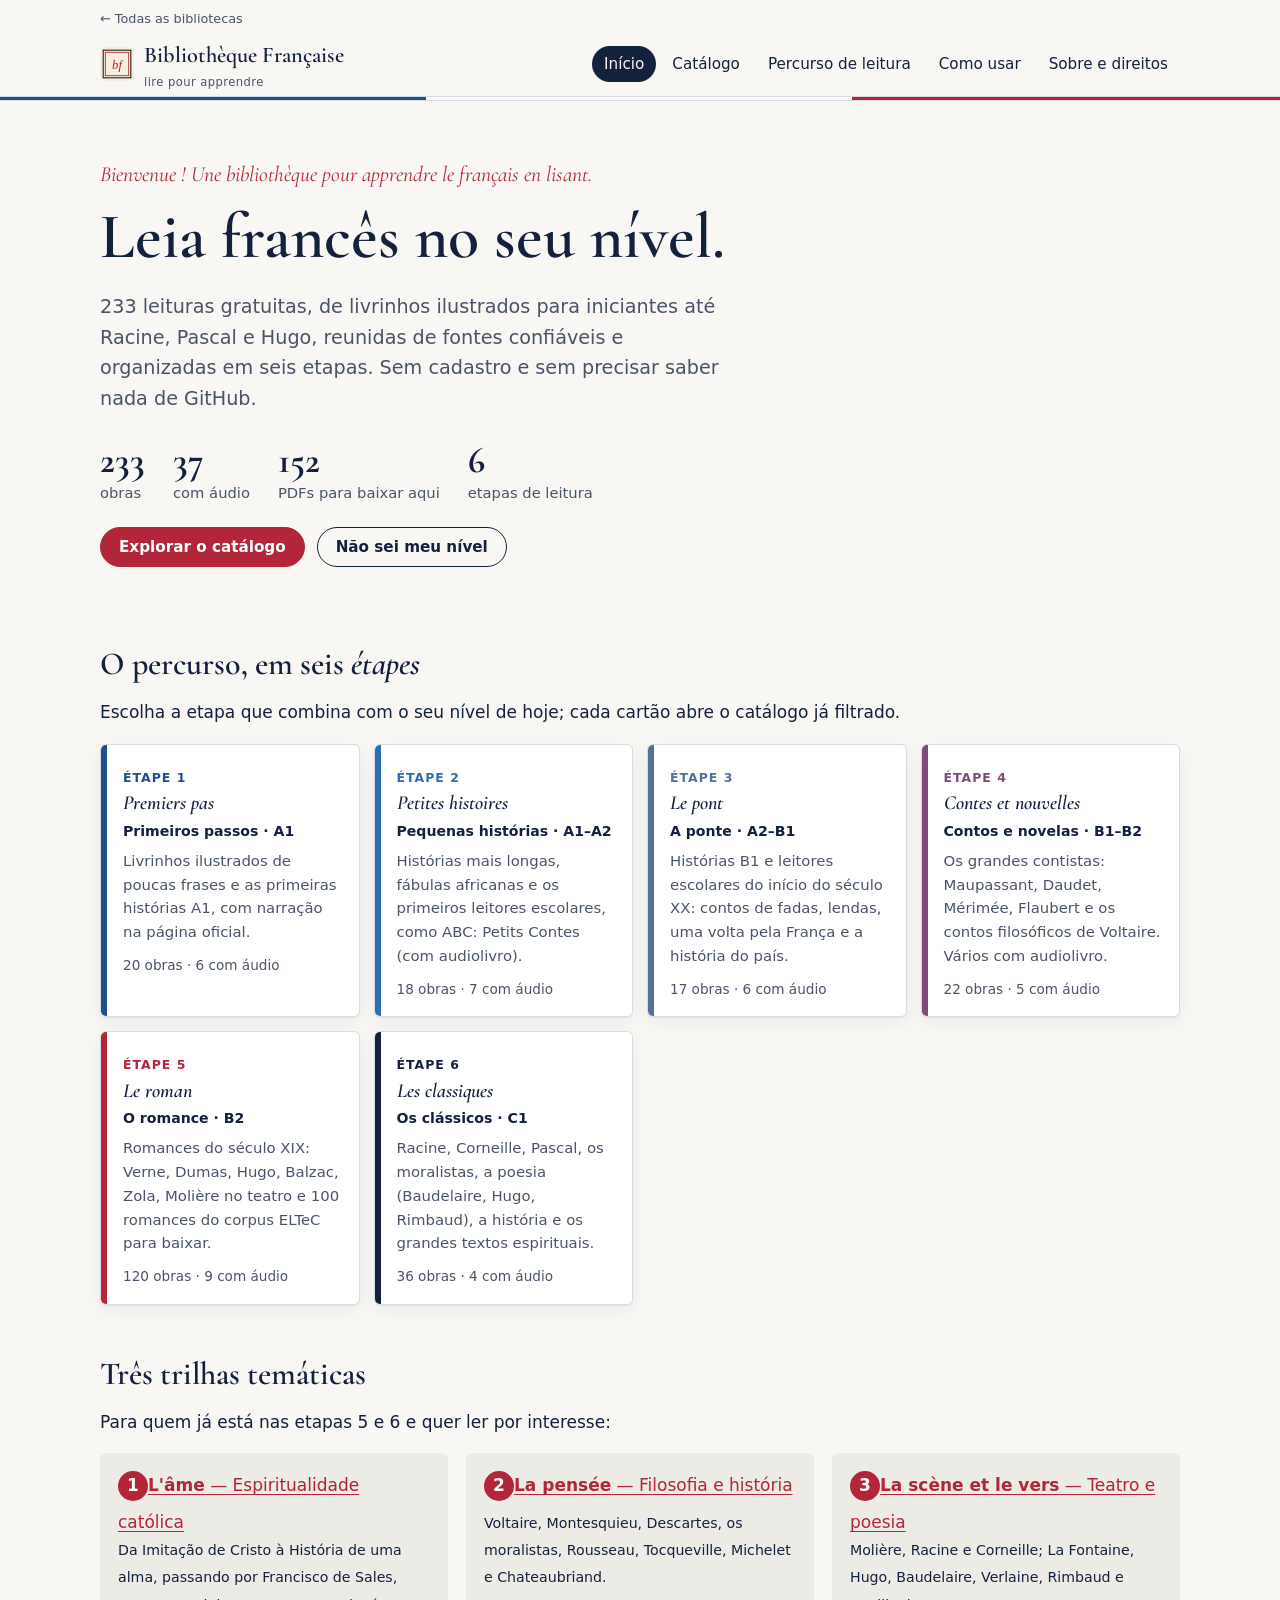
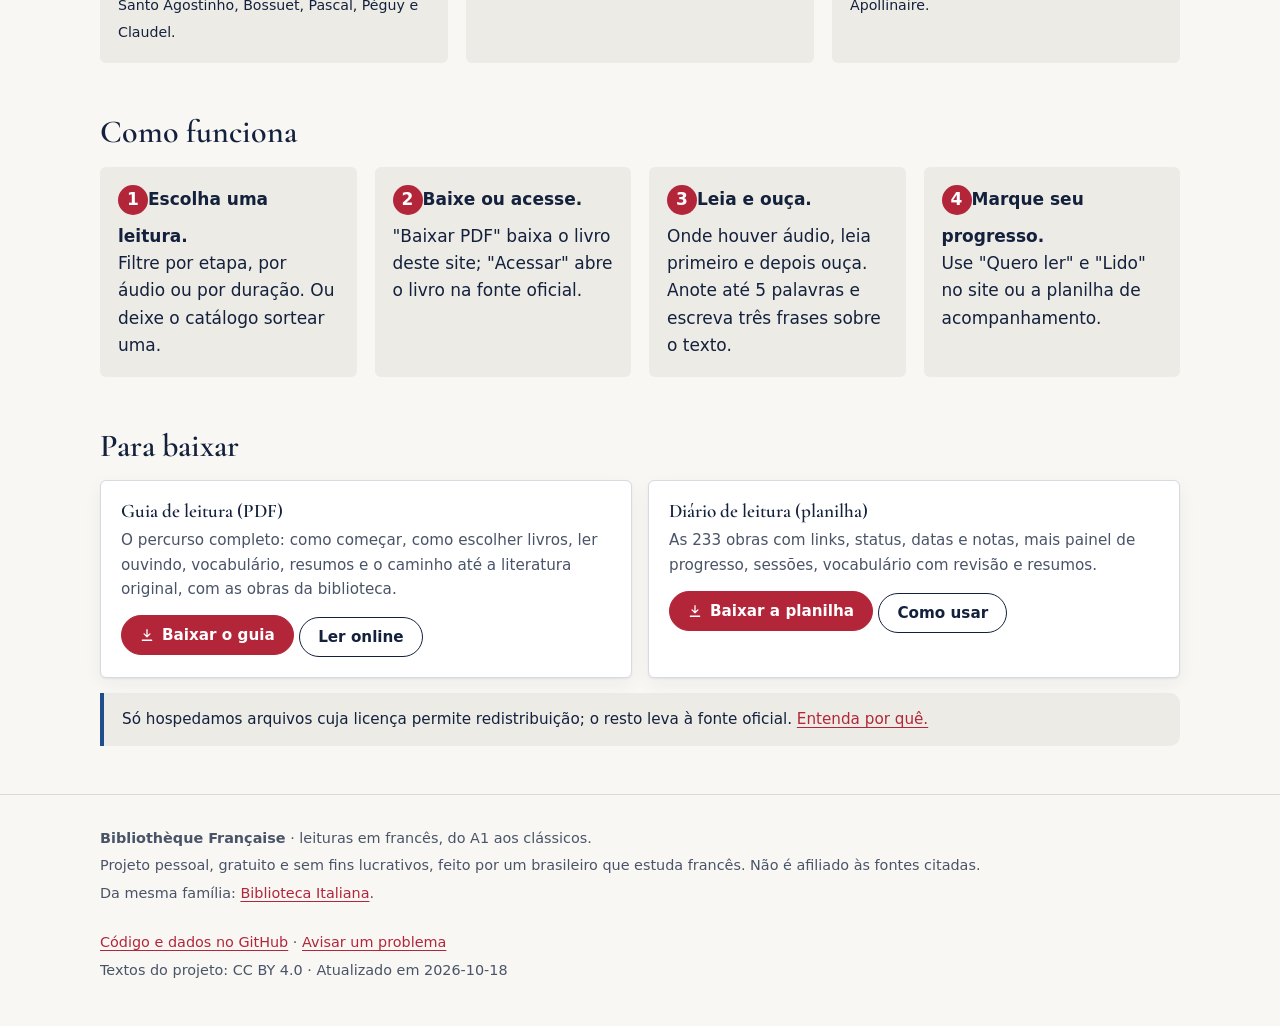
<file: docs/index.html>
<!doctype html>
<html lang="pt-BR">
<head>
<meta charset="utf-8">
<meta name="viewport" content="width=device-width, initial-scale=1">
<title>Bibliothèque Française — leituras em francês por nível, do A1 aos clássicos</title>
<meta name="description" content="233 leituras gratuitas em francês organizadas por nível: livrinhos ilustrados, histórias A1–B2 com áudio, contos, romances e clássicos. Guia de leitura em PDF e planilha de acompanhamento.">
<link rel="canonical" href="https://oaleffemanuel.github.io/biblioth-que-fran-aise/">
<meta property="og:url" content="https://oaleffemanuel.github.io/biblioth-que-fran-aise/">
<meta property="og:type" content="website">
<meta property="og:site_name" content="Bibliothèque Française">
<meta property="og:title" content="Bibliothèque Française — leituras em francês por nível, do A1 aos clássicos">
<meta property="og:description" content="233 leituras gratuitas em francês organizadas por nível: livrinhos ilustrados, histórias A1–B2 com áudio, contos, romances e clássicos. Guia de leitura em PDF e planilha de acompanhamento.">
<meta property="og:image" content="https://oaleffemanuel.github.io/biblioth-que-fran-aise/assets/og.png">
<meta property="og:locale" content="pt_BR">
<meta name="twitter:card" content="summary_large_image">
<meta name="theme-color" content="#14213d">
<link rel="icon" href="assets/favicon.svg" type="image/svg+xml">
<link rel="preconnect" href="https://fonts.googleapis.com">
<link rel="preconnect" href="https://fonts.gstatic.com" crossorigin>
<link href="https://fonts.googleapis.com/css2?family=Cormorant+Garamond:ital,wght@0,500;0,600;1,500;1,600&display=swap" rel="stylesheet">
<link rel="stylesheet" href="assets/style.css?v=d7c289f2">
<script type="application/ld+json">{"@context": "https://schema.org", "@type": "WebSite", "name": "Bibliothèque Française", "url": "https://oaleffemanuel.github.io/biblioth-que-fran-aise/", "inLanguage": "pt-BR", "description": "Biblioteca gratuita de leituras em francês organizadas por nível, do A1 aos clássicos."}</script>
</head>
<body>
<a class="skip" href="#conteudo">Pular para o conteúdo</a>
<header class="site-header">
<div class="eco"><a href="https://lg.korium.co/">← Todas as bibliotecas</a></div>
<div class="wrap">
<a class="brand" href="./"><img src="assets/favicon.svg" alt="" width="34" height="34"><span>Bibliothèque Française<small>lire pour apprendre</small></span></a>
<button class="nav-toggle" type="button" id="nav-toggle" aria-expanded="false" aria-controls="menu" hidden>Menu</button>
<nav class="nav" id="menu" aria-label="Principal"><a href="./" aria-current="page">Início</a><a href="catalogo.html">Catálogo</a><a href="plano.html">Percurso de leitura</a><a href="guia.html">Como usar</a><a href="sobre.html">Sobre e direitos</a></nav>
</div></header>
<main id="conteudo">
<section class="hero"><div class="wrap">
<p class="kicker">Bienvenue ! Une bibliothèque pour apprendre le français en lisant.</p>
<h1>Leia francês no seu nível.</h1>
<p class="lead">233 leituras gratuitas, de livrinhos ilustrados para iniciantes até Racine, Pascal e Hugo, reunidas de fontes confiáveis e organizadas em seis etapas. Sem cadastro e sem precisar saber nada de GitHub.</p>
<ul class="stats"><li><b>233</b>obras</li><li><b>37</b>com áudio</li><li><b>152</b>PDFs para baixar aqui</li><li><b>6</b>etapas de leitura</li></ul>
<div class="cta"><a class="btn accent" href="catalogo.html">Explorar o catálogo</a><a class="btn ghost" href="plano.html#onde-comecar">Não sei meu nível</a></div>
</div></section>
<section class="wrap"><h2>O percurso, em seis <i>étapes</i></h2>
<p>Escolha a etapa que combina com o seu nível de hoje; cada cartão abre o catálogo já filtrado.</p>
<div class="tappe"><a class="tappa c1" href="catalogo.html?etapa=1"><span class="num">Étape 1</span><h3>Premiers pas</h3><span class="lvl">Primeiros passos · A1</span><p>Livrinhos ilustrados de poucas frases e as primeiras histórias A1, com narração na página oficial.</p><div class="count">20 obras · 6 com áudio</div></a><a class="tappa c2" href="catalogo.html?etapa=2"><span class="num">Étape 2</span><h3>Petites histoires</h3><span class="lvl">Pequenas histórias · A1–A2</span><p>Histórias mais longas, fábulas africanas e os primeiros leitores escolares, como ABC: Petits Contes (com audiolivro).</p><div class="count">18 obras · 7 com áudio</div></a><a class="tappa c3" href="catalogo.html?etapa=3"><span class="num">Étape 3</span><h3>Le pont</h3><span class="lvl">A ponte · A2–B1</span><p>Histórias B1 e leitores escolares do início do século XX: contos de fadas, lendas, uma volta pela França e a história do país.</p><div class="count">17 obras · 6 com áudio</div></a><a class="tappa c4" href="catalogo.html?etapa=4"><span class="num">Étape 4</span><h3>Contes et nouvelles</h3><span class="lvl">Contos e novelas · B1–B2</span><p>Os grandes contistas: Maupassant, Daudet, Mérimée, Flaubert e os contos filosóficos de Voltaire. Vários com audiolivro.</p><div class="count">22 obras · 5 com áudio</div></a><a class="tappa c5" href="catalogo.html?etapa=5"><span class="num">Étape 5</span><h3>Le roman</h3><span class="lvl">O romance · B2</span><p>Romances do século XIX: Verne, Dumas, Hugo, Balzac, Zola, Molière no teatro e 100 romances do corpus ELTeC para baixar.</p><div class="count">120 obras · 9 com áudio</div></a><a class="tappa c6" href="catalogo.html?etapa=6"><span class="num">Étape 6</span><h3>Les classiques</h3><span class="lvl">Os clássicos · C1</span><p>Racine, Corneille, Pascal, os moralistas, a poesia (Baudelaire, Hugo, Rimbaud), a história e os grandes textos espirituais.</p><div class="count">36 obras · 4 com áudio</div></a></div>
</section>
<section class="wrap"><h2>Três trilhas temáticas</h2>
<p>Para quem já está nas etapas 5 e 6 e quer ler por interesse:</p>
<ul class="steps trilhas"><li><a href="catalogo.html?trilha=espiritualidade"><b class="it">L&#x27;âme</b> — Espiritualidade católica</a><br><small>Da Imitação de Cristo à História de uma alma, passando por Francisco de Sales, Santo Agostinho, Bossuet, Pascal, Péguy e Claudel.</small></li><li><a href="catalogo.html?trilha=pensamento"><b class="it">La pensée</b> — Filosofia e história</a><br><small>Voltaire, Montesquieu, Descartes, os moralistas, Rousseau, Tocqueville, Michelet e Chateaubriand.</small></li><li><a href="catalogo.html?trilha=poesia-teatro"><b class="it">La scène et le vers</b> — Teatro e poesia</a><br><small>Molière, Racine e Corneille; La Fontaine, Hugo, Baudelaire, Verlaine, Rimbaud e Apollinaire.</small></li></ul>
</section>
<section class="wrap"><h2>Como funciona</h2>
<ol class="steps">
<li><b>Escolha uma leitura.</b><br>Filtre por etapa, por áudio ou por duração. Ou deixe o catálogo sortear uma.</li>
<li><b>Baixe ou acesse.</b><br>"Baixar PDF" baixa o livro deste site; "Acessar" abre o livro na fonte oficial.</li>
<li><b>Leia e ouça.</b><br>Onde houver áudio, leia primeiro e depois ouça. Anote até 5 palavras e escreva três frases sobre o texto.</li>
<li><b>Marque seu progresso.</b><br>Use "Quero ler" e "Lido" no site ou a planilha de acompanhamento.</li>
</ol></section>
<section class="wrap"><h2>Para baixar</h2>
<div class="downloads">
<div class="dl"><h3>Guia de leitura (PDF)</h3><p>O percurso completo: como começar, como escolher livros, ler ouvindo, vocabulário, resumos e o caminho até a literatura original, com as obras da biblioteca.</p><a class="btn accent" href="telechargements/guia-de-leitura-bibliotheque-francaise.pdf" download><svg aria-hidden="true" width="14" height="14" viewBox="0 0 24 24" fill="none" stroke="currentColor" stroke-width="2.2" stroke-linecap="round"><path d="M12 3v12m0 0-5-5m5 5 5-5M4 21h16"/></svg> Baixar o guia</a> <a class="btn ghost" href="plano.html">Ler online</a></div>
<div class="dl"><h3>Diário de leitura (planilha)</h3><p>As 233 obras com links, status, datas e notas, mais painel de progresso, sessões, vocabulário com revisão e resumos.</p><a class="btn accent" href="telechargements/diario-de-leitura-bibliotheque-francaise.xlsx" download><svg aria-hidden="true" width="14" height="14" viewBox="0 0 24 24" fill="none" stroke="currentColor" stroke-width="2.2" stroke-linecap="round"><path d="M12 3v12m0 0-5-5m5 5 5-5M4 21h16"/></svg> Baixar a planilha</a> <a class="btn ghost" href="guia.html#planilha">Como usar</a></div>
</div>
<p class="note">Só hospedamos arquivos cuja licença permite redistribuição; o resto leva à fonte oficial. <a href="sobre.html#direitos">Entenda por quê.</a></p>
</section>
</main>
<footer class="site-footer"><div class="wrap">
<div><p><b>Bibliothèque Française</b> · leituras em francês, do A1 aos clássicos.</p>
<p>Projeto pessoal, gratuito e sem fins lucrativos, feito por um brasileiro que estuda francês. Não é afiliado às fontes citadas.</p>
<p>Da mesma família: <a href="https://oaleffemanuel.github.io/biblioteca-italiana/">Biblioteca Italiana</a>.</p></div>
<div><p><a href="https://github.com/oaleffemanuel/biblioth-que-fran-aise">Código e dados no GitHub</a> · <a href="https://github.com/oaleffemanuel/biblioth-que-fran-aise/issues">Avisar um problema</a></p>
<p>Textos do projeto: CC BY 4.0 · Atualizado em 2026-10-18</p></div>
</div></footer>
<script src="assets/app.js?v=d7c289f2" defer></script>
</body>
</html>
</file>
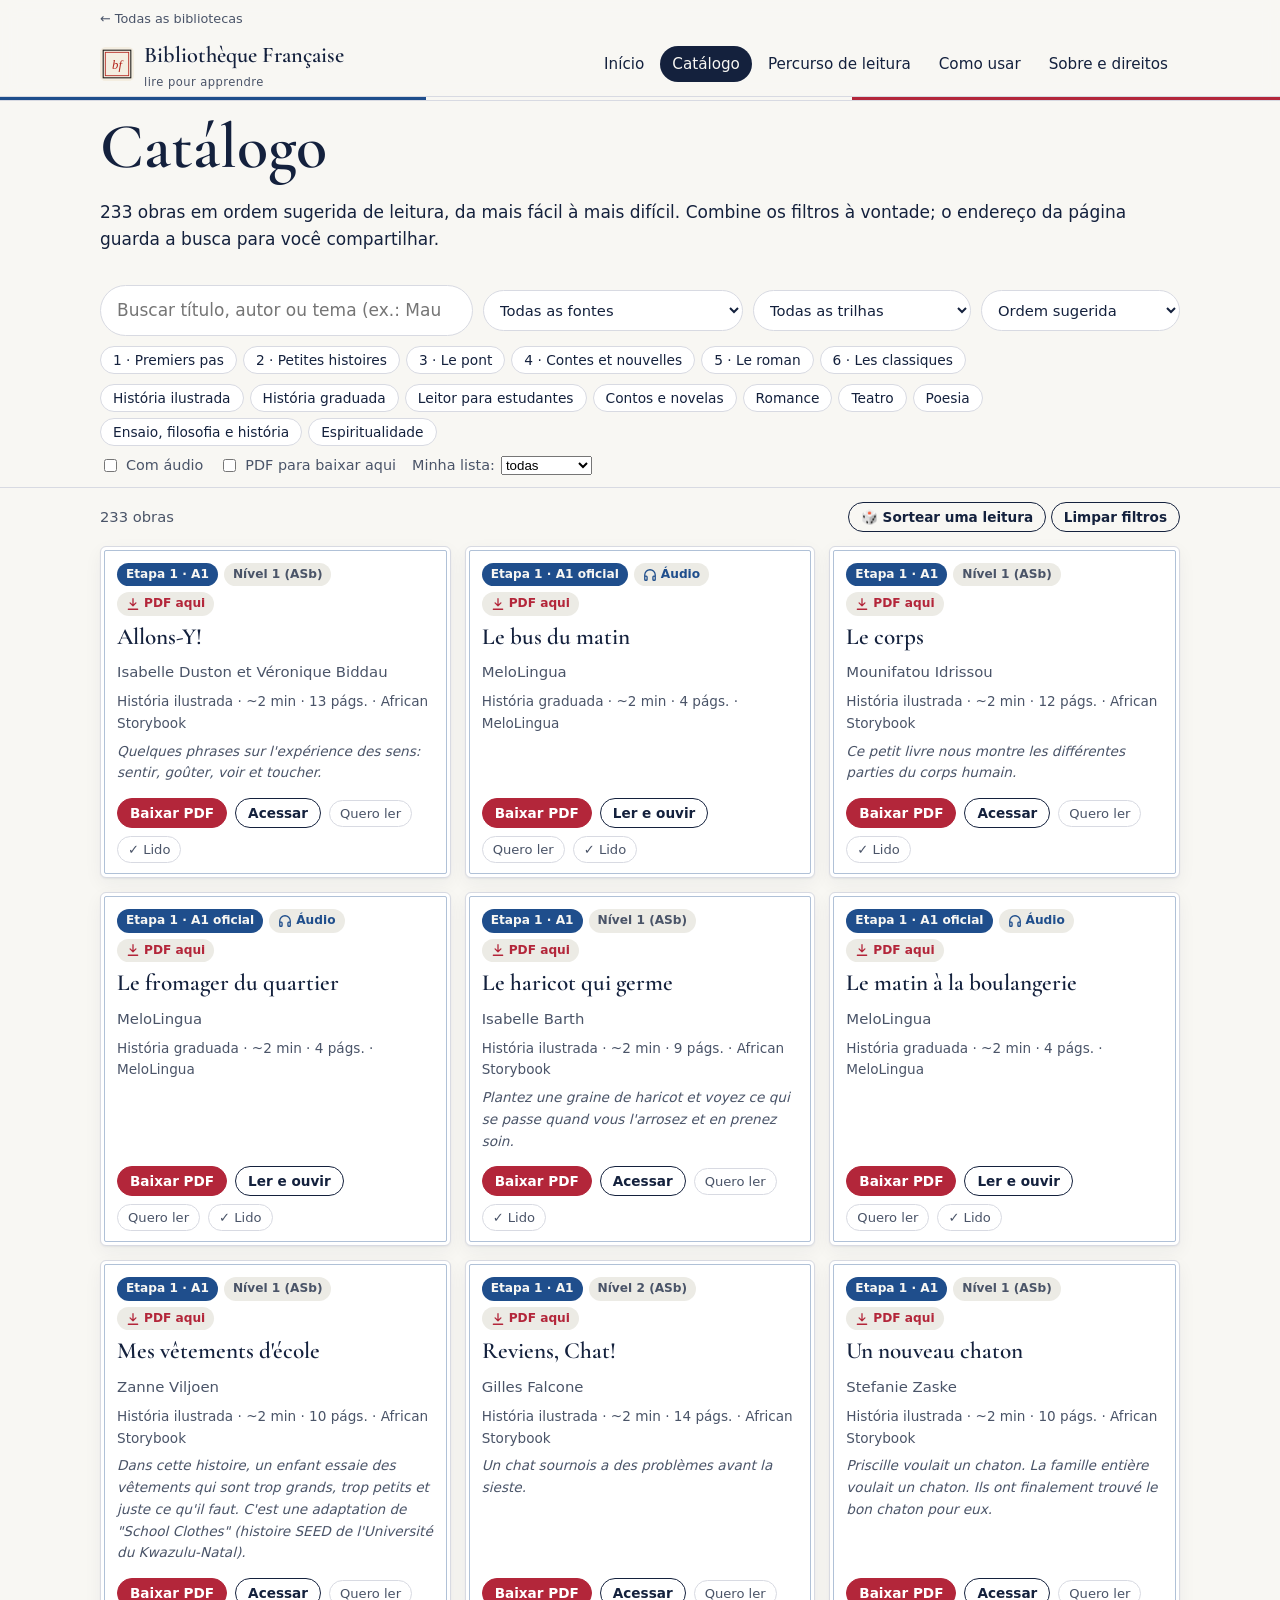
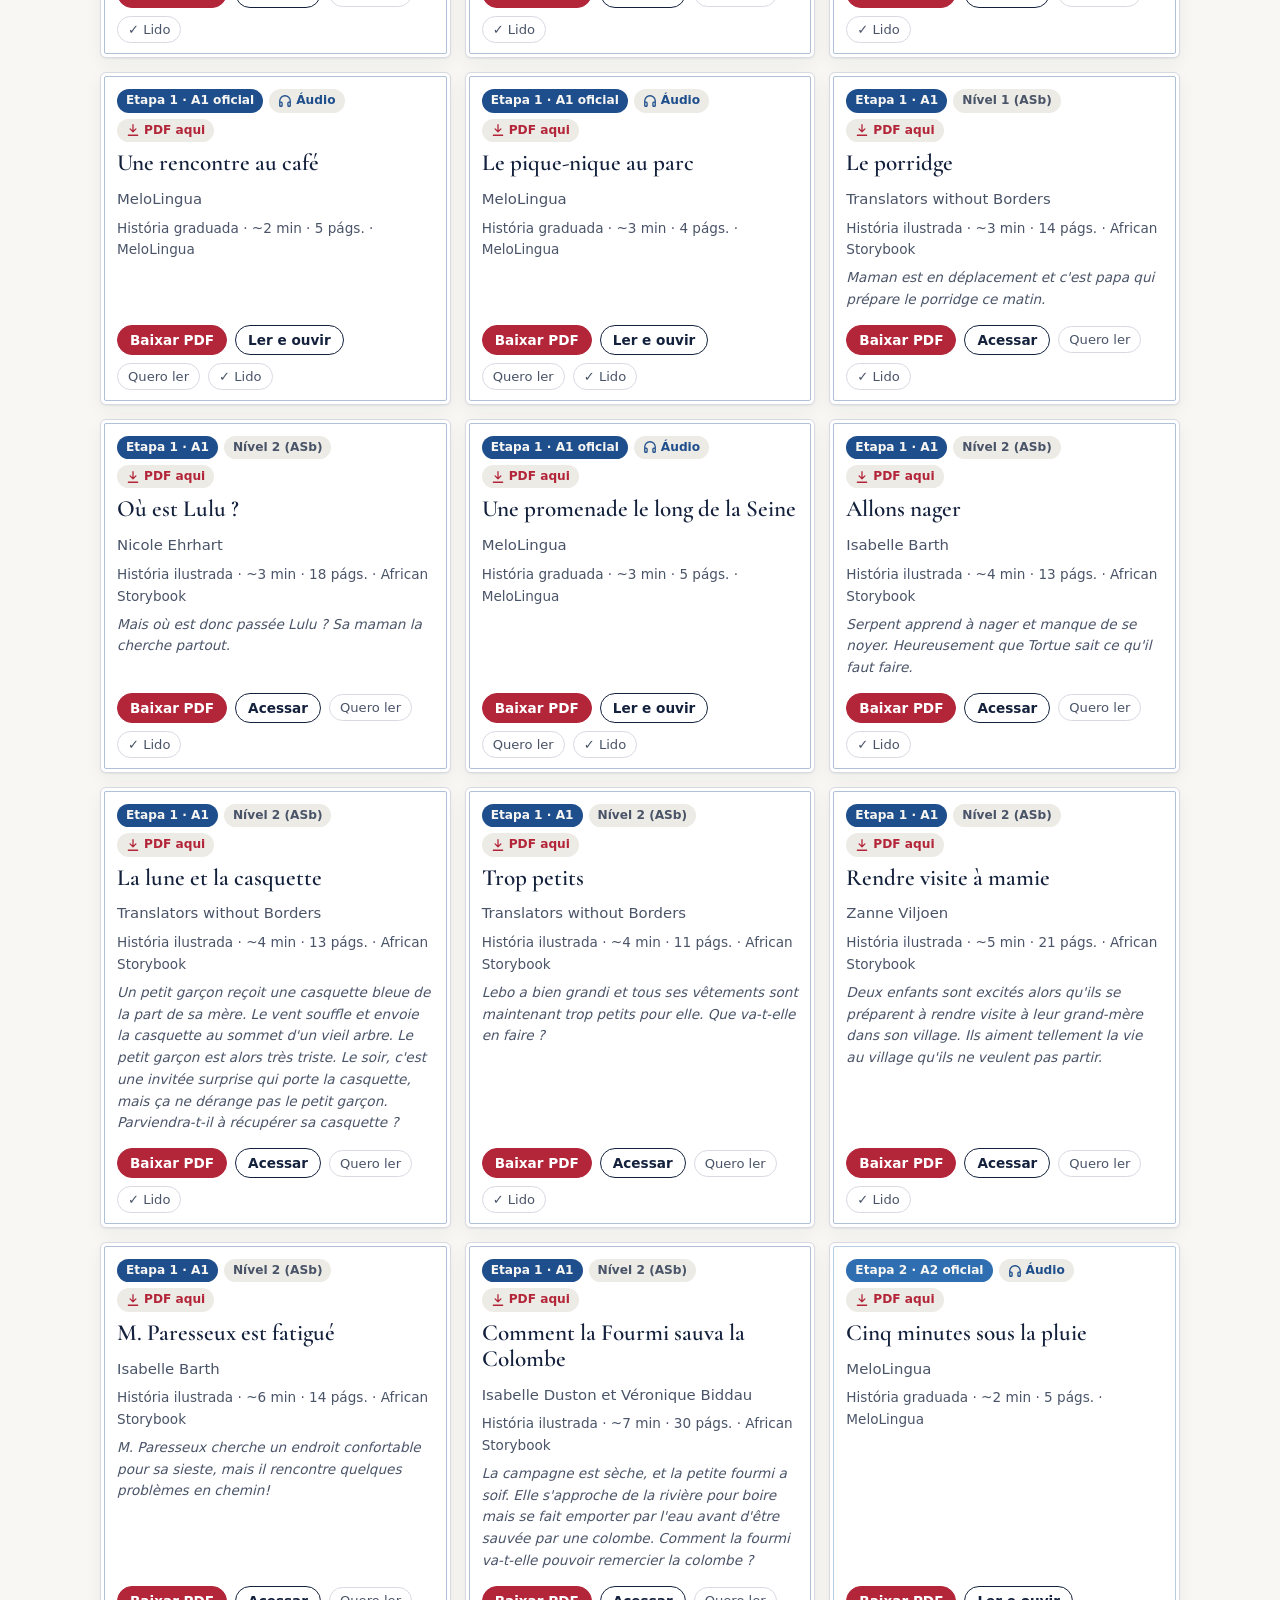
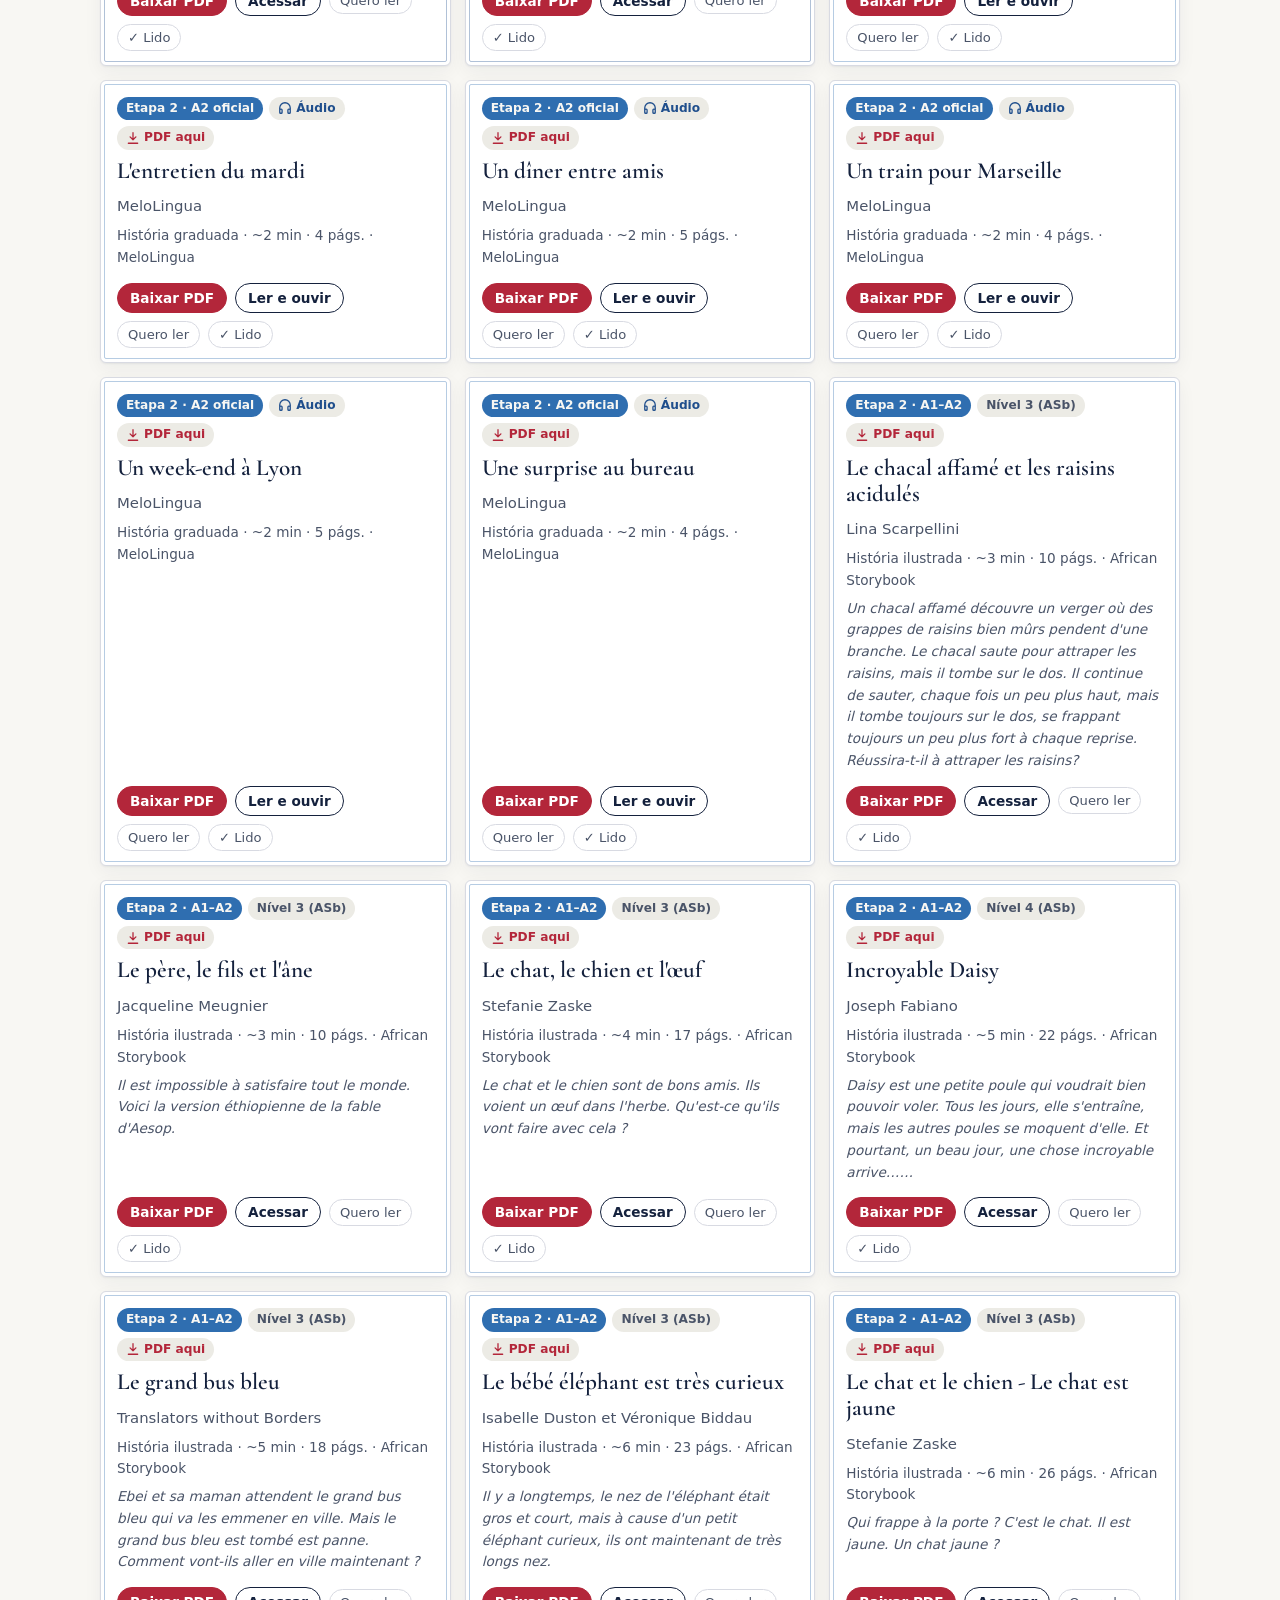
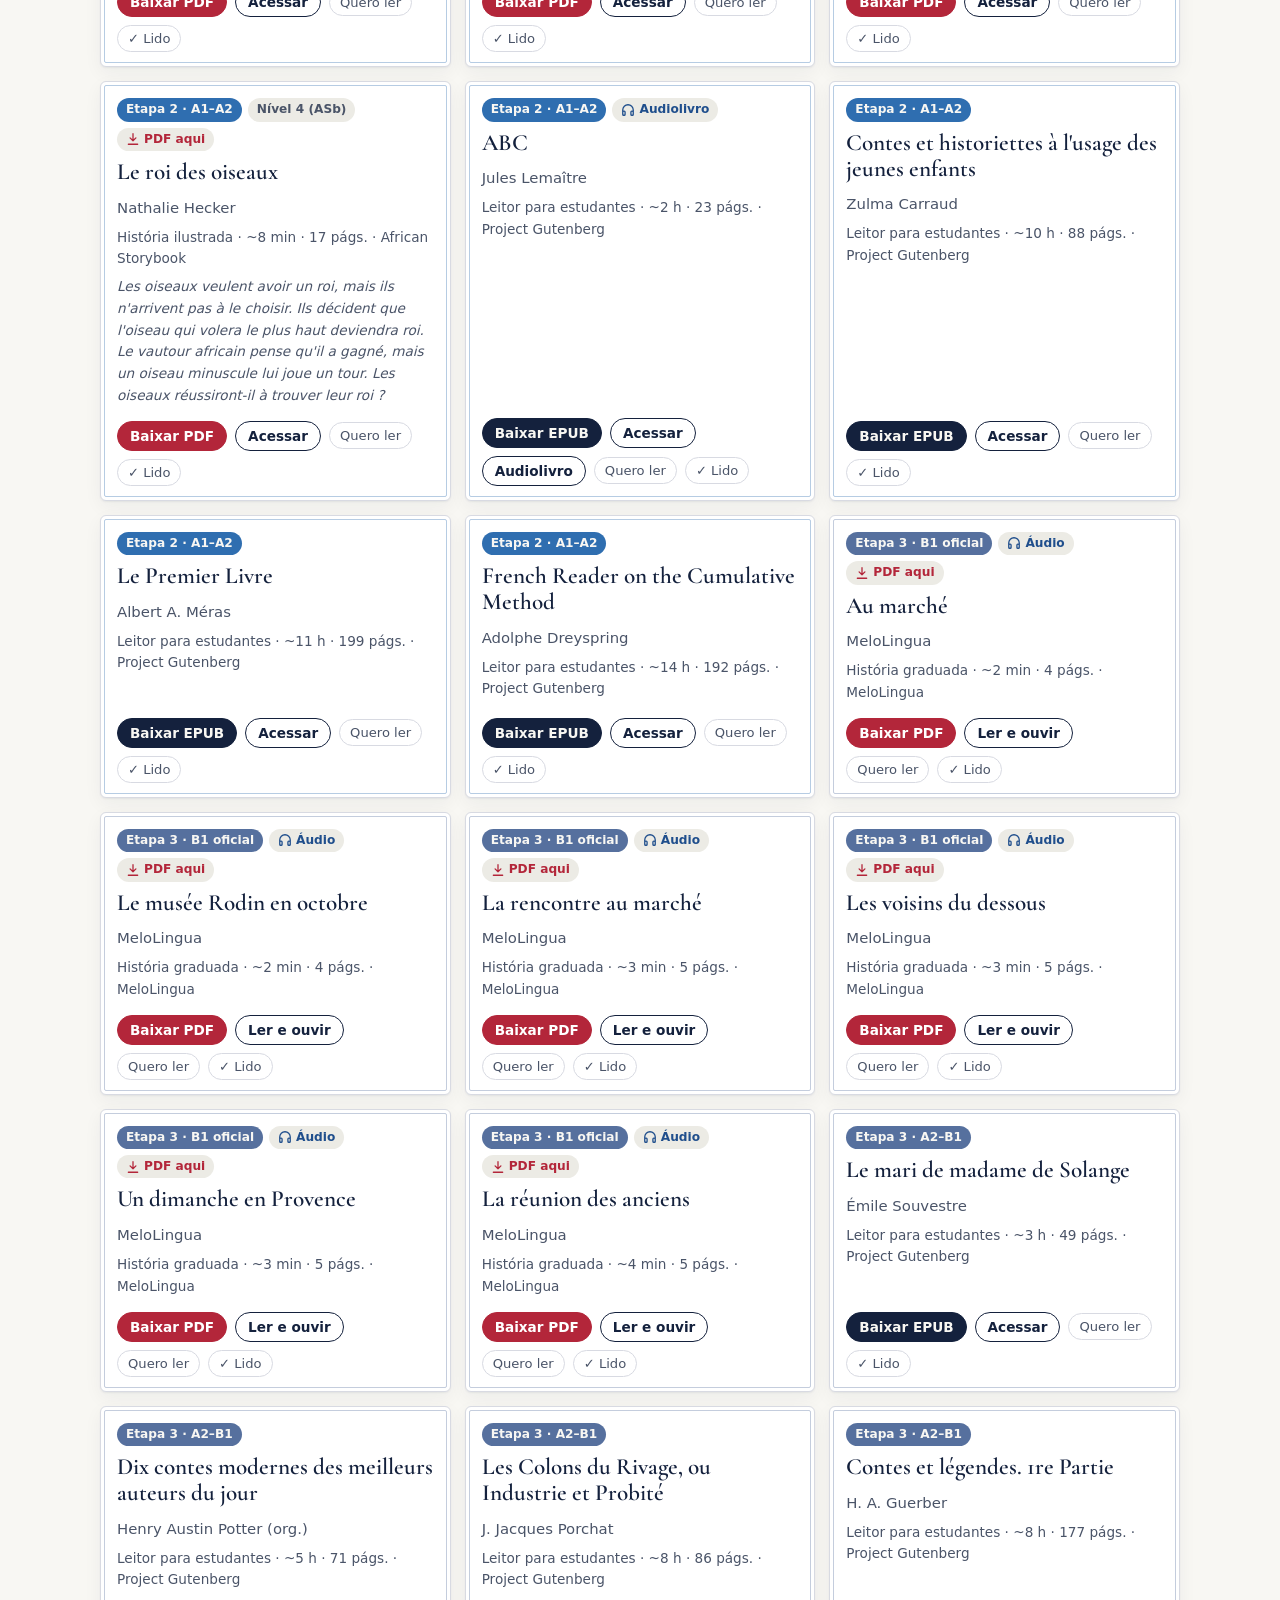
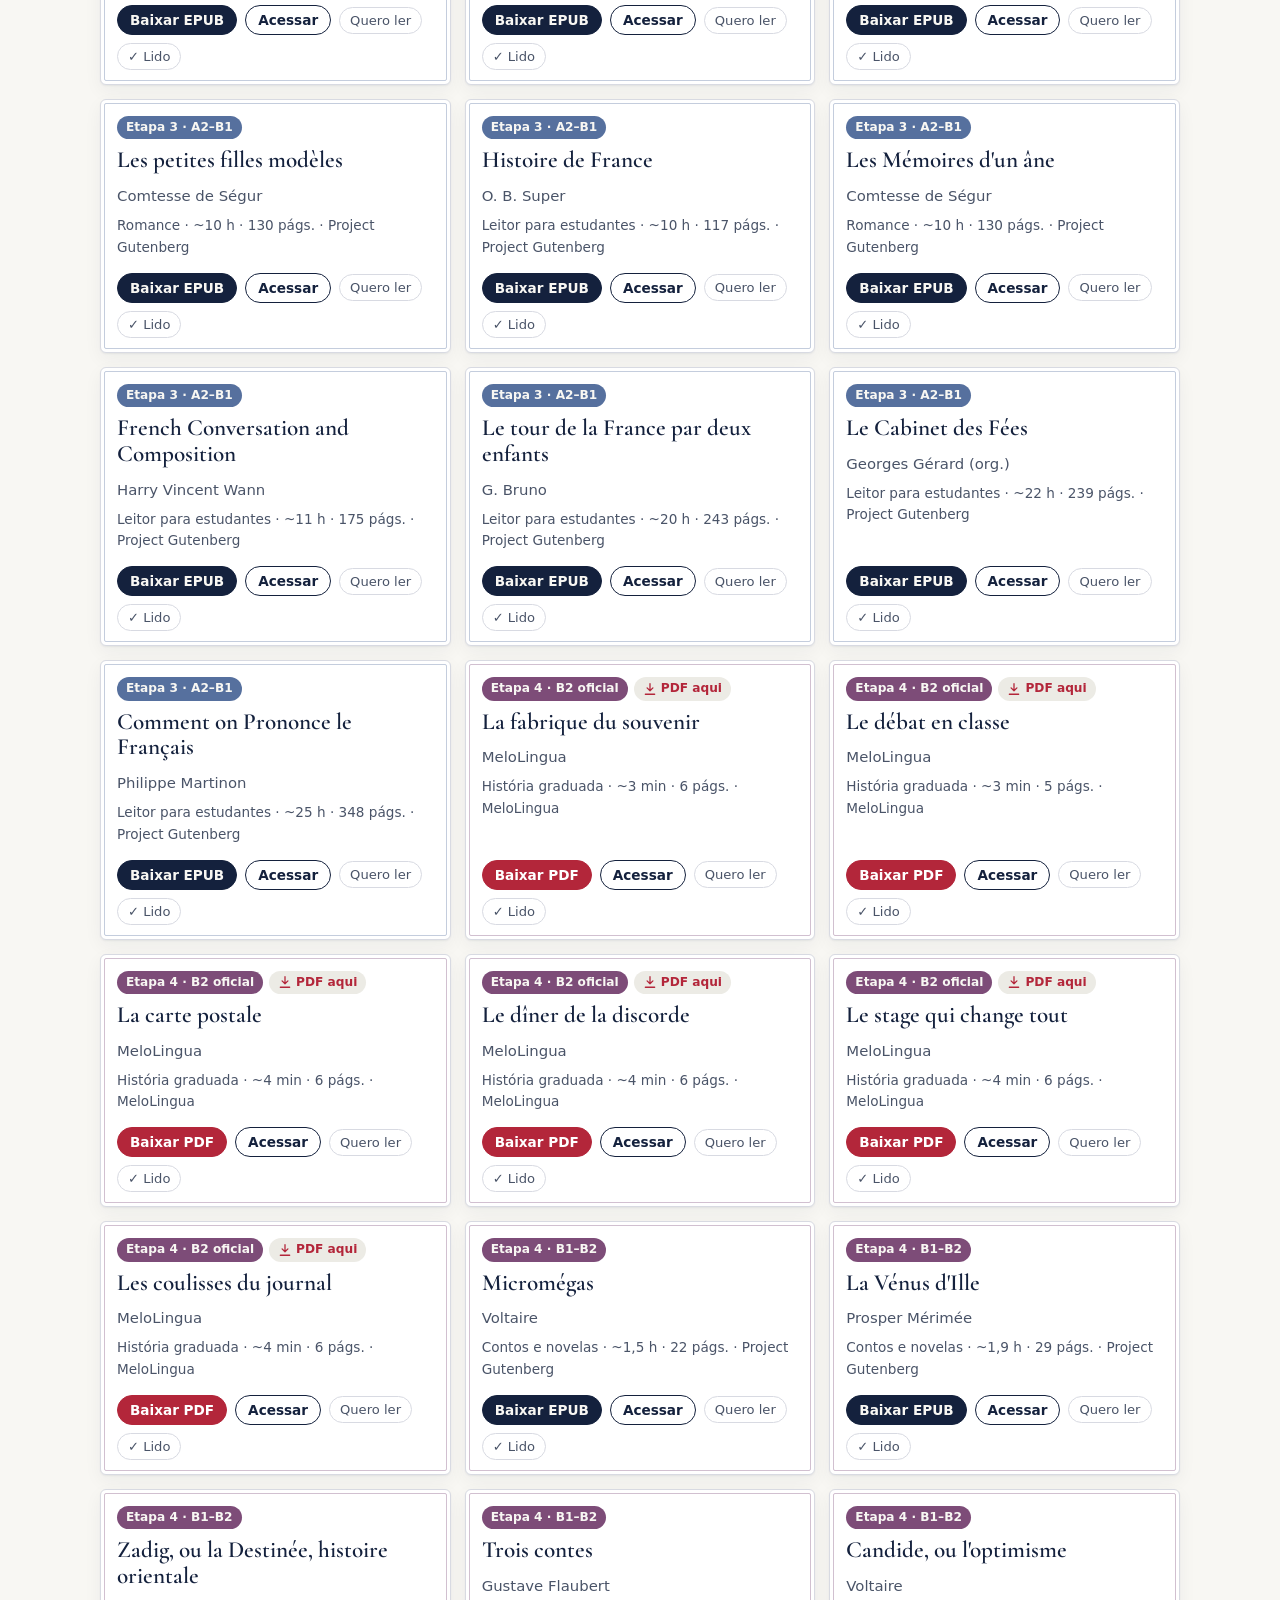
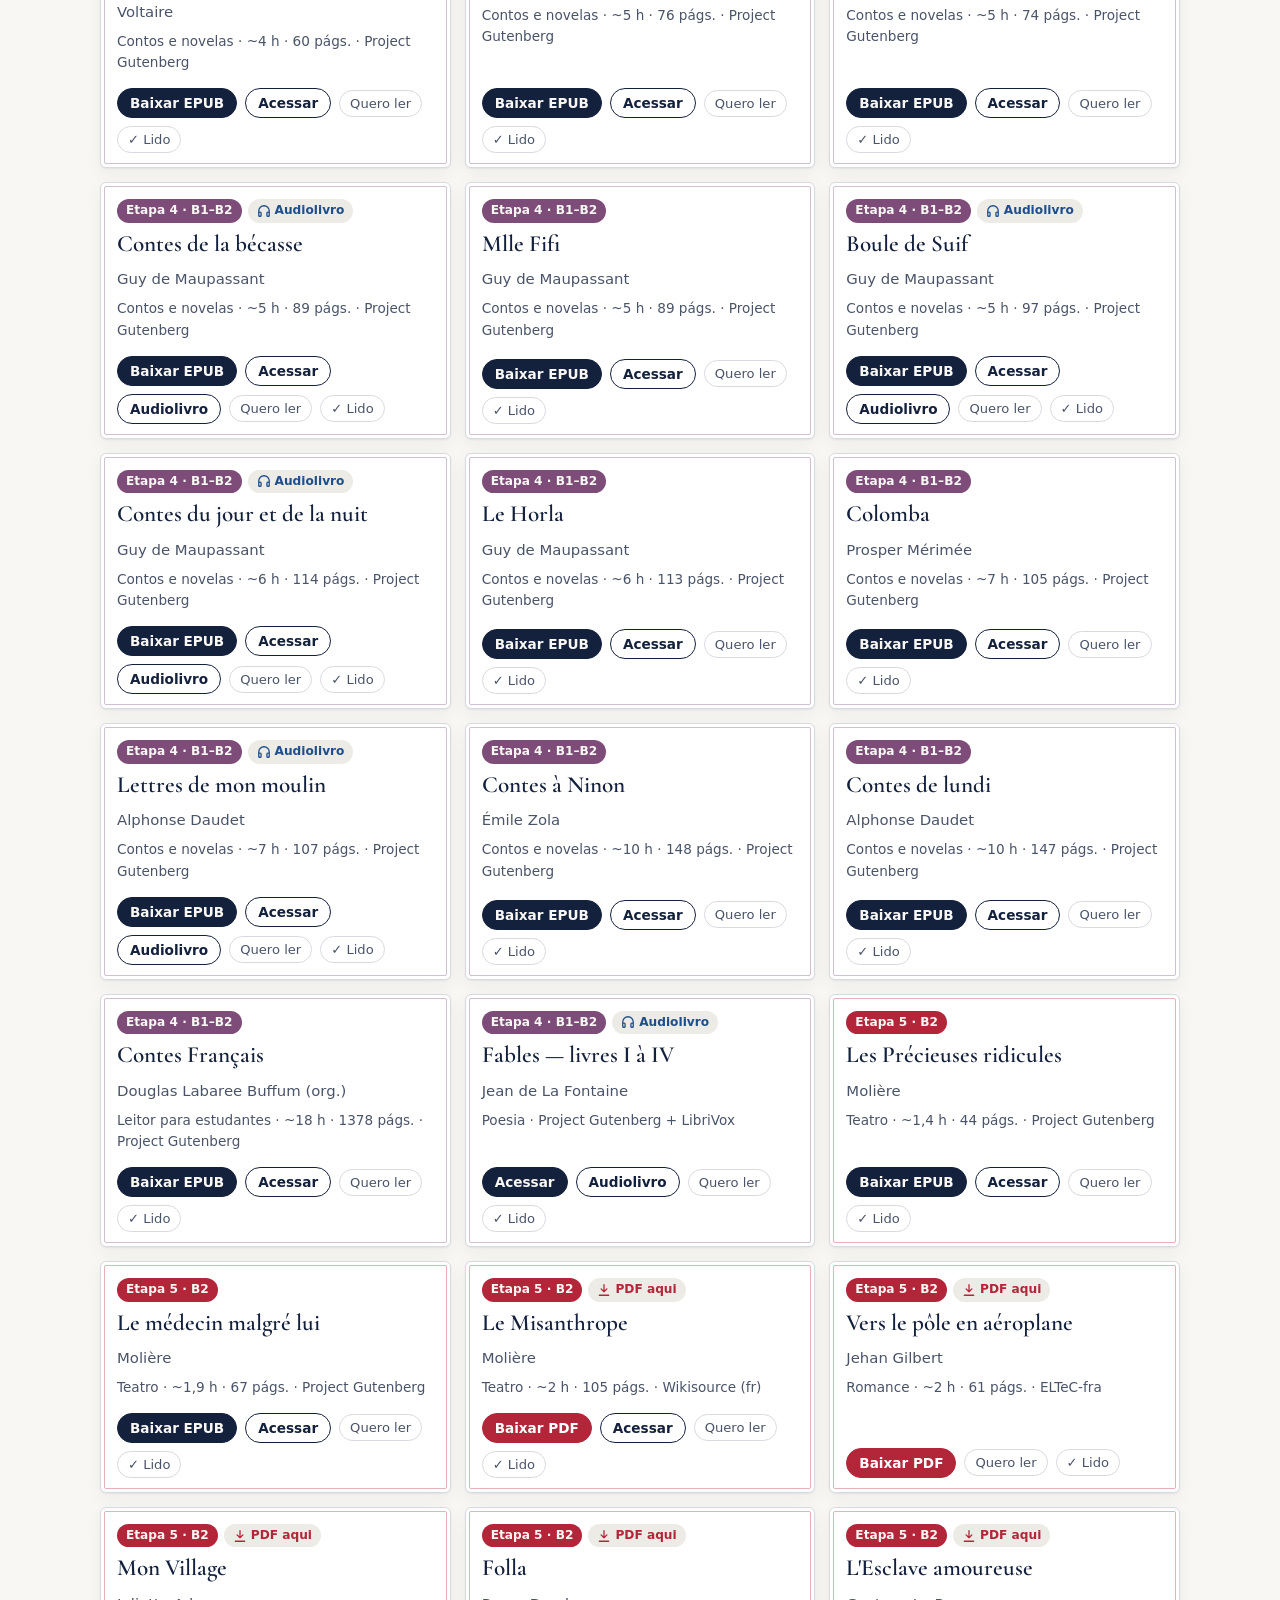
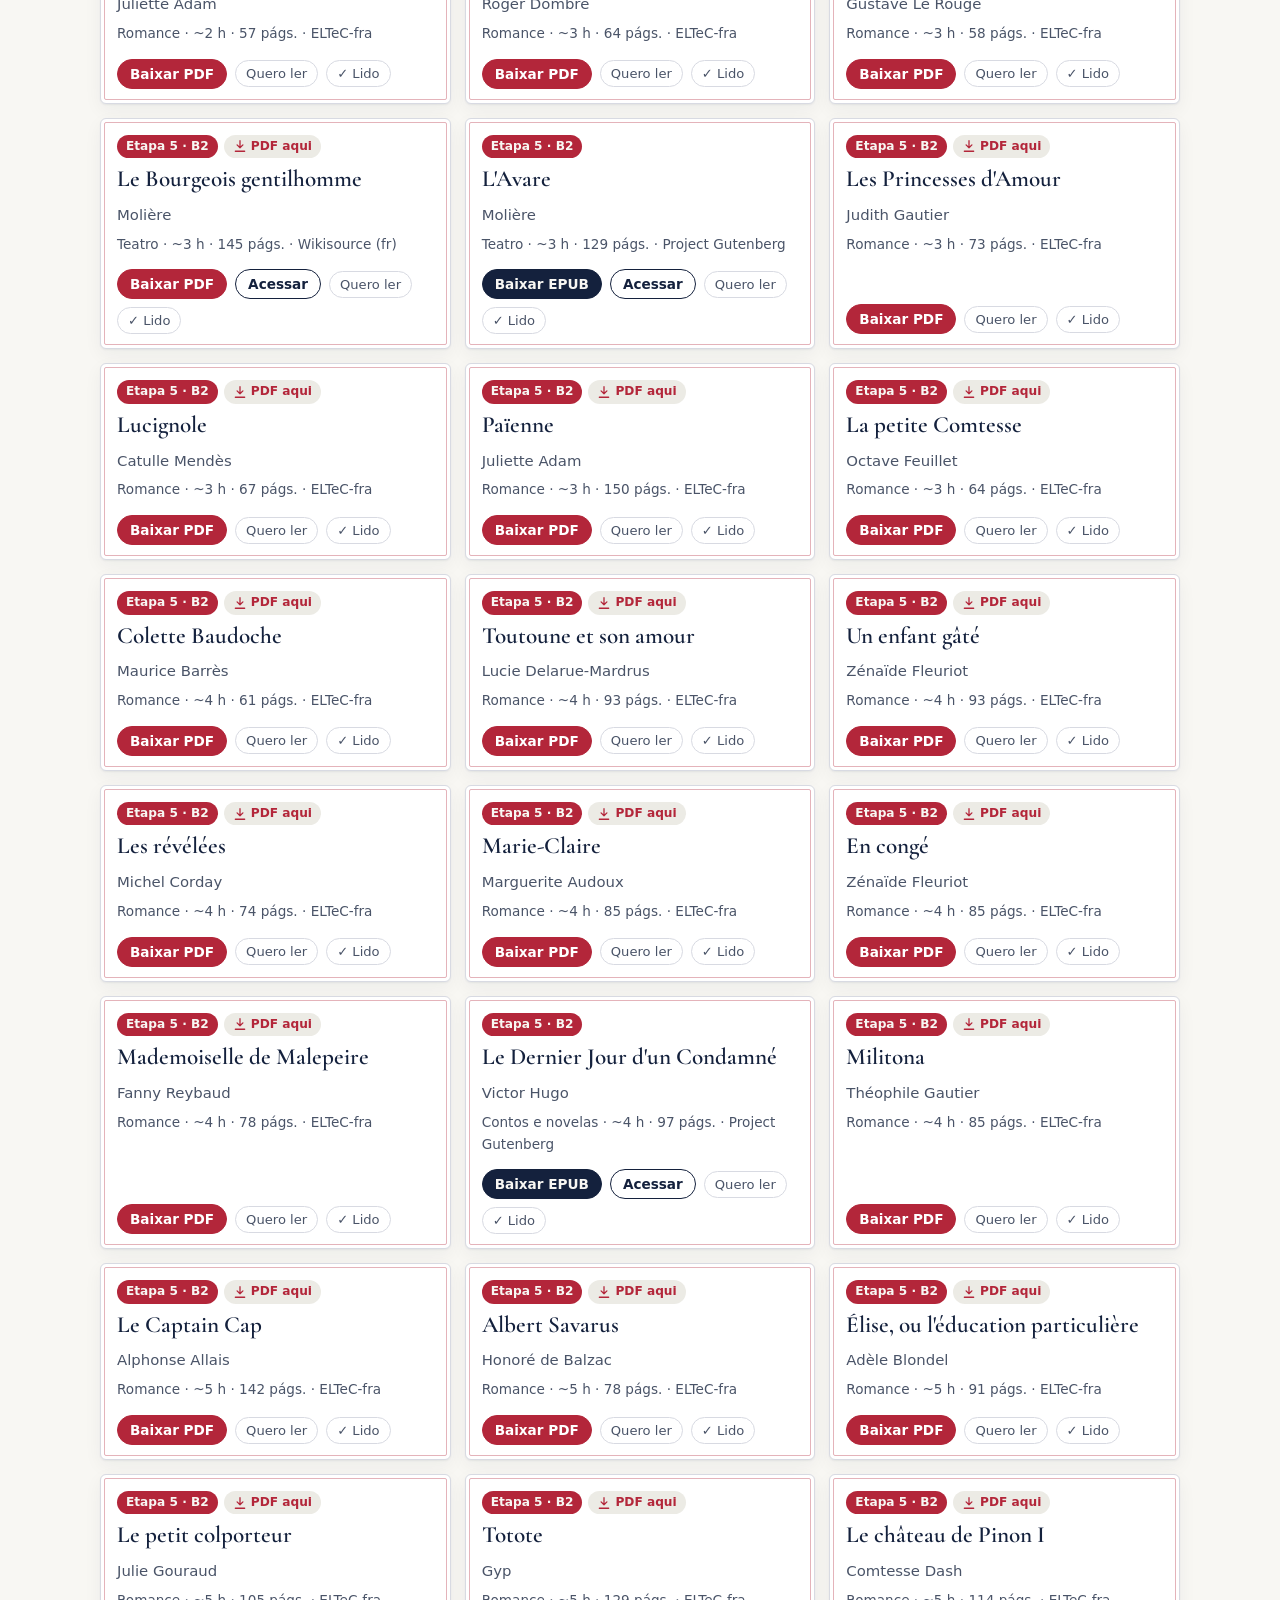
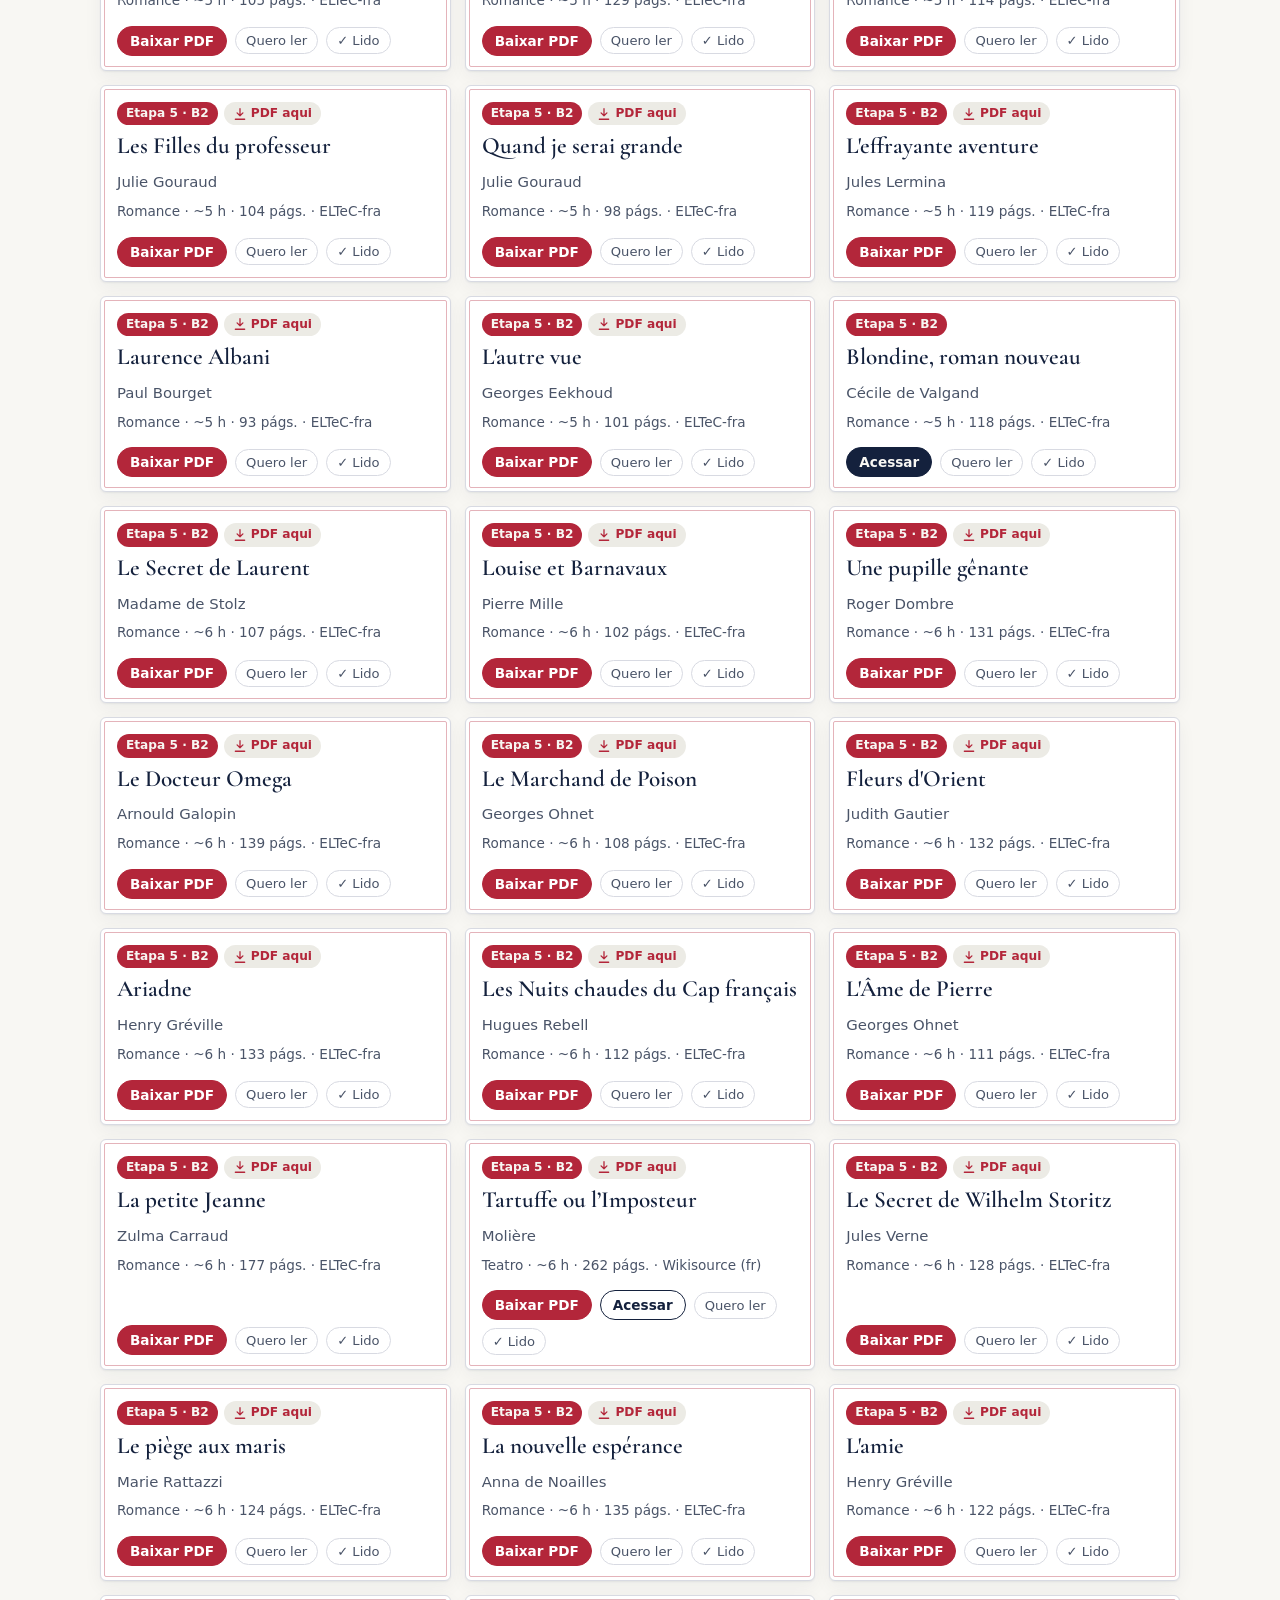
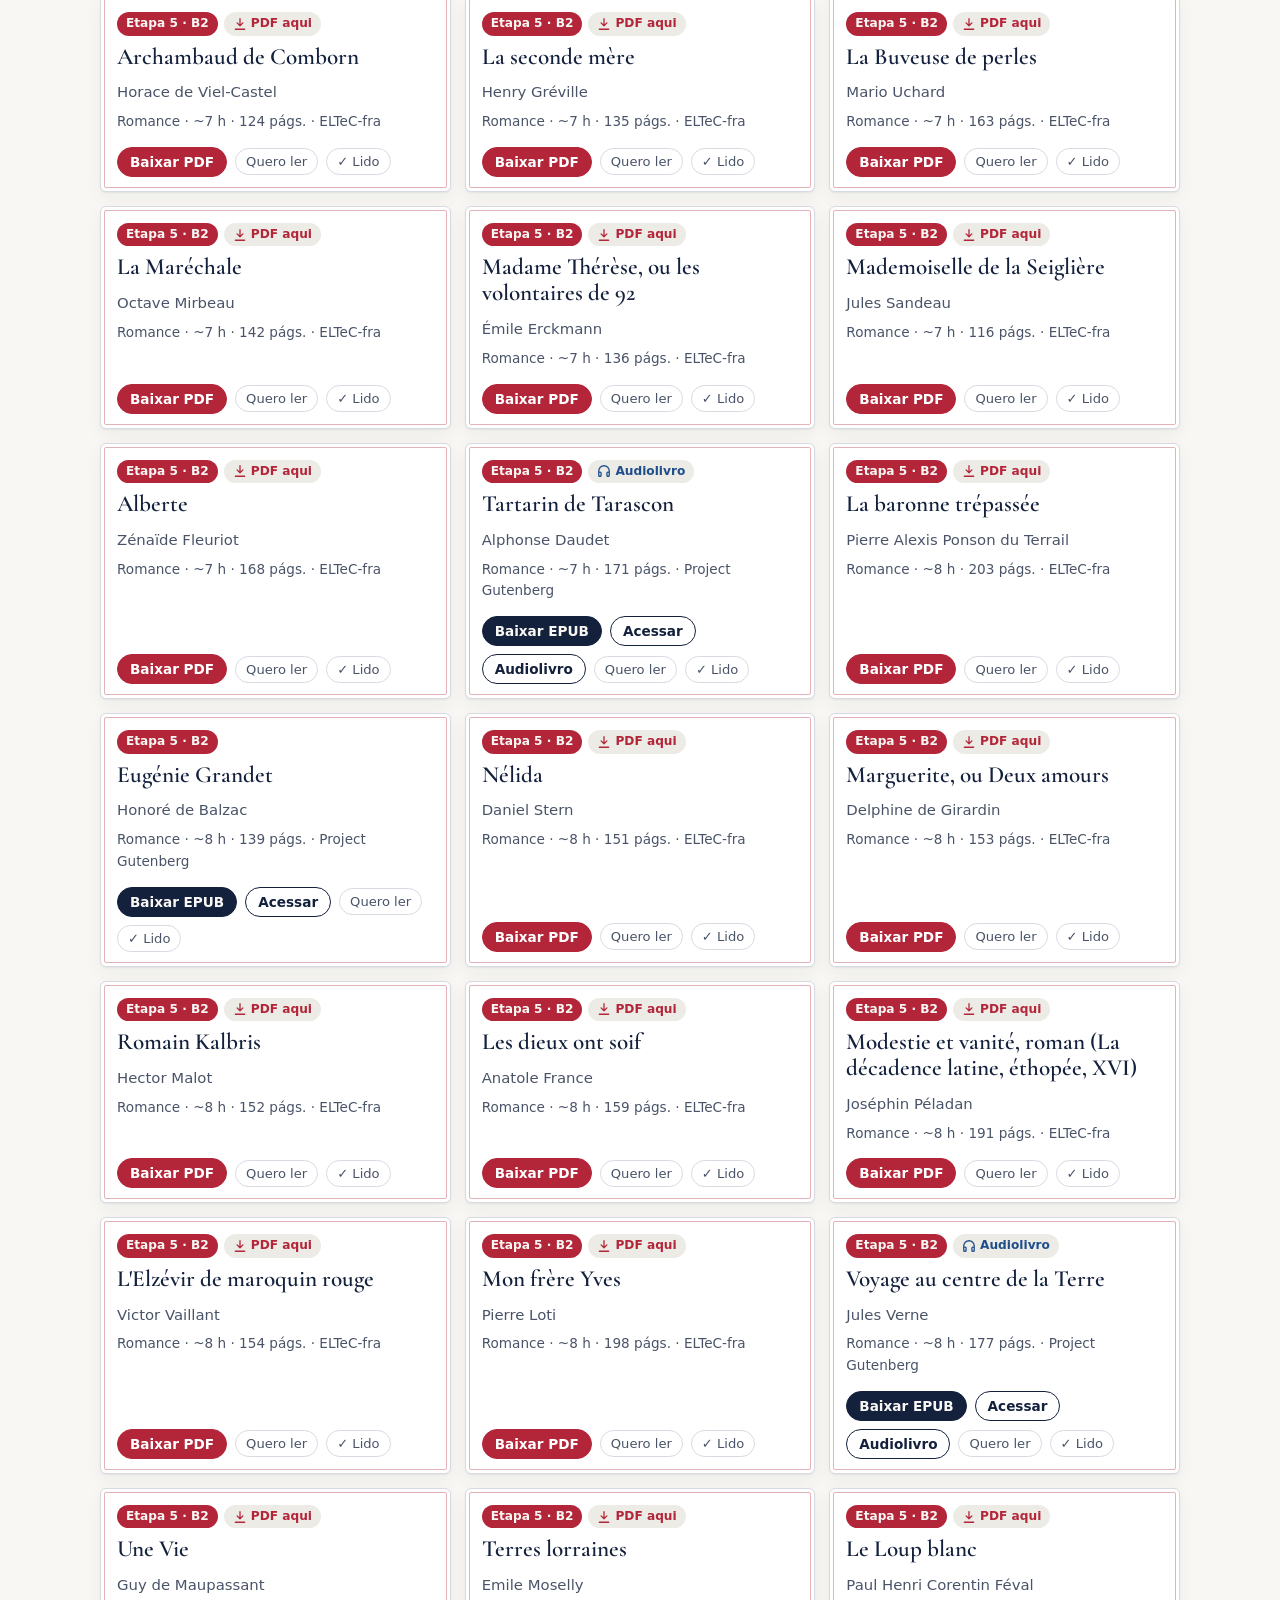
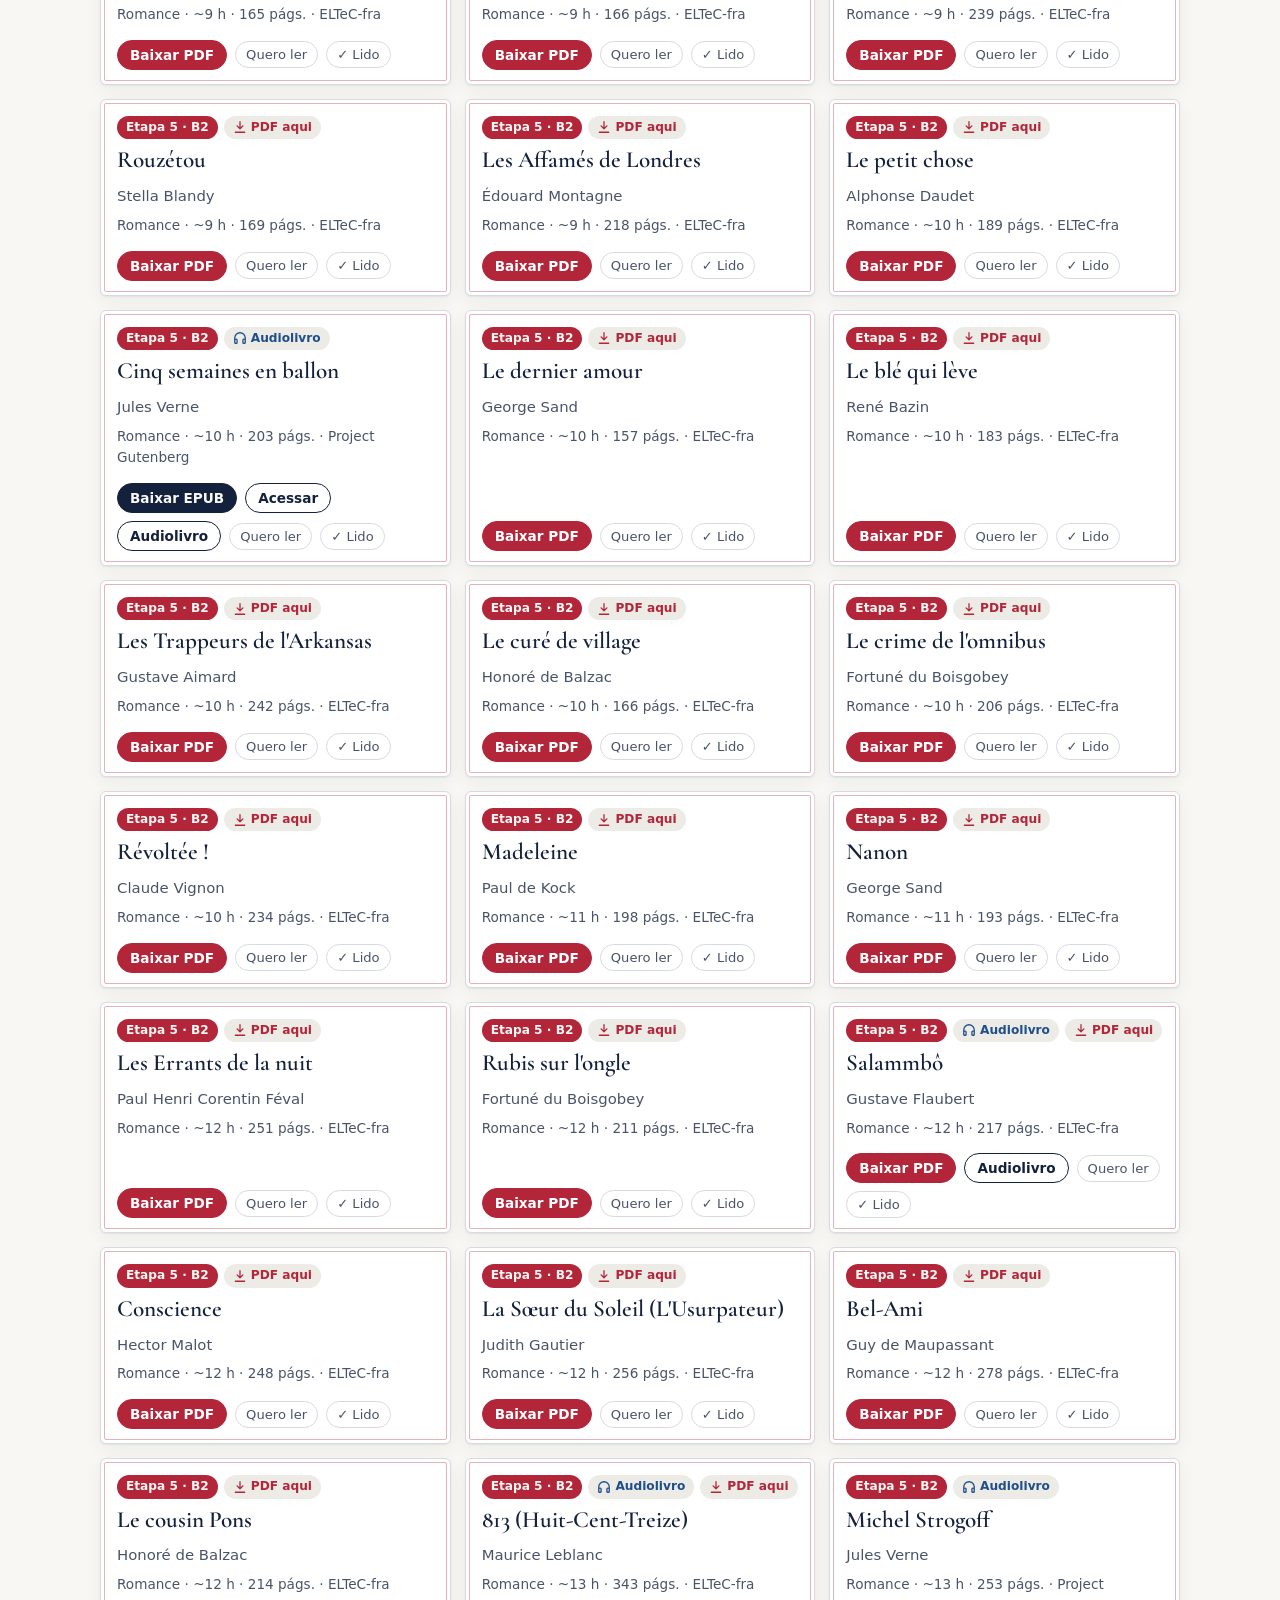
<file: docs/catalogo.html>
<!doctype html>
<html lang="pt-BR">
<head>
<meta charset="utf-8">
<meta name="viewport" content="width=device-width, initial-scale=1">
<title>Catálogo de leituras em francês por nível · Bibliothèque Française</title>
<meta name="description" content="Catálogo com 233 leituras em francês: filtre por nível, áudio, duração e forma. Histórias para iniciantes, contos, romances, teatro, poesia e espiritualidade.">
<link rel="canonical" href="https://oaleffemanuel.github.io/biblioth-que-fran-aise/catalogo.html">
<meta property="og:url" content="https://oaleffemanuel.github.io/biblioth-que-fran-aise/catalogo.html">
<meta property="og:type" content="website">
<meta property="og:site_name" content="Bibliothèque Française">
<meta property="og:title" content="Catálogo de leituras em francês por nível · Bibliothèque Française">
<meta property="og:description" content="Catálogo com 233 leituras em francês: filtre por nível, áudio, duração e forma. Histórias para iniciantes, contos, romances, teatro, poesia e espiritualidade.">
<meta property="og:image" content="https://oaleffemanuel.github.io/biblioth-que-fran-aise/assets/og.png">
<meta property="og:locale" content="pt_BR">
<meta name="twitter:card" content="summary_large_image">
<meta name="theme-color" content="#14213d">
<link rel="icon" href="assets/favicon.svg" type="image/svg+xml">
<link rel="preconnect" href="https://fonts.googleapis.com">
<link rel="preconnect" href="https://fonts.gstatic.com" crossorigin>
<link href="https://fonts.googleapis.com/css2?family=Cormorant+Garamond:ital,wght@0,500;0,600;1,500;1,600&display=swap" rel="stylesheet">
<link rel="stylesheet" href="assets/style.css?v=d7c289f2">
</head>
<body>
<a class="skip" href="#conteudo">Pular para o conteúdo</a>
<header class="site-header">
<div class="eco"><a href="https://lg.korium.co/">← Todas as bibliotecas</a></div>
<div class="wrap">
<a class="brand" href="./"><img src="assets/favicon.svg" alt="" width="34" height="34"><span>Bibliothèque Française<small>lire pour apprendre</small></span></a>
<button class="nav-toggle" type="button" id="nav-toggle" aria-expanded="false" aria-controls="menu" hidden>Menu</button>
<nav class="nav" id="menu" aria-label="Principal"><a href="./">Início</a><a href="catalogo.html" aria-current="page">Catálogo</a><a href="plano.html">Percurso de leitura</a><a href="guia.html">Como usar</a><a href="sobre.html">Sobre e direitos</a></nav>
</div></header>
<main id="conteudo">
<div class="wrap"><h1>Catálogo</h1>
<p>233 obras em ordem sugerida de leitura, da mais fácil à mais difícil. Combine os filtros à vontade; o endereço da página guarda a busca para você compartilhar.</p></div>
<div class="filters"><div class="wrap">
<div class="search">
<input id="q" type="search" placeholder="Buscar título, autor ou tema (ex.: Maupassant, Molière, chat)" aria-label="Buscar" autocomplete="off">
<select id="fonte" aria-label="Fonte"><option value="">Todas as fontes</option><option>African Storybook</option><option>ELTeC-fra</option><option>MeloLingua</option><option>Project Gutenberg</option><option>Project Gutenberg + LibriVox</option><option>Wikisource (fr)</option><option>Wikisource (fr) + LibriVox</option></select>
<select id="trilha" aria-label="Trilha"><option value="">Todas as trilhas</option><option value="espiritualidade">Espiritualidade católica</option><option value="pensamento">Filosofia e história</option><option value="poesia-teatro">Teatro e poesia</option></select>
<select id="ordem" aria-label="Ordenar"><option value="sugerida">Ordem sugerida</option><option value="curtas">Mais curtas primeiro</option><option value="longas">Mais longas primeiro</option><option value="titulo">Título (A–Z)</option></select>
</div>
<button type="button" class="filters-toggle" id="filtros-botao" aria-expanded="true" aria-controls="filtros-mais" hidden>Mais filtros</button>
<div class="filters-more" id="filtros-mais">
<div class="chips" role="group" aria-label="Etapa"><button type="button" class="chip-btn c1" data-group="etapa" data-value="1" aria-pressed="false">1 · Premiers pas</button><button type="button" class="chip-btn c2" data-group="etapa" data-value="2" aria-pressed="false">2 · Petites histoires</button><button type="button" class="chip-btn c3" data-group="etapa" data-value="3" aria-pressed="false">3 · Le pont</button><button type="button" class="chip-btn c4" data-group="etapa" data-value="4" aria-pressed="false">4 · Contes et nouvelles</button><button type="button" class="chip-btn c5" data-group="etapa" data-value="5" aria-pressed="false">5 · Le roman</button><button type="button" class="chip-btn c6" data-group="etapa" data-value="6" aria-pressed="false">6 · Les classiques</button></div>
<div class="chips" role="group" aria-label="Forma"><button type="button" class="chip-btn" data-group="forma" data-value="História ilustrada" aria-pressed="false">História ilustrada</button><button type="button" class="chip-btn" data-group="forma" data-value="História graduada" aria-pressed="false">História graduada</button><button type="button" class="chip-btn" data-group="forma" data-value="Leitor para estudantes" aria-pressed="false">Leitor para estudantes</button><button type="button" class="chip-btn" data-group="forma" data-value="Contos e novelas" aria-pressed="false">Contos e novelas</button><button type="button" class="chip-btn" data-group="forma" data-value="Romance" aria-pressed="false">Romance</button><button type="button" class="chip-btn" data-group="forma" data-value="Teatro" aria-pressed="false">Teatro</button><button type="button" class="chip-btn" data-group="forma" data-value="Poesia" aria-pressed="false">Poesia</button><button type="button" class="chip-btn" data-group="forma" data-value="Ensaio, filosofia e história" aria-pressed="false">Ensaio, filosofia e história</button><button type="button" class="chip-btn" data-group="forma" data-value="Espiritualidade" aria-pressed="false">Espiritualidade</button></div>
<div class="toggles">
<label><input type="checkbox" id="f-audio"> Com áudio</label>
<label><input type="checkbox" id="f-pdf"> PDF para baixar aqui</label>
<label>Minha lista: <select id="lista"><option value="">todas</option><option value="quero">quero ler</option><option value="lido">já li</option><option value="nao-lido">ainda não li</option></select></label>
</div></div></div></div>
<div class="wrap">
<div class="result-bar"><span id="count" aria-live="polite">233 obras</span>
<span><button type="button" class="btn small ghost" id="sorteio">🎲 Sortear uma leitura</button> <button type="button" class="btn small ghost" id="limpar">Limpar filtros</button></span></div>
<div class="grid" id="grid"><article class="obra c1" id="as-isabelle-duston-et-veronique-biddau-allons-y" data-i="0" data-etapa="1" data-forma="História ilustrada" data-fonte="African Storybook" data-audio="0" data-pdf="1" data-min="2" data-trilha="primeiras-leituras" data-t="Allons-Y!" data-q="allons-y! isabelle duston et veronique biddau african storybook historia ilustrada historia ilustrada a1 quelques phrases sur l&#x27;experience des sens: sentir, gouter, voir et toucher."><div class="top"><span class="tag t">Etapa 1 · A1</span><span class="tag">Nível 1 (ASb)</span><span class="tag dl-tag"><svg aria-hidden="true" width="14" height="14" viewBox="0 0 24 24" fill="none" stroke="currentColor" stroke-width="2.2" stroke-linecap="round"><path d="M12 3v12m0 0-5-5m5 5 5-5M4 21h16"/></svg> PDF aqui</span></div><h3>Allons-Y!</h3><p class="autor">Isabelle Duston et Véronique Biddau</p><p class="meta">História ilustrada · ~2 min · 13 págs. · African Storybook</p><p class="meta"><i>Quelques phrases sur l&#x27;expérience des sens: sentir, goûter, voir et toucher.</i></p><div class="acts"><a class="btn small accent" href="livres/as-isabelle-duston-et-veronique-biddau-allons-y.pdf" download>Baixar PDF</a><a class="btn small ghost" href="https://www.africanstorybook.org/read/readbook.php?id=9922" target="_blank" rel="noopener">Acessar</a><button type="button" class="mark want" data-kind="quero" aria-pressed="false">Quero ler</button><button type="button" class="mark" data-kind="lido" aria-pressed="false">✓ Lido</button></div></article><article class="obra c1" id="ml-melolingua-le-bus-du-matin" data-i="1" data-etapa="1" data-forma="História graduada" data-fonte="MeloLingua" data-audio="1" data-pdf="1" data-min="2" data-trilha="" data-t="Le bus du matin" data-q="le bus du matin melolingua melolingua historia graduada historia graduada a1 oficial"><div class="top"><span class="tag t">Etapa 1 · A1 oficial</span><span class="tag audio"><svg aria-hidden="true" width="14" height="14" viewBox="0 0 24 24" fill="none" stroke="currentColor" stroke-width="2.2" stroke-linecap="round"><path d="M3 14v-2a9 9 0 0 1 18 0v2"/><rect x="3" y="14" width="4" height="7" rx="1.5"/><rect x="17" y="14" width="4" height="7" rx="1.5"/></svg> Áudio</span><span class="tag dl-tag"><svg aria-hidden="true" width="14" height="14" viewBox="0 0 24 24" fill="none" stroke="currentColor" stroke-width="2.2" stroke-linecap="round"><path d="M12 3v12m0 0-5-5m5 5 5-5M4 21h16"/></svg> PDF aqui</span></div><h3>Le bus du matin</h3><p class="autor">MeloLingua</p><p class="meta">História graduada · ~2 min · 4 págs. · MeloLingua</p><div class="acts"><a class="btn small accent" href="livres/ml-melolingua-le-bus-du-matin.pdf" download>Baixar PDF</a><a class="btn small ghost" href="https://melolingua.com/learn-french/a1-stories/le-bus-du-matin" target="_blank" rel="noopener">Ler e ouvir</a><button type="button" class="mark want" data-kind="quero" aria-pressed="false">Quero ler</button><button type="button" class="mark" data-kind="lido" aria-pressed="false">✓ Lido</button></div></article><article class="obra c1" id="as-mounifatou-idrissou-le-corps" data-i="2" data-etapa="1" data-forma="História ilustrada" data-fonte="African Storybook" data-audio="0" data-pdf="1" data-min="2" data-trilha="primeiras-leituras" data-t="Le corps" data-q="le corps mounifatou idrissou african storybook historia ilustrada historia ilustrada a1 ce petit livre nous montre les differentes parties du corps humain."><div class="top"><span class="tag t">Etapa 1 · A1</span><span class="tag">Nível 1 (ASb)</span><span class="tag dl-tag"><svg aria-hidden="true" width="14" height="14" viewBox="0 0 24 24" fill="none" stroke="currentColor" stroke-width="2.2" stroke-linecap="round"><path d="M12 3v12m0 0-5-5m5 5 5-5M4 21h16"/></svg> PDF aqui</span></div><h3>Le corps</h3><p class="autor">Mounifatou Idrissou</p><p class="meta">História ilustrada · ~2 min · 12 págs. · African Storybook</p><p class="meta"><i>Ce petit livre nous montre les différentes parties du corps humain.</i></p><div class="acts"><a class="btn small accent" href="livres/as-mounifatou-idrissou-le-corps.pdf" download>Baixar PDF</a><a class="btn small ghost" href="https://www.africanstorybook.org/read/readbook.php?id=32198" target="_blank" rel="noopener">Acessar</a><button type="button" class="mark want" data-kind="quero" aria-pressed="false">Quero ler</button><button type="button" class="mark" data-kind="lido" aria-pressed="false">✓ Lido</button></div></article><article class="obra c1" id="ml-melolingua-le-fromager-du-quartier" data-i="3" data-etapa="1" data-forma="História graduada" data-fonte="MeloLingua" data-audio="1" data-pdf="1" data-min="2" data-trilha="" data-t="Le fromager du quartier" data-q="le fromager du quartier melolingua melolingua historia graduada historia graduada a1 oficial"><div class="top"><span class="tag t">Etapa 1 · A1 oficial</span><span class="tag audio"><svg aria-hidden="true" width="14" height="14" viewBox="0 0 24 24" fill="none" stroke="currentColor" stroke-width="2.2" stroke-linecap="round"><path d="M3 14v-2a9 9 0 0 1 18 0v2"/><rect x="3" y="14" width="4" height="7" rx="1.5"/><rect x="17" y="14" width="4" height="7" rx="1.5"/></svg> Áudio</span><span class="tag dl-tag"><svg aria-hidden="true" width="14" height="14" viewBox="0 0 24 24" fill="none" stroke="currentColor" stroke-width="2.2" stroke-linecap="round"><path d="M12 3v12m0 0-5-5m5 5 5-5M4 21h16"/></svg> PDF aqui</span></div><h3>Le fromager du quartier</h3><p class="autor">MeloLingua</p><p class="meta">História graduada · ~2 min · 4 págs. · MeloLingua</p><div class="acts"><a class="btn small accent" href="livres/ml-melolingua-le-fromager-du-quartier.pdf" download>Baixar PDF</a><a class="btn small ghost" href="https://melolingua.com/learn-french/a1-stories/le-fromager-du-quartier" target="_blank" rel="noopener">Ler e ouvir</a><button type="button" class="mark want" data-kind="quero" aria-pressed="false">Quero ler</button><button type="button" class="mark" data-kind="lido" aria-pressed="false">✓ Lido</button></div></article><article class="obra c1" id="as-isabelle-barth-le-haricot-qui-germe" data-i="4" data-etapa="1" data-forma="História ilustrada" data-fonte="African Storybook" data-audio="0" data-pdf="1" data-min="2" data-trilha="primeiras-leituras" data-t="Le haricot qui germe" data-q="le haricot qui germe isabelle barth african storybook historia ilustrada historia ilustrada a1 plantez une graine de haricot et voyez ce qui se passe quand vous l&#x27;arrosez et en prenez soin."><div class="top"><span class="tag t">Etapa 1 · A1</span><span class="tag">Nível 1 (ASb)</span><span class="tag dl-tag"><svg aria-hidden="true" width="14" height="14" viewBox="0 0 24 24" fill="none" stroke="currentColor" stroke-width="2.2" stroke-linecap="round"><path d="M12 3v12m0 0-5-5m5 5 5-5M4 21h16"/></svg> PDF aqui</span></div><h3>Le haricot qui germe</h3><p class="autor">Isabelle Barth</p><p class="meta">História ilustrada · ~2 min · 9 págs. · African Storybook</p><p class="meta"><i>Plantez une graine de haricot et voyez ce qui se passe quand vous l&#x27;arrosez et en prenez soin.</i></p><div class="acts"><a class="btn small accent" href="livres/as-isabelle-barth-le-haricot-qui-germe.pdf" download>Baixar PDF</a><a class="btn small ghost" href="https://www.africanstorybook.org/read/readbook.php?id=12700" target="_blank" rel="noopener">Acessar</a><button type="button" class="mark want" data-kind="quero" aria-pressed="false">Quero ler</button><button type="button" class="mark" data-kind="lido" aria-pressed="false">✓ Lido</button></div></article><article class="obra c1" id="ml-melolingua-le-matin-a-la-boulangerie" data-i="5" data-etapa="1" data-forma="História graduada" data-fonte="MeloLingua" data-audio="1" data-pdf="1" data-min="2" data-trilha="" data-t="Le matin à la boulangerie" data-q="le matin a la boulangerie melolingua melolingua historia graduada historia graduada a1 oficial"><div class="top"><span class="tag t">Etapa 1 · A1 oficial</span><span class="tag audio"><svg aria-hidden="true" width="14" height="14" viewBox="0 0 24 24" fill="none" stroke="currentColor" stroke-width="2.2" stroke-linecap="round"><path d="M3 14v-2a9 9 0 0 1 18 0v2"/><rect x="3" y="14" width="4" height="7" rx="1.5"/><rect x="17" y="14" width="4" height="7" rx="1.5"/></svg> Áudio</span><span class="tag dl-tag"><svg aria-hidden="true" width="14" height="14" viewBox="0 0 24 24" fill="none" stroke="currentColor" stroke-width="2.2" stroke-linecap="round"><path d="M12 3v12m0 0-5-5m5 5 5-5M4 21h16"/></svg> PDF aqui</span></div><h3>Le matin à la boulangerie</h3><p class="autor">MeloLingua</p><p class="meta">História graduada · ~2 min · 4 págs. · MeloLingua</p><div class="acts"><a class="btn small accent" href="livres/ml-melolingua-le-matin-a-la-boulangerie.pdf" download>Baixar PDF</a><a class="btn small ghost" href="https://melolingua.com/learn-french/a1-stories/le-matin-a-la-boulangerie" target="_blank" rel="noopener">Ler e ouvir</a><button type="button" class="mark want" data-kind="quero" aria-pressed="false">Quero ler</button><button type="button" class="mark" data-kind="lido" aria-pressed="false">✓ Lido</button></div></article><article class="obra c1" id="as-zanne-viljoen-mes-vetements-d-ecole" data-i="6" data-etapa="1" data-forma="História ilustrada" data-fonte="African Storybook" data-audio="0" data-pdf="1" data-min="2" data-trilha="primeiras-leituras" data-t="Mes vêtements d&#x27;école" data-q="mes vetements d&#x27;ecole zanne viljoen african storybook historia ilustrada historia ilustrada a1 dans cette histoire, un enfant essaie des vetements qui sont trop grands, trop petits et juste ce qu&#x27;il faut. c&#x27;est une adaptation de &quot;school clothes&quot; (histoire seed de l&#x27;universite du kwazulu-natal)."><div class="top"><span class="tag t">Etapa 1 · A1</span><span class="tag">Nível 1 (ASb)</span><span class="tag dl-tag"><svg aria-hidden="true" width="14" height="14" viewBox="0 0 24 24" fill="none" stroke="currentColor" stroke-width="2.2" stroke-linecap="round"><path d="M12 3v12m0 0-5-5m5 5 5-5M4 21h16"/></svg> PDF aqui</span></div><h3>Mes vêtements d&#x27;école</h3><p class="autor">Zanne Viljoen</p><p class="meta">História ilustrada · ~2 min · 10 págs. · African Storybook</p><p class="meta"><i>Dans cette histoire, un enfant essaie des vêtements qui sont trop grands, trop petits et juste ce qu&#x27;il faut. C&#x27;est une adaptation de &quot;School Clothes&quot; (histoire SEED de l&#x27;Université du Kwazulu-Natal).</i></p><div class="acts"><a class="btn small accent" href="livres/as-zanne-viljoen-mes-vetements-d-ecole.pdf" download>Baixar PDF</a><a class="btn small ghost" href="https://www.africanstorybook.org/read/readbook.php?id=35173" target="_blank" rel="noopener">Acessar</a><button type="button" class="mark want" data-kind="quero" aria-pressed="false">Quero ler</button><button type="button" class="mark" data-kind="lido" aria-pressed="false">✓ Lido</button></div></article><article class="obra c1" id="as-gilles-falcone-reviens-chat" data-i="7" data-etapa="1" data-forma="História ilustrada" data-fonte="African Storybook" data-audio="0" data-pdf="1" data-min="2" data-trilha="primeiras-leituras" data-t="Reviens, Chat!" data-q="reviens, chat! gilles falcone african storybook historia ilustrada historia ilustrada a1 un chat sournois a des problemes avant la sieste."><div class="top"><span class="tag t">Etapa 1 · A1</span><span class="tag">Nível 2 (ASb)</span><span class="tag dl-tag"><svg aria-hidden="true" width="14" height="14" viewBox="0 0 24 24" fill="none" stroke="currentColor" stroke-width="2.2" stroke-linecap="round"><path d="M12 3v12m0 0-5-5m5 5 5-5M4 21h16"/></svg> PDF aqui</span></div><h3>Reviens, Chat!</h3><p class="autor">Gilles Falcone</p><p class="meta">História ilustrada · ~2 min · 14 págs. · African Storybook</p><p class="meta"><i>Un chat sournois a des problèmes avant la sieste.</i></p><div class="acts"><a class="btn small accent" href="livres/as-gilles-falcone-reviens-chat.pdf" download>Baixar PDF</a><a class="btn small ghost" href="https://www.africanstorybook.org/read/readbook.php?id=12655" target="_blank" rel="noopener">Acessar</a><button type="button" class="mark want" data-kind="quero" aria-pressed="false">Quero ler</button><button type="button" class="mark" data-kind="lido" aria-pressed="false">✓ Lido</button></div></article><article class="obra c1" id="as-stefanie-zaske-un-nouveau-chaton" data-i="8" data-etapa="1" data-forma="História ilustrada" data-fonte="African Storybook" data-audio="0" data-pdf="1" data-min="2" data-trilha="primeiras-leituras" data-t="Un nouveau chaton" data-q="un nouveau chaton stefanie zaske african storybook historia ilustrada historia ilustrada a1 priscille voulait un chaton. la famille entiere voulait un chaton. ils ont finalement trouve le bon chaton pour eux."><div class="top"><span class="tag t">Etapa 1 · A1</span><span class="tag">Nível 1 (ASb)</span><span class="tag dl-tag"><svg aria-hidden="true" width="14" height="14" viewBox="0 0 24 24" fill="none" stroke="currentColor" stroke-width="2.2" stroke-linecap="round"><path d="M12 3v12m0 0-5-5m5 5 5-5M4 21h16"/></svg> PDF aqui</span></div><h3>Un nouveau chaton</h3><p class="autor">Stefanie Zaske</p><p class="meta">História ilustrada · ~2 min · 10 págs. · African Storybook</p><p class="meta"><i>Priscille voulait un chaton. La famille entière voulait un chaton. Ils ont finalement trouvé le bon chaton pour eux.</i></p><div class="acts"><a class="btn small accent" href="livres/as-stefanie-zaske-un-nouveau-chaton.pdf" download>Baixar PDF</a><a class="btn small ghost" href="https://www.africanstorybook.org/read/readbook.php?id=34108" target="_blank" rel="noopener">Acessar</a><button type="button" class="mark want" data-kind="quero" aria-pressed="false">Quero ler</button><button type="button" class="mark" data-kind="lido" aria-pressed="false">✓ Lido</button></div></article><article class="obra c1" id="ml-melolingua-une-rencontre-au-cafe" data-i="9" data-etapa="1" data-forma="História graduada" data-fonte="MeloLingua" data-audio="1" data-pdf="1" data-min="2" data-trilha="" data-t="Une rencontre au café" data-q="une rencontre au cafe melolingua melolingua historia graduada historia graduada a1 oficial"><div class="top"><span class="tag t">Etapa 1 · A1 oficial</span><span class="tag audio"><svg aria-hidden="true" width="14" height="14" viewBox="0 0 24 24" fill="none" stroke="currentColor" stroke-width="2.2" stroke-linecap="round"><path d="M3 14v-2a9 9 0 0 1 18 0v2"/><rect x="3" y="14" width="4" height="7" rx="1.5"/><rect x="17" y="14" width="4" height="7" rx="1.5"/></svg> Áudio</span><span class="tag dl-tag"><svg aria-hidden="true" width="14" height="14" viewBox="0 0 24 24" fill="none" stroke="currentColor" stroke-width="2.2" stroke-linecap="round"><path d="M12 3v12m0 0-5-5m5 5 5-5M4 21h16"/></svg> PDF aqui</span></div><h3>Une rencontre au café</h3><p class="autor">MeloLingua</p><p class="meta">História graduada · ~2 min · 5 págs. · MeloLingua</p><div class="acts"><a class="btn small accent" href="livres/ml-melolingua-une-rencontre-au-cafe.pdf" download>Baixar PDF</a><a class="btn small ghost" href="https://melolingua.com/learn-french/a1-stories/une-rencontre-au-cafe" target="_blank" rel="noopener">Ler e ouvir</a><button type="button" class="mark want" data-kind="quero" aria-pressed="false">Quero ler</button><button type="button" class="mark" data-kind="lido" aria-pressed="false">✓ Lido</button></div></article><article class="obra c1" id="ml-melolingua-le-pique-nique-au-parc" data-i="10" data-etapa="1" data-forma="História graduada" data-fonte="MeloLingua" data-audio="1" data-pdf="1" data-min="3" data-trilha="" data-t="Le pique-nique au parc" data-q="le pique-nique au parc melolingua melolingua historia graduada historia graduada a1 oficial"><div class="top"><span class="tag t">Etapa 1 · A1 oficial</span><span class="tag audio"><svg aria-hidden="true" width="14" height="14" viewBox="0 0 24 24" fill="none" stroke="currentColor" stroke-width="2.2" stroke-linecap="round"><path d="M3 14v-2a9 9 0 0 1 18 0v2"/><rect x="3" y="14" width="4" height="7" rx="1.5"/><rect x="17" y="14" width="4" height="7" rx="1.5"/></svg> Áudio</span><span class="tag dl-tag"><svg aria-hidden="true" width="14" height="14" viewBox="0 0 24 24" fill="none" stroke="currentColor" stroke-width="2.2" stroke-linecap="round"><path d="M12 3v12m0 0-5-5m5 5 5-5M4 21h16"/></svg> PDF aqui</span></div><h3>Le pique-nique au parc</h3><p class="autor">MeloLingua</p><p class="meta">História graduada · ~3 min · 4 págs. · MeloLingua</p><div class="acts"><a class="btn small accent" href="livres/ml-melolingua-le-pique-nique-au-parc.pdf" download>Baixar PDF</a><a class="btn small ghost" href="https://melolingua.com/learn-french/a1-stories/le-pique-nique-au-parc" target="_blank" rel="noopener">Ler e ouvir</a><button type="button" class="mark want" data-kind="quero" aria-pressed="false">Quero ler</button><button type="button" class="mark" data-kind="lido" aria-pressed="false">✓ Lido</button></div></article><article class="obra c1" id="as-translators-without-borders-le-porridge" data-i="11" data-etapa="1" data-forma="História ilustrada" data-fonte="African Storybook" data-audio="0" data-pdf="1" data-min="3" data-trilha="primeiras-leituras" data-t="Le porridge" data-q="le porridge translators without borders african storybook historia ilustrada historia ilustrada a1 maman est en deplacement et c&#x27;est papa qui prepare le porridge ce matin."><div class="top"><span class="tag t">Etapa 1 · A1</span><span class="tag">Nível 1 (ASb)</span><span class="tag dl-tag"><svg aria-hidden="true" width="14" height="14" viewBox="0 0 24 24" fill="none" stroke="currentColor" stroke-width="2.2" stroke-linecap="round"><path d="M12 3v12m0 0-5-5m5 5 5-5M4 21h16"/></svg> PDF aqui</span></div><h3>Le porridge</h3><p class="autor">Translators without Borders</p><p class="meta">História ilustrada · ~3 min · 14 págs. · African Storybook</p><p class="meta"><i>Maman est en déplacement et c&#x27;est papa qui prépare le porridge ce matin.</i></p><div class="acts"><a class="btn small accent" href="livres/as-translators-without-borders-le-porridge.pdf" download>Baixar PDF</a><a class="btn small ghost" href="https://www.africanstorybook.org/read/readbook.php?id=13771" target="_blank" rel="noopener">Acessar</a><button type="button" class="mark want" data-kind="quero" aria-pressed="false">Quero ler</button><button type="button" class="mark" data-kind="lido" aria-pressed="false">✓ Lido</button></div></article><article class="obra c1" id="as-nicole-ehrhart-ou-est-lulu" data-i="12" data-etapa="1" data-forma="História ilustrada" data-fonte="African Storybook" data-audio="0" data-pdf="1" data-min="3" data-trilha="primeiras-leituras" data-t="Où est Lulu ?" data-q="ou est lulu ? nicole  ehrhart african storybook historia ilustrada historia ilustrada a1 mais ou est donc passee lulu ? sa maman la cherche partout."><div class="top"><span class="tag t">Etapa 1 · A1</span><span class="tag">Nível 2 (ASb)</span><span class="tag dl-tag"><svg aria-hidden="true" width="14" height="14" viewBox="0 0 24 24" fill="none" stroke="currentColor" stroke-width="2.2" stroke-linecap="round"><path d="M12 3v12m0 0-5-5m5 5 5-5M4 21h16"/></svg> PDF aqui</span></div><h3>Où est Lulu ?</h3><p class="autor">Nicole  Ehrhart</p><p class="meta">História ilustrada · ~3 min · 18 págs. · African Storybook</p><p class="meta"><i>Mais où est donc passée Lulu ? Sa maman la cherche partout.</i></p><div class="acts"><a class="btn small accent" href="livres/as-nicole-ehrhart-ou-est-lulu.pdf" download>Baixar PDF</a><a class="btn small ghost" href="https://www.africanstorybook.org/read/readbook.php?id=36538" target="_blank" rel="noopener">Acessar</a><button type="button" class="mark want" data-kind="quero" aria-pressed="false">Quero ler</button><button type="button" class="mark" data-kind="lido" aria-pressed="false">✓ Lido</button></div></article><article class="obra c1" id="ml-melolingua-une-promenade-le-long-de-la-seine" data-i="13" data-etapa="1" data-forma="História graduada" data-fonte="MeloLingua" data-audio="1" data-pdf="1" data-min="3" data-trilha="" data-t="Une promenade le long de la Seine" data-q="une promenade le long de la seine melolingua melolingua historia graduada historia graduada a1 oficial"><div class="top"><span class="tag t">Etapa 1 · A1 oficial</span><span class="tag audio"><svg aria-hidden="true" width="14" height="14" viewBox="0 0 24 24" fill="none" stroke="currentColor" stroke-width="2.2" stroke-linecap="round"><path d="M3 14v-2a9 9 0 0 1 18 0v2"/><rect x="3" y="14" width="4" height="7" rx="1.5"/><rect x="17" y="14" width="4" height="7" rx="1.5"/></svg> Áudio</span><span class="tag dl-tag"><svg aria-hidden="true" width="14" height="14" viewBox="0 0 24 24" fill="none" stroke="currentColor" stroke-width="2.2" stroke-linecap="round"><path d="M12 3v12m0 0-5-5m5 5 5-5M4 21h16"/></svg> PDF aqui</span></div><h3>Une promenade le long de la Seine</h3><p class="autor">MeloLingua</p><p class="meta">História graduada · ~3 min · 5 págs. · MeloLingua</p><div class="acts"><a class="btn small accent" href="livres/ml-melolingua-une-promenade-le-long-de-la-seine.pdf" download>Baixar PDF</a><a class="btn small ghost" href="https://melolingua.com/learn-french/a1-stories/une-promenade-le-long-de-la-seine" target="_blank" rel="noopener">Ler e ouvir</a><button type="button" class="mark want" data-kind="quero" aria-pressed="false">Quero ler</button><button type="button" class="mark" data-kind="lido" aria-pressed="false">✓ Lido</button></div></article><article class="obra c1" id="as-isabelle-barth-allons-nager" data-i="14" data-etapa="1" data-forma="História ilustrada" data-fonte="African Storybook" data-audio="0" data-pdf="1" data-min="4" data-trilha="primeiras-leituras" data-t="Allons nager" data-q="allons nager isabelle barth african storybook historia ilustrada historia ilustrada a1 serpent apprend a nager et manque de se noyer. heureusement que tortue sait ce qu&#x27;il faut faire."><div class="top"><span class="tag t">Etapa 1 · A1</span><span class="tag">Nível 2 (ASb)</span><span class="tag dl-tag"><svg aria-hidden="true" width="14" height="14" viewBox="0 0 24 24" fill="none" stroke="currentColor" stroke-width="2.2" stroke-linecap="round"><path d="M12 3v12m0 0-5-5m5 5 5-5M4 21h16"/></svg> PDF aqui</span></div><h3>Allons nager</h3><p class="autor">Isabelle Barth</p><p class="meta">História ilustrada · ~4 min · 13 págs. · African Storybook</p><p class="meta"><i>Serpent apprend à nager et manque de se noyer. Heureusement que Tortue sait ce qu&#x27;il faut faire.</i></p><div class="acts"><a class="btn small accent" href="livres/as-isabelle-barth-allons-nager.pdf" download>Baixar PDF</a><a class="btn small ghost" href="https://www.africanstorybook.org/read/readbook.php?id=10936" target="_blank" rel="noopener">Acessar</a><button type="button" class="mark want" data-kind="quero" aria-pressed="false">Quero ler</button><button type="button" class="mark" data-kind="lido" aria-pressed="false">✓ Lido</button></div></article><article class="obra c1" id="as-translators-without-borders-la-lune-et-la-casquette" data-i="15" data-etapa="1" data-forma="História ilustrada" data-fonte="African Storybook" data-audio="0" data-pdf="1" data-min="4" data-trilha="primeiras-leituras" data-t="La lune et la casquette" data-q="la lune et la casquette translators without borders african storybook historia ilustrada historia ilustrada a1 un petit garcon recoit une casquette bleue de la part de sa mere. le vent souffle et envoie la casquette au sommet d&#x27;un vieil arbre. le petit garcon est alors tres triste. le soir, c&#x27;est une invitee surprise qui porte la casquette, mais ca ne derange pas le petit garcon. parviendra-t-il a recuperer sa casquette ?"><div class="top"><span class="tag t">Etapa 1 · A1</span><span class="tag">Nível 2 (ASb)</span><span class="tag dl-tag"><svg aria-hidden="true" width="14" height="14" viewBox="0 0 24 24" fill="none" stroke="currentColor" stroke-width="2.2" stroke-linecap="round"><path d="M12 3v12m0 0-5-5m5 5 5-5M4 21h16"/></svg> PDF aqui</span></div><h3>La lune et la casquette</h3><p class="autor">Translators without Borders</p><p class="meta">História ilustrada · ~4 min · 13 págs. · African Storybook</p><p class="meta"><i>Un petit garçon reçoit une casquette bleue de la part de sa mère. Le vent souffle et envoie la casquette au sommet d&#x27;un vieil arbre. Le petit garçon est alors très triste. Le soir, c&#x27;est une invitée surprise qui porte la casquette, mais ça ne dérange pas le petit garçon. Parviendra-t-il à récupérer sa casquette ?</i></p><div class="acts"><a class="btn small accent" href="livres/as-translators-without-borders-la-lune-et-la-casquette.pdf" download>Baixar PDF</a><a class="btn small ghost" href="https://www.africanstorybook.org/read/readbook.php?id=10858" target="_blank" rel="noopener">Acessar</a><button type="button" class="mark want" data-kind="quero" aria-pressed="false">Quero ler</button><button type="button" class="mark" data-kind="lido" aria-pressed="false">✓ Lido</button></div></article><article class="obra c1" id="as-translators-without-borders-trop-petits" data-i="16" data-etapa="1" data-forma="História ilustrada" data-fonte="African Storybook" data-audio="0" data-pdf="1" data-min="4" data-trilha="primeiras-leituras" data-t="Trop petits" data-q="trop petits translators without borders african storybook historia ilustrada historia ilustrada a1 lebo a bien grandi et tous ses vetements sont maintenant trop petits pour elle. que va-t-elle en faire ?"><div class="top"><span class="tag t">Etapa 1 · A1</span><span class="tag">Nível 2 (ASb)</span><span class="tag dl-tag"><svg aria-hidden="true" width="14" height="14" viewBox="0 0 24 24" fill="none" stroke="currentColor" stroke-width="2.2" stroke-linecap="round"><path d="M12 3v12m0 0-5-5m5 5 5-5M4 21h16"/></svg> PDF aqui</span></div><h3>Trop petits</h3><p class="autor">Translators without Borders</p><p class="meta">História ilustrada · ~4 min · 11 págs. · African Storybook</p><p class="meta"><i>Lebo a bien grandi et tous ses vêtements sont maintenant trop petits pour elle. Que va-t-elle en faire ?</i></p><div class="acts"><a class="btn small accent" href="livres/as-translators-without-borders-trop-petits.pdf" download>Baixar PDF</a><a class="btn small ghost" href="https://www.africanstorybook.org/read/readbook.php?id=10942" target="_blank" rel="noopener">Acessar</a><button type="button" class="mark want" data-kind="quero" aria-pressed="false">Quero ler</button><button type="button" class="mark" data-kind="lido" aria-pressed="false">✓ Lido</button></div></article><article class="obra c1" id="as-zanne-viljoen-rendre-visite-a-mamie" data-i="17" data-etapa="1" data-forma="História ilustrada" data-fonte="African Storybook" data-audio="0" data-pdf="1" data-min="5" data-trilha="primeiras-leituras" data-t="Rendre visite à mamie" data-q="rendre visite a mamie zanne viljoen african storybook historia ilustrada historia ilustrada a1 deux enfants sont excites alors qu&#x27;ils se preparent a rendre visite a leur grand-mere dans son village. ils aiment tellement la vie au village qu&#x27;ils ne veulent pas partir."><div class="top"><span class="tag t">Etapa 1 · A1</span><span class="tag">Nível 2 (ASb)</span><span class="tag dl-tag"><svg aria-hidden="true" width="14" height="14" viewBox="0 0 24 24" fill="none" stroke="currentColor" stroke-width="2.2" stroke-linecap="round"><path d="M12 3v12m0 0-5-5m5 5 5-5M4 21h16"/></svg> PDF aqui</span></div><h3>Rendre visite à mamie</h3><p class="autor">Zanne Viljoen</p><p class="meta">História ilustrada · ~5 min · 21 págs. · African Storybook</p><p class="meta"><i>Deux enfants sont excités alors qu&#x27;ils se préparent à rendre visite à leur grand-mère dans son village. Ils aiment tellement la vie au village qu&#x27;ils ne veulent pas partir.</i></p><div class="acts"><a class="btn small accent" href="livres/as-zanne-viljoen-rendre-visite-a-mamie.pdf" download>Baixar PDF</a><a class="btn small ghost" href="https://www.africanstorybook.org/read/readbook.php?id=33158" target="_blank" rel="noopener">Acessar</a><button type="button" class="mark want" data-kind="quero" aria-pressed="false">Quero ler</button><button type="button" class="mark" data-kind="lido" aria-pressed="false">✓ Lido</button></div></article><article class="obra c1" id="as-isabelle-barth-m-paresseux-est-fatigue" data-i="18" data-etapa="1" data-forma="História ilustrada" data-fonte="African Storybook" data-audio="0" data-pdf="1" data-min="6" data-trilha="primeiras-leituras" data-t="M. Paresseux est fatigué" data-q="m. paresseux est fatigue isabelle barth african storybook historia ilustrada historia ilustrada a1 m. paresseux cherche un endroit confortable pour sa sieste, mais il rencontre quelques problemes en chemin!"><div class="top"><span class="tag t">Etapa 1 · A1</span><span class="tag">Nível 2 (ASb)</span><span class="tag dl-tag"><svg aria-hidden="true" width="14" height="14" viewBox="0 0 24 24" fill="none" stroke="currentColor" stroke-width="2.2" stroke-linecap="round"><path d="M12 3v12m0 0-5-5m5 5 5-5M4 21h16"/></svg> PDF aqui</span></div><h3>M. Paresseux est fatigué</h3><p class="autor">Isabelle Barth</p><p class="meta">História ilustrada · ~6 min · 14 págs. · African Storybook</p><p class="meta"><i>M. Paresseux cherche un endroit confortable pour sa sieste, mais il rencontre quelques problèmes en chemin!</i></p><div class="acts"><a class="btn small accent" href="livres/as-isabelle-barth-m-paresseux-est-fatigue.pdf" download>Baixar PDF</a><a class="btn small ghost" href="https://www.africanstorybook.org/read/readbook.php?id=10856" target="_blank" rel="noopener">Acessar</a><button type="button" class="mark want" data-kind="quero" aria-pressed="false">Quero ler</button><button type="button" class="mark" data-kind="lido" aria-pressed="false">✓ Lido</button></div></article><article class="obra c1" id="as-isabelle-duston-et-veronique-biddau-comment-la-fourmi-sauva-la-colombe" data-i="19" data-etapa="1" data-forma="História ilustrada" data-fonte="African Storybook" data-audio="0" data-pdf="1" data-min="7" data-trilha="primeiras-leituras" data-t="Comment la Fourmi sauva la Colombe" data-q="comment la fourmi sauva la colombe isabelle duston et veronique biddau african storybook historia ilustrada historia ilustrada a1 la campagne est seche, et la petite fourmi a soif. elle s&#x27;approche de la riviere pour boire mais se fait emporter par l&#x27;eau avant d&#x27;etre sauvee par une colombe. comment la fourmi va-t-elle pouvoir remercier la colombe ?"><div class="top"><span class="tag t">Etapa 1 · A1</span><span class="tag">Nível 2 (ASb)</span><span class="tag dl-tag"><svg aria-hidden="true" width="14" height="14" viewBox="0 0 24 24" fill="none" stroke="currentColor" stroke-width="2.2" stroke-linecap="round"><path d="M12 3v12m0 0-5-5m5 5 5-5M4 21h16"/></svg> PDF aqui</span></div><h3>Comment la Fourmi sauva la Colombe</h3><p class="autor">Isabelle Duston et Véronique Biddau</p><p class="meta">História ilustrada · ~7 min · 30 págs. · African Storybook</p><p class="meta"><i>La campagne est sèche, et la petite fourmi a soif. Elle s&#x27;approche de la rivière pour boire mais se fait emporter par l&#x27;eau avant d&#x27;être sauvée par une colombe. Comment la fourmi va-t-elle pouvoir remercier la colombe ?</i></p><div class="acts"><a class="btn small accent" href="livres/as-isabelle-duston-et-veronique-biddau-comment-la-fourmi-sauva-la-colombe.pdf" download>Baixar PDF</a><a class="btn small ghost" href="https://www.africanstorybook.org/read/readbook.php?id=9965" target="_blank" rel="noopener">Acessar</a><button type="button" class="mark want" data-kind="quero" aria-pressed="false">Quero ler</button><button type="button" class="mark" data-kind="lido" aria-pressed="false">✓ Lido</button></div></article><article class="obra c2" id="ml-melolingua-cinq-minutes-sous-la-pluie" data-i="20" data-etapa="2" data-forma="História graduada" data-fonte="MeloLingua" data-audio="1" data-pdf="1" data-min="2" data-trilha="" data-t="Cinq minutes sous la pluie" data-q="cinq minutes sous la pluie melolingua melolingua historia graduada historia graduada a2 oficial"><div class="top"><span class="tag t">Etapa 2 · A2 oficial</span><span class="tag audio"><svg aria-hidden="true" width="14" height="14" viewBox="0 0 24 24" fill="none" stroke="currentColor" stroke-width="2.2" stroke-linecap="round"><path d="M3 14v-2a9 9 0 0 1 18 0v2"/><rect x="3" y="14" width="4" height="7" rx="1.5"/><rect x="17" y="14" width="4" height="7" rx="1.5"/></svg> Áudio</span><span class="tag dl-tag"><svg aria-hidden="true" width="14" height="14" viewBox="0 0 24 24" fill="none" stroke="currentColor" stroke-width="2.2" stroke-linecap="round"><path d="M12 3v12m0 0-5-5m5 5 5-5M4 21h16"/></svg> PDF aqui</span></div><h3>Cinq minutes sous la pluie</h3><p class="autor">MeloLingua</p><p class="meta">História graduada · ~2 min · 5 págs. · MeloLingua</p><div class="acts"><a class="btn small accent" href="livres/ml-melolingua-cinq-minutes-sous-la-pluie.pdf" download>Baixar PDF</a><a class="btn small ghost" href="https://melolingua.com/learn-french/a2-stories/cinq-minutes-sous-la-pluie" target="_blank" rel="noopener">Ler e ouvir</a><button type="button" class="mark want" data-kind="quero" aria-pressed="false">Quero ler</button><button type="button" class="mark" data-kind="lido" aria-pressed="false">✓ Lido</button></div></article><article class="obra c2" id="ml-melolingua-l-entretien-du-mardi" data-i="21" data-etapa="2" data-forma="História graduada" data-fonte="MeloLingua" data-audio="1" data-pdf="1" data-min="2" data-trilha="" data-t="L&#x27;entretien du mardi" data-q="l&#x27;entretien du mardi melolingua melolingua historia graduada historia graduada a2 oficial"><div class="top"><span class="tag t">Etapa 2 · A2 oficial</span><span class="tag audio"><svg aria-hidden="true" width="14" height="14" viewBox="0 0 24 24" fill="none" stroke="currentColor" stroke-width="2.2" stroke-linecap="round"><path d="M3 14v-2a9 9 0 0 1 18 0v2"/><rect x="3" y="14" width="4" height="7" rx="1.5"/><rect x="17" y="14" width="4" height="7" rx="1.5"/></svg> Áudio</span><span class="tag dl-tag"><svg aria-hidden="true" width="14" height="14" viewBox="0 0 24 24" fill="none" stroke="currentColor" stroke-width="2.2" stroke-linecap="round"><path d="M12 3v12m0 0-5-5m5 5 5-5M4 21h16"/></svg> PDF aqui</span></div><h3>L&#x27;entretien du mardi</h3><p class="autor">MeloLingua</p><p class="meta">História graduada · ~2 min · 4 págs. · MeloLingua</p><div class="acts"><a class="btn small accent" href="livres/ml-melolingua-l-entretien-du-mardi.pdf" download>Baixar PDF</a><a class="btn small ghost" href="https://melolingua.com/learn-french/a2-stories/lentretien-du-mardi" target="_blank" rel="noopener">Ler e ouvir</a><button type="button" class="mark want" data-kind="quero" aria-pressed="false">Quero ler</button><button type="button" class="mark" data-kind="lido" aria-pressed="false">✓ Lido</button></div></article><article class="obra c2" id="ml-melolingua-un-diner-entre-amis" data-i="22" data-etapa="2" data-forma="História graduada" data-fonte="MeloLingua" data-audio="1" data-pdf="1" data-min="2" data-trilha="" data-t="Un dîner entre amis" data-q="un diner entre amis melolingua melolingua historia graduada historia graduada a2 oficial"><div class="top"><span class="tag t">Etapa 2 · A2 oficial</span><span class="tag audio"><svg aria-hidden="true" width="14" height="14" viewBox="0 0 24 24" fill="none" stroke="currentColor" stroke-width="2.2" stroke-linecap="round"><path d="M3 14v-2a9 9 0 0 1 18 0v2"/><rect x="3" y="14" width="4" height="7" rx="1.5"/><rect x="17" y="14" width="4" height="7" rx="1.5"/></svg> Áudio</span><span class="tag dl-tag"><svg aria-hidden="true" width="14" height="14" viewBox="0 0 24 24" fill="none" stroke="currentColor" stroke-width="2.2" stroke-linecap="round"><path d="M12 3v12m0 0-5-5m5 5 5-5M4 21h16"/></svg> PDF aqui</span></div><h3>Un dîner entre amis</h3><p class="autor">MeloLingua</p><p class="meta">História graduada · ~2 min · 5 págs. · MeloLingua</p><div class="acts"><a class="btn small accent" href="livres/ml-melolingua-un-diner-entre-amis.pdf" download>Baixar PDF</a><a class="btn small ghost" href="https://melolingua.com/learn-french/a2-stories/un-diner-entre-amis" target="_blank" rel="noopener">Ler e ouvir</a><button type="button" class="mark want" data-kind="quero" aria-pressed="false">Quero ler</button><button type="button" class="mark" data-kind="lido" aria-pressed="false">✓ Lido</button></div></article><article class="obra c2" id="ml-melolingua-un-train-pour-marseille" data-i="23" data-etapa="2" data-forma="História graduada" data-fonte="MeloLingua" data-audio="1" data-pdf="1" data-min="2" data-trilha="" data-t="Un train pour Marseille" data-q="un train pour marseille melolingua melolingua historia graduada historia graduada a2 oficial"><div class="top"><span class="tag t">Etapa 2 · A2 oficial</span><span class="tag audio"><svg aria-hidden="true" width="14" height="14" viewBox="0 0 24 24" fill="none" stroke="currentColor" stroke-width="2.2" stroke-linecap="round"><path d="M3 14v-2a9 9 0 0 1 18 0v2"/><rect x="3" y="14" width="4" height="7" rx="1.5"/><rect x="17" y="14" width="4" height="7" rx="1.5"/></svg> Áudio</span><span class="tag dl-tag"><svg aria-hidden="true" width="14" height="14" viewBox="0 0 24 24" fill="none" stroke="currentColor" stroke-width="2.2" stroke-linecap="round"><path d="M12 3v12m0 0-5-5m5 5 5-5M4 21h16"/></svg> PDF aqui</span></div><h3>Un train pour Marseille</h3><p class="autor">MeloLingua</p><p class="meta">História graduada · ~2 min · 4 págs. · MeloLingua</p><div class="acts"><a class="btn small accent" href="livres/ml-melolingua-un-train-pour-marseille.pdf" download>Baixar PDF</a><a class="btn small ghost" href="https://melolingua.com/learn-french/a2-stories/un-train-pour-marseille" target="_blank" rel="noopener">Ler e ouvir</a><button type="button" class="mark want" data-kind="quero" aria-pressed="false">Quero ler</button><button type="button" class="mark" data-kind="lido" aria-pressed="false">✓ Lido</button></div></article><article class="obra c2" id="ml-melolingua-un-week-end-a-lyon" data-i="24" data-etapa="2" data-forma="História graduada" data-fonte="MeloLingua" data-audio="1" data-pdf="1" data-min="2" data-trilha="" data-t="Un week-end à Lyon" data-q="un week-end a lyon melolingua melolingua historia graduada historia graduada a2 oficial"><div class="top"><span class="tag t">Etapa 2 · A2 oficial</span><span class="tag audio"><svg aria-hidden="true" width="14" height="14" viewBox="0 0 24 24" fill="none" stroke="currentColor" stroke-width="2.2" stroke-linecap="round"><path d="M3 14v-2a9 9 0 0 1 18 0v2"/><rect x="3" y="14" width="4" height="7" rx="1.5"/><rect x="17" y="14" width="4" height="7" rx="1.5"/></svg> Áudio</span><span class="tag dl-tag"><svg aria-hidden="true" width="14" height="14" viewBox="0 0 24 24" fill="none" stroke="currentColor" stroke-width="2.2" stroke-linecap="round"><path d="M12 3v12m0 0-5-5m5 5 5-5M4 21h16"/></svg> PDF aqui</span></div><h3>Un week-end à Lyon</h3><p class="autor">MeloLingua</p><p class="meta">História graduada · ~2 min · 5 págs. · MeloLingua</p><div class="acts"><a class="btn small accent" href="livres/ml-melolingua-un-week-end-a-lyon.pdf" download>Baixar PDF</a><a class="btn small ghost" href="https://melolingua.com/learn-french/a2-stories/un-week-end-a-lyon" target="_blank" rel="noopener">Ler e ouvir</a><button type="button" class="mark want" data-kind="quero" aria-pressed="false">Quero ler</button><button type="button" class="mark" data-kind="lido" aria-pressed="false">✓ Lido</button></div></article><article class="obra c2" id="ml-melolingua-une-surprise-au-bureau" data-i="25" data-etapa="2" data-forma="História graduada" data-fonte="MeloLingua" data-audio="1" data-pdf="1" data-min="2" data-trilha="" data-t="Une surprise au bureau" data-q="une surprise au bureau melolingua melolingua historia graduada historia graduada a2 oficial"><div class="top"><span class="tag t">Etapa 2 · A2 oficial</span><span class="tag audio"><svg aria-hidden="true" width="14" height="14" viewBox="0 0 24 24" fill="none" stroke="currentColor" stroke-width="2.2" stroke-linecap="round"><path d="M3 14v-2a9 9 0 0 1 18 0v2"/><rect x="3" y="14" width="4" height="7" rx="1.5"/><rect x="17" y="14" width="4" height="7" rx="1.5"/></svg> Áudio</span><span class="tag dl-tag"><svg aria-hidden="true" width="14" height="14" viewBox="0 0 24 24" fill="none" stroke="currentColor" stroke-width="2.2" stroke-linecap="round"><path d="M12 3v12m0 0-5-5m5 5 5-5M4 21h16"/></svg> PDF aqui</span></div><h3>Une surprise au bureau</h3><p class="autor">MeloLingua</p><p class="meta">História graduada · ~2 min · 4 págs. · MeloLingua</p><div class="acts"><a class="btn small accent" href="livres/ml-melolingua-une-surprise-au-bureau.pdf" download>Baixar PDF</a><a class="btn small ghost" href="https://melolingua.com/learn-french/a2-stories/une-surprise-au-bureau" target="_blank" rel="noopener">Ler e ouvir</a><button type="button" class="mark want" data-kind="quero" aria-pressed="false">Quero ler</button><button type="button" class="mark" data-kind="lido" aria-pressed="false">✓ Lido</button></div></article><article class="obra c2" id="as-lina-scarpellini-le-chacal-affame-et-les-raisins-acidules" data-i="26" data-etapa="2" data-forma="História ilustrada" data-fonte="African Storybook" data-audio="0" data-pdf="1" data-min="3" data-trilha="primeiras-leituras" data-t="Le chacal affamé et les raisins acidulés" data-q="le chacal affame et les raisins acidules lina scarpellini african storybook historia ilustrada historia ilustrada a1–a2 un chacal affame decouvre un verger ou des grappes de raisins bien murs pendent d&#x27;une branche. le chacal saute pour attraper les raisins, mais il tombe sur le dos. il continue de sauter, chaque fois un peu plus haut, mais il tombe toujours sur le dos, se frappant toujours un peu plus fort a chaque reprise. reussira-t-il a attraper les raisins?"><div class="top"><span class="tag t">Etapa 2 · A1–A2</span><span class="tag">Nível 3 (ASb)</span><span class="tag dl-tag"><svg aria-hidden="true" width="14" height="14" viewBox="0 0 24 24" fill="none" stroke="currentColor" stroke-width="2.2" stroke-linecap="round"><path d="M12 3v12m0 0-5-5m5 5 5-5M4 21h16"/></svg> PDF aqui</span></div><h3>Le chacal affamé et les raisins acidulés</h3><p class="autor">Lina Scarpellini</p><p class="meta">História ilustrada · ~3 min · 10 págs. · African Storybook</p><p class="meta"><i>Un chacal affamé découvre un verger où des grappes de raisins bien mûrs pendent d&#x27;une branche. Le chacal saute pour attraper les raisins, mais il tombe sur le dos. Il continue de sauter, chaque fois un peu plus haut, mais il tombe toujours sur le dos, se frappant toujours un peu plus fort à chaque reprise. Réussira-t-il à attraper les raisins?</i></p><div class="acts"><a class="btn small accent" href="livres/as-lina-scarpellini-le-chacal-affame-et-les-raisins-acidules.pdf" download>Baixar PDF</a><a class="btn small ghost" href="https://www.africanstorybook.org/read/readbook.php?id=12658" target="_blank" rel="noopener">Acessar</a><button type="button" class="mark want" data-kind="quero" aria-pressed="false">Quero ler</button><button type="button" class="mark" data-kind="lido" aria-pressed="false">✓ Lido</button></div></article><article class="obra c2" id="as-jacqueline-meugnier-le-pere-le-fils-et-l-ane" data-i="27" data-etapa="2" data-forma="História ilustrada" data-fonte="African Storybook" data-audio="0" data-pdf="1" data-min="3" data-trilha="primeiras-leituras" data-t="Le père, le fils et l&#x27;âne" data-q="le pere, le fils et l&#x27;ane jacqueline  meugnier african storybook historia ilustrada historia ilustrada a1–a2 il est impossible a satisfaire tout le monde. voici la version ethiopienne de la fable d&#x27;aesop."><div class="top"><span class="tag t">Etapa 2 · A1–A2</span><span class="tag">Nível 3 (ASb)</span><span class="tag dl-tag"><svg aria-hidden="true" width="14" height="14" viewBox="0 0 24 24" fill="none" stroke="currentColor" stroke-width="2.2" stroke-linecap="round"><path d="M12 3v12m0 0-5-5m5 5 5-5M4 21h16"/></svg> PDF aqui</span></div><h3>Le père, le fils et l&#x27;âne</h3><p class="autor">Jacqueline  Meugnier</p><p class="meta">História ilustrada · ~3 min · 10 págs. · African Storybook</p><p class="meta"><i>Il est impossible à satisfaire tout le monde. Voici la version éthiopienne de la fable d&#x27;Aesop.</i></p><div class="acts"><a class="btn small accent" href="livres/as-jacqueline-meugnier-le-pere-le-fils-et-l-ane.pdf" download>Baixar PDF</a><a class="btn small ghost" href="https://www.africanstorybook.org/read/readbook.php?id=36529" target="_blank" rel="noopener">Acessar</a><button type="button" class="mark want" data-kind="quero" aria-pressed="false">Quero ler</button><button type="button" class="mark" data-kind="lido" aria-pressed="false">✓ Lido</button></div></article><article class="obra c2" id="as-stefanie-zaske-le-chat-le-chien-et-l-uf" data-i="28" data-etapa="2" data-forma="História ilustrada" data-fonte="African Storybook" data-audio="0" data-pdf="1" data-min="4" data-trilha="primeiras-leituras" data-t="Le chat, le chien et l&#x27;œuf" data-q="le chat, le chien et l&#x27;œuf stefanie zaske african storybook historia ilustrada historia ilustrada a1–a2 le chat et le chien sont de bons amis. ils voient un œuf dans l&#x27;herbe. qu&#x27;est-ce qu&#x27;ils vont faire avec cela ?"><div class="top"><span class="tag t">Etapa 2 · A1–A2</span><span class="tag">Nível 3 (ASb)</span><span class="tag dl-tag"><svg aria-hidden="true" width="14" height="14" viewBox="0 0 24 24" fill="none" stroke="currentColor" stroke-width="2.2" stroke-linecap="round"><path d="M12 3v12m0 0-5-5m5 5 5-5M4 21h16"/></svg> PDF aqui</span></div><h3>Le chat, le chien et l&#x27;œuf</h3><p class="autor">Stefanie Zaske</p><p class="meta">História ilustrada · ~4 min · 17 págs. · African Storybook</p><p class="meta"><i>Le chat et le chien sont de bons amis. Ils voient un œuf dans l&#x27;herbe. Qu&#x27;est-ce qu&#x27;ils vont faire avec cela ?</i></p><div class="acts"><a class="btn small accent" href="livres/as-stefanie-zaske-le-chat-le-chien-et-l-uf.pdf" download>Baixar PDF</a><a class="btn small ghost" href="https://www.africanstorybook.org/read/readbook.php?id=34873" target="_blank" rel="noopener">Acessar</a><button type="button" class="mark want" data-kind="quero" aria-pressed="false">Quero ler</button><button type="button" class="mark" data-kind="lido" aria-pressed="false">✓ Lido</button></div></article><article class="obra c2" id="as-joseph-fabiano-incroyable-daisy" data-i="29" data-etapa="2" data-forma="História ilustrada" data-fonte="African Storybook" data-audio="0" data-pdf="1" data-min="5" data-trilha="primeiras-leituras" data-t="Incroyable Daisy" data-q="incroyable daisy joseph  fabiano african storybook historia ilustrada historia ilustrada a1–a2 daisy est une petite poule  qui voudrait bien pouvoir voler. tous les jours, elle s&#x27;entraine, mais les autres poules se moquent d&#x27;elle. et pourtant, un beau jour, une chose incroyable arrive……"><div class="top"><span class="tag t">Etapa 2 · A1–A2</span><span class="tag">Nível 4 (ASb)</span><span class="tag dl-tag"><svg aria-hidden="true" width="14" height="14" viewBox="0 0 24 24" fill="none" stroke="currentColor" stroke-width="2.2" stroke-linecap="round"><path d="M12 3v12m0 0-5-5m5 5 5-5M4 21h16"/></svg> PDF aqui</span></div><h3>Incroyable Daisy</h3><p class="autor">Joseph  Fabiano</p><p class="meta">História ilustrada · ~5 min · 22 págs. · African Storybook</p><p class="meta"><i>Daisy est une petite poule  qui voudrait bien pouvoir voler. Tous les jours, elle s&#x27;entraîne, mais les autres poules se moquent d&#x27;elle. Et pourtant, un beau jour, une chose incroyable arrive……</i></p><div class="acts"><a class="btn small accent" href="livres/as-joseph-fabiano-incroyable-daisy.pdf" download>Baixar PDF</a><a class="btn small ghost" href="https://www.africanstorybook.org/read/readbook.php?id=36541" target="_blank" rel="noopener">Acessar</a><button type="button" class="mark want" data-kind="quero" aria-pressed="false">Quero ler</button><button type="button" class="mark" data-kind="lido" aria-pressed="false">✓ Lido</button></div></article><article class="obra c2" id="as-translators-without-borders-le-grand-bus-bleu" data-i="30" data-etapa="2" data-forma="História ilustrada" data-fonte="African Storybook" data-audio="0" data-pdf="1" data-min="5" data-trilha="primeiras-leituras" data-t="Le grand bus bleu" data-q="le grand bus bleu translators without borders african storybook historia ilustrada historia ilustrada a1–a2 ebei et sa maman attendent le grand bus bleu qui va les emmener en ville. mais le grand bus bleu est tombe est panne.  comment vont-ils aller en ville maintenant ?"><div class="top"><span class="tag t">Etapa 2 · A1–A2</span><span class="tag">Nível 3 (ASb)</span><span class="tag dl-tag"><svg aria-hidden="true" width="14" height="14" viewBox="0 0 24 24" fill="none" stroke="currentColor" stroke-width="2.2" stroke-linecap="round"><path d="M12 3v12m0 0-5-5m5 5 5-5M4 21h16"/></svg> PDF aqui</span></div><h3>Le grand bus bleu</h3><p class="autor">Translators without Borders</p><p class="meta">História ilustrada · ~5 min · 18 págs. · African Storybook</p><p class="meta"><i>Ebei et sa maman attendent le grand bus bleu qui va les emmener en ville. Mais le grand bus bleu est tombé est panne.  Comment vont-ils aller en ville maintenant ?</i></p><div class="acts"><a class="btn small accent" href="livres/as-translators-without-borders-le-grand-bus-bleu.pdf" download>Baixar PDF</a><a class="btn small ghost" href="https://www.africanstorybook.org/read/readbook.php?id=13271" target="_blank" rel="noopener">Acessar</a><button type="button" class="mark want" data-kind="quero" aria-pressed="false">Quero ler</button><button type="button" class="mark" data-kind="lido" aria-pressed="false">✓ Lido</button></div></article><article class="obra c2" id="as-isabelle-duston-et-veronique-biddau-le-bebe-elephant-est-tres-curieux" data-i="31" data-etapa="2" data-forma="História ilustrada" data-fonte="African Storybook" data-audio="0" data-pdf="1" data-min="6" data-trilha="primeiras-leituras" data-t="Le bébé éléphant est très curieux" data-q="le bebe elephant est tres curieux isabelle duston et veronique biddau african storybook historia ilustrada historia ilustrada a1–a2 il y a longtemps, le nez de l&#x27;elephant etait gros et court, mais a cause d&#x27;un petit elephant curieux, ils ont maintenant de tres longs nez."><div class="top"><span class="tag t">Etapa 2 · A1–A2</span><span class="tag">Nível 3 (ASb)</span><span class="tag dl-tag"><svg aria-hidden="true" width="14" height="14" viewBox="0 0 24 24" fill="none" stroke="currentColor" stroke-width="2.2" stroke-linecap="round"><path d="M12 3v12m0 0-5-5m5 5 5-5M4 21h16"/></svg> PDF aqui</span></div><h3>Le bébé éléphant est très curieux</h3><p class="autor">Isabelle Duston et Véronique Biddau</p><p class="meta">História ilustrada · ~6 min · 23 págs. · African Storybook</p><p class="meta"><i>Il y a longtemps, le nez de l&#x27;éléphant était gros et court, mais à cause d&#x27;un petit éléphant curieux, ils ont maintenant de très longs nez.</i></p><div class="acts"><a class="btn small accent" href="livres/as-isabelle-duston-et-veronique-biddau-le-bebe-elephant-est-tres-curieux.pdf" download>Baixar PDF</a><a class="btn small ghost" href="https://www.africanstorybook.org/read/readbook.php?id=9963" target="_blank" rel="noopener">Acessar</a><button type="button" class="mark want" data-kind="quero" aria-pressed="false">Quero ler</button><button type="button" class="mark" data-kind="lido" aria-pressed="false">✓ Lido</button></div></article><article class="obra c2" id="as-stefanie-zaske-le-chat-et-le-chien-le-chat-est-jaune" data-i="32" data-etapa="2" data-forma="História ilustrada" data-fonte="African Storybook" data-audio="0" data-pdf="1" data-min="6" data-trilha="primeiras-leituras" data-t="Le chat et le chien - Le chat est jaune" data-q="le chat et le chien - le chat est jaune stefanie zaske african storybook historia ilustrada historia ilustrada a1–a2 qui frappe a la porte ? c&#x27;est le chat. il est jaune. un chat jaune ?"><div class="top"><span class="tag t">Etapa 2 · A1–A2</span><span class="tag">Nível 3 (ASb)</span><span class="tag dl-tag"><svg aria-hidden="true" width="14" height="14" viewBox="0 0 24 24" fill="none" stroke="currentColor" stroke-width="2.2" stroke-linecap="round"><path d="M12 3v12m0 0-5-5m5 5 5-5M4 21h16"/></svg> PDF aqui</span></div><h3>Le chat et le chien - Le chat est jaune</h3><p class="autor">Stefanie Zaske</p><p class="meta">História ilustrada · ~6 min · 26 págs. · African Storybook</p><p class="meta"><i>Qui frappe à la porte ? C&#x27;est le chat. Il est jaune. Un chat jaune ?</i></p><div class="acts"><a class="btn small accent" href="livres/as-stefanie-zaske-le-chat-et-le-chien-le-chat-est-jaune.pdf" download>Baixar PDF</a><a class="btn small ghost" href="https://www.africanstorybook.org/read/readbook.php?id=34876" target="_blank" rel="noopener">Acessar</a><button type="button" class="mark want" data-kind="quero" aria-pressed="false">Quero ler</button><button type="button" class="mark" data-kind="lido" aria-pressed="false">✓ Lido</button></div></article><article class="obra c2" id="as-nathalie-hecker-le-roi-des-oiseaux" data-i="33" data-etapa="2" data-forma="História ilustrada" data-fonte="African Storybook" data-audio="0" data-pdf="1" data-min="8" data-trilha="primeiras-leituras" data-t="Le roi des oiseaux" data-q="le roi des oiseaux nathalie hecker african storybook historia ilustrada historia ilustrada a1–a2 les oiseaux veulent avoir un roi, mais ils n&#x27;arrivent pas a le choisir. ils decident que l&#x27;oiseau qui volera le plus haut deviendra roi. le vautour africain pense qu&#x27;il a gagne, mais un oiseau minuscule lui joue un tour. les oiseaux reussiront-il a trouver leur roi ?"><div class="top"><span class="tag t">Etapa 2 · A1–A2</span><span class="tag">Nível 4 (ASb)</span><span class="tag dl-tag"><svg aria-hidden="true" width="14" height="14" viewBox="0 0 24 24" fill="none" stroke="currentColor" stroke-width="2.2" stroke-linecap="round"><path d="M12 3v12m0 0-5-5m5 5 5-5M4 21h16"/></svg> PDF aqui</span></div><h3>Le roi des oiseaux</h3><p class="autor">Nathalie Hecker</p><p class="meta">História ilustrada · ~8 min · 17 págs. · African Storybook</p><p class="meta"><i>Les oiseaux veulent avoir un roi, mais ils n&#x27;arrivent pas à le choisir. Ils décident que l&#x27;oiseau qui volera le plus haut deviendra roi. Le vautour africain pense qu&#x27;il a gagné, mais un oiseau minuscule lui joue un tour. Les oiseaux réussiront-il à trouver leur roi ?</i></p><div class="acts"><a class="btn small accent" href="livres/as-nathalie-hecker-le-roi-des-oiseaux.pdf" download>Baixar PDF</a><a class="btn small ghost" href="https://www.africanstorybook.org/read/readbook.php?id=12680" target="_blank" rel="noopener">Acessar</a><button type="button" class="mark want" data-kind="quero" aria-pressed="false">Quero ler</button><button type="button" class="mark" data-kind="lido" aria-pressed="false">✓ Lido</button></div></article><article class="obra c2" id="pg-jules-lemaitre-abc-petits-contes" data-i="34" data-etapa="2" data-forma="Leitor para estudantes" data-fonte="Project Gutenberg" data-audio="1" data-pdf="0" data-min="134" data-trilha="primeiras-leituras" data-t="ABC" data-q="abc jules lemaitre project gutenberg leitor para estudantes contos infantis a1–a2"><div class="top"><span class="tag t">Etapa 2 · A1–A2</span><span class="tag audio"><svg aria-hidden="true" width="14" height="14" viewBox="0 0 24 24" fill="none" stroke="currentColor" stroke-width="2.2" stroke-linecap="round"><path d="M3 14v-2a9 9 0 0 1 18 0v2"/><rect x="3" y="14" width="4" height="7" rx="1.5"/><rect x="17" y="14" width="4" height="7" rx="1.5"/></svg> Audiolivro</span></div><h3>ABC</h3><p class="autor">Jules Lemaître</p><p class="meta">Leitor para estudantes · ~2 h · 23 págs. · Project Gutenberg</p><div class="acts"><a class="btn small" href="https://www.gutenberg.org/ebooks/30117.epub3.images" target="_blank" rel="noopener">Baixar EPUB</a><a class="btn small ghost" href="https://www.gutenberg.org/ebooks/30117" target="_blank" rel="noopener">Acessar</a><a class="btn small ghost" href="https://librivox.org/abc-petits-contes-by-jules-lemaitre/" target="_blank" rel="noopener">Audiolivro</a><button type="button" class="mark want" data-kind="quero" aria-pressed="false">Quero ler</button><button type="button" class="mark" data-kind="lido" aria-pressed="false">✓ Lido</button></div></article><article class="obra c2" id="pg-zulma-carraud-contes-et-historiettes-a-l-usage-des-jeunes-enfants" data-i="35" data-etapa="2" data-forma="Leitor para estudantes" data-fonte="Project Gutenberg" data-audio="0" data-pdf="0" data-min="574" data-trilha="primeiras-leituras" data-t="Contes et historiettes à l&#x27;usage des jeunes enfants" data-q="contes et historiettes a l&#x27;usage des jeunes enfants zulma carraud project gutenberg leitor para estudantes contos infantis a1–a2"><div class="top"><span class="tag t">Etapa 2 · A1–A2</span></div><h3>Contes et historiettes à l&#x27;usage des jeunes enfants</h3><p class="autor">Zulma Carraud</p><p class="meta">Leitor para estudantes · ~10 h · 88 págs. · Project Gutenberg</p><div class="acts"><a class="btn small" href="https://www.gutenberg.org/ebooks/15626.epub3.images" target="_blank" rel="noopener">Baixar EPUB</a><a class="btn small ghost" href="https://www.gutenberg.org/ebooks/15626" target="_blank" rel="noopener">Acessar</a><button type="button" class="mark want" data-kind="quero" aria-pressed="false">Quero ler</button><button type="button" class="mark" data-kind="lido" aria-pressed="false">✓ Lido</button></div></article><article class="obra c2" id="pg-albert-a-meras-le-premier-livre" data-i="36" data-etapa="2" data-forma="Leitor para estudantes" data-fonte="Project Gutenberg" data-audio="0" data-pdf="0" data-min="660" data-trilha="primeiras-leituras" data-t="Le Premier Livre" data-q="le premier livre albert a. meras project gutenberg leitor para estudantes leitor graduado a1–a2"><div class="top"><span class="tag t">Etapa 2 · A1–A2</span></div><h3>Le Premier Livre</h3><p class="autor">Albert A. Méras</p><p class="meta">Leitor para estudantes · ~11 h · 199 págs. · Project Gutenberg</p><div class="acts"><a class="btn small" href="https://www.gutenberg.org/ebooks/48011.epub3.images" target="_blank" rel="noopener">Baixar EPUB</a><a class="btn small ghost" href="https://www.gutenberg.org/ebooks/48011" target="_blank" rel="noopener">Acessar</a><button type="button" class="mark want" data-kind="quero" aria-pressed="false">Quero ler</button><button type="button" class="mark" data-kind="lido" aria-pressed="false">✓ Lido</button></div></article><article class="obra c2" id="pg-adolphe-dreyspring-french-reader-on-the-cumulative-method" data-i="37" data-etapa="2" data-forma="Leitor para estudantes" data-fonte="Project Gutenberg" data-audio="0" data-pdf="0" data-min="854" data-trilha="primeiras-leituras" data-t="French Reader on the Cumulative Method" data-q="french reader on the cumulative method adolphe dreyspring project gutenberg leitor para estudantes leitor graduado a1–a2"><div class="top"><span class="tag t">Etapa 2 · A1–A2</span></div><h3>French Reader on the Cumulative Method</h3><p class="autor">Adolphe Dreyspring</p><p class="meta">Leitor para estudantes · ~14 h · 192 págs. · Project Gutenberg</p><div class="acts"><a class="btn small" href="https://www.gutenberg.org/ebooks/29398.epub3.images" target="_blank" rel="noopener">Baixar EPUB</a><a class="btn small ghost" href="https://www.gutenberg.org/ebooks/29398" target="_blank" rel="noopener">Acessar</a><button type="button" class="mark want" data-kind="quero" aria-pressed="false">Quero ler</button><button type="button" class="mark" data-kind="lido" aria-pressed="false">✓ Lido</button></div></article><article class="obra c3" id="ml-melolingua-au-marche" data-i="38" data-etapa="3" data-forma="História graduada" data-fonte="MeloLingua" data-audio="1" data-pdf="1" data-min="2" data-trilha="" data-t="Au marché" data-q="au marche melolingua melolingua historia graduada historia graduada b1 oficial"><div class="top"><span class="tag t">Etapa 3 · B1 oficial</span><span class="tag audio"><svg aria-hidden="true" width="14" height="14" viewBox="0 0 24 24" fill="none" stroke="currentColor" stroke-width="2.2" stroke-linecap="round"><path d="M3 14v-2a9 9 0 0 1 18 0v2"/><rect x="3" y="14" width="4" height="7" rx="1.5"/><rect x="17" y="14" width="4" height="7" rx="1.5"/></svg> Áudio</span><span class="tag dl-tag"><svg aria-hidden="true" width="14" height="14" viewBox="0 0 24 24" fill="none" stroke="currentColor" stroke-width="2.2" stroke-linecap="round"><path d="M12 3v12m0 0-5-5m5 5 5-5M4 21h16"/></svg> PDF aqui</span></div><h3>Au marché</h3><p class="autor">MeloLingua</p><p class="meta">História graduada · ~2 min · 4 págs. · MeloLingua</p><div class="acts"><a class="btn small accent" href="livres/ml-melolingua-au-marche.pdf" download>Baixar PDF</a><a class="btn small ghost" href="https://melolingua.com/learn-french/b1-stories/au-marche" target="_blank" rel="noopener">Ler e ouvir</a><button type="button" class="mark want" data-kind="quero" aria-pressed="false">Quero ler</button><button type="button" class="mark" data-kind="lido" aria-pressed="false">✓ Lido</button></div></article><article class="obra c3" id="ml-melolingua-le-musee-rodin-en-octobre" data-i="39" data-etapa="3" data-forma="História graduada" data-fonte="MeloLingua" data-audio="1" data-pdf="1" data-min="2" data-trilha="" data-t="Le musée Rodin en octobre" data-q="le musee rodin en octobre melolingua melolingua historia graduada historia graduada b1 oficial"><div class="top"><span class="tag t">Etapa 3 · B1 oficial</span><span class="tag audio"><svg aria-hidden="true" width="14" height="14" viewBox="0 0 24 24" fill="none" stroke="currentColor" stroke-width="2.2" stroke-linecap="round"><path d="M3 14v-2a9 9 0 0 1 18 0v2"/><rect x="3" y="14" width="4" height="7" rx="1.5"/><rect x="17" y="14" width="4" height="7" rx="1.5"/></svg> Áudio</span><span class="tag dl-tag"><svg aria-hidden="true" width="14" height="14" viewBox="0 0 24 24" fill="none" stroke="currentColor" stroke-width="2.2" stroke-linecap="round"><path d="M12 3v12m0 0-5-5m5 5 5-5M4 21h16"/></svg> PDF aqui</span></div><h3>Le musée Rodin en octobre</h3><p class="autor">MeloLingua</p><p class="meta">História graduada · ~2 min · 4 págs. · MeloLingua</p><div class="acts"><a class="btn small accent" href="livres/ml-melolingua-le-musee-rodin-en-octobre.pdf" download>Baixar PDF</a><a class="btn small ghost" href="https://melolingua.com/learn-french/b1-stories/le-musee-rodin-en-octobre" target="_blank" rel="noopener">Ler e ouvir</a><button type="button" class="mark want" data-kind="quero" aria-pressed="false">Quero ler</button><button type="button" class="mark" data-kind="lido" aria-pressed="false">✓ Lido</button></div></article><article class="obra c3" id="ml-melolingua-la-rencontre-au-marche" data-i="40" data-etapa="3" data-forma="História graduada" data-fonte="MeloLingua" data-audio="1" data-pdf="1" data-min="3" data-trilha="" data-t="La rencontre au marché" data-q="la rencontre au marche melolingua melolingua historia graduada historia graduada b1 oficial"><div class="top"><span class="tag t">Etapa 3 · B1 oficial</span><span class="tag audio"><svg aria-hidden="true" width="14" height="14" viewBox="0 0 24 24" fill="none" stroke="currentColor" stroke-width="2.2" stroke-linecap="round"><path d="M3 14v-2a9 9 0 0 1 18 0v2"/><rect x="3" y="14" width="4" height="7" rx="1.5"/><rect x="17" y="14" width="4" height="7" rx="1.5"/></svg> Áudio</span><span class="tag dl-tag"><svg aria-hidden="true" width="14" height="14" viewBox="0 0 24 24" fill="none" stroke="currentColor" stroke-width="2.2" stroke-linecap="round"><path d="M12 3v12m0 0-5-5m5 5 5-5M4 21h16"/></svg> PDF aqui</span></div><h3>La rencontre au marché</h3><p class="autor">MeloLingua</p><p class="meta">História graduada · ~3 min · 5 págs. · MeloLingua</p><div class="acts"><a class="btn small accent" href="livres/ml-melolingua-la-rencontre-au-marche.pdf" download>Baixar PDF</a><a class="btn small ghost" href="https://melolingua.com/learn-french/b1-stories/la-rencontre-au-marche" target="_blank" rel="noopener">Ler e ouvir</a><button type="button" class="mark want" data-kind="quero" aria-pressed="false">Quero ler</button><button type="button" class="mark" data-kind="lido" aria-pressed="false">✓ Lido</button></div></article><article class="obra c3" id="ml-melolingua-les-voisins-du-dessous" data-i="41" data-etapa="3" data-forma="História graduada" data-fonte="MeloLingua" data-audio="1" data-pdf="1" data-min="3" data-trilha="" data-t="Les voisins du dessous" data-q="les voisins du dessous melolingua melolingua historia graduada historia graduada b1 oficial"><div class="top"><span class="tag t">Etapa 3 · B1 oficial</span><span class="tag audio"><svg aria-hidden="true" width="14" height="14" viewBox="0 0 24 24" fill="none" stroke="currentColor" stroke-width="2.2" stroke-linecap="round"><path d="M3 14v-2a9 9 0 0 1 18 0v2"/><rect x="3" y="14" width="4" height="7" rx="1.5"/><rect x="17" y="14" width="4" height="7" rx="1.5"/></svg> Áudio</span><span class="tag dl-tag"><svg aria-hidden="true" width="14" height="14" viewBox="0 0 24 24" fill="none" stroke="currentColor" stroke-width="2.2" stroke-linecap="round"><path d="M12 3v12m0 0-5-5m5 5 5-5M4 21h16"/></svg> PDF aqui</span></div><h3>Les voisins du dessous</h3><p class="autor">MeloLingua</p><p class="meta">História graduada · ~3 min · 5 págs. · MeloLingua</p><div class="acts"><a class="btn small accent" href="livres/ml-melolingua-les-voisins-du-dessous.pdf" download>Baixar PDF</a><a class="btn small ghost" href="https://melolingua.com/learn-french/b1-stories/les-voisins-du-dessous" target="_blank" rel="noopener">Ler e ouvir</a><button type="button" class="mark want" data-kind="quero" aria-pressed="false">Quero ler</button><button type="button" class="mark" data-kind="lido" aria-pressed="false">✓ Lido</button></div></article><article class="obra c3" id="ml-melolingua-un-dimanche-en-provence" data-i="42" data-etapa="3" data-forma="História graduada" data-fonte="MeloLingua" data-audio="1" data-pdf="1" data-min="3" data-trilha="" data-t="Un dimanche en Provence" data-q="un dimanche en provence melolingua melolingua historia graduada historia graduada b1 oficial"><div class="top"><span class="tag t">Etapa 3 · B1 oficial</span><span class="tag audio"><svg aria-hidden="true" width="14" height="14" viewBox="0 0 24 24" fill="none" stroke="currentColor" stroke-width="2.2" stroke-linecap="round"><path d="M3 14v-2a9 9 0 0 1 18 0v2"/><rect x="3" y="14" width="4" height="7" rx="1.5"/><rect x="17" y="14" width="4" height="7" rx="1.5"/></svg> Áudio</span><span class="tag dl-tag"><svg aria-hidden="true" width="14" height="14" viewBox="0 0 24 24" fill="none" stroke="currentColor" stroke-width="2.2" stroke-linecap="round"><path d="M12 3v12m0 0-5-5m5 5 5-5M4 21h16"/></svg> PDF aqui</span></div><h3>Un dimanche en Provence</h3><p class="autor">MeloLingua</p><p class="meta">História graduada · ~3 min · 5 págs. · MeloLingua</p><div class="acts"><a class="btn small accent" href="livres/ml-melolingua-un-dimanche-en-provence.pdf" download>Baixar PDF</a><a class="btn small ghost" href="https://melolingua.com/learn-french/b1-stories/un-dimanche-en-provence" target="_blank" rel="noopener">Ler e ouvir</a><button type="button" class="mark want" data-kind="quero" aria-pressed="false">Quero ler</button><button type="button" class="mark" data-kind="lido" aria-pressed="false">✓ Lido</button></div></article><article class="obra c3" id="ml-melolingua-la-reunion-des-anciens" data-i="43" data-etapa="3" data-forma="História graduada" data-fonte="MeloLingua" data-audio="1" data-pdf="1" data-min="4" data-trilha="" data-t="La réunion des anciens" data-q="la reunion des anciens melolingua melolingua historia graduada historia graduada b1 oficial"><div class="top"><span class="tag t">Etapa 3 · B1 oficial</span><span class="tag audio"><svg aria-hidden="true" width="14" height="14" viewBox="0 0 24 24" fill="none" stroke="currentColor" stroke-width="2.2" stroke-linecap="round"><path d="M3 14v-2a9 9 0 0 1 18 0v2"/><rect x="3" y="14" width="4" height="7" rx="1.5"/><rect x="17" y="14" width="4" height="7" rx="1.5"/></svg> Áudio</span><span class="tag dl-tag"><svg aria-hidden="true" width="14" height="14" viewBox="0 0 24 24" fill="none" stroke="currentColor" stroke-width="2.2" stroke-linecap="round"><path d="M12 3v12m0 0-5-5m5 5 5-5M4 21h16"/></svg> PDF aqui</span></div><h3>La réunion des anciens</h3><p class="autor">MeloLingua</p><p class="meta">História graduada · ~4 min · 5 págs. · MeloLingua</p><div class="acts"><a class="btn small accent" href="livres/ml-melolingua-la-reunion-des-anciens.pdf" download>Baixar PDF</a><a class="btn small ghost" href="https://melolingua.com/learn-french/b1-stories/la-reunion-des-anciens" target="_blank" rel="noopener">Ler e ouvir</a><button type="button" class="mark want" data-kind="quero" aria-pressed="false">Quero ler</button><button type="button" class="mark" data-kind="lido" aria-pressed="false">✓ Lido</button></div></article><article class="obra c3" id="pg-emile-souvestre-le-mari-de-madame-de-solange" data-i="44" data-etapa="3" data-forma="Leitor para estudantes" data-fonte="Project Gutenberg" data-audio="0" data-pdf="0" data-min="204" data-trilha="primeiras-leituras" data-t="Le mari de madame de Solange" data-q="le mari de madame de solange emile souvestre project gutenberg leitor para estudantes novela historica a2–b1"><div class="top"><span class="tag t">Etapa 3 · A2–B1</span></div><h3>Le mari de madame de Solange</h3><p class="autor">Émile Souvestre</p><p class="meta">Leitor para estudantes · ~3 h · 49 págs. · Project Gutenberg</p><div class="acts"><a class="btn small" href="https://www.gutenberg.org/ebooks/36437.epub3.images" target="_blank" rel="noopener">Baixar EPUB</a><a class="btn small ghost" href="https://www.gutenberg.org/ebooks/36437" target="_blank" rel="noopener">Acessar</a><button type="button" class="mark want" data-kind="quero" aria-pressed="false">Quero ler</button><button type="button" class="mark" data-kind="lido" aria-pressed="false">✓ Lido</button></div></article><article class="obra c3" id="pg-henry-austin-potter-org-dix-contes-modernes-des-meilleurs-auteurs-du-jour" data-i="45" data-etapa="3" data-forma="Leitor para estudantes" data-fonte="Project Gutenberg" data-audio="0" data-pdf="0" data-min="320" data-trilha="primeiras-leituras" data-t="Dix contes modernes des meilleurs auteurs du jour" data-q="dix contes modernes des meilleurs auteurs du jour henry austin potter (org.) project gutenberg leitor para estudantes contos a2–b1"><div class="top"><span class="tag t">Etapa 3 · A2–B1</span></div><h3>Dix contes modernes des meilleurs auteurs du jour</h3><p class="autor">Henry Austin Potter (org.)</p><p class="meta">Leitor para estudantes · ~5 h · 71 págs. · Project Gutenberg</p><div class="acts"><a class="btn small" href="https://www.gutenberg.org/ebooks/38996.epub3.images" target="_blank" rel="noopener">Baixar EPUB</a><a class="btn small ghost" href="https://www.gutenberg.org/ebooks/38996" target="_blank" rel="noopener">Acessar</a><button type="button" class="mark want" data-kind="quero" aria-pressed="false">Quero ler</button><button type="button" class="mark" data-kind="lido" aria-pressed="false">✓ Lido</button></div></article><article class="obra c3" id="pg-j-jacques-porchat-les-colons-du-rivage-ou-industrie-et-probite" data-i="46" data-etapa="3" data-forma="Leitor para estudantes" data-fonte="Project Gutenberg" data-audio="0" data-pdf="0" data-min="453" data-trilha="primeiras-leituras" data-t="Les Colons du Rivage, ou Industrie et Probité" data-q="les colons du rivage, ou industrie et probite j. jacques porchat project gutenberg leitor para estudantes leitor escolar a2–b1"><div class="top"><span class="tag t">Etapa 3 · A2–B1</span></div><h3>Les Colons du Rivage, ou Industrie et Probité</h3><p class="autor">J. Jacques Porchat</p><p class="meta">Leitor para estudantes · ~8 h · 86 págs. · Project Gutenberg</p><div class="acts"><a class="btn small" href="https://www.gutenberg.org/ebooks/64850.epub3.images" target="_blank" rel="noopener">Baixar EPUB</a><a class="btn small ghost" href="https://www.gutenberg.org/ebooks/64850" target="_blank" rel="noopener">Acessar</a><button type="button" class="mark want" data-kind="quero" aria-pressed="false">Quero ler</button><button type="button" class="mark" data-kind="lido" aria-pressed="false">✓ Lido</button></div></article><article class="obra c3" id="pg-h-a-guerber-contes-et-legendes-1re-partie" data-i="47" data-etapa="3" data-forma="Leitor para estudantes" data-fonte="Project Gutenberg" data-audio="0" data-pdf="0" data-min="491" data-trilha="primeiras-leituras" data-t="Contes et légendes. 1re Partie" data-q="contes et legendes. 1re partie h. a. guerber project gutenberg leitor para estudantes contos e lendas a2–b1"><div class="top"><span class="tag t">Etapa 3 · A2–B1</span></div><h3>Contes et légendes. 1re Partie</h3><p class="autor">H. A. Guerber</p><p class="meta">Leitor para estudantes · ~8 h · 177 págs. · Project Gutenberg</p><div class="acts"><a class="btn small" href="https://www.gutenberg.org/ebooks/18873.epub3.images" target="_blank" rel="noopener">Baixar EPUB</a><a class="btn small ghost" href="https://www.gutenberg.org/ebooks/18873" target="_blank" rel="noopener">Acessar</a><button type="button" class="mark want" data-kind="quero" aria-pressed="false">Quero ler</button><button type="button" class="mark" data-kind="lido" aria-pressed="false">✓ Lido</button></div></article><article class="obra c3" id="pg-comtesse-de-segur-les-petites-filles-modeles" data-i="48" data-etapa="3" data-forma="Romance" data-fonte="Project Gutenberg" data-audio="0" data-pdf="0" data-min="573" data-trilha="primeiras-leituras" data-t="Les petites filles modèles" data-q="les petites filles modeles comtesse de segur project gutenberg romance romance infantil a2–b1"><div class="top"><span class="tag t">Etapa 3 · A2–B1</span></div><h3>Les petites filles modèles</h3><p class="autor">Comtesse de Ségur</p><p class="meta">Romance · ~10 h · 130 págs. · Project Gutenberg</p><div class="acts"><a class="btn small" href="https://www.gutenberg.org/ebooks/15059.epub3.images" target="_blank" rel="noopener">Baixar EPUB</a><a class="btn small ghost" href="https://www.gutenberg.org/ebooks/15059" target="_blank" rel="noopener">Acessar</a><button type="button" class="mark want" data-kind="quero" aria-pressed="false">Quero ler</button><button type="button" class="mark" data-kind="lido" aria-pressed="false">✓ Lido</button></div></article><article class="obra c3" id="pg-o-b-super-histoire-de-france" data-i="49" data-etapa="3" data-forma="Leitor para estudantes" data-fonte="Project Gutenberg" data-audio="0" data-pdf="0" data-min="594" data-trilha="primeiras-leituras" data-t="Histoire de France" data-q="histoire de france o. b. super project gutenberg leitor para estudantes historia da franca a2–b1"><div class="top"><span class="tag t">Etapa 3 · A2–B1</span></div><h3>Histoire de France</h3><p class="autor">O. B. Super</p><p class="meta">Leitor para estudantes · ~10 h · 117 págs. · Project Gutenberg</p><div class="acts"><a class="btn small" href="https://www.gutenberg.org/ebooks/60323.epub3.images" target="_blank" rel="noopener">Baixar EPUB</a><a class="btn small ghost" href="https://www.gutenberg.org/ebooks/60323" target="_blank" rel="noopener">Acessar</a><button type="button" class="mark want" data-kind="quero" aria-pressed="false">Quero ler</button><button type="button" class="mark" data-kind="lido" aria-pressed="false">✓ Lido</button></div></article><article class="obra c3" id="pg-comtesse-de-segur-les-memoires-d-un-ane" data-i="50" data-etapa="3" data-forma="Romance" data-fonte="Project Gutenberg" data-audio="0" data-pdf="0" data-min="595" data-trilha="primeiras-leituras" data-t="Les Mémoires d&#x27;un âne" data-q="les memoires d&#x27;un ane comtesse de segur project gutenberg romance romance infantil a2–b1"><div class="top"><span class="tag t">Etapa 3 · A2–B1</span></div><h3>Les Mémoires d&#x27;un âne</h3><p class="autor">Comtesse de Ségur</p><p class="meta">Romance · ~10 h · 130 págs. · Project Gutenberg</p><div class="acts"><a class="btn small" href="https://www.gutenberg.org/ebooks/12783.epub3.images" target="_blank" rel="noopener">Baixar EPUB</a><a class="btn small ghost" href="https://www.gutenberg.org/ebooks/12783" target="_blank" rel="noopener">Acessar</a><button type="button" class="mark want" data-kind="quero" aria-pressed="false">Quero ler</button><button type="button" class="mark" data-kind="lido" aria-pressed="false">✓ Lido</button></div></article><article class="obra c3" id="pg-harry-vincent-wann-french-conversation-and-composition" data-i="51" data-etapa="3" data-forma="Leitor para estudantes" data-fonte="Project Gutenberg" data-audio="0" data-pdf="0" data-min="680" data-trilha="primeiras-leituras" data-t="French Conversation and Composition" data-q="french conversation and composition harry vincent wann project gutenberg leitor para estudantes conversacao e redacao a2–b1"><div class="top"><span class="tag t">Etapa 3 · A2–B1</span></div><h3>French Conversation and Composition</h3><p class="autor">Harry Vincent Wann</p><p class="meta">Leitor para estudantes · ~11 h · 175 págs. · Project Gutenberg</p><div class="acts"><a class="btn small" href="https://www.gutenberg.org/ebooks/11748.epub3.images" target="_blank" rel="noopener">Baixar EPUB</a><a class="btn small ghost" href="https://www.gutenberg.org/ebooks/11748" target="_blank" rel="noopener">Acessar</a><button type="button" class="mark want" data-kind="quero" aria-pressed="false">Quero ler</button><button type="button" class="mark" data-kind="lido" aria-pressed="false">✓ Lido</button></div></article><article class="obra c3" id="pg-g-bruno-le-tour-de-la-france-par-deux-enfants" data-i="52" data-etapa="3" data-forma="Leitor para estudantes" data-fonte="Project Gutenberg" data-audio="0" data-pdf="0" data-min="1180" data-trilha="primeiras-leituras" data-t="Le tour de la France par deux enfants" data-q="le tour de la france par deux enfants g. bruno project gutenberg leitor para estudantes leitor escolar (viagem pela franca) a2–b1"><div class="top"><span class="tag t">Etapa 3 · A2–B1</span></div><h3>Le tour de la France par deux enfants</h3><p class="autor">G. Bruno</p><p class="meta">Leitor para estudantes · ~20 h · 243 págs. · Project Gutenberg</p><div class="acts"><a class="btn small" href="https://www.gutenberg.org/ebooks/27782.epub3.images" target="_blank" rel="noopener">Baixar EPUB</a><a class="btn small ghost" href="https://www.gutenberg.org/ebooks/27782" target="_blank" rel="noopener">Acessar</a><button type="button" class="mark want" data-kind="quero" aria-pressed="false">Quero ler</button><button type="button" class="mark" data-kind="lido" aria-pressed="false">✓ Lido</button></div></article><article class="obra c3" id="pg-georges-gerard-org-le-cabinet-des-fees" data-i="53" data-etapa="3" data-forma="Leitor para estudantes" data-fonte="Project Gutenberg" data-audio="0" data-pdf="0" data-min="1330" data-trilha="primeiras-leituras" data-t="Le Cabinet des Fées" data-q="le cabinet des fees georges gerard (org.) project gutenberg leitor para estudantes contos de fadas a2–b1"><div class="top"><span class="tag t">Etapa 3 · A2–B1</span></div><h3>Le Cabinet des Fées</h3><p class="autor">Georges Gérard (org.)</p><p class="meta">Leitor para estudantes · ~22 h · 239 págs. · Project Gutenberg</p><div class="acts"><a class="btn small" href="https://www.gutenberg.org/ebooks/28891.epub3.images" target="_blank" rel="noopener">Baixar EPUB</a><a class="btn small ghost" href="https://www.gutenberg.org/ebooks/28891" target="_blank" rel="noopener">Acessar</a><button type="button" class="mark want" data-kind="quero" aria-pressed="false">Quero ler</button><button type="button" class="mark" data-kind="lido" aria-pressed="false">✓ Lido</button></div></article><article class="obra c3" id="pg-philippe-martinon-comment-on-prononce-le-francais" data-i="54" data-etapa="3" data-forma="Leitor para estudantes" data-fonte="Project Gutenberg" data-audio="0" data-pdf="0" data-min="1491" data-trilha="primeiras-leituras" data-t="Comment on Prononce le Français" data-q="comment on prononce le francais philippe martinon project gutenberg leitor para estudantes pronuncia a2–b1"><div class="top"><span class="tag t">Etapa 3 · A2–B1</span></div><h3>Comment on Prononce le Français</h3><p class="autor">Philippe Martinon</p><p class="meta">Leitor para estudantes · ~25 h · 348 págs. · Project Gutenberg</p><div class="acts"><a class="btn small" href="https://www.gutenberg.org/ebooks/60052.epub3.images" target="_blank" rel="noopener">Baixar EPUB</a><a class="btn small ghost" href="https://www.gutenberg.org/ebooks/60052" target="_blank" rel="noopener">Acessar</a><button type="button" class="mark want" data-kind="quero" aria-pressed="false">Quero ler</button><button type="button" class="mark" data-kind="lido" aria-pressed="false">✓ Lido</button></div></article><article class="obra c4" id="ml-melolingua-la-fabrique-du-souvenir" data-i="55" data-etapa="4" data-forma="História graduada" data-fonte="MeloLingua" data-audio="0" data-pdf="1" data-min="3" data-trilha="" data-t="La fabrique du souvenir" data-q="la fabrique du souvenir melolingua melolingua historia graduada historia graduada b2 oficial"><div class="top"><span class="tag t">Etapa 4 · B2 oficial</span><span class="tag dl-tag"><svg aria-hidden="true" width="14" height="14" viewBox="0 0 24 24" fill="none" stroke="currentColor" stroke-width="2.2" stroke-linecap="round"><path d="M12 3v12m0 0-5-5m5 5 5-5M4 21h16"/></svg> PDF aqui</span></div><h3>La fabrique du souvenir</h3><p class="autor">MeloLingua</p><p class="meta">História graduada · ~3 min · 6 págs. · MeloLingua</p><div class="acts"><a class="btn small accent" href="livres/ml-melolingua-la-fabrique-du-souvenir.pdf" download>Baixar PDF</a><a class="btn small ghost" href="https://melolingua.com/learn-french/b2-stories/la-fabrique-du-souvenir" target="_blank" rel="noopener">Acessar</a><button type="button" class="mark want" data-kind="quero" aria-pressed="false">Quero ler</button><button type="button" class="mark" data-kind="lido" aria-pressed="false">✓ Lido</button></div></article><article class="obra c4" id="ml-melolingua-le-debat-en-classe" data-i="56" data-etapa="4" data-forma="História graduada" data-fonte="MeloLingua" data-audio="0" data-pdf="1" data-min="3" data-trilha="" data-t="Le débat en classe" data-q="le debat en classe melolingua melolingua historia graduada historia graduada b2 oficial"><div class="top"><span class="tag t">Etapa 4 · B2 oficial</span><span class="tag dl-tag"><svg aria-hidden="true" width="14" height="14" viewBox="0 0 24 24" fill="none" stroke="currentColor" stroke-width="2.2" stroke-linecap="round"><path d="M12 3v12m0 0-5-5m5 5 5-5M4 21h16"/></svg> PDF aqui</span></div><h3>Le débat en classe</h3><p class="autor">MeloLingua</p><p class="meta">História graduada · ~3 min · 5 págs. · MeloLingua</p><div class="acts"><a class="btn small accent" href="livres/ml-melolingua-le-debat-en-classe.pdf" download>Baixar PDF</a><a class="btn small ghost" href="https://melolingua.com/learn-french/b2-stories/le-debat-en-classe" target="_blank" rel="noopener">Acessar</a><button type="button" class="mark want" data-kind="quero" aria-pressed="false">Quero ler</button><button type="button" class="mark" data-kind="lido" aria-pressed="false">✓ Lido</button></div></article><article class="obra c4" id="ml-melolingua-la-carte-postale" data-i="57" data-etapa="4" data-forma="História graduada" data-fonte="MeloLingua" data-audio="0" data-pdf="1" data-min="4" data-trilha="" data-t="La carte postale" data-q="la carte postale melolingua melolingua historia graduada historia graduada b2 oficial"><div class="top"><span class="tag t">Etapa 4 · B2 oficial</span><span class="tag dl-tag"><svg aria-hidden="true" width="14" height="14" viewBox="0 0 24 24" fill="none" stroke="currentColor" stroke-width="2.2" stroke-linecap="round"><path d="M12 3v12m0 0-5-5m5 5 5-5M4 21h16"/></svg> PDF aqui</span></div><h3>La carte postale</h3><p class="autor">MeloLingua</p><p class="meta">História graduada · ~4 min · 6 págs. · MeloLingua</p><div class="acts"><a class="btn small accent" href="livres/ml-melolingua-la-carte-postale.pdf" download>Baixar PDF</a><a class="btn small ghost" href="https://melolingua.com/learn-french/b2-stories/la-carte-postale" target="_blank" rel="noopener">Acessar</a><button type="button" class="mark want" data-kind="quero" aria-pressed="false">Quero ler</button><button type="button" class="mark" data-kind="lido" aria-pressed="false">✓ Lido</button></div></article><article class="obra c4" id="ml-melolingua-le-diner-de-la-discorde" data-i="58" data-etapa="4" data-forma="História graduada" data-fonte="MeloLingua" data-audio="0" data-pdf="1" data-min="4" data-trilha="" data-t="Le dîner de la discorde" data-q="le diner de la discorde melolingua melolingua historia graduada historia graduada b2 oficial"><div class="top"><span class="tag t">Etapa 4 · B2 oficial</span><span class="tag dl-tag"><svg aria-hidden="true" width="14" height="14" viewBox="0 0 24 24" fill="none" stroke="currentColor" stroke-width="2.2" stroke-linecap="round"><path d="M12 3v12m0 0-5-5m5 5 5-5M4 21h16"/></svg> PDF aqui</span></div><h3>Le dîner de la discorde</h3><p class="autor">MeloLingua</p><p class="meta">História graduada · ~4 min · 6 págs. · MeloLingua</p><div class="acts"><a class="btn small accent" href="livres/ml-melolingua-le-diner-de-la-discorde.pdf" download>Baixar PDF</a><a class="btn small ghost" href="https://melolingua.com/learn-french/b2-stories/le-diner-de-la-discorde" target="_blank" rel="noopener">Acessar</a><button type="button" class="mark want" data-kind="quero" aria-pressed="false">Quero ler</button><button type="button" class="mark" data-kind="lido" aria-pressed="false">✓ Lido</button></div></article><article class="obra c4" id="ml-melolingua-le-stage-qui-change-tout" data-i="59" data-etapa="4" data-forma="História graduada" data-fonte="MeloLingua" data-audio="0" data-pdf="1" data-min="4" data-trilha="" data-t="Le stage qui change tout" data-q="le stage qui change tout melolingua melolingua historia graduada historia graduada b2 oficial"><div class="top"><span class="tag t">Etapa 4 · B2 oficial</span><span class="tag dl-tag"><svg aria-hidden="true" width="14" height="14" viewBox="0 0 24 24" fill="none" stroke="currentColor" stroke-width="2.2" stroke-linecap="round"><path d="M12 3v12m0 0-5-5m5 5 5-5M4 21h16"/></svg> PDF aqui</span></div><h3>Le stage qui change tout</h3><p class="autor">MeloLingua</p><p class="meta">História graduada · ~4 min · 6 págs. · MeloLingua</p><div class="acts"><a class="btn small accent" href="livres/ml-melolingua-le-stage-qui-change-tout.pdf" download>Baixar PDF</a><a class="btn small ghost" href="https://melolingua.com/learn-french/b2-stories/le-stage-qui-change-tout" target="_blank" rel="noopener">Acessar</a><button type="button" class="mark want" data-kind="quero" aria-pressed="false">Quero ler</button><button type="button" class="mark" data-kind="lido" aria-pressed="false">✓ Lido</button></div></article><article class="obra c4" id="ml-melolingua-les-coulisses-du-journal" data-i="60" data-etapa="4" data-forma="História graduada" data-fonte="MeloLingua" data-audio="0" data-pdf="1" data-min="4" data-trilha="" data-t="Les coulisses du journal" data-q="les coulisses du journal melolingua melolingua historia graduada historia graduada b2 oficial"><div class="top"><span class="tag t">Etapa 4 · B2 oficial</span><span class="tag dl-tag"><svg aria-hidden="true" width="14" height="14" viewBox="0 0 24 24" fill="none" stroke="currentColor" stroke-width="2.2" stroke-linecap="round"><path d="M12 3v12m0 0-5-5m5 5 5-5M4 21h16"/></svg> PDF aqui</span></div><h3>Les coulisses du journal</h3><p class="autor">MeloLingua</p><p class="meta">História graduada · ~4 min · 6 págs. · MeloLingua</p><div class="acts"><a class="btn small accent" href="livres/ml-melolingua-les-coulisses-du-journal.pdf" download>Baixar PDF</a><a class="btn small ghost" href="https://melolingua.com/learn-french/b2-stories/les-coulisses-du-journal" target="_blank" rel="noopener">Acessar</a><button type="button" class="mark want" data-kind="quero" aria-pressed="false">Quero ler</button><button type="button" class="mark" data-kind="lido" aria-pressed="false">✓ Lido</button></div></article><article class="obra c4" id="pg-voltaire-micromegas" data-i="61" data-etapa="4" data-forma="Contos e novelas" data-fonte="Project Gutenberg" data-audio="0" data-pdf="0" data-min="90" data-trilha="pensamento" data-t="Micromégas" data-q="micromegas voltaire project gutenberg contos e novelas conto filosofico b1–b2"><div class="top"><span class="tag t">Etapa 4 · B1–B2</span></div><h3>Micromégas</h3><p class="autor">Voltaire</p><p class="meta">Contos e novelas · ~1,5 h · 22 págs. · Project Gutenberg</p><div class="acts"><a class="btn small" href="https://www.gutenberg.org/ebooks/4649.epub3.images" target="_blank" rel="noopener">Baixar EPUB</a><a class="btn small ghost" href="https://www.gutenberg.org/ebooks/4649" target="_blank" rel="noopener">Acessar</a><button type="button" class="mark want" data-kind="quero" aria-pressed="false">Quero ler</button><button type="button" class="mark" data-kind="lido" aria-pressed="false">✓ Lido</button></div></article><article class="obra c4" id="pg-prosper-merimee-la-venus-d-ille" data-i="62" data-etapa="4" data-forma="Contos e novelas" data-fonte="Project Gutenberg" data-audio="0" data-pdf="0" data-min="111" data-trilha="" data-t="La Vénus d&#x27;Ille" data-q="la venus d&#x27;ille prosper merimee project gutenberg contos e novelas conto fantastico b1–b2"><div class="top"><span class="tag t">Etapa 4 · B1–B2</span></div><h3>La Vénus d&#x27;Ille</h3><p class="autor">Prosper Mérimée</p><p class="meta">Contos e novelas · ~1,9 h · 29 págs. · Project Gutenberg</p><div class="acts"><a class="btn small" href="https://www.gutenberg.org/ebooks/16240.epub3.images" target="_blank" rel="noopener">Baixar EPUB</a><a class="btn small ghost" href="https://www.gutenberg.org/ebooks/16240" target="_blank" rel="noopener">Acessar</a><button type="button" class="mark want" data-kind="quero" aria-pressed="false">Quero ler</button><button type="button" class="mark" data-kind="lido" aria-pressed="false">✓ Lido</button></div></article><article class="obra c4" id="pg-voltaire-zadig-ou-la-destinee-histoire-orientale" data-i="63" data-etapa="4" data-forma="Contos e novelas" data-fonte="Project Gutenberg" data-audio="0" data-pdf="0" data-min="251" data-trilha="pensamento" data-t="Zadig, ou la Destinée, histoire orientale" data-q="zadig, ou la destinee, histoire orientale voltaire project gutenberg contos e novelas conto filosofico b1–b2"><div class="top"><span class="tag t">Etapa 4 · B1–B2</span></div><h3>Zadig, ou la Destinée, histoire orientale</h3><p class="autor">Voltaire</p><p class="meta">Contos e novelas · ~4 h · 60 págs. · Project Gutenberg</p><div class="acts"><a class="btn small" href="https://www.gutenberg.org/ebooks/4647.epub3.images" target="_blank" rel="noopener">Baixar EPUB</a><a class="btn small ghost" href="https://www.gutenberg.org/ebooks/4647" target="_blank" rel="noopener">Acessar</a><button type="button" class="mark want" data-kind="quero" aria-pressed="false">Quero ler</button><button type="button" class="mark" data-kind="lido" aria-pressed="false">✓ Lido</button></div></article><article class="obra c4" id="pg-gustave-flaubert-trois-contes" data-i="64" data-etapa="4" data-forma="Contos e novelas" data-fonte="Project Gutenberg" data-audio="0" data-pdf="0" data-min="271" data-trilha="" data-t="Trois contes" data-q="trois contes gustave flaubert project gutenberg contos e novelas contos b1–b2"><div class="top"><span class="tag t">Etapa 4 · B1–B2</span></div><h3>Trois contes</h3><p class="autor">Gustave Flaubert</p><p class="meta">Contos e novelas · ~5 h · 76 págs. · Project Gutenberg</p><div class="acts"><a class="btn small" href="https://www.gutenberg.org/ebooks/12065.epub3.images" target="_blank" rel="noopener">Baixar EPUB</a><a class="btn small ghost" href="https://www.gutenberg.org/ebooks/12065" target="_blank" rel="noopener">Acessar</a><button type="button" class="mark want" data-kind="quero" aria-pressed="false">Quero ler</button><button type="button" class="mark" data-kind="lido" aria-pressed="false">✓ Lido</button></div></article><article class="obra c4" id="pg-voltaire-candide-ou-l-optimisme" data-i="65" data-etapa="4" data-forma="Contos e novelas" data-fonte="Project Gutenberg" data-audio="0" data-pdf="0" data-min="308" data-trilha="pensamento" data-t="Candide, ou l&#x27;optimisme" data-q="candide, ou l&#x27;optimisme voltaire project gutenberg contos e novelas conto filosofico b1–b2"><div class="top"><span class="tag t">Etapa 4 · B1–B2</span></div><h3>Candide, ou l&#x27;optimisme</h3><p class="autor">Voltaire</p><p class="meta">Contos e novelas · ~5 h · 74 págs. · Project Gutenberg</p><div class="acts"><a class="btn small" href="https://www.gutenberg.org/ebooks/4650.epub3.images" target="_blank" rel="noopener">Baixar EPUB</a><a class="btn small ghost" href="https://www.gutenberg.org/ebooks/4650" target="_blank" rel="noopener">Acessar</a><button type="button" class="mark want" data-kind="quero" aria-pressed="false">Quero ler</button><button type="button" class="mark" data-kind="lido" aria-pressed="false">✓ Lido</button></div></article><article class="obra c4" id="pg-guy-de-maupassant-contes-de-la-becasse" data-i="66" data-etapa="4" data-forma="Contos e novelas" data-fonte="Project Gutenberg" data-audio="1" data-pdf="0" data-min="308" data-trilha="" data-t="Contes de la bécasse" data-q="contes de la becasse guy de maupassant project gutenberg contos e novelas contos b1–b2"><div class="top"><span class="tag t">Etapa 4 · B1–B2</span><span class="tag audio"><svg aria-hidden="true" width="14" height="14" viewBox="0 0 24 24" fill="none" stroke="currentColor" stroke-width="2.2" stroke-linecap="round"><path d="M3 14v-2a9 9 0 0 1 18 0v2"/><rect x="3" y="14" width="4" height="7" rx="1.5"/><rect x="17" y="14" width="4" height="7" rx="1.5"/></svg> Audiolivro</span></div><h3>Contes de la bécasse</h3><p class="autor">Guy de Maupassant</p><p class="meta">Contos e novelas · ~5 h · 89 págs. · Project Gutenberg</p><div class="acts"><a class="btn small" href="https://www.gutenberg.org/ebooks/11714.epub3.images" target="_blank" rel="noopener">Baixar EPUB</a><a class="btn small ghost" href="https://www.gutenberg.org/ebooks/11714" target="_blank" rel="noopener">Acessar</a><a class="btn small ghost" href="https://librivox.org/les-contes-de-la-becasse-by-guy-de-maupassant/" target="_blank" rel="noopener">Audiolivro</a><button type="button" class="mark want" data-kind="quero" aria-pressed="false">Quero ler</button><button type="button" class="mark" data-kind="lido" aria-pressed="false">✓ Lido</button></div></article><article class="obra c4" id="pg-guy-de-maupassant-mlle-fifi-nouveaux-contes" data-i="67" data-etapa="4" data-forma="Contos e novelas" data-fonte="Project Gutenberg" data-audio="0" data-pdf="0" data-min="312" data-trilha="" data-t="Mlle Fifi" data-q="mlle fifi guy de maupassant project gutenberg contos e novelas contos b1–b2"><div class="top"><span class="tag t">Etapa 4 · B1–B2</span></div><h3>Mlle Fifi</h3><p class="autor">Guy de Maupassant</p><p class="meta">Contos e novelas · ~5 h · 89 págs. · Project Gutenberg</p><div class="acts"><a class="btn small" href="https://www.gutenberg.org/ebooks/11597.epub3.images" target="_blank" rel="noopener">Baixar EPUB</a><a class="btn small ghost" href="https://www.gutenberg.org/ebooks/11597" target="_blank" rel="noopener">Acessar</a><button type="button" class="mark want" data-kind="quero" aria-pressed="false">Quero ler</button><button type="button" class="mark" data-kind="lido" aria-pressed="false">✓ Lido</button></div></article><article class="obra c4" id="pg-guy-de-maupassant-boule-de-suif" data-i="68" data-etapa="4" data-forma="Contos e novelas" data-fonte="Project Gutenberg" data-audio="1" data-pdf="0" data-min="324" data-trilha="" data-t="Boule de Suif" data-q="boule de suif guy de maupassant project gutenberg contos e novelas contos b1–b2"><div class="top"><span class="tag t">Etapa 4 · B1–B2</span><span class="tag audio"><svg aria-hidden="true" width="14" height="14" viewBox="0 0 24 24" fill="none" stroke="currentColor" stroke-width="2.2" stroke-linecap="round"><path d="M3 14v-2a9 9 0 0 1 18 0v2"/><rect x="3" y="14" width="4" height="7" rx="1.5"/><rect x="17" y="14" width="4" height="7" rx="1.5"/></svg> Audiolivro</span></div><h3>Boule de Suif</h3><p class="autor">Guy de Maupassant</p><p class="meta">Contos e novelas · ~5 h · 97 págs. · Project Gutenberg</p><div class="acts"><a class="btn small" href="https://www.gutenberg.org/ebooks/10746.epub3.images" target="_blank" rel="noopener">Baixar EPUB</a><a class="btn small ghost" href="https://www.gutenberg.org/ebooks/10746" target="_blank" rel="noopener">Acessar</a><a class="btn small ghost" href="https://librivox.org/boule-de-suif-by-guy-de-maupassant-0904/" target="_blank" rel="noopener">Audiolivro</a><button type="button" class="mark want" data-kind="quero" aria-pressed="false">Quero ler</button><button type="button" class="mark" data-kind="lido" aria-pressed="false">✓ Lido</button></div></article><article class="obra c4" id="pg-guy-de-maupassant-contes-du-jour-et-de-la-nuit" data-i="69" data-etapa="4" data-forma="Contos e novelas" data-fonte="Project Gutenberg" data-audio="1" data-pdf="0" data-min="364" data-trilha="" data-t="Contes du jour et de la nuit" data-q="contes du jour et de la nuit guy de maupassant project gutenberg contos e novelas contos b1–b2"><div class="top"><span class="tag t">Etapa 4 · B1–B2</span><span class="tag audio"><svg aria-hidden="true" width="14" height="14" viewBox="0 0 24 24" fill="none" stroke="currentColor" stroke-width="2.2" stroke-linecap="round"><path d="M3 14v-2a9 9 0 0 1 18 0v2"/><rect x="3" y="14" width="4" height="7" rx="1.5"/><rect x="17" y="14" width="4" height="7" rx="1.5"/></svg> Audiolivro</span></div><h3>Contes du jour et de la nuit</h3><p class="autor">Guy de Maupassant</p><p class="meta">Contos e novelas · ~6 h · 114 págs. · Project Gutenberg</p><div class="acts"><a class="btn small" href="https://www.gutenberg.org/ebooks/14790.epub3.images" target="_blank" rel="noopener">Baixar EPUB</a><a class="btn small ghost" href="https://www.gutenberg.org/ebooks/14790" target="_blank" rel="noopener">Acessar</a><a class="btn small ghost" href="https://librivox.org/contes-du-jour-et-de-la-nuit-by-guy-de-maupassant/" target="_blank" rel="noopener">Audiolivro</a><button type="button" class="mark want" data-kind="quero" aria-pressed="false">Quero ler</button><button type="button" class="mark" data-kind="lido" aria-pressed="false">✓ Lido</button></div></article><article class="obra c4" id="pg-guy-de-maupassant-le-horla" data-i="70" data-etapa="4" data-forma="Contos e novelas" data-fonte="Project Gutenberg" data-audio="0" data-pdf="0" data-min="369" data-trilha="" data-t="Le Horla" data-q="le horla guy de maupassant project gutenberg contos e novelas contos fantasticos b1–b2"><div class="top"><span class="tag t">Etapa 4 · B1–B2</span></div><h3>Le Horla</h3><p class="autor">Guy de Maupassant</p><p class="meta">Contos e novelas · ~6 h · 113 págs. · Project Gutenberg</p><div class="acts"><a class="btn small" href="https://www.gutenberg.org/ebooks/10775.epub3.images" target="_blank" rel="noopener">Baixar EPUB</a><a class="btn small ghost" href="https://www.gutenberg.org/ebooks/10775" target="_blank" rel="noopener">Acessar</a><button type="button" class="mark want" data-kind="quero" aria-pressed="false">Quero ler</button><button type="button" class="mark" data-kind="lido" aria-pressed="false">✓ Lido</button></div></article><article class="obra c4" id="pg-prosper-merimee-colomba" data-i="71" data-etapa="4" data-forma="Contos e novelas" data-fonte="Project Gutenberg" data-audio="0" data-pdf="0" data-min="406" data-trilha="" data-t="Colomba" data-q="colomba prosper merimee project gutenberg contos e novelas novela b1–b2"><div class="top"><span class="tag t">Etapa 4 · B1–B2</span></div><h3>Colomba</h3><p class="autor">Prosper Mérimée</p><p class="meta">Contos e novelas · ~7 h · 105 págs. · Project Gutenberg</p><div class="acts"><a class="btn small" href="https://www.gutenberg.org/ebooks/16239.epub3.images" target="_blank" rel="noopener">Baixar EPUB</a><a class="btn small ghost" href="https://www.gutenberg.org/ebooks/16239" target="_blank" rel="noopener">Acessar</a><button type="button" class="mark want" data-kind="quero" aria-pressed="false">Quero ler</button><button type="button" class="mark" data-kind="lido" aria-pressed="false">✓ Lido</button></div></article><article class="obra c4" id="pg-alphonse-daudet-lettres-de-mon-moulin" data-i="72" data-etapa="4" data-forma="Contos e novelas" data-fonte="Project Gutenberg" data-audio="1" data-pdf="0" data-min="411" data-trilha="" data-t="Lettres de mon moulin" data-q="lettres de mon moulin alphonse daudet project gutenberg contos e novelas contos b1–b2"><div class="top"><span class="tag t">Etapa 4 · B1–B2</span><span class="tag audio"><svg aria-hidden="true" width="14" height="14" viewBox="0 0 24 24" fill="none" stroke="currentColor" stroke-width="2.2" stroke-linecap="round"><path d="M3 14v-2a9 9 0 0 1 18 0v2"/><rect x="3" y="14" width="4" height="7" rx="1.5"/><rect x="17" y="14" width="4" height="7" rx="1.5"/></svg> Audiolivro</span></div><h3>Lettres de mon moulin</h3><p class="autor">Alphonse Daudet</p><p class="meta">Contos e novelas · ~7 h · 107 págs. · Project Gutenberg</p><div class="acts"><a class="btn small" href="https://www.gutenberg.org/ebooks/11770.epub3.images" target="_blank" rel="noopener">Baixar EPUB</a><a class="btn small ghost" href="https://www.gutenberg.org/ebooks/11770" target="_blank" rel="noopener">Acessar</a><a class="btn small ghost" href="https://librivox.org/lettres-de-mon-moulin-by-alphonse-daudet-0901/" target="_blank" rel="noopener">Audiolivro</a><button type="button" class="mark want" data-kind="quero" aria-pressed="false">Quero ler</button><button type="button" class="mark" data-kind="lido" aria-pressed="false">✓ Lido</button></div></article><article class="obra c4" id="pg-emile-zola-contes-a-ninon" data-i="73" data-etapa="4" data-forma="Contos e novelas" data-fonte="Project Gutenberg" data-audio="0" data-pdf="0" data-min="577" data-trilha="" data-t="Contes à Ninon" data-q="contes a ninon emile zola project gutenberg contos e novelas contos b1–b2"><div class="top"><span class="tag t">Etapa 4 · B1–B2</span></div><h3>Contes à Ninon</h3><p class="autor">Émile Zola</p><p class="meta">Contos e novelas · ~10 h · 148 págs. · Project Gutenberg</p><div class="acts"><a class="btn small" href="https://www.gutenberg.org/ebooks/7462.epub3.images" target="_blank" rel="noopener">Baixar EPUB</a><a class="btn small ghost" href="https://www.gutenberg.org/ebooks/7462" target="_blank" rel="noopener">Acessar</a><button type="button" class="mark want" data-kind="quero" aria-pressed="false">Quero ler</button><button type="button" class="mark" data-kind="lido" aria-pressed="false">✓ Lido</button></div></article><article class="obra c4" id="pg-alphonse-daudet-contes-de-lundi" data-i="74" data-etapa="4" data-forma="Contos e novelas" data-fonte="Project Gutenberg" data-audio="0" data-pdf="0" data-min="584" data-trilha="" data-t="Contes de lundi" data-q="contes de lundi alphonse daudet project gutenberg contos e novelas contos b1–b2"><div class="top"><span class="tag t">Etapa 4 · B1–B2</span></div><h3>Contes de lundi</h3><p class="autor">Alphonse Daudet</p><p class="meta">Contos e novelas · ~10 h · 147 págs. · Project Gutenberg</p><div class="acts"><a class="btn small" href="https://www.gutenberg.org/ebooks/50154.epub3.images" target="_blank" rel="noopener">Baixar EPUB</a><a class="btn small ghost" href="https://www.gutenberg.org/ebooks/50154" target="_blank" rel="noopener">Acessar</a><button type="button" class="mark want" data-kind="quero" aria-pressed="false">Quero ler</button><button type="button" class="mark" data-kind="lido" aria-pressed="false">✓ Lido</button></div></article><article class="obra c4" id="pg-douglas-labaree-buffum-org-contes-francais" data-i="75" data-etapa="4" data-forma="Leitor para estudantes" data-fonte="Project Gutenberg" data-audio="0" data-pdf="0" data-min="1057" data-trilha="primeiras-leituras" data-t="Contes Français" data-q="contes francais douglas labaree buffum (org.) project gutenberg leitor para estudantes contos b1–b2"><div class="top"><span class="tag t">Etapa 4 · B1–B2</span></div><h3>Contes Français</h3><p class="autor">Douglas Labaree Buffum (org.)</p><p class="meta">Leitor para estudantes · ~18 h · 1378 págs. · Project Gutenberg</p><div class="acts"><a class="btn small" href="https://www.gutenberg.org/ebooks/12949.epub3.images" target="_blank" rel="noopener">Baixar EPUB</a><a class="btn small ghost" href="https://www.gutenberg.org/ebooks/12949" target="_blank" rel="noopener">Acessar</a><button type="button" class="mark want" data-kind="quero" aria-pressed="false">Quero ler</button><button type="button" class="mark" data-kind="lido" aria-pressed="false">✓ Lido</button></div></article><article class="obra c4" id="lk-la-fontaine-fables-1-4" data-i="76" data-etapa="4" data-forma="Poesia" data-fonte="Project Gutenberg + LibriVox" data-audio="1" data-pdf="0" data-min="99999" data-trilha="poesia-teatro" data-t="Fables — livres I à IV" data-q="fables — livres i a iv jean de la fontaine project gutenberg + librivox poesia fabulas (verso) b1–b2"><div class="top"><span class="tag t">Etapa 4 · B1–B2</span><span class="tag audio"><svg aria-hidden="true" width="14" height="14" viewBox="0 0 24 24" fill="none" stroke="currentColor" stroke-width="2.2" stroke-linecap="round"><path d="M3 14v-2a9 9 0 0 1 18 0v2"/><rect x="3" y="14" width="4" height="7" rx="1.5"/><rect x="17" y="14" width="4" height="7" rx="1.5"/></svg> Audiolivro</span></div><h3>Fables — livres I à IV</h3><p class="autor">Jean de La Fontaine</p><p class="meta">Poesia · Project Gutenberg + LibriVox</p><div class="acts"><a class="btn small" href="https://www.gutenberg.org/ebooks/17941" target="_blank" rel="noopener">Acessar</a><a class="btn small ghost" href="https://librivox.org/fables_la_fontaine_01" target="_blank" rel="noopener">Audiolivro</a><button type="button" class="mark want" data-kind="quero" aria-pressed="false">Quero ler</button><button type="button" class="mark" data-kind="lido" aria-pressed="false">✓ Lido</button></div></article><article class="obra c5" id="pg-moliere-les-precieuses-ridicules" data-i="77" data-etapa="5" data-forma="Teatro" data-fonte="Project Gutenberg" data-audio="0" data-pdf="0" data-min="84" data-trilha="poesia-teatro" data-t="Les Précieuses ridicules" data-q="les precieuses ridicules moliere project gutenberg teatro comedia b2"><div class="top"><span class="tag t">Etapa 5 · B2</span></div><h3>Les Précieuses ridicules</h3><p class="autor">Molière</p><p class="meta">Teatro · ~1,4 h · 44 págs. · Project Gutenberg</p><div class="acts"><a class="btn small" href="https://www.gutenberg.org/ebooks/5318.epub3.images" target="_blank" rel="noopener">Baixar EPUB</a><a class="btn small ghost" href="https://www.gutenberg.org/ebooks/5318" target="_blank" rel="noopener">Acessar</a><button type="button" class="mark want" data-kind="quero" aria-pressed="false">Quero ler</button><button type="button" class="mark" data-kind="lido" aria-pressed="false">✓ Lido</button></div></article><article class="obra c5" id="pg-moliere-le-medecin-malgre-lui" data-i="78" data-etapa="5" data-forma="Teatro" data-fonte="Project Gutenberg" data-audio="0" data-pdf="0" data-min="112" data-trilha="poesia-teatro" data-t="Le médecin malgré lui" data-q="le medecin malgre lui moliere project gutenberg teatro comedia b2"><div class="top"><span class="tag t">Etapa 5 · B2</span></div><h3>Le médecin malgré lui</h3><p class="autor">Molière</p><p class="meta">Teatro · ~1,9 h · 67 págs. · Project Gutenberg</p><div class="acts"><a class="btn small" href="https://www.gutenberg.org/ebooks/20498.epub3.images" target="_blank" rel="noopener">Baixar EPUB</a><a class="btn small ghost" href="https://www.gutenberg.org/ebooks/20498" target="_blank" rel="noopener">Acessar</a><button type="button" class="mark want" data-kind="quero" aria-pressed="false">Quero ler</button><button type="button" class="mark" data-kind="lido" aria-pressed="false">✓ Lido</button></div></article><article class="obra c5" id="ws-moliere-le-misanthrope" data-i="79" data-etapa="5" data-forma="Teatro" data-fonte="Wikisource (fr)" data-audio="0" data-pdf="1" data-min="139" data-trilha="poesia-teatro" data-t="Le Misanthrope" data-q="le misanthrope moliere wikisource (fr) teatro teatro (comedia) b2"><div class="top"><span class="tag t">Etapa 5 · B2</span><span class="tag dl-tag"><svg aria-hidden="true" width="14" height="14" viewBox="0 0 24 24" fill="none" stroke="currentColor" stroke-width="2.2" stroke-linecap="round"><path d="M12 3v12m0 0-5-5m5 5 5-5M4 21h16"/></svg> PDF aqui</span></div><h3>Le Misanthrope</h3><p class="autor">Molière</p><p class="meta">Teatro · ~2 h · 105 págs. · Wikisource (fr)</p><div class="acts"><a class="btn small accent" href="livres/ws-moliere-le-misanthrope.pdf" download>Baixar PDF</a><a class="btn small ghost" href="https://fr.wikisource.org/wiki/Le_Misanthrope/%C3%89dition_Louandre%2C_1910" target="_blank" rel="noopener">Acessar</a><button type="button" class="mark want" data-kind="quero" aria-pressed="false">Quero ler</button><button type="button" class="mark" data-kind="lido" aria-pressed="false">✓ Lido</button></div></article><article class="obra c5" id="el-jehan-gilbert-vers-le-pole-en-aeroplane" data-i="80" data-etapa="5" data-forma="Romance" data-fonte="ELTeC-fra" data-audio="0" data-pdf="1" data-min="145" data-trilha="" data-t="Vers le pôle en aéroplane" data-q="vers le pole en aeroplane jehan gilbert eltec-fra romance romance (adventure novel) b2"><div class="top"><span class="tag t">Etapa 5 · B2</span><span class="tag dl-tag"><svg aria-hidden="true" width="14" height="14" viewBox="0 0 24 24" fill="none" stroke="currentColor" stroke-width="2.2" stroke-linecap="round"><path d="M12 3v12m0 0-5-5m5 5 5-5M4 21h16"/></svg> PDF aqui</span></div><h3>Vers le pôle en aéroplane</h3><p class="autor">Jehan Gilbert</p><p class="meta">Romance · ~2 h · 61 págs. · ELTeC-fra</p><div class="acts"><a class="btn small accent" href="livres/el-jehan-gilbert-vers-le-pole-en-aeroplane.pdf" download>Baixar PDF</a><button type="button" class="mark want" data-kind="quero" aria-pressed="false">Quero ler</button><button type="button" class="mark" data-kind="lido" aria-pressed="false">✓ Lido</button></div></article><article class="obra c5" id="el-juliette-adam-mon-village" data-i="81" data-etapa="5" data-forma="Romance" data-fonte="ELTeC-fra" data-audio="0" data-pdf="1" data-min="149" data-trilha="" data-t="Mon Village" data-q="mon village juliette adam eltec-fra romance romance b2"><div class="top"><span class="tag t">Etapa 5 · B2</span><span class="tag dl-tag"><svg aria-hidden="true" width="14" height="14" viewBox="0 0 24 24" fill="none" stroke="currentColor" stroke-width="2.2" stroke-linecap="round"><path d="M12 3v12m0 0-5-5m5 5 5-5M4 21h16"/></svg> PDF aqui</span></div><h3>Mon Village</h3><p class="autor">Juliette Adam</p><p class="meta">Romance · ~2 h · 57 págs. · ELTeC-fra</p><div class="acts"><a class="btn small accent" href="livres/el-juliette-adam-mon-village.pdf" download>Baixar PDF</a><button type="button" class="mark want" data-kind="quero" aria-pressed="false">Quero ler</button><button type="button" class="mark" data-kind="lido" aria-pressed="false">✓ Lido</button></div></article><article class="obra c5" id="el-roger-dombre-folla" data-i="82" data-etapa="5" data-forma="Romance" data-fonte="ELTeC-fra" data-audio="0" data-pdf="1" data-min="168" data-trilha="" data-t="Folla" data-q="folla roger dombre eltec-fra romance romance b2"><div class="top"><span class="tag t">Etapa 5 · B2</span><span class="tag dl-tag"><svg aria-hidden="true" width="14" height="14" viewBox="0 0 24 24" fill="none" stroke="currentColor" stroke-width="2.2" stroke-linecap="round"><path d="M12 3v12m0 0-5-5m5 5 5-5M4 21h16"/></svg> PDF aqui</span></div><h3>Folla</h3><p class="autor">Roger Dombre</p><p class="meta">Romance · ~3 h · 64 págs. · ELTeC-fra</p><div class="acts"><a class="btn small accent" href="livres/el-roger-dombre-folla.pdf" download>Baixar PDF</a><button type="button" class="mark want" data-kind="quero" aria-pressed="false">Quero ler</button><button type="button" class="mark" data-kind="lido" aria-pressed="false">✓ Lido</button></div></article><article class="obra c5" id="el-gustave-le-rouge-l-esclave-amoureuse" data-i="83" data-etapa="5" data-forma="Romance" data-fonte="ELTeC-fra" data-audio="0" data-pdf="1" data-min="168" data-trilha="" data-t="L&#x27;Esclave amoureuse" data-q="l&#x27;esclave amoureuse gustave le rouge eltec-fra romance romance b2"><div class="top"><span class="tag t">Etapa 5 · B2</span><span class="tag dl-tag"><svg aria-hidden="true" width="14" height="14" viewBox="0 0 24 24" fill="none" stroke="currentColor" stroke-width="2.2" stroke-linecap="round"><path d="M12 3v12m0 0-5-5m5 5 5-5M4 21h16"/></svg> PDF aqui</span></div><h3>L&#x27;Esclave amoureuse</h3><p class="autor">Gustave Le Rouge</p><p class="meta">Romance · ~3 h · 58 págs. · ELTeC-fra</p><div class="acts"><a class="btn small accent" href="livres/el-gustave-le-rouge-l-esclave-amoureuse.pdf" download>Baixar PDF</a><button type="button" class="mark want" data-kind="quero" aria-pressed="false">Quero ler</button><button type="button" class="mark" data-kind="lido" aria-pressed="false">✓ Lido</button></div></article><article class="obra c5" id="ws-moliere-le-bourgeois-gentilhomme" data-i="84" data-etapa="5" data-forma="Teatro" data-fonte="Wikisource (fr)" data-audio="0" data-pdf="1" data-min="179" data-trilha="poesia-teatro" data-t="Le Bourgeois gentilhomme" data-q="le bourgeois gentilhomme moliere wikisource (fr) teatro teatro (comedia-bale) b2"><div class="top"><span class="tag t">Etapa 5 · B2</span><span class="tag dl-tag"><svg aria-hidden="true" width="14" height="14" viewBox="0 0 24 24" fill="none" stroke="currentColor" stroke-width="2.2" stroke-linecap="round"><path d="M12 3v12m0 0-5-5m5 5 5-5M4 21h16"/></svg> PDF aqui</span></div><h3>Le Bourgeois gentilhomme</h3><p class="autor">Molière</p><p class="meta">Teatro · ~3 h · 145 págs. · Wikisource (fr)</p><div class="acts"><a class="btn small accent" href="livres/ws-moliere-le-bourgeois-gentilhomme.pdf" download>Baixar PDF</a><a class="btn small ghost" href="https://fr.wikisource.org/wiki/Le_Bourgeois_gentilhomme/%C3%89dition_Louandre%2C_1910" target="_blank" rel="noopener">Acessar</a><button type="button" class="mark want" data-kind="quero" aria-pressed="false">Quero ler</button><button type="button" class="mark" data-kind="lido" aria-pressed="false">✓ Lido</button></div></article><article class="obra c5" id="pg-moliere-l-avare" data-i="85" data-etapa="5" data-forma="Teatro" data-fonte="Project Gutenberg" data-audio="0" data-pdf="0" data-min="180" data-trilha="poesia-teatro" data-t="L&#x27;Avare" data-q="l&#x27;avare moliere project gutenberg teatro comedia b2"><div class="top"><span class="tag t">Etapa 5 · B2</span></div><h3>L&#x27;Avare</h3><p class="autor">Molière</p><p class="meta">Teatro · ~3 h · 129 págs. · Project Gutenberg</p><div class="acts"><a class="btn small" href="https://www.gutenberg.org/ebooks/6318.epub3.images" target="_blank" rel="noopener">Baixar EPUB</a><a class="btn small ghost" href="https://www.gutenberg.org/ebooks/6318" target="_blank" rel="noopener">Acessar</a><button type="button" class="mark want" data-kind="quero" aria-pressed="false">Quero ler</button><button type="button" class="mark" data-kind="lido" aria-pressed="false">✓ Lido</button></div></article><article class="obra c5" id="el-judith-gautier-les-princesses-d-amour-courtisanes-japonaises" data-i="86" data-etapa="5" data-forma="Romance" data-fonte="ELTeC-fra" data-audio="0" data-pdf="1" data-min="198" data-trilha="" data-t="Les Princesses d&#x27;Amour" data-q="les princesses d&#x27;amour judith gautier eltec-fra romance romance (social novel) b2"><div class="top"><span class="tag t">Etapa 5 · B2</span><span class="tag dl-tag"><svg aria-hidden="true" width="14" height="14" viewBox="0 0 24 24" fill="none" stroke="currentColor" stroke-width="2.2" stroke-linecap="round"><path d="M12 3v12m0 0-5-5m5 5 5-5M4 21h16"/></svg> PDF aqui</span></div><h3>Les Princesses d&#x27;Amour</h3><p class="autor">Judith Gautier</p><p class="meta">Romance · ~3 h · 73 págs. · ELTeC-fra</p><div class="acts"><a class="btn small accent" href="livres/el-judith-gautier-les-princesses-d-amour-courtisanes-japonaises.pdf" download>Baixar PDF</a><button type="button" class="mark want" data-kind="quero" aria-pressed="false">Quero ler</button><button type="button" class="mark" data-kind="lido" aria-pressed="false">✓ Lido</button></div></article><article class="obra c5" id="el-catulle-mendes-lucignole" data-i="87" data-etapa="5" data-forma="Romance" data-fonte="ELTeC-fra" data-audio="0" data-pdf="1" data-min="200" data-trilha="" data-t="Lucignole" data-q="lucignole catulle mendes eltec-fra romance romance b2"><div class="top"><span class="tag t">Etapa 5 · B2</span><span class="tag dl-tag"><svg aria-hidden="true" width="14" height="14" viewBox="0 0 24 24" fill="none" stroke="currentColor" stroke-width="2.2" stroke-linecap="round"><path d="M12 3v12m0 0-5-5m5 5 5-5M4 21h16"/></svg> PDF aqui</span></div><h3>Lucignole</h3><p class="autor">Catulle Mendès</p><p class="meta">Romance · ~3 h · 67 págs. · ELTeC-fra</p><div class="acts"><a class="btn small accent" href="livres/el-catulle-mendes-lucignole.pdf" download>Baixar PDF</a><button type="button" class="mark want" data-kind="quero" aria-pressed="false">Quero ler</button><button type="button" class="mark" data-kind="lido" aria-pressed="false">✓ Lido</button></div></article><article class="obra c5" id="el-juliette-adam-paienne" data-i="88" data-etapa="5" data-forma="Romance" data-fonte="ELTeC-fra" data-audio="0" data-pdf="1" data-min="200" data-trilha="" data-t="Païenne" data-q="paienne juliette adam eltec-fra romance romance b2"><div class="top"><span class="tag t">Etapa 5 · B2</span><span class="tag dl-tag"><svg aria-hidden="true" width="14" height="14" viewBox="0 0 24 24" fill="none" stroke="currentColor" stroke-width="2.2" stroke-linecap="round"><path d="M12 3v12m0 0-5-5m5 5 5-5M4 21h16"/></svg> PDF aqui</span></div><h3>Païenne</h3><p class="autor">Juliette Adam</p><p class="meta">Romance · ~3 h · 150 págs. · ELTeC-fra</p><div class="acts"><a class="btn small accent" href="livres/el-juliette-adam-paienne.pdf" download>Baixar PDF</a><button type="button" class="mark want" data-kind="quero" aria-pressed="false">Quero ler</button><button type="button" class="mark" data-kind="lido" aria-pressed="false">✓ Lido</button></div></article><article class="obra c5" id="el-octave-feuillet-la-petite-comtesse" data-i="89" data-etapa="5" data-forma="Romance" data-fonte="ELTeC-fra" data-audio="0" data-pdf="1" data-min="209" data-trilha="" data-t="La petite Comtesse" data-q="la petite comtesse octave feuillet eltec-fra romance romance b2"><div class="top"><span class="tag t">Etapa 5 · B2</span><span class="tag dl-tag"><svg aria-hidden="true" width="14" height="14" viewBox="0 0 24 24" fill="none" stroke="currentColor" stroke-width="2.2" stroke-linecap="round"><path d="M12 3v12m0 0-5-5m5 5 5-5M4 21h16"/></svg> PDF aqui</span></div><h3>La petite Comtesse</h3><p class="autor">Octave Feuillet</p><p class="meta">Romance · ~3 h · 64 págs. · ELTeC-fra</p><div class="acts"><a class="btn small accent" href="livres/el-octave-feuillet-la-petite-comtesse.pdf" download>Baixar PDF</a><button type="button" class="mark want" data-kind="quero" aria-pressed="false">Quero ler</button><button type="button" class="mark" data-kind="lido" aria-pressed="false">✓ Lido</button></div></article><article class="obra c5" id="el-maurice-barres-colette-baudoche" data-i="90" data-etapa="5" data-forma="Romance" data-fonte="ELTeC-fra" data-audio="0" data-pdf="1" data-min="211" data-trilha="" data-t="Colette Baudoche" data-q="colette baudoche maurice barres eltec-fra romance romance b2"><div class="top"><span class="tag t">Etapa 5 · B2</span><span class="tag dl-tag"><svg aria-hidden="true" width="14" height="14" viewBox="0 0 24 24" fill="none" stroke="currentColor" stroke-width="2.2" stroke-linecap="round"><path d="M12 3v12m0 0-5-5m5 5 5-5M4 21h16"/></svg> PDF aqui</span></div><h3>Colette Baudoche</h3><p class="autor">Maurice Barrès</p><p class="meta">Romance · ~4 h · 61 págs. · ELTeC-fra</p><div class="acts"><a class="btn small accent" href="livres/el-maurice-barres-colette-baudoche.pdf" download>Baixar PDF</a><button type="button" class="mark want" data-kind="quero" aria-pressed="false">Quero ler</button><button type="button" class="mark" data-kind="lido" aria-pressed="false">✓ Lido</button></div></article><article class="obra c5" id="el-lucie-delarue-mardrus-toutoune-et-son-amour" data-i="91" data-etapa="5" data-forma="Romance" data-fonte="ELTeC-fra" data-audio="0" data-pdf="1" data-min="236" data-trilha="" data-t="Toutoune et son amour" data-q="toutoune et son amour lucie delarue-mardrus eltec-fra romance romance b2"><div class="top"><span class="tag t">Etapa 5 · B2</span><span class="tag dl-tag"><svg aria-hidden="true" width="14" height="14" viewBox="0 0 24 24" fill="none" stroke="currentColor" stroke-width="2.2" stroke-linecap="round"><path d="M12 3v12m0 0-5-5m5 5 5-5M4 21h16"/></svg> PDF aqui</span></div><h3>Toutoune et son amour</h3><p class="autor">Lucie Delarue-Mardrus</p><p class="meta">Romance · ~4 h · 93 págs. · ELTeC-fra</p><div class="acts"><a class="btn small accent" href="livres/el-lucie-delarue-mardrus-toutoune-et-son-amour.pdf" download>Baixar PDF</a><button type="button" class="mark want" data-kind="quero" aria-pressed="false">Quero ler</button><button type="button" class="mark" data-kind="lido" aria-pressed="false">✓ Lido</button></div></article><article class="obra c5" id="el-zenaide-fleuriot-un-enfant-gate" data-i="92" data-etapa="5" data-forma="Romance" data-fonte="ELTeC-fra" data-audio="0" data-pdf="1" data-min="236" data-trilha="" data-t="Un enfant gâté" data-q="un enfant gate zenaide fleuriot eltec-fra romance romance (other) b2"><div class="top"><span class="tag t">Etapa 5 · B2</span><span class="tag dl-tag"><svg aria-hidden="true" width="14" height="14" viewBox="0 0 24 24" fill="none" stroke="currentColor" stroke-width="2.2" stroke-linecap="round"><path d="M12 3v12m0 0-5-5m5 5 5-5M4 21h16"/></svg> PDF aqui</span></div><h3>Un enfant gâté</h3><p class="autor">Zénaïde Fleuriot</p><p class="meta">Romance · ~4 h · 93 págs. · ELTeC-fra</p><div class="acts"><a class="btn small accent" href="livres/el-zenaide-fleuriot-un-enfant-gate.pdf" download>Baixar PDF</a><button type="button" class="mark want" data-kind="quero" aria-pressed="false">Quero ler</button><button type="button" class="mark" data-kind="lido" aria-pressed="false">✓ Lido</button></div></article><article class="obra c5" id="el-michel-corday-les-revelees" data-i="93" data-etapa="5" data-forma="Romance" data-fonte="ELTeC-fra" data-audio="0" data-pdf="1" data-min="237" data-trilha="" data-t="Les révélées" data-q="les revelees michel corday eltec-fra romance romance b2"><div class="top"><span class="tag t">Etapa 5 · B2</span><span class="tag dl-tag"><svg aria-hidden="true" width="14" height="14" viewBox="0 0 24 24" fill="none" stroke="currentColor" stroke-width="2.2" stroke-linecap="round"><path d="M12 3v12m0 0-5-5m5 5 5-5M4 21h16"/></svg> PDF aqui</span></div><h3>Les révélées</h3><p class="autor">Michel Corday</p><p class="meta">Romance · ~4 h · 74 págs. · ELTeC-fra</p><div class="acts"><a class="btn small accent" href="livres/el-michel-corday-les-revelees.pdf" download>Baixar PDF</a><button type="button" class="mark want" data-kind="quero" aria-pressed="false">Quero ler</button><button type="button" class="mark" data-kind="lido" aria-pressed="false">✓ Lido</button></div></article><article class="obra c5" id="el-marguerite-audoux-marie-claire" data-i="94" data-etapa="5" data-forma="Romance" data-fonte="ELTeC-fra" data-audio="0" data-pdf="1" data-min="249" data-trilha="" data-t="Marie-Claire" data-q="marie-claire marguerite audoux eltec-fra romance romance b2"><div class="top"><span class="tag t">Etapa 5 · B2</span><span class="tag dl-tag"><svg aria-hidden="true" width="14" height="14" viewBox="0 0 24 24" fill="none" stroke="currentColor" stroke-width="2.2" stroke-linecap="round"><path d="M12 3v12m0 0-5-5m5 5 5-5M4 21h16"/></svg> PDF aqui</span></div><h3>Marie-Claire</h3><p class="autor">Marguerite Audoux</p><p class="meta">Romance · ~4 h · 85 págs. · ELTeC-fra</p><div class="acts"><a class="btn small accent" href="livres/el-marguerite-audoux-marie-claire.pdf" download>Baixar PDF</a><button type="button" class="mark want" data-kind="quero" aria-pressed="false">Quero ler</button><button type="button" class="mark" data-kind="lido" aria-pressed="false">✓ Lido</button></div></article><article class="obra c5" id="el-zenaide-fleuriot-en-conge" data-i="95" data-etapa="5" data-forma="Romance" data-fonte="ELTeC-fra" data-audio="0" data-pdf="1" data-min="255" data-trilha="" data-t="En congé" data-q="en conge zenaide fleuriot eltec-fra romance romance (other) b2"><div class="top"><span class="tag t">Etapa 5 · B2</span><span class="tag dl-tag"><svg aria-hidden="true" width="14" height="14" viewBox="0 0 24 24" fill="none" stroke="currentColor" stroke-width="2.2" stroke-linecap="round"><path d="M12 3v12m0 0-5-5m5 5 5-5M4 21h16"/></svg> PDF aqui</span></div><h3>En congé</h3><p class="autor">Zénaïde Fleuriot</p><p class="meta">Romance · ~4 h · 85 págs. · ELTeC-fra</p><div class="acts"><a class="btn small accent" href="livres/el-zenaide-fleuriot-en-conge.pdf" download>Baixar PDF</a><button type="button" class="mark want" data-kind="quero" aria-pressed="false">Quero ler</button><button type="button" class="mark" data-kind="lido" aria-pressed="false">✓ Lido</button></div></article><article class="obra c5" id="el-fanny-reybaud-mademoiselle-de-malepeire" data-i="96" data-etapa="5" data-forma="Romance" data-fonte="ELTeC-fra" data-audio="0" data-pdf="1" data-min="260" data-trilha="" data-t="Mademoiselle de Malepeire" data-q="mademoiselle de malepeire fanny reybaud eltec-fra romance romance b2"><div class="top"><span class="tag t">Etapa 5 · B2</span><span class="tag dl-tag"><svg aria-hidden="true" width="14" height="14" viewBox="0 0 24 24" fill="none" stroke="currentColor" stroke-width="2.2" stroke-linecap="round"><path d="M12 3v12m0 0-5-5m5 5 5-5M4 21h16"/></svg> PDF aqui</span></div><h3>Mademoiselle de Malepeire</h3><p class="autor">Fanny Reybaud</p><p class="meta">Romance · ~4 h · 78 págs. · ELTeC-fra</p><div class="acts"><a class="btn small accent" href="livres/el-fanny-reybaud-mademoiselle-de-malepeire.pdf" download>Baixar PDF</a><button type="button" class="mark want" data-kind="quero" aria-pressed="false">Quero ler</button><button type="button" class="mark" data-kind="lido" aria-pressed="false">✓ Lido</button></div></article><article class="obra c5" id="pg-victor-hugo-le-dernier-jour-d-un-condamne" data-i="97" data-etapa="5" data-forma="Contos e novelas" data-fonte="Project Gutenberg" data-audio="0" data-pdf="0" data-min="268" data-trilha="" data-t="Le Dernier Jour d&#x27;un Condamné" data-q="le dernier jour d&#x27;un condamne victor hugo project gutenberg contos e novelas novela b2"><div class="top"><span class="tag t">Etapa 5 · B2</span></div><h3>Le Dernier Jour d&#x27;un Condamné</h3><p class="autor">Victor Hugo</p><p class="meta">Contos e novelas · ~4 h · 97 págs. · Project Gutenberg</p><div class="acts"><a class="btn small" href="https://www.gutenberg.org/ebooks/6838.epub3.images" target="_blank" rel="noopener">Baixar EPUB</a><a class="btn small ghost" href="https://www.gutenberg.org/ebooks/6838" target="_blank" rel="noopener">Acessar</a><button type="button" class="mark want" data-kind="quero" aria-pressed="false">Quero ler</button><button type="button" class="mark" data-kind="lido" aria-pressed="false">✓ Lido</button></div></article><article class="obra c5" id="el-theophile-gautier-militona" data-i="98" data-etapa="5" data-forma="Romance" data-fonte="ELTeC-fra" data-audio="0" data-pdf="1" data-min="270" data-trilha="" data-t="Militona" data-q="militona theophile gautier eltec-fra romance romance b2"><div class="top"><span class="tag t">Etapa 5 · B2</span><span class="tag dl-tag"><svg aria-hidden="true" width="14" height="14" viewBox="0 0 24 24" fill="none" stroke="currentColor" stroke-width="2.2" stroke-linecap="round"><path d="M12 3v12m0 0-5-5m5 5 5-5M4 21h16"/></svg> PDF aqui</span></div><h3>Militona</h3><p class="autor">Théophile Gautier</p><p class="meta">Romance · ~4 h · 85 págs. · ELTeC-fra</p><div class="acts"><a class="btn small accent" href="livres/el-theophile-gautier-militona.pdf" download>Baixar PDF</a><button type="button" class="mark want" data-kind="quero" aria-pressed="false">Quero ler</button><button type="button" class="mark" data-kind="lido" aria-pressed="false">✓ Lido</button></div></article><article class="obra c5" id="el-alphonse-allais-le-captain-cap" data-i="99" data-etapa="5" data-forma="Romance" data-fonte="ELTeC-fra" data-audio="0" data-pdf="1" data-min="281" data-trilha="" data-t="Le Captain Cap" data-q="le captain cap alphonse allais eltec-fra romance romance b2"><div class="top"><span class="tag t">Etapa 5 · B2</span><span class="tag dl-tag"><svg aria-hidden="true" width="14" height="14" viewBox="0 0 24 24" fill="none" stroke="currentColor" stroke-width="2.2" stroke-linecap="round"><path d="M12 3v12m0 0-5-5m5 5 5-5M4 21h16"/></svg> PDF aqui</span></div><h3>Le Captain Cap</h3><p class="autor">Alphonse Allais</p><p class="meta">Romance · ~5 h · 142 págs. · ELTeC-fra</p><div class="acts"><a class="btn small accent" href="livres/el-alphonse-allais-le-captain-cap.pdf" download>Baixar PDF</a><button type="button" class="mark want" data-kind="quero" aria-pressed="false">Quero ler</button><button type="button" class="mark" data-kind="lido" aria-pressed="false">✓ Lido</button></div></article><article class="obra c5" id="el-honore-de-balzac-albert-savarus" data-i="100" data-etapa="5" data-forma="Romance" data-fonte="ELTeC-fra" data-audio="0" data-pdf="1" data-min="284" data-trilha="" data-t="Albert Savarus" data-q="albert savarus honore de balzac eltec-fra romance romance (social novel) b2"><div class="top"><span class="tag t">Etapa 5 · B2</span><span class="tag dl-tag"><svg aria-hidden="true" width="14" height="14" viewBox="0 0 24 24" fill="none" stroke="currentColor" stroke-width="2.2" stroke-linecap="round"><path d="M12 3v12m0 0-5-5m5 5 5-5M4 21h16"/></svg> PDF aqui</span></div><h3>Albert Savarus</h3><p class="autor">Honoré de Balzac</p><p class="meta">Romance · ~5 h · 78 págs. · ELTeC-fra</p><div class="acts"><a class="btn small accent" href="livres/el-honore-de-balzac-albert-savarus.pdf" download>Baixar PDF</a><button type="button" class="mark want" data-kind="quero" aria-pressed="false">Quero ler</button><button type="button" class="mark" data-kind="lido" aria-pressed="false">✓ Lido</button></div></article><article class="obra c5" id="el-adele-blondel-elise-ou-l-education-particuliere" data-i="101" data-etapa="5" data-forma="Romance" data-fonte="ELTeC-fra" data-audio="0" data-pdf="1" data-min="286" data-trilha="" data-t="Élise, ou l&#x27;éducation particulière" data-q="elise, ou l&#x27;education particuliere adele blondel eltec-fra romance romance b2"><div class="top"><span class="tag t">Etapa 5 · B2</span><span class="tag dl-tag"><svg aria-hidden="true" width="14" height="14" viewBox="0 0 24 24" fill="none" stroke="currentColor" stroke-width="2.2" stroke-linecap="round"><path d="M12 3v12m0 0-5-5m5 5 5-5M4 21h16"/></svg> PDF aqui</span></div><h3>Élise, ou l&#x27;éducation particulière</h3><p class="autor">Adèle Blondel</p><p class="meta">Romance · ~5 h · 91 págs. · ELTeC-fra</p><div class="acts"><a class="btn small accent" href="livres/el-adele-blondel-elise-ou-l-education-particuliere.pdf" download>Baixar PDF</a><button type="button" class="mark want" data-kind="quero" aria-pressed="false">Quero ler</button><button type="button" class="mark" data-kind="lido" aria-pressed="false">✓ Lido</button></div></article><article class="obra c5" id="el-julie-gouraud-le-petit-colporteur" data-i="102" data-etapa="5" data-forma="Romance" data-fonte="ELTeC-fra" data-audio="0" data-pdf="1" data-min="291" data-trilha="" data-t="Le petit colporteur" data-q="le petit colporteur julie gouraud eltec-fra romance romance (other) b2"><div class="top"><span class="tag t">Etapa 5 · B2</span><span class="tag dl-tag"><svg aria-hidden="true" width="14" height="14" viewBox="0 0 24 24" fill="none" stroke="currentColor" stroke-width="2.2" stroke-linecap="round"><path d="M12 3v12m0 0-5-5m5 5 5-5M4 21h16"/></svg> PDF aqui</span></div><h3>Le petit colporteur</h3><p class="autor">Julie Gouraud</p><p class="meta">Romance · ~5 h · 105 págs. · ELTeC-fra</p><div class="acts"><a class="btn small accent" href="livres/el-julie-gouraud-le-petit-colporteur.pdf" download>Baixar PDF</a><button type="button" class="mark want" data-kind="quero" aria-pressed="false">Quero ler</button><button type="button" class="mark" data-kind="lido" aria-pressed="false">✓ Lido</button></div></article><article class="obra c5" id="el-gyp-totote" data-i="103" data-etapa="5" data-forma="Romance" data-fonte="ELTeC-fra" data-audio="0" data-pdf="1" data-min="297" data-trilha="" data-t="Totote" data-q="totote gyp eltec-fra romance romance b2"><div class="top"><span class="tag t">Etapa 5 · B2</span><span class="tag dl-tag"><svg aria-hidden="true" width="14" height="14" viewBox="0 0 24 24" fill="none" stroke="currentColor" stroke-width="2.2" stroke-linecap="round"><path d="M12 3v12m0 0-5-5m5 5 5-5M4 21h16"/></svg> PDF aqui</span></div><h3>Totote</h3><p class="autor">Gyp</p><p class="meta">Romance · ~5 h · 129 págs. · ELTeC-fra</p><div class="acts"><a class="btn small accent" href="livres/el-gyp-totote.pdf" download>Baixar PDF</a><button type="button" class="mark want" data-kind="quero" aria-pressed="false">Quero ler</button><button type="button" class="mark" data-kind="lido" aria-pressed="false">✓ Lido</button></div></article><article class="obra c5" id="el-comtesse-dash-le-chateau-de-pinon-i" data-i="104" data-etapa="5" data-forma="Romance" data-fonte="ELTeC-fra" data-audio="0" data-pdf="1" data-min="304" data-trilha="" data-t="Le château de Pinon I" data-q="le chateau de pinon i comtesse dash eltec-fra romance romance b2"><div class="top"><span class="tag t">Etapa 5 · B2</span><span class="tag dl-tag"><svg aria-hidden="true" width="14" height="14" viewBox="0 0 24 24" fill="none" stroke="currentColor" stroke-width="2.2" stroke-linecap="round"><path d="M12 3v12m0 0-5-5m5 5 5-5M4 21h16"/></svg> PDF aqui</span></div><h3>Le château de Pinon I</h3><p class="autor">Comtesse Dash</p><p class="meta">Romance · ~5 h · 114 págs. · ELTeC-fra</p><div class="acts"><a class="btn small accent" href="livres/el-comtesse-dash-le-chateau-de-pinon-i.pdf" download>Baixar PDF</a><button type="button" class="mark want" data-kind="quero" aria-pressed="false">Quero ler</button><button type="button" class="mark" data-kind="lido" aria-pressed="false">✓ Lido</button></div></article><article class="obra c5" id="el-julie-gouraud-les-filles-du-professeur" data-i="105" data-etapa="5" data-forma="Romance" data-fonte="ELTeC-fra" data-audio="0" data-pdf="1" data-min="305" data-trilha="" data-t="Les Filles du professeur" data-q="les filles du professeur julie gouraud eltec-fra romance romance b2"><div class="top"><span class="tag t">Etapa 5 · B2</span><span class="tag dl-tag"><svg aria-hidden="true" width="14" height="14" viewBox="0 0 24 24" fill="none" stroke="currentColor" stroke-width="2.2" stroke-linecap="round"><path d="M12 3v12m0 0-5-5m5 5 5-5M4 21h16"/></svg> PDF aqui</span></div><h3>Les Filles du professeur</h3><p class="autor">Julie Gouraud</p><p class="meta">Romance · ~5 h · 104 págs. · ELTeC-fra</p><div class="acts"><a class="btn small accent" href="livres/el-julie-gouraud-les-filles-du-professeur.pdf" download>Baixar PDF</a><button type="button" class="mark want" data-kind="quero" aria-pressed="false">Quero ler</button><button type="button" class="mark" data-kind="lido" aria-pressed="false">✓ Lido</button></div></article><article class="obra c5" id="el-julie-gouraud-quand-je-serai-grande" data-i="106" data-etapa="5" data-forma="Romance" data-fonte="ELTeC-fra" data-audio="0" data-pdf="1" data-min="307" data-trilha="" data-t="Quand je serai grande" data-q="quand je serai grande julie gouraud eltec-fra romance romance (other) b2"><div class="top"><span class="tag t">Etapa 5 · B2</span><span class="tag dl-tag"><svg aria-hidden="true" width="14" height="14" viewBox="0 0 24 24" fill="none" stroke="currentColor" stroke-width="2.2" stroke-linecap="round"><path d="M12 3v12m0 0-5-5m5 5 5-5M4 21h16"/></svg> PDF aqui</span></div><h3>Quand je serai grande</h3><p class="autor">Julie Gouraud</p><p class="meta">Romance · ~5 h · 98 págs. · ELTeC-fra</p><div class="acts"><a class="btn small accent" href="livres/el-julie-gouraud-quand-je-serai-grande.pdf" download>Baixar PDF</a><button type="button" class="mark want" data-kind="quero" aria-pressed="false">Quero ler</button><button type="button" class="mark" data-kind="lido" aria-pressed="false">✓ Lido</button></div></article><article class="obra c5" id="el-jules-lermina-l-effrayante-aventure" data-i="107" data-etapa="5" data-forma="Romance" data-fonte="ELTeC-fra" data-audio="0" data-pdf="1" data-min="316" data-trilha="" data-t="L&#x27;effrayante aventure" data-q="l&#x27;effrayante aventure jules lermina eltec-fra romance romance (crime fiction) b2"><div class="top"><span class="tag t">Etapa 5 · B2</span><span class="tag dl-tag"><svg aria-hidden="true" width="14" height="14" viewBox="0 0 24 24" fill="none" stroke="currentColor" stroke-width="2.2" stroke-linecap="round"><path d="M12 3v12m0 0-5-5m5 5 5-5M4 21h16"/></svg> PDF aqui</span></div><h3>L&#x27;effrayante aventure</h3><p class="autor">Jules Lermina</p><p class="meta">Romance · ~5 h · 119 págs. · ELTeC-fra</p><div class="acts"><a class="btn small accent" href="livres/el-jules-lermina-l-effrayante-aventure.pdf" download>Baixar PDF</a><button type="button" class="mark want" data-kind="quero" aria-pressed="false">Quero ler</button><button type="button" class="mark" data-kind="lido" aria-pressed="false">✓ Lido</button></div></article><article class="obra c5" id="el-paul-bourget-laurence-albani" data-i="108" data-etapa="5" data-forma="Romance" data-fonte="ELTeC-fra" data-audio="0" data-pdf="1" data-min="316" data-trilha="" data-t="Laurence Albani" data-q="laurence albani paul bourget eltec-fra romance romance b2"><div class="top"><span class="tag t">Etapa 5 · B2</span><span class="tag dl-tag"><svg aria-hidden="true" width="14" height="14" viewBox="0 0 24 24" fill="none" stroke="currentColor" stroke-width="2.2" stroke-linecap="round"><path d="M12 3v12m0 0-5-5m5 5 5-5M4 21h16"/></svg> PDF aqui</span></div><h3>Laurence Albani</h3><p class="autor">Paul Bourget</p><p class="meta">Romance · ~5 h · 93 págs. · ELTeC-fra</p><div class="acts"><a class="btn small accent" href="livres/el-paul-bourget-laurence-albani.pdf" download>Baixar PDF</a><button type="button" class="mark want" data-kind="quero" aria-pressed="false">Quero ler</button><button type="button" class="mark" data-kind="lido" aria-pressed="false">✓ Lido</button></div></article><article class="obra c5" id="el-georges-eekhoud-l-autre-vue" data-i="109" data-etapa="5" data-forma="Romance" data-fonte="ELTeC-fra" data-audio="0" data-pdf="1" data-min="327" data-trilha="" data-t="L&#x27;autre vue" data-q="l&#x27;autre vue georges eekhoud eltec-fra romance romance b2"><div class="top"><span class="tag t">Etapa 5 · B2</span><span class="tag dl-tag"><svg aria-hidden="true" width="14" height="14" viewBox="0 0 24 24" fill="none" stroke="currentColor" stroke-width="2.2" stroke-linecap="round"><path d="M12 3v12m0 0-5-5m5 5 5-5M4 21h16"/></svg> PDF aqui</span></div><h3>L&#x27;autre vue</h3><p class="autor">Georges Eekhoud</p><p class="meta">Romance · ~5 h · 101 págs. · ELTeC-fra</p><div class="acts"><a class="btn small accent" href="livres/el-georges-eekhoud-l-autre-vue.pdf" download>Baixar PDF</a><button type="button" class="mark want" data-kind="quero" aria-pressed="false">Quero ler</button><button type="button" class="mark" data-kind="lido" aria-pressed="false">✓ Lido</button></div></article><article class="obra c5" id="el-cecile-de-valgand-blondine-roman-nouveau" data-i="110" data-etapa="5" data-forma="Romance" data-fonte="ELTeC-fra" data-audio="0" data-pdf="0" data-min="329" data-trilha="" data-t="Blondine, roman nouveau" data-q="blondine, roman nouveau cecile de valgand eltec-fra romance romance b2"><div class="top"><span class="tag t">Etapa 5 · B2</span></div><h3>Blondine, roman nouveau</h3><p class="autor">Cécile de Valgand</p><p class="meta">Romance · ~5 h · 118 págs. · ELTeC-fra</p><div class="acts"><a class="btn small" href="https://github.com/COST-ELTeC/ELTeC-fra/blob/master/level1/FRA07301_Valgand.xml" target="_blank" rel="noopener">Acessar</a><button type="button" class="mark want" data-kind="quero" aria-pressed="false">Quero ler</button><button type="button" class="mark" data-kind="lido" aria-pressed="false">✓ Lido</button></div></article><article class="obra c5" id="el-madame-de-stolz-le-secret-de-laurent" data-i="111" data-etapa="5" data-forma="Romance" data-fonte="ELTeC-fra" data-audio="0" data-pdf="1" data-min="330" data-trilha="" data-t="Le Secret de Laurent" data-q="le secret de laurent madame de stolz eltec-fra romance romance b2"><div class="top"><span class="tag t">Etapa 5 · B2</span><span class="tag dl-tag"><svg aria-hidden="true" width="14" height="14" viewBox="0 0 24 24" fill="none" stroke="currentColor" stroke-width="2.2" stroke-linecap="round"><path d="M12 3v12m0 0-5-5m5 5 5-5M4 21h16"/></svg> PDF aqui</span></div><h3>Le Secret de Laurent</h3><p class="autor">Madame de Stolz</p><p class="meta">Romance · ~6 h · 107 págs. · ELTeC-fra</p><div class="acts"><a class="btn small accent" href="livres/el-madame-de-stolz-le-secret-de-laurent.pdf" download>Baixar PDF</a><button type="button" class="mark want" data-kind="quero" aria-pressed="false">Quero ler</button><button type="button" class="mark" data-kind="lido" aria-pressed="false">✓ Lido</button></div></article><article class="obra c5" id="el-pierre-mille-louise-et-barnavaux" data-i="112" data-etapa="5" data-forma="Romance" data-fonte="ELTeC-fra" data-audio="0" data-pdf="1" data-min="333" data-trilha="" data-t="Louise et Barnavaux" data-q="louise et barnavaux pierre mille eltec-fra romance romance b2"><div class="top"><span class="tag t">Etapa 5 · B2</span><span class="tag dl-tag"><svg aria-hidden="true" width="14" height="14" viewBox="0 0 24 24" fill="none" stroke="currentColor" stroke-width="2.2" stroke-linecap="round"><path d="M12 3v12m0 0-5-5m5 5 5-5M4 21h16"/></svg> PDF aqui</span></div><h3>Louise et Barnavaux</h3><p class="autor">Pierre Mille</p><p class="meta">Romance · ~6 h · 102 págs. · ELTeC-fra</p><div class="acts"><a class="btn small accent" href="livres/el-pierre-mille-louise-et-barnavaux.pdf" download>Baixar PDF</a><button type="button" class="mark want" data-kind="quero" aria-pressed="false">Quero ler</button><button type="button" class="mark" data-kind="lido" aria-pressed="false">✓ Lido</button></div></article><article class="obra c5" id="el-roger-dombre-une-pupille-genante" data-i="113" data-etapa="5" data-forma="Romance" data-fonte="ELTeC-fra" data-audio="0" data-pdf="1" data-min="338" data-trilha="" data-t="Une pupille gênante" data-q="une pupille genante roger dombre eltec-fra romance romance b2"><div class="top"><span class="tag t">Etapa 5 · B2</span><span class="tag dl-tag"><svg aria-hidden="true" width="14" height="14" viewBox="0 0 24 24" fill="none" stroke="currentColor" stroke-width="2.2" stroke-linecap="round"><path d="M12 3v12m0 0-5-5m5 5 5-5M4 21h16"/></svg> PDF aqui</span></div><h3>Une pupille gênante</h3><p class="autor">Roger Dombre</p><p class="meta">Romance · ~6 h · 131 págs. · ELTeC-fra</p><div class="acts"><a class="btn small accent" href="livres/el-roger-dombre-une-pupille-genante.pdf" download>Baixar PDF</a><button type="button" class="mark want" data-kind="quero" aria-pressed="false">Quero ler</button><button type="button" class="mark" data-kind="lido" aria-pressed="false">✓ Lido</button></div></article><article class="obra c5" id="el-arnould-galopin-le-docteur-omega" data-i="114" data-etapa="5" data-forma="Romance" data-fonte="ELTeC-fra" data-audio="0" data-pdf="1" data-min="339" data-trilha="" data-t="Le Docteur Omega" data-q="le docteur omega arnould galopin eltec-fra romance romance b2"><div class="top"><span class="tag t">Etapa 5 · B2</span><span class="tag dl-tag"><svg aria-hidden="true" width="14" height="14" viewBox="0 0 24 24" fill="none" stroke="currentColor" stroke-width="2.2" stroke-linecap="round"><path d="M12 3v12m0 0-5-5m5 5 5-5M4 21h16"/></svg> PDF aqui</span></div><h3>Le Docteur Omega</h3><p class="autor">Arnould Galopin</p><p class="meta">Romance · ~6 h · 139 págs. · ELTeC-fra</p><div class="acts"><a class="btn small accent" href="livres/el-arnould-galopin-le-docteur-omega.pdf" download>Baixar PDF</a><button type="button" class="mark want" data-kind="quero" aria-pressed="false">Quero ler</button><button type="button" class="mark" data-kind="lido" aria-pressed="false">✓ Lido</button></div></article><article class="obra c5" id="el-georges-ohnet-le-marchand-de-poison" data-i="115" data-etapa="5" data-forma="Romance" data-fonte="ELTeC-fra" data-audio="0" data-pdf="1" data-min="339" data-trilha="" data-t="Le Marchand de Poison" data-q="le marchand de poison georges ohnet eltec-fra romance romance (social novel) b2"><div class="top"><span class="tag t">Etapa 5 · B2</span><span class="tag dl-tag"><svg aria-hidden="true" width="14" height="14" viewBox="0 0 24 24" fill="none" stroke="currentColor" stroke-width="2.2" stroke-linecap="round"><path d="M12 3v12m0 0-5-5m5 5 5-5M4 21h16"/></svg> PDF aqui</span></div><h3>Le Marchand de Poison</h3><p class="autor">Georges Ohnet</p><p class="meta">Romance · ~6 h · 108 págs. · ELTeC-fra</p><div class="acts"><a class="btn small accent" href="livres/el-georges-ohnet-le-marchand-de-poison.pdf" download>Baixar PDF</a><button type="button" class="mark want" data-kind="quero" aria-pressed="false">Quero ler</button><button type="button" class="mark" data-kind="lido" aria-pressed="false">✓ Lido</button></div></article><article class="obra c5" id="el-judith-gautier-fleurs-d-orient" data-i="116" data-etapa="5" data-forma="Romance" data-fonte="ELTeC-fra" data-audio="0" data-pdf="1" data-min="346" data-trilha="" data-t="Fleurs d&#x27;Orient" data-q="fleurs d&#x27;orient judith gautier eltec-fra romance romance (historical novel) b2"><div class="top"><span class="tag t">Etapa 5 · B2</span><span class="tag dl-tag"><svg aria-hidden="true" width="14" height="14" viewBox="0 0 24 24" fill="none" stroke="currentColor" stroke-width="2.2" stroke-linecap="round"><path d="M12 3v12m0 0-5-5m5 5 5-5M4 21h16"/></svg> PDF aqui</span></div><h3>Fleurs d&#x27;Orient</h3><p class="autor">Judith Gautier</p><p class="meta">Romance · ~6 h · 132 págs. · ELTeC-fra</p><div class="acts"><a class="btn small accent" href="livres/el-judith-gautier-fleurs-d-orient.pdf" download>Baixar PDF</a><button type="button" class="mark want" data-kind="quero" aria-pressed="false">Quero ler</button><button type="button" class="mark" data-kind="lido" aria-pressed="false">✓ Lido</button></div></article><article class="obra c5" id="el-henry-greville-ariadne" data-i="117" data-etapa="5" data-forma="Romance" data-fonte="ELTeC-fra" data-audio="0" data-pdf="1" data-min="354" data-trilha="" data-t="Ariadne" data-q="ariadne henry greville eltec-fra romance romance (other) b2"><div class="top"><span class="tag t">Etapa 5 · B2</span><span class="tag dl-tag"><svg aria-hidden="true" width="14" height="14" viewBox="0 0 24 24" fill="none" stroke="currentColor" stroke-width="2.2" stroke-linecap="round"><path d="M12 3v12m0 0-5-5m5 5 5-5M4 21h16"/></svg> PDF aqui</span></div><h3>Ariadne</h3><p class="autor">Henry Gréville</p><p class="meta">Romance · ~6 h · 133 págs. · ELTeC-fra</p><div class="acts"><a class="btn small accent" href="livres/el-henry-greville-ariadne.pdf" download>Baixar PDF</a><button type="button" class="mark want" data-kind="quero" aria-pressed="false">Quero ler</button><button type="button" class="mark" data-kind="lido" aria-pressed="false">✓ Lido</button></div></article><article class="obra c5" id="el-hugues-rebell-les-nuits-chaudes-du-cap-francais" data-i="118" data-etapa="5" data-forma="Romance" data-fonte="ELTeC-fra" data-audio="0" data-pdf="1" data-min="356" data-trilha="" data-t="Les Nuits chaudes du Cap français" data-q="les nuits chaudes du cap francais hugues rebell eltec-fra romance romance b2"><div class="top"><span class="tag t">Etapa 5 · B2</span><span class="tag dl-tag"><svg aria-hidden="true" width="14" height="14" viewBox="0 0 24 24" fill="none" stroke="currentColor" stroke-width="2.2" stroke-linecap="round"><path d="M12 3v12m0 0-5-5m5 5 5-5M4 21h16"/></svg> PDF aqui</span></div><h3>Les Nuits chaudes du Cap français</h3><p class="autor">Hugues Rebell</p><p class="meta">Romance · ~6 h · 112 págs. · ELTeC-fra</p><div class="acts"><a class="btn small accent" href="livres/el-hugues-rebell-les-nuits-chaudes-du-cap-francais.pdf" download>Baixar PDF</a><button type="button" class="mark want" data-kind="quero" aria-pressed="false">Quero ler</button><button type="button" class="mark" data-kind="lido" aria-pressed="false">✓ Lido</button></div></article><article class="obra c5" id="el-georges-ohnet-l-ame-de-pierre" data-i="119" data-etapa="5" data-forma="Romance" data-fonte="ELTeC-fra" data-audio="0" data-pdf="1" data-min="358" data-trilha="" data-t="L&#x27;Âme de Pierre" data-q="l&#x27;ame de pierre georges ohnet eltec-fra romance romance (social novel) b2"><div class="top"><span class="tag t">Etapa 5 · B2</span><span class="tag dl-tag"><svg aria-hidden="true" width="14" height="14" viewBox="0 0 24 24" fill="none" stroke="currentColor" stroke-width="2.2" stroke-linecap="round"><path d="M12 3v12m0 0-5-5m5 5 5-5M4 21h16"/></svg> PDF aqui</span></div><h3>L&#x27;Âme de Pierre</h3><p class="autor">Georges Ohnet</p><p class="meta">Romance · ~6 h · 111 págs. · ELTeC-fra</p><div class="acts"><a class="btn small accent" href="livres/el-georges-ohnet-l-ame-de-pierre.pdf" download>Baixar PDF</a><button type="button" class="mark want" data-kind="quero" aria-pressed="false">Quero ler</button><button type="button" class="mark" data-kind="lido" aria-pressed="false">✓ Lido</button></div></article><article class="obra c5" id="el-zulma-carraud-la-petite-jeanne" data-i="120" data-etapa="5" data-forma="Romance" data-fonte="ELTeC-fra" data-audio="0" data-pdf="1" data-min="362" data-trilha="" data-t="La petite Jeanne" data-q="la petite jeanne zulma carraud eltec-fra romance romance b2"><div class="top"><span class="tag t">Etapa 5 · B2</span><span class="tag dl-tag"><svg aria-hidden="true" width="14" height="14" viewBox="0 0 24 24" fill="none" stroke="currentColor" stroke-width="2.2" stroke-linecap="round"><path d="M12 3v12m0 0-5-5m5 5 5-5M4 21h16"/></svg> PDF aqui</span></div><h3>La petite Jeanne</h3><p class="autor">Zulma Carraud</p><p class="meta">Romance · ~6 h · 177 págs. · ELTeC-fra</p><div class="acts"><a class="btn small accent" href="livres/el-zulma-carraud-la-petite-jeanne.pdf" download>Baixar PDF</a><button type="button" class="mark want" data-kind="quero" aria-pressed="false">Quero ler</button><button type="button" class="mark" data-kind="lido" aria-pressed="false">✓ Lido</button></div></article><article class="obra c5" id="ws-moliere-tartuffe-ou-limposteur" data-i="121" data-etapa="5" data-forma="Teatro" data-fonte="Wikisource (fr)" data-audio="0" data-pdf="1" data-min="369" data-trilha="poesia-teatro" data-t="Tartuffe ou l’Imposteur" data-q="tartuffe ou l’imposteur moliere wikisource (fr) teatro teatro (comedia) b2"><div class="top"><span class="tag t">Etapa 5 · B2</span><span class="tag dl-tag"><svg aria-hidden="true" width="14" height="14" viewBox="0 0 24 24" fill="none" stroke="currentColor" stroke-width="2.2" stroke-linecap="round"><path d="M12 3v12m0 0-5-5m5 5 5-5M4 21h16"/></svg> PDF aqui</span></div><h3>Tartuffe ou l’Imposteur</h3><p class="autor">Molière</p><p class="meta">Teatro · ~6 h · 262 págs. · Wikisource (fr)</p><div class="acts"><a class="btn small accent" href="livres/ws-moliere-tartuffe-ou-limposteur.pdf" download>Baixar PDF</a><a class="btn small ghost" href="https://fr.wikisource.org/wiki/Tartuffe_ou_l%E2%80%99Imposteur/%C3%89dition_Louandre%2C_1910" target="_blank" rel="noopener">Acessar</a><button type="button" class="mark want" data-kind="quero" aria-pressed="false">Quero ler</button><button type="button" class="mark" data-kind="lido" aria-pressed="false">✓ Lido</button></div></article><article class="obra c5" id="el-jules-verne-le-secret-de-wilhelm-storitz" data-i="122" data-etapa="5" data-forma="Romance" data-fonte="ELTeC-fra" data-audio="0" data-pdf="1" data-min="373" data-trilha="" data-t="Le Secret de Wilhelm Storitz" data-q="le secret de wilhelm storitz jules verne eltec-fra romance romance b2"><div class="top"><span class="tag t">Etapa 5 · B2</span><span class="tag dl-tag"><svg aria-hidden="true" width="14" height="14" viewBox="0 0 24 24" fill="none" stroke="currentColor" stroke-width="2.2" stroke-linecap="round"><path d="M12 3v12m0 0-5-5m5 5 5-5M4 21h16"/></svg> PDF aqui</span></div><h3>Le Secret de Wilhelm Storitz</h3><p class="autor">Jules Verne</p><p class="meta">Romance · ~6 h · 128 págs. · ELTeC-fra</p><div class="acts"><a class="btn small accent" href="livres/el-jules-verne-le-secret-de-wilhelm-storitz.pdf" download>Baixar PDF</a><button type="button" class="mark want" data-kind="quero" aria-pressed="false">Quero ler</button><button type="button" class="mark" data-kind="lido" aria-pressed="false">✓ Lido</button></div></article><article class="obra c5" id="el-marie-rattazzi-le-piege-aux-maris" data-i="123" data-etapa="5" data-forma="Romance" data-fonte="ELTeC-fra" data-audio="0" data-pdf="1" data-min="376" data-trilha="" data-t="Le piège aux maris" data-q="le piege aux maris marie rattazzi eltec-fra romance romance b2"><div class="top"><span class="tag t">Etapa 5 · B2</span><span class="tag dl-tag"><svg aria-hidden="true" width="14" height="14" viewBox="0 0 24 24" fill="none" stroke="currentColor" stroke-width="2.2" stroke-linecap="round"><path d="M12 3v12m0 0-5-5m5 5 5-5M4 21h16"/></svg> PDF aqui</span></div><h3>Le piège aux maris</h3><p class="autor">Marie Rattazzi</p><p class="meta">Romance · ~6 h · 124 págs. · ELTeC-fra</p><div class="acts"><a class="btn small accent" href="livres/el-marie-rattazzi-le-piege-aux-maris.pdf" download>Baixar PDF</a><button type="button" class="mark want" data-kind="quero" aria-pressed="false">Quero ler</button><button type="button" class="mark" data-kind="lido" aria-pressed="false">✓ Lido</button></div></article><article class="obra c5" id="el-anna-de-noailles-la-nouvelle-esperance" data-i="124" data-etapa="5" data-forma="Romance" data-fonte="ELTeC-fra" data-audio="0" data-pdf="1" data-min="381" data-trilha="" data-t="La nouvelle espérance" data-q="la nouvelle esperance anna de noailles eltec-fra romance romance b2"><div class="top"><span class="tag t">Etapa 5 · B2</span><span class="tag dl-tag"><svg aria-hidden="true" width="14" height="14" viewBox="0 0 24 24" fill="none" stroke="currentColor" stroke-width="2.2" stroke-linecap="round"><path d="M12 3v12m0 0-5-5m5 5 5-5M4 21h16"/></svg> PDF aqui</span></div><h3>La nouvelle espérance</h3><p class="autor">Anna de Noailles</p><p class="meta">Romance · ~6 h · 135 págs. · ELTeC-fra</p><div class="acts"><a class="btn small accent" href="livres/el-anna-de-noailles-la-nouvelle-esperance.pdf" download>Baixar PDF</a><button type="button" class="mark want" data-kind="quero" aria-pressed="false">Quero ler</button><button type="button" class="mark" data-kind="lido" aria-pressed="false">✓ Lido</button></div></article><article class="obra c5" id="el-henry-greville-l-amie" data-i="125" data-etapa="5" data-forma="Romance" data-fonte="ELTeC-fra" data-audio="0" data-pdf="1" data-min="382" data-trilha="" data-t="L&#x27;amie" data-q="l&#x27;amie henry greville eltec-fra romance romance (social novel) b2"><div class="top"><span class="tag t">Etapa 5 · B2</span><span class="tag dl-tag"><svg aria-hidden="true" width="14" height="14" viewBox="0 0 24 24" fill="none" stroke="currentColor" stroke-width="2.2" stroke-linecap="round"><path d="M12 3v12m0 0-5-5m5 5 5-5M4 21h16"/></svg> PDF aqui</span></div><h3>L&#x27;amie</h3><p class="autor">Henry Gréville</p><p class="meta">Romance · ~6 h · 122 págs. · ELTeC-fra</p><div class="acts"><a class="btn small accent" href="livres/el-henry-greville-l-amie.pdf" download>Baixar PDF</a><button type="button" class="mark want" data-kind="quero" aria-pressed="false">Quero ler</button><button type="button" class="mark" data-kind="lido" aria-pressed="false">✓ Lido</button></div></article><article class="obra c5" id="el-horace-de-viel-castel-archambaud-de-comborn" data-i="126" data-etapa="5" data-forma="Romance" data-fonte="ELTeC-fra" data-audio="0" data-pdf="1" data-min="403" data-trilha="" data-t="Archambaud de Comborn" data-q="archambaud de comborn horace de viel-castel eltec-fra romance romance b2"><div class="top"><span class="tag t">Etapa 5 · B2</span><span class="tag dl-tag"><svg aria-hidden="true" width="14" height="14" viewBox="0 0 24 24" fill="none" stroke="currentColor" stroke-width="2.2" stroke-linecap="round"><path d="M12 3v12m0 0-5-5m5 5 5-5M4 21h16"/></svg> PDF aqui</span></div><h3>Archambaud de Comborn</h3><p class="autor">Horace de Viel-Castel</p><p class="meta">Romance · ~7 h · 124 págs. · ELTeC-fra</p><div class="acts"><a class="btn small accent" href="livres/el-horace-de-viel-castel-archambaud-de-comborn.pdf" download>Baixar PDF</a><button type="button" class="mark want" data-kind="quero" aria-pressed="false">Quero ler</button><button type="button" class="mark" data-kind="lido" aria-pressed="false">✓ Lido</button></div></article><article class="obra c5" id="el-henry-greville-la-seconde-mere" data-i="127" data-etapa="5" data-forma="Romance" data-fonte="ELTeC-fra" data-audio="0" data-pdf="1" data-min="403" data-trilha="" data-t="La seconde mère" data-q="la seconde mere henry greville eltec-fra romance romance (social novel) b2"><div class="top"><span class="tag t">Etapa 5 · B2</span><span class="tag dl-tag"><svg aria-hidden="true" width="14" height="14" viewBox="0 0 24 24" fill="none" stroke="currentColor" stroke-width="2.2" stroke-linecap="round"><path d="M12 3v12m0 0-5-5m5 5 5-5M4 21h16"/></svg> PDF aqui</span></div><h3>La seconde mère</h3><p class="autor">Henry Gréville</p><p class="meta">Romance · ~7 h · 135 págs. · ELTeC-fra</p><div class="acts"><a class="btn small accent" href="livres/el-henry-greville-la-seconde-mere.pdf" download>Baixar PDF</a><button type="button" class="mark want" data-kind="quero" aria-pressed="false">Quero ler</button><button type="button" class="mark" data-kind="lido" aria-pressed="false">✓ Lido</button></div></article><article class="obra c5" id="el-mario-uchard-la-buveuse-de-perles" data-i="128" data-etapa="5" data-forma="Romance" data-fonte="ELTeC-fra" data-audio="0" data-pdf="1" data-min="409" data-trilha="" data-t="La Buveuse de perles" data-q="la buveuse de perles mario uchard eltec-fra romance romance (tbc) b2"><div class="top"><span class="tag t">Etapa 5 · B2</span><span class="tag dl-tag"><svg aria-hidden="true" width="14" height="14" viewBox="0 0 24 24" fill="none" stroke="currentColor" stroke-width="2.2" stroke-linecap="round"><path d="M12 3v12m0 0-5-5m5 5 5-5M4 21h16"/></svg> PDF aqui</span></div><h3>La Buveuse de perles</h3><p class="autor">Mario Uchard</p><p class="meta">Romance · ~7 h · 163 págs. · ELTeC-fra</p><div class="acts"><a class="btn small accent" href="livres/el-mario-uchard-la-buveuse-de-perles.pdf" download>Baixar PDF</a><button type="button" class="mark want" data-kind="quero" aria-pressed="false">Quero ler</button><button type="button" class="mark" data-kind="lido" aria-pressed="false">✓ Lido</button></div></article><article class="obra c5" id="el-octave-mirbeau-la-marechale" data-i="129" data-etapa="5" data-forma="Romance" data-fonte="ELTeC-fra" data-audio="0" data-pdf="1" data-min="410" data-trilha="" data-t="La Maréchale" data-q="la marechale octave mirbeau eltec-fra romance romance b2"><div class="top"><span class="tag t">Etapa 5 · B2</span><span class="tag dl-tag"><svg aria-hidden="true" width="14" height="14" viewBox="0 0 24 24" fill="none" stroke="currentColor" stroke-width="2.2" stroke-linecap="round"><path d="M12 3v12m0 0-5-5m5 5 5-5M4 21h16"/></svg> PDF aqui</span></div><h3>La Maréchale</h3><p class="autor">Octave Mirbeau</p><p class="meta">Romance · ~7 h · 142 págs. · ELTeC-fra</p><div class="acts"><a class="btn small accent" href="livres/el-octave-mirbeau-la-marechale.pdf" download>Baixar PDF</a><button type="button" class="mark want" data-kind="quero" aria-pressed="false">Quero ler</button><button type="button" class="mark" data-kind="lido" aria-pressed="false">✓ Lido</button></div></article><article class="obra c5" id="el-emile-erckmann-madame-therese-ou-les-volontaires-de-92" data-i="130" data-etapa="5" data-forma="Romance" data-fonte="ELTeC-fra" data-audio="0" data-pdf="1" data-min="412" data-trilha="" data-t="Madame Thérèse, ou les volontaires de 92" data-q="madame therese, ou les volontaires de 92 emile erckmann eltec-fra romance romance b2"><div class="top"><span class="tag t">Etapa 5 · B2</span><span class="tag dl-tag"><svg aria-hidden="true" width="14" height="14" viewBox="0 0 24 24" fill="none" stroke="currentColor" stroke-width="2.2" stroke-linecap="round"><path d="M12 3v12m0 0-5-5m5 5 5-5M4 21h16"/></svg> PDF aqui</span></div><h3>Madame Thérèse, ou les volontaires de 92</h3><p class="autor">Émile Erckmann</p><p class="meta">Romance · ~7 h · 136 págs. · ELTeC-fra</p><div class="acts"><a class="btn small accent" href="livres/el-emile-erckmann-madame-therese-ou-les-volontaires-de-92.pdf" download>Baixar PDF</a><button type="button" class="mark want" data-kind="quero" aria-pressed="false">Quero ler</button><button type="button" class="mark" data-kind="lido" aria-pressed="false">✓ Lido</button></div></article><article class="obra c5" id="el-jules-sandeau-mademoiselle-de-la-seigliere" data-i="131" data-etapa="5" data-forma="Romance" data-fonte="ELTeC-fra" data-audio="0" data-pdf="1" data-min="419" data-trilha="" data-t="Mademoiselle de la Seiglière" data-q="mademoiselle de la seigliere jules sandeau eltec-fra romance romance b2"><div class="top"><span class="tag t">Etapa 5 · B2</span><span class="tag dl-tag"><svg aria-hidden="true" width="14" height="14" viewBox="0 0 24 24" fill="none" stroke="currentColor" stroke-width="2.2" stroke-linecap="round"><path d="M12 3v12m0 0-5-5m5 5 5-5M4 21h16"/></svg> PDF aqui</span></div><h3>Mademoiselle de la Seiglière</h3><p class="autor">Jules Sandeau</p><p class="meta">Romance · ~7 h · 116 págs. · ELTeC-fra</p><div class="acts"><a class="btn small accent" href="livres/el-jules-sandeau-mademoiselle-de-la-seigliere.pdf" download>Baixar PDF</a><button type="button" class="mark want" data-kind="quero" aria-pressed="false">Quero ler</button><button type="button" class="mark" data-kind="lido" aria-pressed="false">✓ Lido</button></div></article><article class="obra c5" id="el-zenaide-fleuriot-alberte" data-i="132" data-etapa="5" data-forma="Romance" data-fonte="ELTeC-fra" data-audio="0" data-pdf="1" data-min="431" data-trilha="" data-t="Alberte" data-q="alberte zenaide fleuriot eltec-fra romance romance (other) b2"><div class="top"><span class="tag t">Etapa 5 · B2</span><span class="tag dl-tag"><svg aria-hidden="true" width="14" height="14" viewBox="0 0 24 24" fill="none" stroke="currentColor" stroke-width="2.2" stroke-linecap="round"><path d="M12 3v12m0 0-5-5m5 5 5-5M4 21h16"/></svg> PDF aqui</span></div><h3>Alberte</h3><p class="autor">Zénaïde Fleuriot</p><p class="meta">Romance · ~7 h · 168 págs. · ELTeC-fra</p><div class="acts"><a class="btn small accent" href="livres/el-zenaide-fleuriot-alberte.pdf" download>Baixar PDF</a><button type="button" class="mark want" data-kind="quero" aria-pressed="false">Quero ler</button><button type="button" class="mark" data-kind="lido" aria-pressed="false">✓ Lido</button></div></article><article class="obra c5" id="pg-alphonse-daudet-tartarin-de-tarascon" data-i="133" data-etapa="5" data-forma="Romance" data-fonte="Project Gutenberg" data-audio="1" data-pdf="0" data-min="435" data-trilha="" data-t="Tartarin de Tarascon" data-q="tartarin de tarascon alphonse daudet project gutenberg romance romance humoristico b2"><div class="top"><span class="tag t">Etapa 5 · B2</span><span class="tag audio"><svg aria-hidden="true" width="14" height="14" viewBox="0 0 24 24" fill="none" stroke="currentColor" stroke-width="2.2" stroke-linecap="round"><path d="M3 14v-2a9 9 0 0 1 18 0v2"/><rect x="3" y="14" width="4" height="7" rx="1.5"/><rect x="17" y="14" width="4" height="7" rx="1.5"/></svg> Audiolivro</span></div><h3>Tartarin de Tarascon</h3><p class="autor">Alphonse Daudet</p><p class="meta">Romance · ~7 h · 171 págs. · Project Gutenberg</p><div class="acts"><a class="btn small" href="https://www.gutenberg.org/ebooks/10687.epub3.images" target="_blank" rel="noopener">Baixar EPUB</a><a class="btn small ghost" href="https://www.gutenberg.org/ebooks/10687" target="_blank" rel="noopener">Acessar</a><a class="btn small ghost" href="https://librivox.org/tartarin-de-tarascon-by-alphonse-daudet-ezwa/" target="_blank" rel="noopener">Audiolivro</a><button type="button" class="mark want" data-kind="quero" aria-pressed="false">Quero ler</button><button type="button" class="mark" data-kind="lido" aria-pressed="false">✓ Lido</button></div></article><article class="obra c5" id="el-pierre-alexis-ponson-du-terrail-la-baronne-trepassee" data-i="134" data-etapa="5" data-forma="Romance" data-fonte="ELTeC-fra" data-audio="0" data-pdf="1" data-min="461" data-trilha="" data-t="La baronne trépassée" data-q="la baronne trepassee pierre alexis ponson du terrail eltec-fra romance romance b2"><div class="top"><span class="tag t">Etapa 5 · B2</span><span class="tag dl-tag"><svg aria-hidden="true" width="14" height="14" viewBox="0 0 24 24" fill="none" stroke="currentColor" stroke-width="2.2" stroke-linecap="round"><path d="M12 3v12m0 0-5-5m5 5 5-5M4 21h16"/></svg> PDF aqui</span></div><h3>La baronne trépassée</h3><p class="autor">Pierre Alexis Ponson du Terrail</p><p class="meta">Romance · ~8 h · 203 págs. · ELTeC-fra</p><div class="acts"><a class="btn small accent" href="livres/el-pierre-alexis-ponson-du-terrail-la-baronne-trepassee.pdf" download>Baixar PDF</a><button type="button" class="mark want" data-kind="quero" aria-pressed="false">Quero ler</button><button type="button" class="mark" data-kind="lido" aria-pressed="false">✓ Lido</button></div></article><article class="obra c5" id="pg-honore-de-balzac-eugenie-grandet" data-i="135" data-etapa="5" data-forma="Romance" data-fonte="Project Gutenberg" data-audio="0" data-pdf="0" data-min="471" data-trilha="" data-t="Eugénie Grandet" data-q="eugenie grandet honore de balzac project gutenberg romance romance b2"><div class="top"><span class="tag t">Etapa 5 · B2</span></div><h3>Eugénie Grandet</h3><p class="autor">Honoré de Balzac</p><p class="meta">Romance · ~8 h · 139 págs. · Project Gutenberg</p><div class="acts"><a class="btn small" href="https://www.gutenberg.org/ebooks/11049.epub3.images" target="_blank" rel="noopener">Baixar EPUB</a><a class="btn small ghost" href="https://www.gutenberg.org/ebooks/11049" target="_blank" rel="noopener">Acessar</a><button type="button" class="mark want" data-kind="quero" aria-pressed="false">Quero ler</button><button type="button" class="mark" data-kind="lido" aria-pressed="false">✓ Lido</button></div></article><article class="obra c5" id="el-daniel-stern-nelida" data-i="136" data-etapa="5" data-forma="Romance" data-fonte="ELTeC-fra" data-audio="0" data-pdf="1" data-min="474" data-trilha="" data-t="Nélida" data-q="nelida daniel stern eltec-fra romance romance b2"><div class="top"><span class="tag t">Etapa 5 · B2</span><span class="tag dl-tag"><svg aria-hidden="true" width="14" height="14" viewBox="0 0 24 24" fill="none" stroke="currentColor" stroke-width="2.2" stroke-linecap="round"><path d="M12 3v12m0 0-5-5m5 5 5-5M4 21h16"/></svg> PDF aqui</span></div><h3>Nélida</h3><p class="autor">Daniel Stern</p><p class="meta">Romance · ~8 h · 151 págs. · ELTeC-fra</p><div class="acts"><a class="btn small accent" href="livres/el-daniel-stern-nelida.pdf" download>Baixar PDF</a><button type="button" class="mark want" data-kind="quero" aria-pressed="false">Quero ler</button><button type="button" class="mark" data-kind="lido" aria-pressed="false">✓ Lido</button></div></article><article class="obra c5" id="el-delphine-de-girardin-marguerite-ou-deux-amours" data-i="137" data-etapa="5" data-forma="Romance" data-fonte="ELTeC-fra" data-audio="0" data-pdf="1" data-min="478" data-trilha="" data-t="Marguerite, ou Deux amours" data-q="marguerite, ou deux amours delphine de girardin eltec-fra romance romance b2"><div class="top"><span class="tag t">Etapa 5 · B2</span><span class="tag dl-tag"><svg aria-hidden="true" width="14" height="14" viewBox="0 0 24 24" fill="none" stroke="currentColor" stroke-width="2.2" stroke-linecap="round"><path d="M12 3v12m0 0-5-5m5 5 5-5M4 21h16"/></svg> PDF aqui</span></div><h3>Marguerite, ou Deux amours</h3><p class="autor">Delphine de Girardin</p><p class="meta">Romance · ~8 h · 153 págs. · ELTeC-fra</p><div class="acts"><a class="btn small accent" href="livres/el-delphine-de-girardin-marguerite-ou-deux-amours.pdf" download>Baixar PDF</a><button type="button" class="mark want" data-kind="quero" aria-pressed="false">Quero ler</button><button type="button" class="mark" data-kind="lido" aria-pressed="false">✓ Lido</button></div></article><article class="obra c5" id="el-hector-malot-romain-kalbris" data-i="138" data-etapa="5" data-forma="Romance" data-fonte="ELTeC-fra" data-audio="0" data-pdf="1" data-min="478" data-trilha="" data-t="Romain Kalbris" data-q="romain kalbris hector malot eltec-fra romance romance (other) b2"><div class="top"><span class="tag t">Etapa 5 · B2</span><span class="tag dl-tag"><svg aria-hidden="true" width="14" height="14" viewBox="0 0 24 24" fill="none" stroke="currentColor" stroke-width="2.2" stroke-linecap="round"><path d="M12 3v12m0 0-5-5m5 5 5-5M4 21h16"/></svg> PDF aqui</span></div><h3>Romain Kalbris</h3><p class="autor">Hector Malot</p><p class="meta">Romance · ~8 h · 152 págs. · ELTeC-fra</p><div class="acts"><a class="btn small accent" href="livres/el-hector-malot-romain-kalbris.pdf" download>Baixar PDF</a><button type="button" class="mark want" data-kind="quero" aria-pressed="false">Quero ler</button><button type="button" class="mark" data-kind="lido" aria-pressed="false">✓ Lido</button></div></article><article class="obra c5" id="el-anatole-france-les-dieux-ont-soif-edition-eltec" data-i="139" data-etapa="5" data-forma="Romance" data-fonte="ELTeC-fra" data-audio="0" data-pdf="1" data-min="483" data-trilha="" data-t="Les dieux ont soif" data-q="les dieux ont soif anatole france eltec-fra romance romance b2"><div class="top"><span class="tag t">Etapa 5 · B2</span><span class="tag dl-tag"><svg aria-hidden="true" width="14" height="14" viewBox="0 0 24 24" fill="none" stroke="currentColor" stroke-width="2.2" stroke-linecap="round"><path d="M12 3v12m0 0-5-5m5 5 5-5M4 21h16"/></svg> PDF aqui</span></div><h3>Les dieux ont soif</h3><p class="autor">Anatole France</p><p class="meta">Romance · ~8 h · 159 págs. · ELTeC-fra</p><div class="acts"><a class="btn small accent" href="livres/el-anatole-france-les-dieux-ont-soif-edition-eltec.pdf" download>Baixar PDF</a><button type="button" class="mark want" data-kind="quero" aria-pressed="false">Quero ler</button><button type="button" class="mark" data-kind="lido" aria-pressed="false">✓ Lido</button></div></article><article class="obra c5" id="el-josephin-peladan-modestie-et-vanite-roman-la-decadence-latine-ethopee-xvi" data-i="140" data-etapa="5" data-forma="Romance" data-fonte="ELTeC-fra" data-audio="0" data-pdf="1" data-min="488" data-trilha="" data-t="Modestie et vanité, roman (La décadence latine, éthopée, XVI)" data-q="modestie et vanite, roman (la decadence latine, ethopee, xvi) josephin peladan eltec-fra romance romance b2"><div class="top"><span class="tag t">Etapa 5 · B2</span><span class="tag dl-tag"><svg aria-hidden="true" width="14" height="14" viewBox="0 0 24 24" fill="none" stroke="currentColor" stroke-width="2.2" stroke-linecap="round"><path d="M12 3v12m0 0-5-5m5 5 5-5M4 21h16"/></svg> PDF aqui</span></div><h3>Modestie et vanité, roman (La décadence latine, éthopée, XVI)</h3><p class="autor">Joséphin Péladan</p><p class="meta">Romance · ~8 h · 191 págs. · ELTeC-fra</p><div class="acts"><a class="btn small accent" href="livres/el-josephin-peladan-modestie-et-vanite-roman-la-decadence-latine-ethopee-xvi.pdf" download>Baixar PDF</a><button type="button" class="mark want" data-kind="quero" aria-pressed="false">Quero ler</button><button type="button" class="mark" data-kind="lido" aria-pressed="false">✓ Lido</button></div></article><article class="obra c5" id="el-victor-vaillant-l-elzevir-de-maroquin-rouge" data-i="141" data-etapa="5" data-forma="Romance" data-fonte="ELTeC-fra" data-audio="0" data-pdf="1" data-min="494" data-trilha="" data-t="L&#x27;Elzévir de maroquin rouge" data-q="l&#x27;elzevir de maroquin rouge victor vaillant eltec-fra romance romance (tbc) b2"><div class="top"><span class="tag t">Etapa 5 · B2</span><span class="tag dl-tag"><svg aria-hidden="true" width="14" height="14" viewBox="0 0 24 24" fill="none" stroke="currentColor" stroke-width="2.2" stroke-linecap="round"><path d="M12 3v12m0 0-5-5m5 5 5-5M4 21h16"/></svg> PDF aqui</span></div><h3>L&#x27;Elzévir de maroquin rouge</h3><p class="autor">Victor Vaillant</p><p class="meta">Romance · ~8 h · 154 págs. · ELTeC-fra</p><div class="acts"><a class="btn small accent" href="livres/el-victor-vaillant-l-elzevir-de-maroquin-rouge.pdf" download>Baixar PDF</a><button type="button" class="mark want" data-kind="quero" aria-pressed="false">Quero ler</button><button type="button" class="mark" data-kind="lido" aria-pressed="false">✓ Lido</button></div></article><article class="obra c5" id="el-pierre-loti-mon-frere-yves" data-i="142" data-etapa="5" data-forma="Romance" data-fonte="ELTeC-fra" data-audio="0" data-pdf="1" data-min="494" data-trilha="" data-t="Mon frère Yves" data-q="mon frere yves pierre loti eltec-fra romance romance b2"><div class="top"><span class="tag t">Etapa 5 · B2</span><span class="tag dl-tag"><svg aria-hidden="true" width="14" height="14" viewBox="0 0 24 24" fill="none" stroke="currentColor" stroke-width="2.2" stroke-linecap="round"><path d="M12 3v12m0 0-5-5m5 5 5-5M4 21h16"/></svg> PDF aqui</span></div><h3>Mon frère Yves</h3><p class="autor">Pierre Loti</p><p class="meta">Romance · ~8 h · 198 págs. · ELTeC-fra</p><div class="acts"><a class="btn small accent" href="livres/el-pierre-loti-mon-frere-yves.pdf" download>Baixar PDF</a><button type="button" class="mark want" data-kind="quero" aria-pressed="false">Quero ler</button><button type="button" class="mark" data-kind="lido" aria-pressed="false">✓ Lido</button></div></article><article class="obra c5" id="pg-jules-verne-voyage-au-centre-de-la-terre" data-i="143" data-etapa="5" data-forma="Romance" data-fonte="Project Gutenberg" data-audio="1" data-pdf="0" data-min="506" data-trilha="" data-t="Voyage au centre de la Terre" data-q="voyage au centre de la terre jules verne project gutenberg romance romance de aventura b2"><div class="top"><span class="tag t">Etapa 5 · B2</span><span class="tag audio"><svg aria-hidden="true" width="14" height="14" viewBox="0 0 24 24" fill="none" stroke="currentColor" stroke-width="2.2" stroke-linecap="round"><path d="M3 14v-2a9 9 0 0 1 18 0v2"/><rect x="3" y="14" width="4" height="7" rx="1.5"/><rect x="17" y="14" width="4" height="7" rx="1.5"/></svg> Audiolivro</span></div><h3>Voyage au centre de la Terre</h3><p class="autor">Jules Verne</p><p class="meta">Romance · ~8 h · 177 págs. · Project Gutenberg</p><div class="acts"><a class="btn small" href="https://www.gutenberg.org/ebooks/4791.epub3.images" target="_blank" rel="noopener">Baixar EPUB</a><a class="btn small ghost" href="https://www.gutenberg.org/ebooks/4791" target="_blank" rel="noopener">Acessar</a><a class="btn small ghost" href="https://librivox.org/voyage-au-centre-de-la-terre-by-jules-verne-1210/" target="_blank" rel="noopener">Audiolivro</a><button type="button" class="mark want" data-kind="quero" aria-pressed="false">Quero ler</button><button type="button" class="mark" data-kind="lido" aria-pressed="false">✓ Lido</button></div></article><article class="obra c5" id="el-guy-de-maupassant-une-vie" data-i="144" data-etapa="5" data-forma="Romance" data-fonte="ELTeC-fra" data-audio="0" data-pdf="1" data-min="518" data-trilha="" data-t="Une Vie" data-q="une vie guy de maupassant eltec-fra romance romance (bildungsroman) b2"><div class="top"><span class="tag t">Etapa 5 · B2</span><span class="tag dl-tag"><svg aria-hidden="true" width="14" height="14" viewBox="0 0 24 24" fill="none" stroke="currentColor" stroke-width="2.2" stroke-linecap="round"><path d="M12 3v12m0 0-5-5m5 5 5-5M4 21h16"/></svg> PDF aqui</span></div><h3>Une Vie</h3><p class="autor">Guy de Maupassant</p><p class="meta">Romance · ~9 h · 165 págs. · ELTeC-fra</p><div class="acts"><a class="btn small accent" href="livres/el-guy-de-maupassant-une-vie.pdf" download>Baixar PDF</a><button type="button" class="mark want" data-kind="quero" aria-pressed="false">Quero ler</button><button type="button" class="mark" data-kind="lido" aria-pressed="false">✓ Lido</button></div></article><article class="obra c5" id="el-emile-moselly-terres-lorraines" data-i="145" data-etapa="5" data-forma="Romance" data-fonte="ELTeC-fra" data-audio="0" data-pdf="1" data-min="523" data-trilha="" data-t="Terres lorraines" data-q="terres lorraines emile moselly eltec-fra romance romance b2"><div class="top"><span class="tag t">Etapa 5 · B2</span><span class="tag dl-tag"><svg aria-hidden="true" width="14" height="14" viewBox="0 0 24 24" fill="none" stroke="currentColor" stroke-width="2.2" stroke-linecap="round"><path d="M12 3v12m0 0-5-5m5 5 5-5M4 21h16"/></svg> PDF aqui</span></div><h3>Terres lorraines</h3><p class="autor">Emile Moselly</p><p class="meta">Romance · ~9 h · 166 págs. · ELTeC-fra</p><div class="acts"><a class="btn small accent" href="livres/el-emile-moselly-terres-lorraines.pdf" download>Baixar PDF</a><button type="button" class="mark want" data-kind="quero" aria-pressed="false">Quero ler</button><button type="button" class="mark" data-kind="lido" aria-pressed="false">✓ Lido</button></div></article><article class="obra c5" id="el-paul-henri-corentin-feval-le-loup-blanc" data-i="146" data-etapa="5" data-forma="Romance" data-fonte="ELTeC-fra" data-audio="0" data-pdf="1" data-min="538" data-trilha="" data-t="Le Loup blanc" data-q="le loup blanc paul henri corentin feval eltec-fra romance romance (adventure novel) b2"><div class="top"><span class="tag t">Etapa 5 · B2</span><span class="tag dl-tag"><svg aria-hidden="true" width="14" height="14" viewBox="0 0 24 24" fill="none" stroke="currentColor" stroke-width="2.2" stroke-linecap="round"><path d="M12 3v12m0 0-5-5m5 5 5-5M4 21h16"/></svg> PDF aqui</span></div><h3>Le Loup blanc</h3><p class="autor">Paul Henri Corentin Féval</p><p class="meta">Romance · ~9 h · 239 págs. · ELTeC-fra</p><div class="acts"><a class="btn small accent" href="livres/el-paul-henri-corentin-feval-le-loup-blanc.pdf" download>Baixar PDF</a><button type="button" class="mark want" data-kind="quero" aria-pressed="false">Quero ler</button><button type="button" class="mark" data-kind="lido" aria-pressed="false">✓ Lido</button></div></article><article class="obra c5" id="el-stella-blandy-rouzetou" data-i="147" data-etapa="5" data-forma="Romance" data-fonte="ELTeC-fra" data-audio="0" data-pdf="1" data-min="563" data-trilha="" data-t="Rouzétou" data-q="rouzetou stella blandy eltec-fra romance romance b2"><div class="top"><span class="tag t">Etapa 5 · B2</span><span class="tag dl-tag"><svg aria-hidden="true" width="14" height="14" viewBox="0 0 24 24" fill="none" stroke="currentColor" stroke-width="2.2" stroke-linecap="round"><path d="M12 3v12m0 0-5-5m5 5 5-5M4 21h16"/></svg> PDF aqui</span></div><h3>Rouzétou</h3><p class="autor">Stella Blandy</p><p class="meta">Romance · ~9 h · 169 págs. · ELTeC-fra</p><div class="acts"><a class="btn small accent" href="livres/el-stella-blandy-rouzetou.pdf" download>Baixar PDF</a><button type="button" class="mark want" data-kind="quero" aria-pressed="false">Quero ler</button><button type="button" class="mark" data-kind="lido" aria-pressed="false">✓ Lido</button></div></article><article class="obra c5" id="el-edouard-montagne-les-affames-de-londres" data-i="148" data-etapa="5" data-forma="Romance" data-fonte="ELTeC-fra" data-audio="0" data-pdf="1" data-min="566" data-trilha="" data-t="Les Affamés de Londres" data-q="les affames de londres edouard montagne eltec-fra romance romance b2"><div class="top"><span class="tag t">Etapa 5 · B2</span><span class="tag dl-tag"><svg aria-hidden="true" width="14" height="14" viewBox="0 0 24 24" fill="none" stroke="currentColor" stroke-width="2.2" stroke-linecap="round"><path d="M12 3v12m0 0-5-5m5 5 5-5M4 21h16"/></svg> PDF aqui</span></div><h3>Les Affamés de Londres</h3><p class="autor">Édouard Montagne</p><p class="meta">Romance · ~9 h · 218 págs. · ELTeC-fra</p><div class="acts"><a class="btn small accent" href="livres/el-edouard-montagne-les-affames-de-londres.pdf" download>Baixar PDF</a><button type="button" class="mark want" data-kind="quero" aria-pressed="false">Quero ler</button><button type="button" class="mark" data-kind="lido" aria-pressed="false">✓ Lido</button></div></article><article class="obra c5" id="el-alphonse-daudet-le-petit-chose" data-i="149" data-etapa="5" data-forma="Romance" data-fonte="ELTeC-fra" data-audio="0" data-pdf="1" data-min="588" data-trilha="" data-t="Le petit chose" data-q="le petit chose alphonse daudet eltec-fra romance romance b2"><div class="top"><span class="tag t">Etapa 5 · B2</span><span class="tag dl-tag"><svg aria-hidden="true" width="14" height="14" viewBox="0 0 24 24" fill="none" stroke="currentColor" stroke-width="2.2" stroke-linecap="round"><path d="M12 3v12m0 0-5-5m5 5 5-5M4 21h16"/></svg> PDF aqui</span></div><h3>Le petit chose</h3><p class="autor">Alphonse Daudet</p><p class="meta">Romance · ~10 h · 189 págs. · ELTeC-fra</p><div class="acts"><a class="btn small accent" href="livres/el-alphonse-daudet-le-petit-chose.pdf" download>Baixar PDF</a><button type="button" class="mark want" data-kind="quero" aria-pressed="false">Quero ler</button><button type="button" class="mark" data-kind="lido" aria-pressed="false">✓ Lido</button></div></article><article class="obra c5" id="pg-jules-verne-cinq-semaines-en-ballon" data-i="150" data-etapa="5" data-forma="Romance" data-fonte="Project Gutenberg" data-audio="1" data-pdf="0" data-min="591" data-trilha="" data-t="Cinq semaines en ballon" data-q="cinq semaines en ballon jules verne project gutenberg romance romance de aventura b2"><div class="top"><span class="tag t">Etapa 5 · B2</span><span class="tag audio"><svg aria-hidden="true" width="14" height="14" viewBox="0 0 24 24" fill="none" stroke="currentColor" stroke-width="2.2" stroke-linecap="round"><path d="M3 14v-2a9 9 0 0 1 18 0v2"/><rect x="3" y="14" width="4" height="7" rx="1.5"/><rect x="17" y="14" width="4" height="7" rx="1.5"/></svg> Audiolivro</span></div><h3>Cinq semaines en ballon</h3><p class="autor">Jules Verne</p><p class="meta">Romance · ~10 h · 203 págs. · Project Gutenberg</p><div class="acts"><a class="btn small" href="https://www.gutenberg.org/ebooks/4548.epub3.images" target="_blank" rel="noopener">Baixar EPUB</a><a class="btn small ghost" href="https://www.gutenberg.org/ebooks/4548" target="_blank" rel="noopener">Acessar</a><a class="btn small ghost" href="https://librivox.org/cinq-semaines-en-ballon-by-jules-verne/" target="_blank" rel="noopener">Audiolivro</a><button type="button" class="mark want" data-kind="quero" aria-pressed="false">Quero ler</button><button type="button" class="mark" data-kind="lido" aria-pressed="false">✓ Lido</button></div></article><article class="obra c5" id="el-george-sand-le-dernier-amour" data-i="151" data-etapa="5" data-forma="Romance" data-fonte="ELTeC-fra" data-audio="0" data-pdf="1" data-min="591" data-trilha="" data-t="Le dernier amour" data-q="le dernier amour george sand eltec-fra romance romance (social novel) b2"><div class="top"><span class="tag t">Etapa 5 · B2</span><span class="tag dl-tag"><svg aria-hidden="true" width="14" height="14" viewBox="0 0 24 24" fill="none" stroke="currentColor" stroke-width="2.2" stroke-linecap="round"><path d="M12 3v12m0 0-5-5m5 5 5-5M4 21h16"/></svg> PDF aqui</span></div><h3>Le dernier amour</h3><p class="autor">George Sand</p><p class="meta">Romance · ~10 h · 157 págs. · ELTeC-fra</p><div class="acts"><a class="btn small accent" href="livres/el-george-sand-le-dernier-amour.pdf" download>Baixar PDF</a><button type="button" class="mark want" data-kind="quero" aria-pressed="false">Quero ler</button><button type="button" class="mark" data-kind="lido" aria-pressed="false">✓ Lido</button></div></article><article class="obra c5" id="el-rene-bazin-le-ble-qui-leve" data-i="152" data-etapa="5" data-forma="Romance" data-fonte="ELTeC-fra" data-audio="0" data-pdf="1" data-min="592" data-trilha="" data-t="Le blé qui lève" data-q="le ble qui leve rene bazin eltec-fra romance romance b2"><div class="top"><span class="tag t">Etapa 5 · B2</span><span class="tag dl-tag"><svg aria-hidden="true" width="14" height="14" viewBox="0 0 24 24" fill="none" stroke="currentColor" stroke-width="2.2" stroke-linecap="round"><path d="M12 3v12m0 0-5-5m5 5 5-5M4 21h16"/></svg> PDF aqui</span></div><h3>Le blé qui lève</h3><p class="autor">René Bazin</p><p class="meta">Romance · ~10 h · 183 págs. · ELTeC-fra</p><div class="acts"><a class="btn small accent" href="livres/el-rene-bazin-le-ble-qui-leve.pdf" download>Baixar PDF</a><button type="button" class="mark want" data-kind="quero" aria-pressed="false">Quero ler</button><button type="button" class="mark" data-kind="lido" aria-pressed="false">✓ Lido</button></div></article><article class="obra c5" id="el-gustave-aimard-les-trappeurs-de-l-arkansas" data-i="153" data-etapa="5" data-forma="Romance" data-fonte="ELTeC-fra" data-audio="0" data-pdf="1" data-min="609" data-trilha="" data-t="Les Trappeurs de l&#x27;Arkansas" data-q="les trappeurs de l&#x27;arkansas gustave aimard eltec-fra romance romance b2"><div class="top"><span class="tag t">Etapa 5 · B2</span><span class="tag dl-tag"><svg aria-hidden="true" width="14" height="14" viewBox="0 0 24 24" fill="none" stroke="currentColor" stroke-width="2.2" stroke-linecap="round"><path d="M12 3v12m0 0-5-5m5 5 5-5M4 21h16"/></svg> PDF aqui</span></div><h3>Les Trappeurs de l&#x27;Arkansas</h3><p class="autor">Gustave Aimard</p><p class="meta">Romance · ~10 h · 242 págs. · ELTeC-fra</p><div class="acts"><a class="btn small accent" href="livres/el-gustave-aimard-les-trappeurs-de-l-arkansas.pdf" download>Baixar PDF</a><button type="button" class="mark want" data-kind="quero" aria-pressed="false">Quero ler</button><button type="button" class="mark" data-kind="lido" aria-pressed="false">✓ Lido</button></div></article><article class="obra c5" id="el-honore-de-balzac-le-cure-de-village" data-i="154" data-etapa="5" data-forma="Romance" data-fonte="ELTeC-fra" data-audio="0" data-pdf="1" data-min="626" data-trilha="" data-t="Le curé de village" data-q="le cure de village honore de balzac eltec-fra romance romance (social novel) b2"><div class="top"><span class="tag t">Etapa 5 · B2</span><span class="tag dl-tag"><svg aria-hidden="true" width="14" height="14" viewBox="0 0 24 24" fill="none" stroke="currentColor" stroke-width="2.2" stroke-linecap="round"><path d="M12 3v12m0 0-5-5m5 5 5-5M4 21h16"/></svg> PDF aqui</span></div><h3>Le curé de village</h3><p class="autor">Honoré de Balzac</p><p class="meta">Romance · ~10 h · 166 págs. · ELTeC-fra</p><div class="acts"><a class="btn small accent" href="livres/el-honore-de-balzac-le-cure-de-village.pdf" download>Baixar PDF</a><button type="button" class="mark want" data-kind="quero" aria-pressed="false">Quero ler</button><button type="button" class="mark" data-kind="lido" aria-pressed="false">✓ Lido</button></div></article><article class="obra c5" id="el-fortune-du-boisgobey-le-crime-de-l-omnibus" data-i="155" data-etapa="5" data-forma="Romance" data-fonte="ELTeC-fra" data-audio="0" data-pdf="1" data-min="627" data-trilha="" data-t="Le crime de l&#x27;omnibus" data-q="le crime de l&#x27;omnibus fortune du boisgobey eltec-fra romance romance (crime fiction) b2"><div class="top"><span class="tag t">Etapa 5 · B2</span><span class="tag dl-tag"><svg aria-hidden="true" width="14" height="14" viewBox="0 0 24 24" fill="none" stroke="currentColor" stroke-width="2.2" stroke-linecap="round"><path d="M12 3v12m0 0-5-5m5 5 5-5M4 21h16"/></svg> PDF aqui</span></div><h3>Le crime de l&#x27;omnibus</h3><p class="autor">Fortuné du Boisgobey</p><p class="meta">Romance · ~10 h · 206 págs. · ELTeC-fra</p><div class="acts"><a class="btn small accent" href="livres/el-fortune-du-boisgobey-le-crime-de-l-omnibus.pdf" download>Baixar PDF</a><button type="button" class="mark want" data-kind="quero" aria-pressed="false">Quero ler</button><button type="button" class="mark" data-kind="lido" aria-pressed="false">✓ Lido</button></div></article><article class="obra c5" id="el-claude-vignon-revoltee" data-i="156" data-etapa="5" data-forma="Romance" data-fonte="ELTeC-fra" data-audio="0" data-pdf="1" data-min="627" data-trilha="" data-t="Révoltée !" data-q="revoltee ! claude vignon eltec-fra romance romance b2"><div class="top"><span class="tag t">Etapa 5 · B2</span><span class="tag dl-tag"><svg aria-hidden="true" width="14" height="14" viewBox="0 0 24 24" fill="none" stroke="currentColor" stroke-width="2.2" stroke-linecap="round"><path d="M12 3v12m0 0-5-5m5 5 5-5M4 21h16"/></svg> PDF aqui</span></div><h3>Révoltée !</h3><p class="autor">Claude Vignon</p><p class="meta">Romance · ~10 h · 234 págs. · ELTeC-fra</p><div class="acts"><a class="btn small accent" href="livres/el-claude-vignon-revoltee.pdf" download>Baixar PDF</a><button type="button" class="mark want" data-kind="quero" aria-pressed="false">Quero ler</button><button type="button" class="mark" data-kind="lido" aria-pressed="false">✓ Lido</button></div></article><article class="obra c5" id="el-paul-de-kock-madeleine" data-i="157" data-etapa="5" data-forma="Romance" data-fonte="ELTeC-fra" data-audio="0" data-pdf="1" data-min="666" data-trilha="" data-t="Madeleine" data-q="madeleine paul de kock eltec-fra romance romance b2"><div class="top"><span class="tag t">Etapa 5 · B2</span><span class="tag dl-tag"><svg aria-hidden="true" width="14" height="14" viewBox="0 0 24 24" fill="none" stroke="currentColor" stroke-width="2.2" stroke-linecap="round"><path d="M12 3v12m0 0-5-5m5 5 5-5M4 21h16"/></svg> PDF aqui</span></div><h3>Madeleine</h3><p class="autor">Paul de Kock</p><p class="meta">Romance · ~11 h · 198 págs. · ELTeC-fra</p><div class="acts"><a class="btn small accent" href="livres/el-paul-de-kock-madeleine.pdf" download>Baixar PDF</a><button type="button" class="mark want" data-kind="quero" aria-pressed="false">Quero ler</button><button type="button" class="mark" data-kind="lido" aria-pressed="false">✓ Lido</button></div></article><article class="obra c5" id="el-george-sand-nanon" data-i="158" data-etapa="5" data-forma="Romance" data-fonte="ELTeC-fra" data-audio="0" data-pdf="1" data-min="683" data-trilha="" data-t="Nanon" data-q="nanon george sand eltec-fra romance romance (historical novel) b2"><div class="top"><span class="tag t">Etapa 5 · B2</span><span class="tag dl-tag"><svg aria-hidden="true" width="14" height="14" viewBox="0 0 24 24" fill="none" stroke="currentColor" stroke-width="2.2" stroke-linecap="round"><path d="M12 3v12m0 0-5-5m5 5 5-5M4 21h16"/></svg> PDF aqui</span></div><h3>Nanon</h3><p class="autor">George Sand</p><p class="meta">Romance · ~11 h · 193 págs. · ELTeC-fra</p><div class="acts"><a class="btn small accent" href="livres/el-george-sand-nanon.pdf" download>Baixar PDF</a><button type="button" class="mark want" data-kind="quero" aria-pressed="false">Quero ler</button><button type="button" class="mark" data-kind="lido" aria-pressed="false">✓ Lido</button></div></article><article class="obra c5" id="el-paul-henri-corentin-feval-les-errants-de-la-nuit" data-i="159" data-etapa="5" data-forma="Romance" data-fonte="ELTeC-fra" data-audio="0" data-pdf="1" data-min="690" data-trilha="" data-t="Les Errants de la nuit" data-q="les errants de la nuit paul henri corentin feval eltec-fra romance romance (adventure novel) b2"><div class="top"><span class="tag t">Etapa 5 · B2</span><span class="tag dl-tag"><svg aria-hidden="true" width="14" height="14" viewBox="0 0 24 24" fill="none" stroke="currentColor" stroke-width="2.2" stroke-linecap="round"><path d="M12 3v12m0 0-5-5m5 5 5-5M4 21h16"/></svg> PDF aqui</span></div><h3>Les Errants de la nuit</h3><p class="autor">Paul Henri Corentin Féval</p><p class="meta">Romance · ~12 h · 251 págs. · ELTeC-fra</p><div class="acts"><a class="btn small accent" href="livres/el-paul-henri-corentin-feval-les-errants-de-la-nuit.pdf" download>Baixar PDF</a><button type="button" class="mark want" data-kind="quero" aria-pressed="false">Quero ler</button><button type="button" class="mark" data-kind="lido" aria-pressed="false">✓ Lido</button></div></article><article class="obra c5" id="el-fortune-du-boisgobey-rubis-sur-l-ongle" data-i="160" data-etapa="5" data-forma="Romance" data-fonte="ELTeC-fra" data-audio="0" data-pdf="1" data-min="698" data-trilha="" data-t="Rubis sur l&#x27;ongle" data-q="rubis sur l&#x27;ongle fortune du boisgobey eltec-fra romance romance b2"><div class="top"><span class="tag t">Etapa 5 · B2</span><span class="tag dl-tag"><svg aria-hidden="true" width="14" height="14" viewBox="0 0 24 24" fill="none" stroke="currentColor" stroke-width="2.2" stroke-linecap="round"><path d="M12 3v12m0 0-5-5m5 5 5-5M4 21h16"/></svg> PDF aqui</span></div><h3>Rubis sur l&#x27;ongle</h3><p class="autor">Fortuné du Boisgobey</p><p class="meta">Romance · ~12 h · 211 págs. · ELTeC-fra</p><div class="acts"><a class="btn small accent" href="livres/el-fortune-du-boisgobey-rubis-sur-l-ongle.pdf" download>Baixar PDF</a><button type="button" class="mark want" data-kind="quero" aria-pressed="false">Quero ler</button><button type="button" class="mark" data-kind="lido" aria-pressed="false">✓ Lido</button></div></article><article class="obra c5" id="el-gustave-flaubert-salammbo" data-i="161" data-etapa="5" data-forma="Romance" data-fonte="ELTeC-fra" data-audio="1" data-pdf="1" data-min="707" data-trilha="" data-t="Salammbô" data-q="salammbo gustave flaubert eltec-fra romance romance (historical novel) b2"><div class="top"><span class="tag t">Etapa 5 · B2</span><span class="tag audio"><svg aria-hidden="true" width="14" height="14" viewBox="0 0 24 24" fill="none" stroke="currentColor" stroke-width="2.2" stroke-linecap="round"><path d="M3 14v-2a9 9 0 0 1 18 0v2"/><rect x="3" y="14" width="4" height="7" rx="1.5"/><rect x="17" y="14" width="4" height="7" rx="1.5"/></svg> Audiolivro</span><span class="tag dl-tag"><svg aria-hidden="true" width="14" height="14" viewBox="0 0 24 24" fill="none" stroke="currentColor" stroke-width="2.2" stroke-linecap="round"><path d="M12 3v12m0 0-5-5m5 5 5-5M4 21h16"/></svg> PDF aqui</span></div><h3>Salammbô</h3><p class="autor">Gustave Flaubert</p><p class="meta">Romance · ~12 h · 217 págs. · ELTeC-fra</p><div class="acts"><a class="btn small accent" href="livres/el-gustave-flaubert-salammbo.pdf" download>Baixar PDF</a><a class="btn small ghost" href="https://librivox.org/salammbo-by-gustave-flaubert-2/" target="_blank" rel="noopener">Audiolivro</a><button type="button" class="mark want" data-kind="quero" aria-pressed="false">Quero ler</button><button type="button" class="mark" data-kind="lido" aria-pressed="false">✓ Lido</button></div></article><article class="obra c5" id="el-hector-malot-conscience" data-i="162" data-etapa="5" data-forma="Romance" data-fonte="ELTeC-fra" data-audio="0" data-pdf="1" data-min="709" data-trilha="" data-t="Conscience" data-q="conscience hector malot eltec-fra romance romance (social novel) b2"><div class="top"><span class="tag t">Etapa 5 · B2</span><span class="tag dl-tag"><svg aria-hidden="true" width="14" height="14" viewBox="0 0 24 24" fill="none" stroke="currentColor" stroke-width="2.2" stroke-linecap="round"><path d="M12 3v12m0 0-5-5m5 5 5-5M4 21h16"/></svg> PDF aqui</span></div><h3>Conscience</h3><p class="autor">Hector Malot</p><p class="meta">Romance · ~12 h · 248 págs. · ELTeC-fra</p><div class="acts"><a class="btn small accent" href="livres/el-hector-malot-conscience.pdf" download>Baixar PDF</a><button type="button" class="mark want" data-kind="quero" aria-pressed="false">Quero ler</button><button type="button" class="mark" data-kind="lido" aria-pressed="false">✓ Lido</button></div></article><article class="obra c5" id="el-judith-gautier-la-sur-du-soleil-l-usurpateur" data-i="163" data-etapa="5" data-forma="Romance" data-fonte="ELTeC-fra" data-audio="0" data-pdf="1" data-min="719" data-trilha="" data-t="La Sœur du Soleil (L&#x27;Usurpateur)" data-q="la sœur du soleil (l&#x27;usurpateur) judith gautier eltec-fra romance romance (historical novel) b2"><div class="top"><span class="tag t">Etapa 5 · B2</span><span class="tag dl-tag"><svg aria-hidden="true" width="14" height="14" viewBox="0 0 24 24" fill="none" stroke="currentColor" stroke-width="2.2" stroke-linecap="round"><path d="M12 3v12m0 0-5-5m5 5 5-5M4 21h16"/></svg> PDF aqui</span></div><h3>La Sœur du Soleil (L&#x27;Usurpateur)</h3><p class="autor">Judith Gautier</p><p class="meta">Romance · ~12 h · 256 págs. · ELTeC-fra</p><div class="acts"><a class="btn small accent" href="livres/el-judith-gautier-la-sur-du-soleil-l-usurpateur.pdf" download>Baixar PDF</a><button type="button" class="mark want" data-kind="quero" aria-pressed="false">Quero ler</button><button type="button" class="mark" data-kind="lido" aria-pressed="false">✓ Lido</button></div></article><article class="obra c5" id="el-guy-de-maupassant-bel-ami" data-i="164" data-etapa="5" data-forma="Romance" data-fonte="ELTeC-fra" data-audio="0" data-pdf="1" data-min="745" data-trilha="" data-t="Bel-Ami" data-q="bel-ami guy de maupassant eltec-fra romance romance (bildungsroman) b2"><div class="top"><span class="tag t">Etapa 5 · B2</span><span class="tag dl-tag"><svg aria-hidden="true" width="14" height="14" viewBox="0 0 24 24" fill="none" stroke="currentColor" stroke-width="2.2" stroke-linecap="round"><path d="M12 3v12m0 0-5-5m5 5 5-5M4 21h16"/></svg> PDF aqui</span></div><h3>Bel-Ami</h3><p class="autor">Guy de Maupassant</p><p class="meta">Romance · ~12 h · 278 págs. · ELTeC-fra</p><div class="acts"><a class="btn small accent" href="livres/el-guy-de-maupassant-bel-ami.pdf" download>Baixar PDF</a><button type="button" class="mark want" data-kind="quero" aria-pressed="false">Quero ler</button><button type="button" class="mark" data-kind="lido" aria-pressed="false">✓ Lido</button></div></article><article class="obra c5" id="el-honore-de-balzac-le-cousin-pons" data-i="165" data-etapa="5" data-forma="Romance" data-fonte="ELTeC-fra" data-audio="0" data-pdf="1" data-min="745" data-trilha="" data-t="Le cousin Pons" data-q="le cousin pons honore de balzac eltec-fra romance romance (social novel) b2"><div class="top"><span class="tag t">Etapa 5 · B2</span><span class="tag dl-tag"><svg aria-hidden="true" width="14" height="14" viewBox="0 0 24 24" fill="none" stroke="currentColor" stroke-width="2.2" stroke-linecap="round"><path d="M12 3v12m0 0-5-5m5 5 5-5M4 21h16"/></svg> PDF aqui</span></div><h3>Le cousin Pons</h3><p class="autor">Honoré de Balzac</p><p class="meta">Romance · ~12 h · 214 págs. · ELTeC-fra</p><div class="acts"><a class="btn small accent" href="livres/el-honore-de-balzac-le-cousin-pons.pdf" download>Baixar PDF</a><button type="button" class="mark want" data-kind="quero" aria-pressed="false">Quero ler</button><button type="button" class="mark" data-kind="lido" aria-pressed="false">✓ Lido</button></div></article><article class="obra c5" id="el-maurice-leblanc-813-huit-cent-treize" data-i="166" data-etapa="5" data-forma="Romance" data-fonte="ELTeC-fra" data-audio="1" data-pdf="1" data-min="754" data-trilha="" data-t="813 (Huit-Cent-Treize)" data-q="813 (huit-cent-treize) maurice leblanc eltec-fra romance romance (crime fiction) b2"><div class="top"><span class="tag t">Etapa 5 · B2</span><span class="tag audio"><svg aria-hidden="true" width="14" height="14" viewBox="0 0 24 24" fill="none" stroke="currentColor" stroke-width="2.2" stroke-linecap="round"><path d="M3 14v-2a9 9 0 0 1 18 0v2"/><rect x="3" y="14" width="4" height="7" rx="1.5"/><rect x="17" y="14" width="4" height="7" rx="1.5"/></svg> Audiolivro</span><span class="tag dl-tag"><svg aria-hidden="true" width="14" height="14" viewBox="0 0 24 24" fill="none" stroke="currentColor" stroke-width="2.2" stroke-linecap="round"><path d="M12 3v12m0 0-5-5m5 5 5-5M4 21h16"/></svg> PDF aqui</span></div><h3>813 (Huit-Cent-Treize)</h3><p class="autor">Maurice Leblanc</p><p class="meta">Romance · ~13 h · 343 págs. · ELTeC-fra</p><div class="acts"><a class="btn small accent" href="livres/el-maurice-leblanc-813-huit-cent-treize.pdf" download>Baixar PDF</a><a class="btn small ghost" href="https://librivox.org/813-by-maurice-leblanc-2/" target="_blank" rel="noopener">Audiolivro</a><button type="button" class="mark want" data-kind="quero" aria-pressed="false">Quero ler</button><button type="button" class="mark" data-kind="lido" aria-pressed="false">✓ Lido</button></div></article><article class="obra c5" id="pg-jules-verne-michel-strogoff-de-moscou-a-irkoutsk" data-i="167" data-etapa="5" data-forma="Romance" data-fonte="Project Gutenberg" data-audio="1" data-pdf="0" data-min="765" data-trilha="" data-t="Michel Strogoff" data-q="michel strogoff jules verne project gutenberg romance romance de aventura b2"><div class="top"><span class="tag t">Etapa 5 · B2</span><span class="tag audio"><svg aria-hidden="true" width="14" height="14" viewBox="0 0 24 24" fill="none" stroke="currentColor" stroke-width="2.2" stroke-linecap="round"><path d="M3 14v-2a9 9 0 0 1 18 0v2"/><rect x="3" y="14" width="4" height="7" rx="1.5"/><rect x="17" y="14" width="4" height="7" rx="1.5"/></svg> Audiolivro</span></div><h3>Michel Strogoff</h3><p class="autor">Jules Verne</p><p class="meta">Romance · ~13 h · 253 págs. · Project Gutenberg</p><div class="acts"><a class="btn small" href="https://www.gutenberg.org/ebooks/7442.epub3.images" target="_blank" rel="noopener">Baixar EPUB</a><a class="btn small ghost" href="https://www.gutenberg.org/ebooks/7442" target="_blank" rel="noopener">Acessar</a><a class="btn small ghost" href="https://librivox.org/michel-strogoff-by-jules-verne/" target="_blank" rel="noopener">Audiolivro</a><button type="button" class="mark want" data-kind="quero" aria-pressed="false">Quero ler</button><button type="button" class="mark" data-kind="lido" aria-pressed="false">✓ Lido</button></div></article><article class="obra c5" id="pg-thomas-a-kempis-l-imitation-de-jesus-christ" data-i="168" data-etapa="5" data-forma="Espiritualidade" data-fonte="Project Gutenberg" data-audio="0" data-pdf="0" data-min="772" data-trilha="espiritualidade" data-t="L&#x27;imitation de Jésus-Christ" data-q="l&#x27;imitation de jesus-christ thomas a kempis felicite robert de lamennais project gutenberg espiritualidade espiritualidade b2"><div class="top"><span class="tag t">Etapa 5 · B2</span></div><h3>L&#x27;imitation de Jésus-Christ</h3><p class="autor">Thomas a Kempis</p><p class="meta">Espiritualidade · ~13 h · 276 págs. · Project Gutenberg</p><div class="acts"><a class="btn small" href="https://www.gutenberg.org/ebooks/57824.epub3.images" target="_blank" rel="noopener">Baixar EPUB</a><a class="btn small ghost" href="https://www.gutenberg.org/ebooks/57824" target="_blank" rel="noopener">Acessar</a><button type="button" class="mark want" data-kind="quero" aria-pressed="false">Quero ler</button><button type="button" class="mark" data-kind="lido" aria-pressed="false">✓ Lido</button></div></article><article class="obra c5" id="el-georges-ohnet-la-grande-marniere" data-i="169" data-etapa="5" data-forma="Romance" data-fonte="ELTeC-fra" data-audio="0" data-pdf="1" data-min="773" data-trilha="" data-t="La Grande Marnière" data-q="la grande marniere georges ohnet eltec-fra romance romance (social novel) b2"><div class="top"><span class="tag t">Etapa 5 · B2</span><span class="tag dl-tag"><svg aria-hidden="true" width="14" height="14" viewBox="0 0 24 24" fill="none" stroke="currentColor" stroke-width="2.2" stroke-linecap="round"><path d="M12 3v12m0 0-5-5m5 5 5-5M4 21h16"/></svg> PDF aqui</span></div><h3>La Grande Marnière</h3><p class="autor">Georges Ohnet</p><p class="meta">Romance · ~13 h · 234 págs. · ELTeC-fra</p><div class="acts"><a class="btn small accent" href="livres/el-georges-ohnet-la-grande-marniere.pdf" download>Baixar PDF</a><button type="button" class="mark want" data-kind="quero" aria-pressed="false">Quero ler</button><button type="button" class="mark" data-kind="lido" aria-pressed="false">✓ Lido</button></div></article><article class="obra c5" id="el-henri-barbusse-le-feu" data-i="170" data-etapa="5" data-forma="Romance" data-fonte="ELTeC-fra" data-audio="0" data-pdf="1" data-min="800" data-trilha="" data-t="Le Feu" data-q="le feu henri barbusse eltec-fra romance romance b2"><div class="top"><span class="tag t">Etapa 5 · B2</span><span class="tag dl-tag"><svg aria-hidden="true" width="14" height="14" viewBox="0 0 24 24" fill="none" stroke="currentColor" stroke-width="2.2" stroke-linecap="round"><path d="M12 3v12m0 0-5-5m5 5 5-5M4 21h16"/></svg> PDF aqui</span></div><h3>Le Feu</h3><p class="autor">Henri Barbusse</p><p class="meta">Romance · ~13 h · 260 págs. · ELTeC-fra</p><div class="acts"><a class="btn small accent" href="livres/el-henri-barbusse-le-feu.pdf" download>Baixar PDF</a><button type="button" class="mark want" data-kind="quero" aria-pressed="false">Quero ler</button><button type="button" class="mark" data-kind="lido" aria-pressed="false">✓ Lido</button></div></article><article class="obra c5" id="el-gustave-flaubert-madame-bovary" data-i="171" data-etapa="5" data-forma="Romance" data-fonte="ELTeC-fra" data-audio="0" data-pdf="1" data-min="806" data-trilha="" data-t="Madame Bovary" data-q="madame bovary gustave flaubert eltec-fra romance romance (social novel) b2"><div class="top"><span class="tag t">Etapa 5 · B2</span><span class="tag dl-tag"><svg aria-hidden="true" width="14" height="14" viewBox="0 0 24 24" fill="none" stroke="currentColor" stroke-width="2.2" stroke-linecap="round"><path d="M12 3v12m0 0-5-5m5 5 5-5M4 21h16"/></svg> PDF aqui</span></div><h3>Madame Bovary</h3><p class="autor">Gustave Flaubert</p><p class="meta">Romance · ~13 h · 270 págs. · ELTeC-fra</p><div class="acts"><a class="btn small accent" href="livres/el-gustave-flaubert-madame-bovary.pdf" download>Baixar PDF</a><button type="button" class="mark want" data-kind="quero" aria-pressed="false">Quero ler</button><button type="button" class="mark" data-kind="lido" aria-pressed="false">✓ Lido</button></div></article><article class="obra c5" id="pg-victor-hugo-les-miserables" data-i="172" data-etapa="5" data-forma="Romance" data-fonte="Project Gutenberg" data-audio="0" data-pdf="0" data-min="823" data-trilha="" data-t="Les Misérables" data-q="les miserables victor hugo project gutenberg romance romance b2"><div class="top"><span class="tag t">Etapa 5 · B2</span></div><h3>Les Misérables</h3><p class="autor">Victor Hugo</p><p class="meta">Romance · ~14 h · 1222 págs. · Project Gutenberg</p><div class="acts"><a class="btn small" href="https://www.gutenberg.org/ebooks/17489" target="_blank" rel="noopener">Acessar (5 volumes)</a><button type="button" class="mark want" data-kind="quero" aria-pressed="false">Quero ler</button><button type="button" class="mark" data-kind="lido" aria-pressed="false">✓ Lido</button></div></article><article class="obra c5" id="el-hector-malot-sans-famille" data-i="173" data-etapa="5" data-forma="Romance" data-fonte="ELTeC-fra" data-audio="0" data-pdf="1" data-min="829" data-trilha="" data-t="Sans famille" data-q="sans famille hector malot eltec-fra romance romance (bildungsroman) b2"><div class="top"><span class="tag t">Etapa 5 · B2</span><span class="tag dl-tag"><svg aria-hidden="true" width="14" height="14" viewBox="0 0 24 24" fill="none" stroke="currentColor" stroke-width="2.2" stroke-linecap="round"><path d="M12 3v12m0 0-5-5m5 5 5-5M4 21h16"/></svg> PDF aqui</span></div><h3>Sans famille</h3><p class="autor">Hector Malot</p><p class="meta">Romance · ~14 h · 289 págs. · ELTeC-fra</p><div class="acts"><a class="btn small accent" href="livres/el-hector-malot-sans-famille.pdf" download>Baixar PDF</a><button type="button" class="mark want" data-kind="quero" aria-pressed="false">Quero ler</button><button type="button" class="mark" data-kind="lido" aria-pressed="false">✓ Lido</button></div></article><article class="obra c5" id="el-jules-verne-un-capitaine-de-quinze-ans" data-i="174" data-etapa="5" data-forma="Romance" data-fonte="ELTeC-fra" data-audio="0" data-pdf="1" data-min="839" data-trilha="" data-t="Un capitaine de quinze ans" data-q="un capitaine de quinze ans jules verne eltec-fra romance romance (adventure) b2"><div class="top"><span class="tag t">Etapa 5 · B2</span><span class="tag dl-tag"><svg aria-hidden="true" width="14" height="14" viewBox="0 0 24 24" fill="none" stroke="currentColor" stroke-width="2.2" stroke-linecap="round"><path d="M12 3v12m0 0-5-5m5 5 5-5M4 21h16"/></svg> PDF aqui</span></div><h3>Un capitaine de quinze ans</h3><p class="autor">Jules Verne</p><p class="meta">Romance · ~14 h · 283 págs. · ELTeC-fra</p><div class="acts"><a class="btn small accent" href="livres/el-jules-verne-un-capitaine-de-quinze-ans.pdf" download>Baixar PDF</a><button type="button" class="mark want" data-kind="quero" aria-pressed="false">Quero ler</button><button type="button" class="mark" data-kind="lido" aria-pressed="false">✓ Lido</button></div></article><article class="obra c5" id="el-george-sand-horace" data-i="175" data-etapa="5" data-forma="Romance" data-fonte="ELTeC-fra" data-audio="0" data-pdf="1" data-min="897" data-trilha="" data-t="Horace" data-q="horace george sand eltec-fra romance romance (social novel) b2"><div class="top"><span class="tag t">Etapa 5 · B2</span><span class="tag dl-tag"><svg aria-hidden="true" width="14" height="14" viewBox="0 0 24 24" fill="none" stroke="currentColor" stroke-width="2.2" stroke-linecap="round"><path d="M12 3v12m0 0-5-5m5 5 5-5M4 21h16"/></svg> PDF aqui</span></div><h3>Horace</h3><p class="autor">George Sand</p><p class="meta">Romance · ~15 h · 252 págs. · ELTeC-fra</p><div class="acts"><a class="btn small accent" href="livres/el-george-sand-horace.pdf" download>Baixar PDF</a><button type="button" class="mark want" data-kind="quero" aria-pressed="false">Quero ler</button><button type="button" class="mark" data-kind="lido" aria-pressed="false">✓ Lido</button></div></article><article class="obra c5" id="pg-alexandre-dumas-le-comte-de-monte-cristo" data-i="176" data-etapa="5" data-forma="Romance" data-fonte="Project Gutenberg" data-audio="0" data-pdf="0" data-min="904" data-trilha="" data-t="Le comte de Monte-Cristo" data-q="le comte de monte-cristo alexandre dumas project gutenberg romance romance de aventura b2"><div class="top"><span class="tag t">Etapa 5 · B2</span></div><h3>Le comte de Monte-Cristo</h3><p class="autor">Alexandre Dumas</p><p class="meta">Romance · ~15 h · 1216 págs. · Project Gutenberg</p><div class="acts"><a class="btn small" href="https://www.gutenberg.org/ebooks/17989" target="_blank" rel="noopener">Acessar (4 volumes)</a><button type="button" class="mark want" data-kind="quero" aria-pressed="false">Quero ler</button><button type="button" class="mark" data-kind="lido" aria-pressed="false">✓ Lido</button></div></article><article class="obra c5" id="el-paul-henri-corentin-feval-le-cavalier-fortune" data-i="177" data-etapa="5" data-forma="Romance" data-fonte="ELTeC-fra" data-audio="0" data-pdf="1" data-min="919" data-trilha="" data-t="Le Cavalier Fortune" data-q="le cavalier fortune paul henri corentin feval eltec-fra romance romance (adventure novel) b2"><div class="top"><span class="tag t">Etapa 5 · B2</span><span class="tag dl-tag"><svg aria-hidden="true" width="14" height="14" viewBox="0 0 24 24" fill="none" stroke="currentColor" stroke-width="2.2" stroke-linecap="round"><path d="M12 3v12m0 0-5-5m5 5 5-5M4 21h16"/></svg> PDF aqui</span></div><h3>Le Cavalier Fortune</h3><p class="autor">Paul Henri Corentin Féval</p><p class="meta">Romance · ~15 h · 368 págs. · ELTeC-fra</p><div class="acts"><a class="btn small accent" href="livres/el-paul-henri-corentin-feval-le-cavalier-fortune.pdf" download>Baixar PDF</a><button type="button" class="mark want" data-kind="quero" aria-pressed="false">Quero ler</button><button type="button" class="mark" data-kind="lido" aria-pressed="false">✓ Lido</button></div></article><article class="obra c5" id="el-gustave-aimard-belle-riviere" data-i="178" data-etapa="5" data-forma="Romance" data-fonte="ELTeC-fra" data-audio="0" data-pdf="1" data-min="934" data-trilha="" data-t="Belle rivière" data-q="belle riviere gustave aimard eltec-fra romance romance b2"><div class="top"><span class="tag t">Etapa 5 · B2</span><span class="tag dl-tag"><svg aria-hidden="true" width="14" height="14" viewBox="0 0 24 24" fill="none" stroke="currentColor" stroke-width="2.2" stroke-linecap="round"><path d="M12 3v12m0 0-5-5m5 5 5-5M4 21h16"/></svg> PDF aqui</span></div><h3>Belle rivière</h3><p class="autor">Gustave Aimard</p><p class="meta">Romance · ~16 h · 377 págs. · ELTeC-fra</p><div class="acts"><a class="btn small accent" href="livres/el-gustave-aimard-belle-riviere.pdf" download>Baixar PDF</a><button type="button" class="mark want" data-kind="quero" aria-pressed="false">Quero ler</button><button type="button" class="mark" data-kind="lido" aria-pressed="false">✓ Lido</button></div></article><article class="obra c5" id="el-georges-darien-le-voleur" data-i="179" data-etapa="5" data-forma="Romance" data-fonte="ELTeC-fra" data-audio="0" data-pdf="1" data-min="972" data-trilha="" data-t="Le Voleur" data-q="le voleur georges darien eltec-fra romance romance b2"><div class="top"><span class="tag t">Etapa 5 · B2</span><span class="tag dl-tag"><svg aria-hidden="true" width="14" height="14" viewBox="0 0 24 24" fill="none" stroke="currentColor" stroke-width="2.2" stroke-linecap="round"><path d="M12 3v12m0 0-5-5m5 5 5-5M4 21h16"/></svg> PDF aqui</span></div><h3>Le Voleur</h3><p class="autor">Georges Darien</p><p class="meta">Romance · ~16 h · 288 págs. · ELTeC-fra</p><div class="acts"><a class="btn small accent" href="livres/el-georges-darien-le-voleur.pdf" download>Baixar PDF</a><button type="button" class="mark want" data-kind="quero" aria-pressed="false">Quero ler</button><button type="button" class="mark" data-kind="lido" aria-pressed="false">✓ Lido</button></div></article><article class="obra c5" id="el-xavier-de-montepin-la-porteuse-de-pain" data-i="180" data-etapa="5" data-forma="Romance" data-fonte="ELTeC-fra" data-audio="0" data-pdf="1" data-min="979" data-trilha="" data-t="La porteuse de pain" data-q="la porteuse de pain xavier de montepin eltec-fra romance romance b2"><div class="top"><span class="tag t">Etapa 5 · B2</span><span class="tag dl-tag"><svg aria-hidden="true" width="14" height="14" viewBox="0 0 24 24" fill="none" stroke="currentColor" stroke-width="2.2" stroke-linecap="round"><path d="M12 3v12m0 0-5-5m5 5 5-5M4 21h16"/></svg> PDF aqui</span></div><h3>La porteuse de pain</h3><p class="autor">Xavier de Montépin</p><p class="meta">Romance · ~16 h · 401 págs. · ELTeC-fra</p><div class="acts"><a class="btn small accent" href="livres/el-xavier-de-montepin-la-porteuse-de-pain.pdf" download>Baixar PDF</a><button type="button" class="mark want" data-kind="quero" aria-pressed="false">Quero ler</button><button type="button" class="mark" data-kind="lido" aria-pressed="false">✓ Lido</button></div></article><article class="obra c5" id="el-gustave-flaubert-l-education-sentimentale" data-i="181" data-etapa="5" data-forma="Romance" data-fonte="ELTeC-fra" data-audio="0" data-pdf="1" data-min="1005" data-trilha="" data-t="L&#x27;Éducation sentimentale" data-q="l&#x27;education sentimentale gustave flaubert eltec-fra romance romance (bildungsroman) b2"><div class="top"><span class="tag t">Etapa 5 · B2</span><span class="tag dl-tag"><svg aria-hidden="true" width="14" height="14" viewBox="0 0 24 24" fill="none" stroke="currentColor" stroke-width="2.2" stroke-linecap="round"><path d="M12 3v12m0 0-5-5m5 5 5-5M4 21h16"/></svg> PDF aqui</span></div><h3>L&#x27;Éducation sentimentale</h3><p class="autor">Gustave Flaubert</p><p class="meta">Romance · ~17 h · 361 págs. · ELTeC-fra</p><div class="acts"><a class="btn small accent" href="livres/el-gustave-flaubert-l-education-sentimentale.pdf" download>Baixar PDF</a><button type="button" class="mark want" data-kind="quero" aria-pressed="false">Quero ler</button><button type="button" class="mark" data-kind="lido" aria-pressed="false">✓ Lido</button></div></article><article class="obra c5" id="pg-jules-verne-vingt-mille-lieues-sous-les-mers" data-i="182" data-etapa="5" data-forma="Romance" data-fonte="Project Gutenberg" data-audio="1" data-pdf="0" data-min="1024" data-trilha="" data-t="Vingt mille lieues sous les mers" data-q="vingt mille lieues sous les mers jules verne project gutenberg romance romance de aventura b2"><div class="top"><span class="tag t">Etapa 5 · B2</span><span class="tag audio"><svg aria-hidden="true" width="14" height="14" viewBox="0 0 24 24" fill="none" stroke="currentColor" stroke-width="2.2" stroke-linecap="round"><path d="M3 14v-2a9 9 0 0 1 18 0v2"/><rect x="3" y="14" width="4" height="7" rx="1.5"/><rect x="17" y="14" width="4" height="7" rx="1.5"/></svg> Audiolivro</span></div><h3>Vingt mille lieues sous les mers</h3><p class="autor">Jules Verne</p><p class="meta">Romance · ~17 h · 331 págs. · Project Gutenberg</p><div class="acts"><a class="btn small" href="https://www.gutenberg.org/ebooks/5097.epub3.images" target="_blank" rel="noopener">Baixar EPUB</a><a class="btn small ghost" href="https://www.gutenberg.org/ebooks/5097" target="_blank" rel="noopener">Acessar</a><a class="btn small ghost" href="https://librivox.org/20000-lieues-sous-les-mers-by-jules-verne/" target="_blank" rel="noopener">Audiolivro</a><button type="button" class="mark want" data-kind="quero" aria-pressed="false">Quero ler</button><button type="button" class="mark" data-kind="lido" aria-pressed="false">✓ Lido</button></div></article><article class="obra c5" id="el-claire-de-chandeneux-les-menages-militaires" data-i="183" data-etapa="5" data-forma="Romance" data-fonte="ELTeC-fra" data-audio="0" data-pdf="1" data-min="1054" data-trilha="" data-t="Les Ménages militaires" data-q="les menages militaires claire de chandeneux eltec-fra romance romance b2"><div class="top"><span class="tag t">Etapa 5 · B2</span><span class="tag dl-tag"><svg aria-hidden="true" width="14" height="14" viewBox="0 0 24 24" fill="none" stroke="currentColor" stroke-width="2.2" stroke-linecap="round"><path d="M12 3v12m0 0-5-5m5 5 5-5M4 21h16"/></svg> PDF aqui</span></div><h3>Les Ménages militaires</h3><p class="autor">Claire de Chandeneux</p><p class="meta">Romance · ~18 h · 418 págs. · ELTeC-fra</p><div class="acts"><a class="btn small accent" href="livres/el-claire-de-chandeneux-les-menages-militaires.pdf" download>Baixar PDF</a><button type="button" class="mark want" data-kind="quero" aria-pressed="false">Quero ler</button><button type="button" class="mark" data-kind="lido" aria-pressed="false">✓ Lido</button></div></article><article class="obra c5" id="el-auguste-maquet-la-maison-du-baigneur" data-i="184" data-etapa="5" data-forma="Romance" data-fonte="ELTeC-fra" data-audio="0" data-pdf="1" data-min="1188" data-trilha="" data-t="La Maison du baigneur" data-q="la maison du baigneur auguste maquet eltec-fra romance romance (historical novel) b2"><div class="top"><span class="tag t">Etapa 5 · B2</span><span class="tag dl-tag"><svg aria-hidden="true" width="14" height="14" viewBox="0 0 24 24" fill="none" stroke="currentColor" stroke-width="2.2" stroke-linecap="round"><path d="M12 3v12m0 0-5-5m5 5 5-5M4 21h16"/></svg> PDF aqui</span></div><h3>La Maison du baigneur</h3><p class="autor">Auguste Maquet</p><p class="meta">Romance · ~20 h · 424 págs. · ELTeC-fra</p><div class="acts"><a class="btn small accent" href="livres/el-auguste-maquet-la-maison-du-baigneur.pdf" download>Baixar PDF</a><button type="button" class="mark want" data-kind="quero" aria-pressed="false">Quero ler</button><button type="button" class="mark" data-kind="lido" aria-pressed="false">✓ Lido</button></div></article><article class="obra c5" id="el-amedee-achard-belle-rose" data-i="185" data-etapa="5" data-forma="Romance" data-fonte="ELTeC-fra" data-audio="0" data-pdf="1" data-min="1202" data-trilha="" data-t="Belle-Rose" data-q="belle-rose amedee achard eltec-fra romance romance (historical) b2"><div class="top"><span class="tag t">Etapa 5 · B2</span><span class="tag dl-tag"><svg aria-hidden="true" width="14" height="14" viewBox="0 0 24 24" fill="none" stroke="currentColor" stroke-width="2.2" stroke-linecap="round"><path d="M12 3v12m0 0-5-5m5 5 5-5M4 21h16"/></svg> PDF aqui</span></div><h3>Belle-Rose</h3><p class="autor">Amédée Achard</p><p class="meta">Romance · ~20 h · 406 págs. · ELTeC-fra</p><div class="acts"><a class="btn small accent" href="livres/el-amedee-achard-belle-rose.pdf" download>Baixar PDF</a><button type="button" class="mark want" data-kind="quero" aria-pressed="false">Quero ler</button><button type="button" class="mark" data-kind="lido" aria-pressed="false">✓ Lido</button></div></article><article class="obra c5" id="pg-emile-zola-germinal" data-i="186" data-etapa="5" data-forma="Romance" data-fonte="Project Gutenberg" data-audio="1" data-pdf="0" data-min="1208" data-trilha="" data-t="Germinal" data-q="germinal emile zola project gutenberg romance romance b2"><div class="top"><span class="tag t">Etapa 5 · B2</span><span class="tag audio"><svg aria-hidden="true" width="14" height="14" viewBox="0 0 24 24" fill="none" stroke="currentColor" stroke-width="2.2" stroke-linecap="round"><path d="M3 14v-2a9 9 0 0 1 18 0v2"/><rect x="3" y="14" width="4" height="7" rx="1.5"/><rect x="17" y="14" width="4" height="7" rx="1.5"/></svg> Audiolivro</span></div><h3>Germinal</h3><p class="autor">Émile Zola</p><p class="meta">Romance · ~20 h · 353 págs. · Project Gutenberg</p><div class="acts"><a class="btn small" href="https://www.gutenberg.org/ebooks/5711.epub3.images" target="_blank" rel="noopener">Baixar EPUB</a><a class="btn small ghost" href="https://www.gutenberg.org/ebooks/5711" target="_blank" rel="noopener">Acessar</a><a class="btn small ghost" href="https://librivox.org/germinal-by-emile-zola/" target="_blank" rel="noopener">Audiolivro</a><button type="button" class="mark want" data-kind="quero" aria-pressed="false">Quero ler</button><button type="button" class="mark" data-kind="lido" aria-pressed="false">✓ Lido</button></div></article><article class="obra c5" id="el-marcel-proust-du-cote-de-chez-swann" data-i="187" data-etapa="5" data-forma="Romance" data-fonte="ELTeC-fra" data-audio="0" data-pdf="1" data-min="1216" data-trilha="" data-t="Du côté de chez Swann" data-q="du cote de chez swann marcel proust eltec-fra romance romance b2"><div class="top"><span class="tag t">Etapa 5 · B2</span><span class="tag dl-tag"><svg aria-hidden="true" width="14" height="14" viewBox="0 0 24 24" fill="none" stroke="currentColor" stroke-width="2.2" stroke-linecap="round"><path d="M12 3v12m0 0-5-5m5 5 5-5M4 21h16"/></svg> PDF aqui</span></div><h3>Du côté de chez Swann</h3><p class="autor">Marcel Proust</p><p class="meta">Romance · ~20 h · 299 págs. · ELTeC-fra</p><div class="acts"><a class="btn small accent" href="livres/el-marcel-proust-du-cote-de-chez-swann.pdf" download>Baixar PDF</a><button type="button" class="mark want" data-kind="quero" aria-pressed="false">Quero ler</button><button type="button" class="mark" data-kind="lido" aria-pressed="false">✓ Lido</button></div></article><article class="obra c5" id="pg-stendhal-le-rouge-et-le-noir-chronique-du-xixe-siecle" data-i="188" data-etapa="5" data-forma="Romance" data-fonte="Project Gutenberg" data-audio="0" data-pdf="0" data-min="1266" data-trilha="" data-t="Le rouge et le noir" data-q="le rouge et le noir stendhal project gutenberg romance romance b2"><div class="top"><span class="tag t">Etapa 5 · B2</span></div><h3>Le rouge et le noir</h3><p class="autor">Stendhal</p><p class="meta">Romance · ~21 h · 374 págs. · Project Gutenberg</p><div class="acts"><a class="btn small" href="https://www.gutenberg.org/ebooks/798.epub3.images" target="_blank" rel="noopener">Baixar EPUB</a><a class="btn small ghost" href="https://www.gutenberg.org/ebooks/798" target="_blank" rel="noopener">Acessar</a><button type="button" class="mark want" data-kind="quero" aria-pressed="false">Quero ler</button><button type="button" class="mark" data-kind="lido" aria-pressed="false">✓ Lido</button></div></article><article class="obra c5" id="el-marie-francoise-sophie-gay-ellenore" data-i="189" data-etapa="5" data-forma="Romance" data-fonte="ELTeC-fra" data-audio="0" data-pdf="1" data-min="1287" data-trilha="" data-t="Ellenore" data-q="ellenore marie francoise sophie gay eltec-fra romance romance b2"><div class="top"><span class="tag t">Etapa 5 · B2</span><span class="tag dl-tag"><svg aria-hidden="true" width="14" height="14" viewBox="0 0 24 24" fill="none" stroke="currentColor" stroke-width="2.2" stroke-linecap="round"><path d="M12 3v12m0 0-5-5m5 5 5-5M4 21h16"/></svg> PDF aqui</span></div><h3>Ellenore</h3><p class="autor">Marie Françoise Sophie Gay</p><p class="meta">Romance · ~21 h · 409 págs. · ELTeC-fra</p><div class="acts"><a class="btn small accent" href="livres/el-marie-francoise-sophie-gay-ellenore.pdf" download>Baixar PDF</a><button type="button" class="mark want" data-kind="quero" aria-pressed="false">Quero ler</button><button type="button" class="mark" data-kind="lido" aria-pressed="false">✓ Lido</button></div></article><article class="obra c5" id="pg-sainte-therese-de-lisieux-histoire-d-une-ame" data-i="190" data-etapa="5" data-forma="Espiritualidade" data-fonte="Project Gutenberg" data-audio="0" data-pdf="0" data-min="1361" data-trilha="espiritualidade" data-t="Histoire d&#x27;une âme" data-q="histoire d&#x27;une ame sainte therese de lisieux project gutenberg espiritualidade autobiografia espiritual b2"><div class="top"><span class="tag t">Etapa 5 · B2</span></div><h3>Histoire d&#x27;une âme</h3><p class="autor">Sainte Thérèse de Lisieux</p><p class="meta">Espiritualidade · ~23 h · 500 págs. · Project Gutenberg</p><div class="acts"><a class="btn small" href="https://www.gutenberg.org/ebooks/36708.epub3.images" target="_blank" rel="noopener">Baixar EPUB</a><a class="btn small ghost" href="https://www.gutenberg.org/ebooks/36708" target="_blank" rel="noopener">Acessar</a><button type="button" class="mark want" data-kind="quero" aria-pressed="false">Quero ler</button><button type="button" class="mark" data-kind="lido" aria-pressed="false">✓ Lido</button></div></article><article class="obra c5" id="el-daniel-lesueur-masque-d-amour" data-i="191" data-etapa="5" data-forma="Romance" data-fonte="ELTeC-fra" data-audio="0" data-pdf="1" data-min="1383" data-trilha="" data-t="Masque d&#x27;Amour" data-q="masque d&#x27;amour daniel lesueur eltec-fra romance romance b2"><div class="top"><span class="tag t">Etapa 5 · B2</span><span class="tag dl-tag"><svg aria-hidden="true" width="14" height="14" viewBox="0 0 24 24" fill="none" stroke="currentColor" stroke-width="2.2" stroke-linecap="round"><path d="M12 3v12m0 0-5-5m5 5 5-5M4 21h16"/></svg> PDF aqui</span></div><h3>Masque d&#x27;Amour</h3><p class="autor">Daniel Lesueur</p><p class="meta">Romance · ~23 h · 478 págs. · ELTeC-fra</p><div class="acts"><a class="btn small accent" href="livres/el-daniel-lesueur-masque-d-amour.pdf" download>Baixar PDF</a><button type="button" class="mark want" data-kind="quero" aria-pressed="false">Quero ler</button><button type="button" class="mark" data-kind="lido" aria-pressed="false">✓ Lido</button></div></article><article class="obra c5" id="el-alexandre-dumas-reine-margot" data-i="192" data-etapa="5" data-forma="Romance" data-fonte="ELTeC-fra" data-audio="0" data-pdf="1" data-min="1457" data-trilha="" data-t="Reine Margot" data-q="reine margot alexandre dumas eltec-fra romance romance (historical) b2"><div class="top"><span class="tag t">Etapa 5 · B2</span><span class="tag dl-tag"><svg aria-hidden="true" width="14" height="14" viewBox="0 0 24 24" fill="none" stroke="currentColor" stroke-width="2.2" stroke-linecap="round"><path d="M12 3v12m0 0-5-5m5 5 5-5M4 21h16"/></svg> PDF aqui</span></div><h3>Reine Margot</h3><p class="autor">Alexandre Dumas</p><p class="meta">Romance · ~24 h · 386 págs. · ELTeC-fra</p><div class="acts"><a class="btn small accent" href="livres/el-alexandre-dumas-reine-margot.pdf" download>Baixar PDF</a><button type="button" class="mark want" data-kind="quero" aria-pressed="false">Quero ler</button><button type="button" class="mark" data-kind="lido" aria-pressed="false">✓ Lido</button></div></article><article class="obra c5" id="el-gaston-leroux-la-reine-du-sabbat" data-i="193" data-etapa="5" data-forma="Romance" data-fonte="ELTeC-fra" data-audio="0" data-pdf="1" data-min="1464" data-trilha="" data-t="La Reine du Sabbat" data-q="la reine du sabbat gaston leroux eltec-fra romance romance b2"><div class="top"><span class="tag t">Etapa 5 · B2</span><span class="tag dl-tag"><svg aria-hidden="true" width="14" height="14" viewBox="0 0 24 24" fill="none" stroke="currentColor" stroke-width="2.2" stroke-linecap="round"><path d="M12 3v12m0 0-5-5m5 5 5-5M4 21h16"/></svg> PDF aqui</span></div><h3>La Reine du Sabbat</h3><p class="autor">Gaston Leroux</p><p class="meta">Romance · ~24 h · 474 págs. · ELTeC-fra</p><div class="acts"><a class="btn small accent" href="livres/el-gaston-leroux-la-reine-du-sabbat.pdf" download>Baixar PDF</a><button type="button" class="mark want" data-kind="quero" aria-pressed="false">Quero ler</button><button type="button" class="mark" data-kind="lido" aria-pressed="false">✓ Lido</button></div></article><article class="obra c5" id="pg-alexandre-dumas-les-trois-mousquetaires" data-i="194" data-etapa="5" data-forma="Romance" data-fonte="Project Gutenberg" data-audio="0" data-pdf="0" data-min="1629" data-trilha="" data-t="Les trois mousquetaires" data-q="les trois mousquetaires alexandre dumas project gutenberg romance romance de aventura b2"><div class="top"><span class="tag t">Etapa 5 · B2</span></div><h3>Les trois mousquetaires</h3><p class="autor">Alexandre Dumas</p><p class="meta">Romance · ~27 h · 562 págs. · Project Gutenberg</p><div class="acts"><a class="btn small" href="https://www.gutenberg.org/ebooks/13951.epub3.images" target="_blank" rel="noopener">Baixar EPUB</a><a class="btn small ghost" href="https://www.gutenberg.org/ebooks/13951" target="_blank" rel="noopener">Acessar</a><button type="button" class="mark want" data-kind="quero" aria-pressed="false">Quero ler</button><button type="button" class="mark" data-kind="lido" aria-pressed="false">✓ Lido</button></div></article><article class="obra c5" id="el-emile-gaboriau-monsieur-lecoq" data-i="195" data-etapa="5" data-forma="Romance" data-fonte="ELTeC-fra" data-audio="1" data-pdf="1" data-min="1808" data-trilha="" data-t="Monsieur Lecoq" data-q="monsieur lecoq emile gaboriau eltec-fra romance romance b2"><div class="top"><span class="tag t">Etapa 5 · B2</span><span class="tag audio"><svg aria-hidden="true" width="14" height="14" viewBox="0 0 24 24" fill="none" stroke="currentColor" stroke-width="2.2" stroke-linecap="round"><path d="M3 14v-2a9 9 0 0 1 18 0v2"/><rect x="3" y="14" width="4" height="7" rx="1.5"/><rect x="17" y="14" width="4" height="7" rx="1.5"/></svg> Audiolivro</span><span class="tag dl-tag"><svg aria-hidden="true" width="14" height="14" viewBox="0 0 24 24" fill="none" stroke="currentColor" stroke-width="2.2" stroke-linecap="round"><path d="M12 3v12m0 0-5-5m5 5 5-5M4 21h16"/></svg> PDF aqui</span></div><h3>Monsieur Lecoq</h3><p class="autor">Émile Gaboriau</p><p class="meta">Romance · ~30 h · 694 págs. · ELTeC-fra</p><div class="acts"><a class="btn small accent" href="livres/el-emile-gaboriau-monsieur-lecoq.pdf" download>Baixar PDF</a><a class="btn small ghost" href="https://librivox.org/monsieur-lecoq-by-emile-gaboriau-1006/" target="_blank" rel="noopener">Audiolivro</a><button type="button" class="mark want" data-kind="quero" aria-pressed="false">Quero ler</button><button type="button" class="mark" data-kind="lido" aria-pressed="false">✓ Lido</button></div></article><article class="obra c5" id="el-romain-rolland-jean-christophe" data-i="196" data-etapa="5" data-forma="Romance" data-fonte="ELTeC-fra" data-audio="0" data-pdf="1" data-min="3943" data-trilha="" data-t="Jean-Christophe" data-q="jean-christophe romain rolland eltec-fra romance romance b2"><div class="top"><span class="tag t">Etapa 5 · B2</span><span class="tag dl-tag"><svg aria-hidden="true" width="14" height="14" viewBox="0 0 24 24" fill="none" stroke="currentColor" stroke-width="2.2" stroke-linecap="round"><path d="M12 3v12m0 0-5-5m5 5 5-5M4 21h16"/></svg> PDF aqui</span></div><h3>Jean-Christophe</h3><p class="autor">Romain Rolland</p><p class="meta">Romance · ~66 h · 1106 págs. · ELTeC-fra</p><div class="acts"><a class="btn small accent" href="livres/el-romain-rolland-jean-christophe.pdf" download>Baixar PDF</a><button type="button" class="mark want" data-kind="quero" aria-pressed="false">Quero ler</button><button type="button" class="mark" data-kind="lido" aria-pressed="false">✓ Lido</button></div></article><article class="obra c6" id="pg-ernest-hello-le-jour-du-seigneur" data-i="197" data-etapa="6" data-forma="Espiritualidade" data-fonte="Project Gutenberg" data-audio="0" data-pdf="0" data-min="111" data-trilha="espiritualidade" data-t="Le jour du Seigneur" data-q="le jour du seigneur ernest hello project gutenberg espiritualidade ensaio religioso c1"><div class="top"><span class="tag t">Etapa 6 · C1</span></div><h3>Le jour du Seigneur</h3><p class="autor">Ernest Hello</p><p class="meta">Espiritualidade · ~1,9 h · 33 págs. · Project Gutenberg</p><div class="acts"><a class="btn small" href="https://www.gutenberg.org/ebooks/74785.epub3.images" target="_blank" rel="noopener">Baixar EPUB</a><a class="btn small ghost" href="https://www.gutenberg.org/ebooks/74785" target="_blank" rel="noopener">Acessar</a><button type="button" class="mark want" data-kind="quero" aria-pressed="false">Quero ler</button><button type="button" class="mark" data-kind="lido" aria-pressed="false">✓ Lido</button></div></article><article class="obra c6" id="ws-jean-racine-phedre" data-i="198" data-etapa="6" data-forma="Teatro" data-fonte="Wikisource (fr)" data-audio="0" data-pdf="1" data-min="133" data-trilha="poesia-teatro" data-t="Phèdre" data-q="phedre jean racine wikisource (fr) teatro teatro (tragedia) c1"><div class="top"><span class="tag t">Etapa 6 · C1</span><span class="tag dl-tag"><svg aria-hidden="true" width="14" height="14" viewBox="0 0 24 24" fill="none" stroke="currentColor" stroke-width="2.2" stroke-linecap="round"><path d="M12 3v12m0 0-5-5m5 5 5-5M4 21h16"/></svg> PDF aqui</span></div><h3>Phèdre</h3><p class="autor">Jean Racine</p><p class="meta">Teatro · ~2 h · 71 págs. · Wikisource (fr)</p><div class="acts"><a class="btn small accent" href="livres/ws-jean-racine-phedre.pdf" download>Baixar PDF</a><a class="btn small ghost" href="https://fr.wikisource.org/wiki/Ph%C3%A8dre_%28Racine%29%2C_Didot%2C_1854" target="_blank" rel="noopener">Acessar</a><button type="button" class="mark want" data-kind="quero" aria-pressed="false">Quero ler</button><button type="button" class="mark" data-kind="lido" aria-pressed="false">✓ Lido</button></div></article><article class="obra c6" id="pg-jean-racine-mithridate" data-i="199" data-etapa="6" data-forma="Teatro" data-fonte="Project Gutenberg" data-audio="0" data-pdf="0" data-min="164" data-trilha="poesia-teatro" data-t="Mithridate" data-q="mithridate jean racine project gutenberg teatro tragedia c1"><div class="top"><span class="tag t">Etapa 6 · C1</span></div><h3>Mithridate</h3><p class="autor">Jean Racine</p><p class="meta">Teatro · ~3 h · 71 págs. · Project Gutenberg</p><div class="acts"><a class="btn small" href="https://www.gutenberg.org/ebooks/27625.epub3.images" target="_blank" rel="noopener">Baixar EPUB</a><a class="btn small ghost" href="https://www.gutenberg.org/ebooks/27625" target="_blank" rel="noopener">Acessar</a><button type="button" class="mark want" data-kind="quero" aria-pressed="false">Quero ler</button><button type="button" class="mark" data-kind="lido" aria-pressed="false">✓ Lido</button></div></article><article class="obra c6" id="pg-arthur-rimbaud-poesies-completes" data-i="200" data-etapa="6" data-forma="Poesia" data-fonte="Project Gutenberg" data-audio="0" data-pdf="0" data-min="201" data-trilha="poesia-teatro" data-t="Poésies complètes" data-q="poesies completes arthur rimbaud project gutenberg poesia poesia c1"><div class="top"><span class="tag t">Etapa 6 · C1</span></div><h3>Poésies complètes</h3><p class="autor">Arthur Rimbaud</p><p class="meta">Poesia · ~3 h · 88 págs. · Project Gutenberg</p><div class="acts"><a class="btn small" href="https://www.gutenberg.org/ebooks/29302.epub3.images" target="_blank" rel="noopener">Baixar EPUB</a><a class="btn small ghost" href="https://www.gutenberg.org/ebooks/29302" target="_blank" rel="noopener">Acessar</a><button type="button" class="mark want" data-kind="quero" aria-pressed="false">Quero ler</button><button type="button" class="mark" data-kind="lido" aria-pressed="false">✓ Lido</button></div></article><article class="obra c6" id="pg-charles-baudelaire-les-fleurs-du-mal" data-i="201" data-etapa="6" data-forma="Poesia" data-fonte="Project Gutenberg" data-audio="0" data-pdf="0" data-min="247" data-trilha="poesia-teatro" data-t="Les Fleurs du Mal" data-q="les fleurs du mal charles baudelaire project gutenberg poesia poesia c1"><div class="top"><span class="tag t">Etapa 6 · C1</span></div><h3>Les Fleurs du Mal</h3><p class="autor">Charles Baudelaire</p><p class="meta">Poesia · ~4 h · 112 págs. · Project Gutenberg</p><div class="acts"><a class="btn small" href="https://www.gutenberg.org/ebooks/6099.epub3.images" target="_blank" rel="noopener">Baixar EPUB</a><a class="btn small ghost" href="https://www.gutenberg.org/ebooks/6099" target="_blank" rel="noopener">Acessar</a><button type="button" class="mark want" data-kind="quero" aria-pressed="false">Quero ler</button><button type="button" class="mark" data-kind="lido" aria-pressed="false">✓ Lido</button></div></article><article class="obra c6" id="pg-paul-claudel-l-otage-drame-en-trois-actes" data-i="202" data-etapa="6" data-forma="Teatro" data-fonte="Project Gutenberg" data-audio="0" data-pdf="0" data-min="254" data-trilha="espiritualidade" data-t="L&#x27;otage" data-q="l&#x27;otage paul claudel project gutenberg teatro teatro c1"><div class="top"><span class="tag t">Etapa 6 · C1</span></div><h3>L&#x27;otage</h3><p class="autor">Paul Claudel</p><p class="meta">Teatro · ~4 h · 89 págs. · Project Gutenberg</p><div class="acts"><a class="btn small" href="https://www.gutenberg.org/ebooks/51012.epub3.images" target="_blank" rel="noopener">Baixar EPUB</a><a class="btn small ghost" href="https://www.gutenberg.org/ebooks/51012" target="_blank" rel="noopener">Acessar</a><button type="button" class="mark want" data-kind="quero" aria-pressed="false">Quero ler</button><button type="button" class="mark" data-kind="lido" aria-pressed="false">✓ Lido</button></div></article><article class="obra c6" id="ws-anonimo-la-chanson-de-roland" data-i="203" data-etapa="6" data-forma="Romance" data-fonte="Wikisource (fr)" data-audio="0" data-pdf="1" data-min="290" data-trilha="poesia-teatro" data-t="La Chanson de Roland" data-q="la chanson de roland anonimo tradutor anonimo (la renaissance du livre, 1911) wikisource (fr) romance epopeia medieval (traducao em prosa, frances moderno) c1"><div class="top"><span class="tag t">Etapa 6 · C1</span><span class="tag dl-tag"><svg aria-hidden="true" width="14" height="14" viewBox="0 0 24 24" fill="none" stroke="currentColor" stroke-width="2.2" stroke-linecap="round"><path d="M12 3v12m0 0-5-5m5 5 5-5M4 21h16"/></svg> PDF aqui</span></div><h3>La Chanson de Roland</h3><p class="autor">Anônimo · tradução de 1911</p><p class="meta">Romance · ~5 h · 135 págs. · Wikisource (fr)</p><div class="acts"><a class="btn small accent" href="livres/ws-anonimo-la-chanson-de-roland.pdf" download>Baixar PDF</a><a class="btn small ghost" href="https://fr.wikisource.org/wiki/La_Chanson_de_Roland_%281911%29" target="_blank" rel="noopener">Acessar</a><button type="button" class="mark want" data-kind="quero" aria-pressed="false">Quero ler</button><button type="button" class="mark" data-kind="lido" aria-pressed="false">✓ Lido</button></div></article><article class="obra c6" id="pg-paul-verlaine-poesies-religieuses" data-i="204" data-etapa="6" data-forma="Poesia" data-fonte="Project Gutenberg" data-audio="0" data-pdf="0" data-min="303" data-trilha="espiritualidade" data-t="Poésies religieuses" data-q="poesies religieuses paul verlaine project gutenberg poesia poesia religiosa c1"><div class="top"><span class="tag t">Etapa 6 · C1</span></div><h3>Poésies religieuses</h3><p class="autor">Paul Verlaine</p><p class="meta">Poesia · ~5 h · 129 págs. · Project Gutenberg</p><div class="acts"><a class="btn small" href="https://www.gutenberg.org/ebooks/61039.epub3.images" target="_blank" rel="noopener">Baixar EPUB</a><a class="btn small ghost" href="https://www.gutenberg.org/ebooks/61039" target="_blank" rel="noopener">Acessar</a><button type="button" class="mark want" data-kind="quero" aria-pressed="false">Quero ler</button><button type="button" class="mark" data-kind="lido" aria-pressed="false">✓ Lido</button></div></article><article class="obra c6" id="pg-victor-hugo-les-contemplations" data-i="205" data-etapa="6" data-forma="Poesia" data-fonte="Project Gutenberg" data-audio="0" data-pdf="0" data-min="361" data-trilha="poesia-teatro" data-t="Les Contemplations" data-q="les contemplations victor hugo project gutenberg poesia poesia c1"><div class="top"><span class="tag t">Etapa 6 · C1</span></div><h3>Les Contemplations</h3><p class="autor">Victor Hugo</p><p class="meta">Poesia · ~6 h · 465 págs. · Project Gutenberg</p><div class="acts"><a class="btn small" href="https://www.gutenberg.org/ebooks/29843" target="_blank" rel="noopener">Acessar (2 volumes)</a><button type="button" class="mark want" data-kind="quero" aria-pressed="false">Quero ler</button><button type="button" class="mark" data-kind="lido" aria-pressed="false">✓ Lido</button></div></article><article class="obra c6" id="pg-jean-jacques-rousseau-les-reveries-du-promeneur-solitaire" data-i="206" data-etapa="6" data-forma="Ensaio, filosofia e história" data-fonte="Project Gutenberg" data-audio="0" data-pdf="0" data-min="407" data-trilha="pensamento" data-t="Les Rêveries du Promeneur Solitaire" data-q="les reveries du promeneur solitaire jean-jacques rousseau project gutenberg ensaio, filosofia e historia filosofia / autobiografia c1"><div class="top"><span class="tag t">Etapa 6 · C1</span></div><h3>Les Rêveries du Promeneur Solitaire</h3><p class="autor">Jean-Jacques Rousseau</p><p class="meta">Ensaio, filosofia e história · ~7 h · 84 págs. · Project Gutenberg</p><div class="acts"><a class="btn small" href="https://www.gutenberg.org/ebooks/65434.epub3.images" target="_blank" rel="noopener">Baixar EPUB</a><a class="btn small ghost" href="https://www.gutenberg.org/ebooks/65434" target="_blank" rel="noopener">Acessar</a><button type="button" class="mark want" data-kind="quero" aria-pressed="false">Quero ler</button><button type="button" class="mark" data-kind="lido" aria-pressed="false">✓ Lido</button></div></article><article class="obra c6" id="pg-paul-verlaine-uvres-completes-volume-1" data-i="207" data-etapa="6" data-forma="Poesia" data-fonte="Project Gutenberg" data-audio="0" data-pdf="0" data-min="411" data-trilha="poesia-teatro" data-t="Poèmes saturniens, Fêtes galantes, La Bonne Chanson (Œuvres, vol. 1)" data-q="poemes saturniens, fetes galantes, la bonne chanson (œuvres, vol. 1) paul verlaine project gutenberg poesia poesia c1"><div class="top"><span class="tag t">Etapa 6 · C1</span></div><h3>Poèmes saturniens, Fêtes galantes, La Bonne Chanson (Œuvres, vol. 1)</h3><p class="autor">Paul Verlaine</p><p class="meta">Poesia · ~7 h · 256 págs. · Project Gutenberg</p><div class="acts"><a class="btn small" href="https://www.gutenberg.org/ebooks/15112.epub3.images" target="_blank" rel="noopener">Baixar EPUB</a><a class="btn small ghost" href="https://www.gutenberg.org/ebooks/15112" target="_blank" rel="noopener">Acessar</a><button type="button" class="mark want" data-kind="quero" aria-pressed="false">Quero ler</button><button type="button" class="mark" data-kind="lido" aria-pressed="false">✓ Lido</button></div></article><article class="obra c6" id="pg-jan-van-ruusbroec-rusbrock-l-admirable-uvres-choisies" data-i="208" data-etapa="6" data-forma="Espiritualidade" data-fonte="Project Gutenberg" data-audio="0" data-pdf="0" data-min="429" data-trilha="espiritualidade" data-t="Rusbrock l&#x27;Admirable (œuvres choisies)" data-q="rusbrock l&#x27;admirable (œuvres choisies) jan van ruusbroec ernest hello project gutenberg espiritualidade mistica c1"><div class="top"><span class="tag t">Etapa 6 · C1</span></div><h3>Rusbrock l&#x27;Admirable (œuvres choisies)</h3><p class="autor">Jan van Ruusbroec</p><p class="meta">Espiritualidade · ~7 h · 97 págs. · Project Gutenberg</p><div class="acts"><a class="btn small" href="https://www.gutenberg.org/ebooks/74694.epub3.images" target="_blank" rel="noopener">Baixar EPUB</a><a class="btn small ghost" href="https://www.gutenberg.org/ebooks/74694" target="_blank" rel="noopener">Acessar</a><button type="button" class="mark want" data-kind="quero" aria-pressed="false">Quero ler</button><button type="button" class="mark" data-kind="lido" aria-pressed="false">✓ Lido</button></div></article><article class="obra c6" id="pg-alphonse-gratry-les-sources" data-i="209" data-etapa="6" data-forma="Espiritualidade" data-fonte="Project Gutenberg" data-audio="0" data-pdf="0" data-min="531" data-trilha="espiritualidade" data-t="Les Sources" data-q="les sources alphonse gratry project gutenberg espiritualidade espiritualidade c1"><div class="top"><span class="tag t">Etapa 6 · C1</span></div><h3>Les Sources</h3><p class="autor">Alphonse Gratry</p><p class="meta">Espiritualidade · ~9 h · 125 págs. · Project Gutenberg</p><div class="acts"><a class="btn small" href="https://www.gutenberg.org/ebooks/70319.epub3.images" target="_blank" rel="noopener">Baixar EPUB</a><a class="btn small ghost" href="https://www.gutenberg.org/ebooks/70319" target="_blank" rel="noopener">Acessar</a><button type="button" class="mark want" data-kind="quero" aria-pressed="false">Quero ler</button><button type="button" class="mark" data-kind="lido" aria-pressed="false">✓ Lido</button></div></article><article class="obra c6" id="pg-charles-peguy-le-mystere-de-la-charite-de-jeanne-d-arc-uvres-completes-t-6" data-i="210" data-etapa="6" data-forma="Poesia" data-fonte="Project Gutenberg" data-audio="0" data-pdf="0" data-min="534" data-trilha="espiritualidade" data-t="Le Mystère de la charité de Jeanne d&#x27;Arc (Œuvres complètes, t. 6)" data-q="le mystere de la charite de jeanne d&#x27;arc (œuvres completes, t. 6) charles peguy project gutenberg poesia poesia religiosa c1"><div class="top"><span class="tag t">Etapa 6 · C1</span></div><h3>Le Mystère de la charité de Jeanne d&#x27;Arc (Œuvres complètes, t. 6)</h3><p class="autor">Charles Péguy</p><p class="meta">Poesia · ~9 h · 202 págs. · Project Gutenberg</p><div class="acts"><a class="btn small" href="https://www.gutenberg.org/ebooks/57506.epub3.images" target="_blank" rel="noopener">Baixar EPUB</a><a class="btn small ghost" href="https://www.gutenberg.org/ebooks/57506" target="_blank" rel="noopener">Acessar</a><button type="button" class="mark want" data-kind="quero" aria-pressed="false">Quero ler</button><button type="button" class="mark" data-kind="lido" aria-pressed="false">✓ Lido</button></div></article><article class="obra c6" id="pg-montesquieu-lettres-persanes" data-i="211" data-etapa="6" data-forma="Romance" data-fonte="Project Gutenberg" data-audio="1" data-pdf="0" data-min="541" data-trilha="pensamento" data-t="Lettres persanes" data-q="lettres persanes montesquieu project gutenberg romance romance epistolar c1"><div class="top"><span class="tag t">Etapa 6 · C1</span><span class="tag audio"><svg aria-hidden="true" width="14" height="14" viewBox="0 0 24 24" fill="none" stroke="currentColor" stroke-width="2.2" stroke-linecap="round"><path d="M3 14v-2a9 9 0 0 1 18 0v2"/><rect x="3" y="14" width="4" height="7" rx="1.5"/><rect x="17" y="14" width="4" height="7" rx="1.5"/></svg> Audiolivro</span></div><h3>Lettres persanes</h3><p class="autor">Montesquieu</p><p class="meta">Romance · ~9 h · 305 págs. · Project Gutenberg</p><div class="acts"><a class="btn small" href="https://www.gutenberg.org/ebooks/30268" target="_blank" rel="noopener">Acessar (2 volumes)</a><a class="btn small ghost" href="https://librivox.org/les-lettres-persanes-tome-premier-by-charles-louis-de-secondat-baron-de-la-brede-et-de-montesquieu/" target="_blank" rel="noopener">Audiolivro</a><button type="button" class="mark want" data-kind="quero" aria-pressed="false">Quero ler</button><button type="button" class="mark" data-kind="lido" aria-pressed="false">✓ Lido</button></div></article><article class="obra c6" id="pg-leon-bloy-celle-qui-pleure-notre-dame-de-la-salette" data-i="212" data-etapa="6" data-forma="Espiritualidade" data-fonte="Project Gutenberg" data-audio="0" data-pdf="0" data-min="583" data-trilha="espiritualidade" data-t="Celle qui pleure (Notre Dame de la Salette)" data-q="celle qui pleure (notre dame de la salette) leon bloy project gutenberg espiritualidade ensaio religioso c1"><div class="top"><span class="tag t">Etapa 6 · C1</span></div><h3>Celle qui pleure (Notre Dame de la Salette)</h3><p class="autor">Léon Bloy</p><p class="meta">Espiritualidade · ~10 h · 135 págs. · Project Gutenberg</p><div class="acts"><a class="btn small" href="https://www.gutenberg.org/ebooks/67052.epub3.images" target="_blank" rel="noopener">Baixar EPUB</a><a class="btn small ghost" href="https://www.gutenberg.org/ebooks/67052" target="_blank" rel="noopener">Acessar</a><button type="button" class="mark want" data-kind="quero" aria-pressed="false">Quero ler</button><button type="button" class="mark" data-kind="lido" aria-pressed="false">✓ Lido</button></div></article><article class="obra c6" id="pg-jules-michelet-les-femmes-de-la-revolution" data-i="213" data-etapa="6" data-forma="Ensaio, filosofia e história" data-fonte="Project Gutenberg" data-audio="0" data-pdf="0" data-min="606" data-trilha="pensamento" data-t="Les Femmes de la Révolution" data-q="les femmes de la revolution jules michelet project gutenberg ensaio, filosofia e historia historia c1"><div class="top"><span class="tag t">Etapa 6 · C1</span></div><h3>Les Femmes de la Révolution</h3><p class="autor">Jules Michelet</p><p class="meta">Ensaio, filosofia e história · ~10 h · 139 págs. · Project Gutenberg</p><div class="acts"><a class="btn small" href="https://www.gutenberg.org/ebooks/18738.epub3.images" target="_blank" rel="noopener">Baixar EPUB</a><a class="btn small ghost" href="https://www.gutenberg.org/ebooks/18738" target="_blank" rel="noopener">Acessar</a><button type="button" class="mark want" data-kind="quero" aria-pressed="false">Quero ler</button><button type="button" class="mark" data-kind="lido" aria-pressed="false">✓ Lido</button></div></article><article class="obra c6" id="pg-sainte-angele-de-foligno-le-livre-des-visions-et-instructions-de-la-bienheureuse-ange" data-i="214" data-etapa="6" data-forma="Espiritualidade" data-fonte="Project Gutenberg" data-audio="0" data-pdf="0" data-min="607" data-trilha="espiritualidade" data-t="Le livre des visions et instructions de la bienheureuse Angèle de Foligno" data-q="le livre des visions et instructions de la bienheureuse angele de foligno sainte angele de foligno ernest hello project gutenberg espiritualidade mistica c1"><div class="top"><span class="tag t">Etapa 6 · C1</span></div><h3>Le livre des visions et instructions de la bienheureuse Angèle de Foligno</h3><p class="autor">Sainte Angèle de Foligno</p><p class="meta">Espiritualidade · ~10 h · 137 págs. · Project Gutenberg</p><div class="acts"><a class="btn small" href="https://www.gutenberg.org/ebooks/66894.epub3.images" target="_blank" rel="noopener">Baixar EPUB</a><a class="btn small ghost" href="https://www.gutenberg.org/ebooks/66894" target="_blank" rel="noopener">Acessar</a><button type="button" class="mark want" data-kind="quero" aria-pressed="false">Quero ler</button><button type="button" class="mark" data-kind="lido" aria-pressed="false">✓ Lido</button></div></article><article class="obra c6" id="ws-pierre-corneille-le-cid" data-i="215" data-etapa="6" data-forma="Teatro" data-fonte="Wikisource (fr)" data-audio="0" data-pdf="1" data-min="688" data-trilha="poesia-teatro" data-t="Le Cid" data-q="le cid pierre corneille wikisource (fr) teatro teatro (tragicomedia) c1"><div class="top"><span class="tag t">Etapa 6 · C1</span><span class="tag dl-tag"><svg aria-hidden="true" width="14" height="14" viewBox="0 0 24 24" fill="none" stroke="currentColor" stroke-width="2.2" stroke-linecap="round"><path d="M12 3v12m0 0-5-5m5 5 5-5M4 21h16"/></svg> PDF aqui</span></div><h3>Le Cid</h3><p class="autor">Pierre Corneille</p><p class="meta">Teatro · ~11 h · 212 págs. · Wikisource (fr)</p><div class="acts"><a class="btn small accent" href="livres/ws-pierre-corneille-le-cid.pdf" download>Baixar PDF</a><a class="btn small ghost" href="https://fr.wikisource.org/wiki/Le_Cid/%C3%89dition_Marty-Laveaux" target="_blank" rel="noopener">Acessar</a><button type="button" class="mark want" data-kind="quero" aria-pressed="false">Quero ler</button><button type="button" class="mark" data-kind="lido" aria-pressed="false">✓ Lido</button></div></article><article class="obra c6" id="pg-ernest-hello-contes-extraordinaires" data-i="216" data-etapa="6" data-forma="Espiritualidade" data-fonte="Project Gutenberg" data-audio="0" data-pdf="0" data-min="701" data-trilha="espiritualidade" data-t="Contes extraordinaires" data-q="contes extraordinaires ernest hello project gutenberg espiritualidade contos c1"><div class="top"><span class="tag t">Etapa 6 · C1</span></div><h3>Contes extraordinaires</h3><p class="autor">Ernest Hello</p><p class="meta">Espiritualidade · ~12 h · 174 págs. · Project Gutenberg</p><div class="acts"><a class="btn small" href="https://www.gutenberg.org/ebooks/77222.epub3.images" target="_blank" rel="noopener">Baixar EPUB</a><a class="btn small ghost" href="https://www.gutenberg.org/ebooks/77222" target="_blank" rel="noopener">Acessar</a><button type="button" class="mark want" data-kind="quero" aria-pressed="false">Quero ler</button><button type="button" class="mark" data-kind="lido" aria-pressed="false">✓ Lido</button></div></article><article class="obra c6" id="pg-jacques-benigne-bossuet-oraisons-funebres" data-i="217" data-etapa="6" data-forma="Espiritualidade" data-fonte="Project Gutenberg" data-audio="0" data-pdf="0" data-min="704" data-trilha="espiritualidade" data-t="Oraisons funèbres" data-q="oraisons funebres jacques benigne bossuet project gutenberg espiritualidade oratoria sacra c1"><div class="top"><span class="tag t">Etapa 6 · C1</span></div><h3>Oraisons funèbres</h3><p class="autor">Jacques Bénigne Bossuet</p><p class="meta">Espiritualidade · ~12 h · 142 págs. · Project Gutenberg</p><div class="acts"><a class="btn small" href="https://www.gutenberg.org/ebooks/77452.epub3.images" target="_blank" rel="noopener">Baixar EPUB</a><a class="btn small ghost" href="https://www.gutenberg.org/ebooks/77452" target="_blank" rel="noopener">Acessar</a><button type="button" class="mark want" data-kind="quero" aria-pressed="false">Quero ler</button><button type="button" class="mark" data-kind="lido" aria-pressed="false">✓ Lido</button></div></article><article class="obra c6" id="pg-alexis-de-tocqueville-de-la-democratie-en-amerique" data-i="218" data-etapa="6" data-forma="Ensaio, filosofia e história" data-fonte="Project Gutenberg" data-audio="0" data-pdf="0" data-min="854" data-trilha="pensamento" data-t="De la Démocratie en Amérique" data-q="de la democratie en amerique alexis de tocqueville project gutenberg ensaio, filosofia e historia historia / politica c1"><div class="top"><span class="tag t">Etapa 6 · C1</span></div><h3>De la Démocratie en Amérique</h3><p class="autor">Alexis de Tocqueville</p><p class="meta">Ensaio, filosofia e história · ~14 h · 725 págs. · Project Gutenberg</p><div class="acts"><a class="btn small" href="https://www.gutenberg.org/ebooks/30513" target="_blank" rel="noopener">Acessar (4 volumes)</a><button type="button" class="mark want" data-kind="quero" aria-pressed="false">Quero ler</button><button type="button" class="mark" data-kind="lido" aria-pressed="false">✓ Lido</button></div></article><article class="obra c6" id="pg-saint-francois-de-sales-introduction-a-la-vie-devote" data-i="219" data-etapa="6" data-forma="Espiritualidade" data-fonte="Project Gutenberg" data-audio="1" data-pdf="0" data-min="884" data-trilha="espiritualidade" data-t="Introduction à la vie dévote" data-q="introduction a la vie devote saint francois de sales project gutenberg espiritualidade espiritualidade c1"><div class="top"><span class="tag t">Etapa 6 · C1</span><span class="tag audio"><svg aria-hidden="true" width="14" height="14" viewBox="0 0 24 24" fill="none" stroke="currentColor" stroke-width="2.2" stroke-linecap="round"><path d="M3 14v-2a9 9 0 0 1 18 0v2"/><rect x="3" y="14" width="4" height="7" rx="1.5"/><rect x="17" y="14" width="4" height="7" rx="1.5"/></svg> Audiolivro</span></div><h3>Introduction à la vie dévote</h3><p class="autor">Saint François de Sales</p><p class="meta">Espiritualidade · ~15 h · 197 págs. · Project Gutenberg</p><div class="acts"><a class="btn small" href="https://www.gutenberg.org/ebooks/53540.epub3.images" target="_blank" rel="noopener">Baixar EPUB</a><a class="btn small ghost" href="https://www.gutenberg.org/ebooks/53540" target="_blank" rel="noopener">Acessar</a><a class="btn small ghost" href="https://librivox.org/introduction-a-la-vie-devote-by-saint-francis-de-sales/" target="_blank" rel="noopener">Audiolivro</a><button type="button" class="mark want" data-kind="quero" aria-pressed="false">Quero ler</button><button type="button" class="mark" data-kind="lido" aria-pressed="false">✓ Lido</button></div></article><article class="obra c6" id="pg-alexis-de-tocqueville-l-ancien-regime-et-la-revolution" data-i="220" data-etapa="6" data-forma="Ensaio, filosofia e história" data-fonte="Project Gutenberg" data-audio="0" data-pdf="0" data-min="970" data-trilha="pensamento" data-t="L&#x27;ancien régime et la révolution" data-q="l&#x27;ancien regime et la revolution alexis de tocqueville project gutenberg ensaio, filosofia e historia historia c1"><div class="top"><span class="tag t">Etapa 6 · C1</span></div><h3>L&#x27;ancien régime et la révolution</h3><p class="autor">Alexis de Tocqueville</p><p class="meta">Ensaio, filosofia e história · ~16 h · 217 págs. · Project Gutenberg</p><div class="acts"><a class="btn small" href="https://www.gutenberg.org/ebooks/54339.epub3.images" target="_blank" rel="noopener">Baixar EPUB</a><a class="btn small ghost" href="https://www.gutenberg.org/ebooks/54339" target="_blank" rel="noopener">Acessar</a><button type="button" class="mark want" data-kind="quero" aria-pressed="false">Quero ler</button><button type="button" class="mark" data-kind="lido" aria-pressed="false">✓ Lido</button></div></article><article class="obra c6" id="pg-leon-bloy-le-desespere" data-i="221" data-etapa="6" data-forma="Espiritualidade" data-fonte="Project Gutenberg" data-audio="0" data-pdf="0" data-min="975" data-trilha="espiritualidade" data-t="Le Désespéré" data-q="le desespere leon bloy project gutenberg espiritualidade romance c1"><div class="top"><span class="tag t">Etapa 6 · C1</span></div><h3>Le Désespéré</h3><p class="autor">Léon Bloy</p><p class="meta">Espiritualidade · ~16 h · 230 págs. · Project Gutenberg</p><div class="acts"><a class="btn small" href="https://www.gutenberg.org/ebooks/35568.epub3.images" target="_blank" rel="noopener">Baixar EPUB</a><a class="btn small ghost" href="https://www.gutenberg.org/ebooks/35568" target="_blank" rel="noopener">Acessar</a><button type="button" class="mark want" data-kind="quero" aria-pressed="false">Quero ler</button><button type="button" class="mark" data-kind="lido" aria-pressed="false">✓ Lido</button></div></article><article class="obra c6" id="pg-la-rochefoucauld-reflexions-ou-sentences-et-maximes-morales" data-i="222" data-etapa="6" data-forma="Ensaio, filosofia e história" data-fonte="Project Gutenberg" data-audio="0" data-pdf="0" data-min="999" data-trilha="pensamento" data-t="Réflexions ou sentences et maximes morales" data-q="reflexions ou sentences et maximes morales la rochefoucauld project gutenberg ensaio, filosofia e historia maximas c1"><div class="top"><span class="tag t">Etapa 6 · C1</span></div><h3>Réflexions ou sentences et maximes morales</h3><p class="autor">La Rochefoucauld</p><p class="meta">Ensaio, filosofia e história · ~17 h · 271 págs. · Project Gutenberg</p><div class="acts"><a class="btn small" href="https://www.gutenberg.org/ebooks/14913.epub3.images" target="_blank" rel="noopener">Baixar EPUB</a><a class="btn small ghost" href="https://www.gutenberg.org/ebooks/14913" target="_blank" rel="noopener">Acessar</a><button type="button" class="mark want" data-kind="quero" aria-pressed="false">Quero ler</button><button type="button" class="mark" data-kind="lido" aria-pressed="false">✓ Lido</button></div></article><article class="obra c6" id="pg-j-k-huysmans-en-route" data-i="223" data-etapa="6" data-forma="Espiritualidade" data-fonte="Project Gutenberg" data-audio="0" data-pdf="0" data-min="1076" data-trilha="espiritualidade" data-t="En route" data-q="en route j.-k. huysmans project gutenberg espiritualidade romance de conversao c1"><div class="top"><span class="tag t">Etapa 6 · C1</span></div><h3>En route</h3><p class="autor">J.-K. Huysmans</p><p class="meta">Espiritualidade · ~18 h · 254 págs. · Project Gutenberg</p><div class="acts"><a class="btn small" href="https://www.gutenberg.org/ebooks/74157.epub3.images" target="_blank" rel="noopener">Baixar EPUB</a><a class="btn small ghost" href="https://www.gutenberg.org/ebooks/74157" target="_blank" rel="noopener">Acessar</a><button type="button" class="mark want" data-kind="quero" aria-pressed="false">Quero ler</button><button type="button" class="mark" data-kind="lido" aria-pressed="false">✓ Lido</button></div></article><article class="obra c6" id="pg-rene-descartes-discours-de-la-methode" data-i="224" data-etapa="6" data-forma="Ensaio, filosofia e história" data-fonte="Project Gutenberg" data-audio="0" data-pdf="0" data-min="1083" data-trilha="pensamento" data-t="Discours de la méthode" data-q="discours de la methode rene descartes project gutenberg ensaio, filosofia e historia filosofia c1"><div class="top"><span class="tag t">Etapa 6 · C1</span></div><h3>Discours de la méthode</h3><p class="autor">René Descartes</p><p class="meta">Ensaio, filosofia e história · ~18 h · 215 págs. · Project Gutenberg</p><div class="acts"><a class="btn small" href="https://www.gutenberg.org/ebooks/13846.epub3.images" target="_blank" rel="noopener">Baixar EPUB</a><a class="btn small ghost" href="https://www.gutenberg.org/ebooks/13846" target="_blank" rel="noopener">Acessar</a><button type="button" class="mark want" data-kind="quero" aria-pressed="false">Quero ler</button><button type="button" class="mark" data-kind="lido" aria-pressed="false">✓ Lido</button></div></article><article class="obra c6" id="pg-saint-augustin-les-confessions-de-saint-augustin-eveque-d-hippone-precedees" data-i="225" data-etapa="6" data-forma="Espiritualidade" data-fonte="Project Gutenberg" data-audio="0" data-pdf="0" data-min="1191" data-trilha="espiritualidade" data-t="Les confessions de saint Augustin, évêque d&#x27;Hippone" data-q="les confessions de saint augustin, eveque d&#x27;hippone saint augustin louis ignace moreau project gutenberg espiritualidade autobiografia espiritual c1"><div class="top"><span class="tag t">Etapa 6 · C1</span></div><h3>Les confessions de saint Augustin, évêque d&#x27;Hippone</h3><p class="autor">Saint Augustin</p><p class="meta">Espiritualidade · ~20 h · 269 págs. · Project Gutenberg</p><div class="acts"><a class="btn small" href="https://www.gutenberg.org/ebooks/67320.epub3.images" target="_blank" rel="noopener">Baixar EPUB</a><a class="btn small ghost" href="https://www.gutenberg.org/ebooks/67320" target="_blank" rel="noopener">Acessar</a><button type="button" class="mark want" data-kind="quero" aria-pressed="false">Quero ler</button><button type="button" class="mark" data-kind="lido" aria-pressed="false">✓ Lido</button></div></article><article class="obra c6" id="pg-fenelon-les-aventures-de-telemaque-suivies-des-aventures-d-aristonou" data-i="226" data-etapa="6" data-forma="Espiritualidade" data-fonte="Project Gutenberg" data-audio="0" data-pdf="0" data-min="1305" data-trilha="espiritualidade" data-t="Les aventures de Télémaque suivies des aventures d&#x27;Aristonoüs" data-q="les aventures de telemaque suivies des aventures d&#x27;aristonous fenelon project gutenberg espiritualidade romance pedagogico c1"><div class="top"><span class="tag t">Etapa 6 · C1</span></div><h3>Les aventures de Télémaque suivies des aventures d&#x27;Aristonoüs</h3><p class="autor">Fénelon</p><p class="meta">Espiritualidade · ~22 h · 264 págs. · Project Gutenberg</p><div class="acts"><a class="btn small" href="https://www.gutenberg.org/ebooks/30779.epub3.images" target="_blank" rel="noopener">Baixar EPUB</a><a class="btn small ghost" href="https://www.gutenberg.org/ebooks/30779" target="_blank" rel="noopener">Acessar</a><button type="button" class="mark want" data-kind="quero" aria-pressed="false">Quero ler</button><button type="button" class="mark" data-kind="lido" aria-pressed="false">✓ Lido</button></div></article><article class="obra c6" id="pg-jean-de-la-bruyere-les-caracteres" data-i="227" data-etapa="6" data-forma="Ensaio, filosofia e história" data-fonte="Project Gutenberg" data-audio="0" data-pdf="0" data-min="1344" data-trilha="pensamento" data-t="Les caractères" data-q="les caracteres jean de la bruyere project gutenberg ensaio, filosofia e historia moralistas c1"><div class="top"><span class="tag t">Etapa 6 · C1</span></div><h3>Les caractères</h3><p class="autor">Jean de La Bruyère</p><p class="meta">Ensaio, filosofia e história · ~22 h · 303 págs. · Project Gutenberg</p><div class="acts"><a class="btn small" href="https://www.gutenberg.org/ebooks/17980.epub3.images" target="_blank" rel="noopener">Baixar EPUB</a><a class="btn small ghost" href="https://www.gutenberg.org/ebooks/17980" target="_blank" rel="noopener">Acessar</a><button type="button" class="mark want" data-kind="quero" aria-pressed="false">Quero ler</button><button type="button" class="mark" data-kind="lido" aria-pressed="false">✓ Lido</button></div></article><article class="obra c6" id="pg-fustel-de-coulanges-la-cite-antique" data-i="228" data-etapa="6" data-forma="Ensaio, filosofia e história" data-fonte="Project Gutenberg" data-audio="0" data-pdf="0" data-min="1406" data-trilha="pensamento" data-t="La Cité Antique" data-q="la cite antique fustel de coulanges project gutenberg ensaio, filosofia e historia historia antiga c1"><div class="top"><span class="tag t">Etapa 6 · C1</span></div><h3>La Cité Antique</h3><p class="autor">Fustel de Coulanges</p><p class="meta">Ensaio, filosofia e história · ~23 h · 325 págs. · Project Gutenberg</p><div class="acts"><a class="btn small" href="https://www.gutenberg.org/ebooks/8074.epub3.images" target="_blank" rel="noopener">Baixar EPUB</a><a class="btn small ghost" href="https://www.gutenberg.org/ebooks/8074" target="_blank" rel="noopener">Acessar</a><button type="button" class="mark want" data-kind="quero" aria-pressed="false">Quero ler</button><button type="button" class="mark" data-kind="lido" aria-pressed="false">✓ Lido</button></div></article><article class="obra c6" id="pg-anatole-france-vie-de-jeanne-d-arc" data-i="229" data-etapa="6" data-forma="Ensaio, filosofia e história" data-fonte="Project Gutenberg" data-audio="0" data-pdf="0" data-min="1432" data-trilha="pensamento" data-t="Vie de Jeanne d&#x27;Arc" data-q="vie de jeanne d&#x27;arc anatole france project gutenberg ensaio, filosofia e historia biografia c1"><div class="top"><span class="tag t">Etapa 6 · C1</span></div><h3>Vie de Jeanne d&#x27;Arc</h3><p class="autor">Anatole France</p><p class="meta">Ensaio, filosofia e história · ~24 h · 598 págs. · Project Gutenberg</p><div class="acts"><a class="btn small" href="https://www.gutenberg.org/ebooks/33692" target="_blank" rel="noopener">Acessar (2 volumes)</a><button type="button" class="mark want" data-kind="quero" aria-pressed="false">Quero ler</button><button type="button" class="mark" data-kind="lido" aria-pressed="false">✓ Lido</button></div></article><article class="obra c6" id="pg-francois-rene-de-chateaubriand-memoires-d-outre-tombe" data-i="230" data-etapa="6" data-forma="Ensaio, filosofia e história" data-fonte="Project Gutenberg" data-audio="1" data-pdf="0" data-min="1550" data-trilha="pensamento" data-t="Mémoires d&#x27;Outre-Tombe" data-q="memoires d&#x27;outre-tombe francois-rene de chateaubriand project gutenberg ensaio, filosofia e historia memorias c1"><div class="top"><span class="tag t">Etapa 6 · C1</span><span class="tag audio"><svg aria-hidden="true" width="14" height="14" viewBox="0 0 24 24" fill="none" stroke="currentColor" stroke-width="2.2" stroke-linecap="round"><path d="M3 14v-2a9 9 0 0 1 18 0v2"/><rect x="3" y="14" width="4" height="7" rx="1.5"/><rect x="17" y="14" width="4" height="7" rx="1.5"/></svg> Audiolivro</span></div><h3>Mémoires d&#x27;Outre-Tombe</h3><p class="autor">François-René de Chateaubriand</p><p class="meta">Ensaio, filosofia e história · ~26 h · 1712 págs. · Project Gutenberg</p><div class="acts"><a class="btn small" href="https://www.gutenberg.org/ebooks/18864" target="_blank" rel="noopener">Acessar (5 volumes)</a><a class="btn small ghost" href="https://librivox.org/memoires-doutre-tombe-1-de-chateaubriand/" target="_blank" rel="noopener">Audiolivro</a><button type="button" class="mark want" data-kind="quero" aria-pressed="false">Quero ler</button><button type="button" class="mark" data-kind="lido" aria-pressed="false">✓ Lido</button></div></article><article class="obra c6" id="ws-blaise-pascal-pensees" data-i="231" data-etapa="6" data-forma="Espiritualidade" data-fonte="Wikisource (fr)" data-audio="0" data-pdf="1" data-min="3320" data-trilha="espiritualidade pensamento" data-t="Pensées" data-q="pensees blaise pascal wikisource (fr) espiritualidade filosofia / apologetica crista c1"><div class="top"><span class="tag t">Etapa 6 · C1</span><span class="tag dl-tag"><svg aria-hidden="true" width="14" height="14" viewBox="0 0 24 24" fill="none" stroke="currentColor" stroke-width="2.2" stroke-linecap="round"><path d="M12 3v12m0 0-5-5m5 5 5-5M4 21h16"/></svg> PDF aqui</span></div><h3>Pensées</h3><p class="autor">Blaise Pascal</p><p class="meta">Espiritualidade · ~55 h · 859 págs. · Wikisource (fr)</p><div class="acts"><a class="btn small accent" href="livres/ws-blaise-pascal-pensees.pdf" download>Baixar PDF</a><a class="btn small ghost" href="https://fr.wikisource.org/wiki/Pens%C3%A9es_%28Pascal%2C_%C3%A9d._Brunschvicg%29" target="_blank" rel="noopener">Acessar</a><button type="button" class="mark want" data-kind="quero" aria-pressed="false">Quero ler</button><button type="button" class="mark" data-kind="lido" aria-pressed="false">✓ Lido</button></div></article><article class="obra c6" id="lk-apollinaire-alcools" data-i="232" data-etapa="6" data-forma="Poesia" data-fonte="Wikisource (fr) + LibriVox" data-audio="1" data-pdf="0" data-min="99999" data-trilha="poesia-teatro" data-t="Alcools" data-q="alcools guillaume apollinaire wikisource (fr) + librivox poesia poesia c1"><div class="top"><span class="tag t">Etapa 6 · C1</span><span class="tag audio"><svg aria-hidden="true" width="14" height="14" viewBox="0 0 24 24" fill="none" stroke="currentColor" stroke-width="2.2" stroke-linecap="round"><path d="M3 14v-2a9 9 0 0 1 18 0v2"/><rect x="3" y="14" width="4" height="7" rx="1.5"/><rect x="17" y="14" width="4" height="7" rx="1.5"/></svg> Audiolivro</span></div><h3>Alcools</h3><p class="autor">Guillaume Apollinaire</p><p class="meta">Poesia · Wikisource (fr) + LibriVox</p><div class="acts"><a class="btn small" href="https://fr.wikisource.org/wiki/Alcools" target="_blank" rel="noopener">Acessar</a><a class="btn small ghost" href="https://librivox.org/alcools-by-guillaume-apollinaire/" target="_blank" rel="noopener">Audiolivro</a><button type="button" class="mark want" data-kind="quero" aria-pressed="false">Quero ler</button><button type="button" class="mark" data-kind="lido" aria-pressed="false">✓ Lido</button></div></article></div>
<p class="empty" id="empty" hidden>Nenhuma obra com esses filtros. Tente limpar algum deles.</p>
<p class="note">"Quero ler" e "Lido" ficam salvos só neste navegador, sem cadastro. O tempo é uma estimativa para quem está aprendendo. "A1 oficial" indica nível declarado pela fonte (MeloLingua); os demais níveis são estimativas nossas. Os níveis do African Storybook (ASb) são da própria fonte e não são CEFR. Catálogo em <a href="donnees/catalogo.csv">CSV</a> e <a href="donnees/catalogo.json">JSON</a>.</p>
</div>
</main>
<footer class="site-footer"><div class="wrap">
<div><p><b>Bibliothèque Française</b> · leituras em francês, do A1 aos clássicos.</p>
<p>Projeto pessoal, gratuito e sem fins lucrativos, feito por um brasileiro que estuda francês. Não é afiliado às fontes citadas.</p>
<p>Da mesma família: <a href="https://oaleffemanuel.github.io/biblioteca-italiana/">Biblioteca Italiana</a>.</p></div>
<div><p><a href="https://github.com/oaleffemanuel/biblioth-que-fran-aise">Código e dados no GitHub</a> · <a href="https://github.com/oaleffemanuel/biblioth-que-fran-aise/issues">Avisar um problema</a></p>
<p>Textos do projeto: CC BY 4.0 · Atualizado em 2026-10-18</p></div>
</div></footer>
<script src="assets/app.js?v=d7c289f2" defer></script>
</body>
</html>
</file>
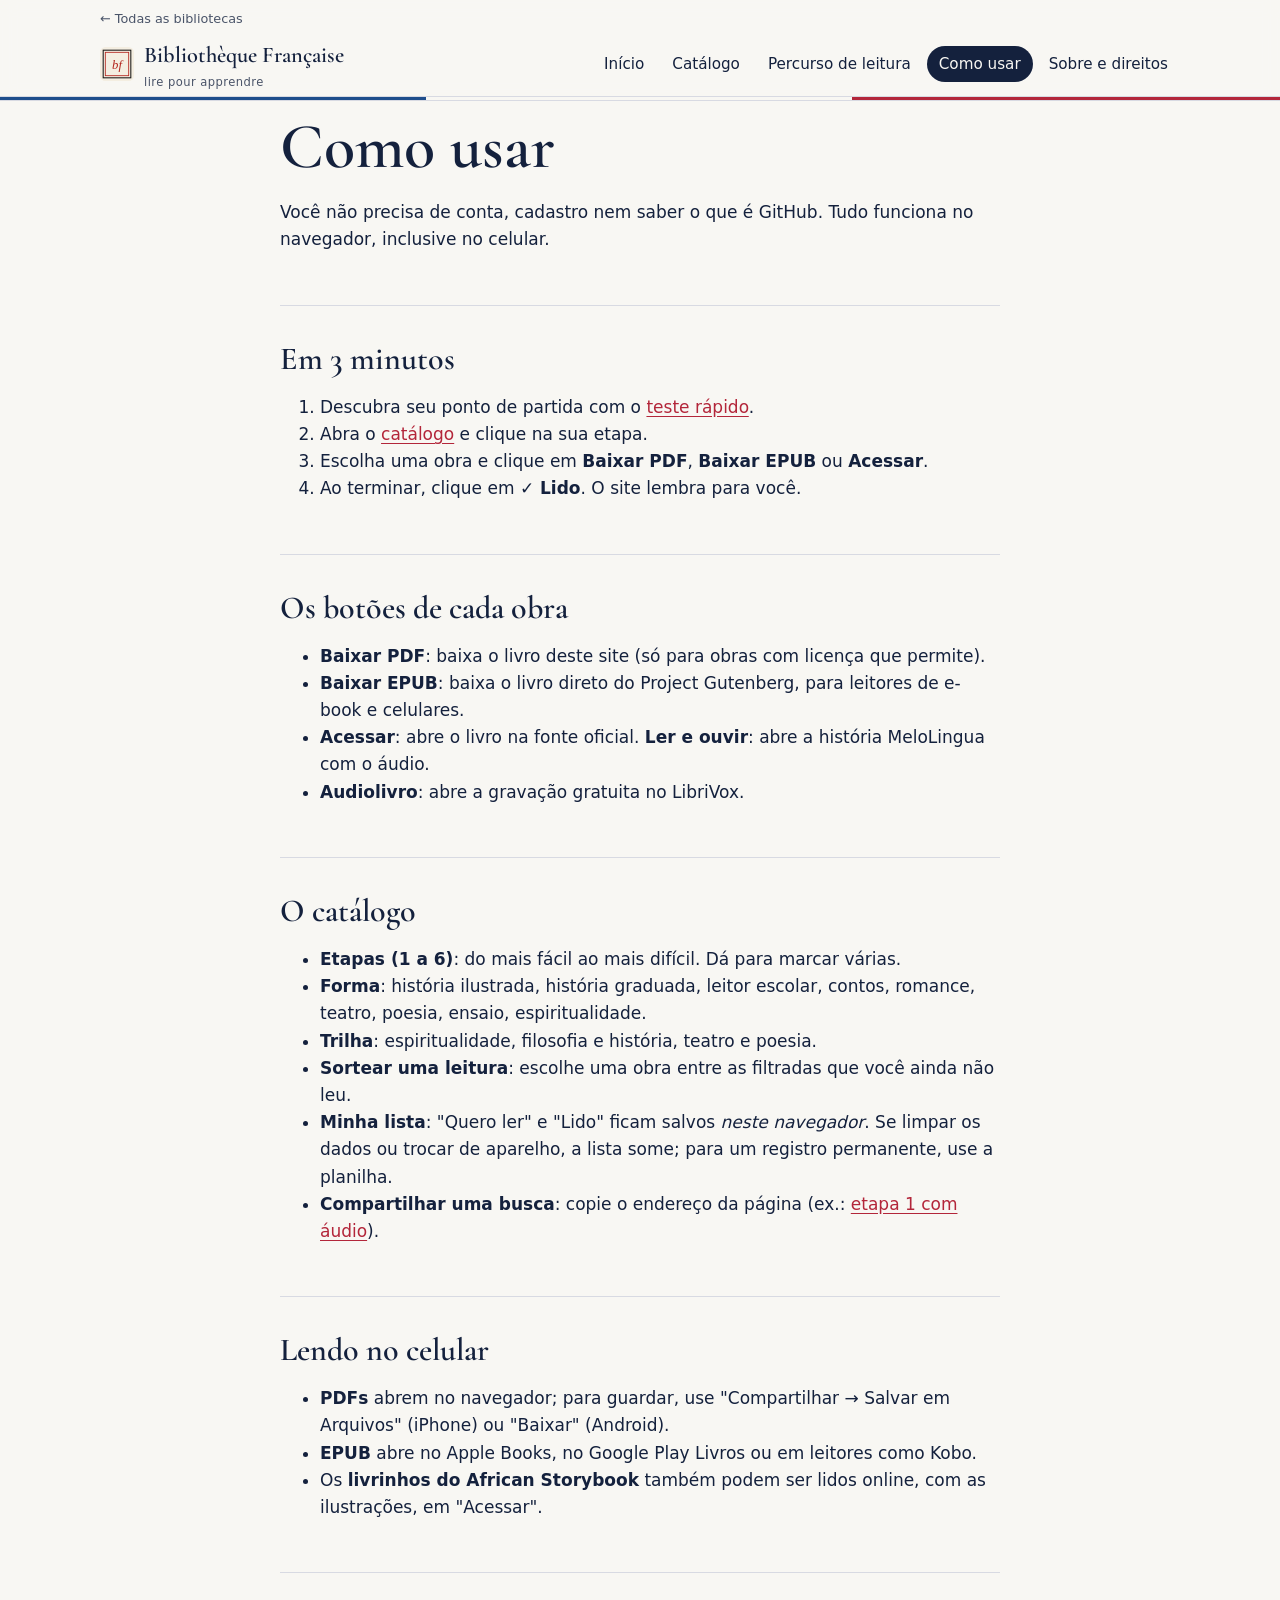
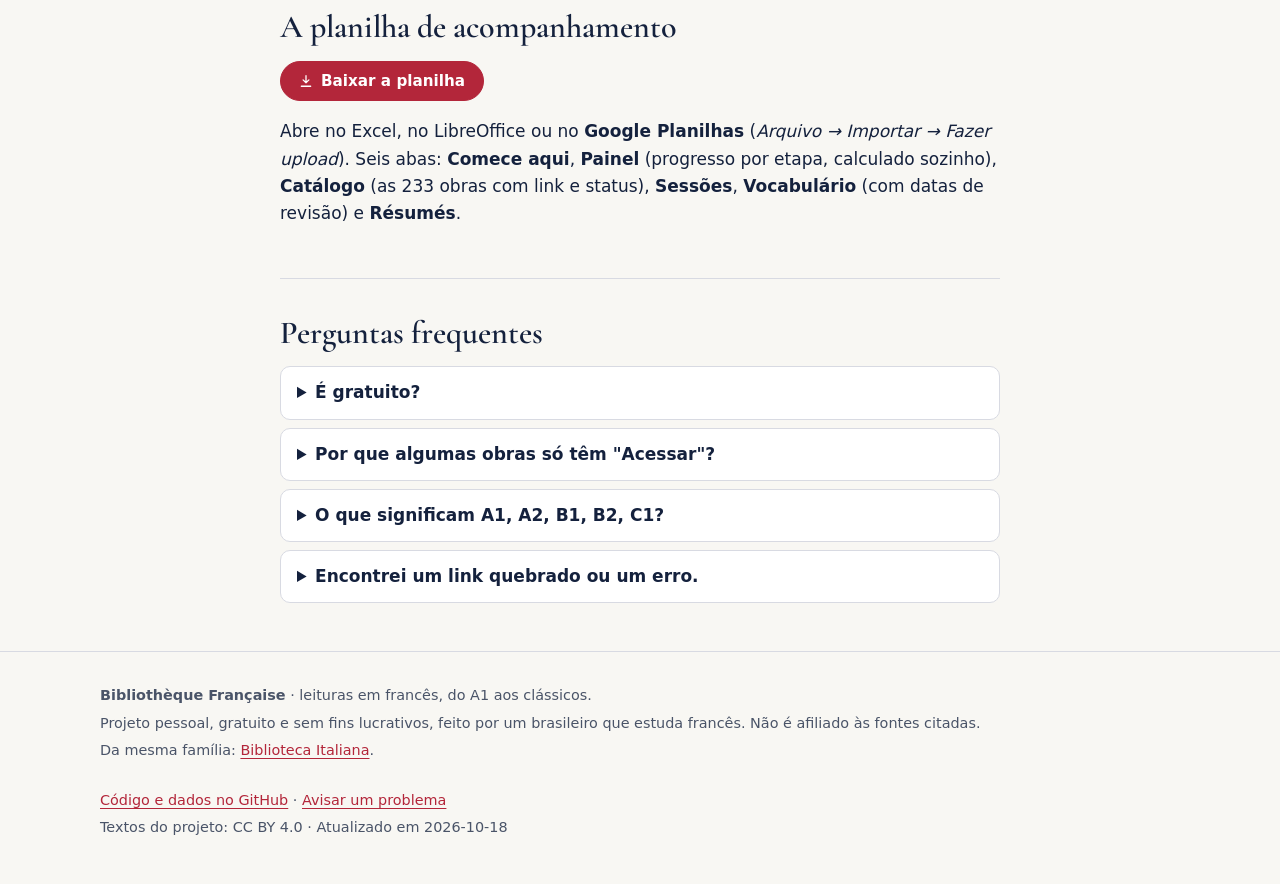
<file: docs/guia.html>
<!doctype html>
<html lang="pt-BR">
<head>
<meta charset="utf-8">
<meta name="viewport" content="width=device-width, initial-scale=1">
<title>Como usar · Bibliothèque Française</title>
<meta name="description" content="Guia rápido da Bibliothèque Française: botões, catálogo, leitura no celular, planilha de acompanhamento e perguntas frequentes.">
<link rel="canonical" href="https://oaleffemanuel.github.io/biblioth-que-fran-aise/guia.html">
<meta property="og:url" content="https://oaleffemanuel.github.io/biblioth-que-fran-aise/guia.html">
<meta property="og:type" content="website">
<meta property="og:site_name" content="Bibliothèque Française">
<meta property="og:title" content="Como usar · Bibliothèque Française">
<meta property="og:description" content="Guia rápido da Bibliothèque Française: botões, catálogo, leitura no celular, planilha de acompanhamento e perguntas frequentes.">
<meta property="og:image" content="https://oaleffemanuel.github.io/biblioth-que-fran-aise/assets/og.png">
<meta property="og:locale" content="pt_BR">
<meta name="twitter:card" content="summary_large_image">
<meta name="theme-color" content="#14213d">
<link rel="icon" href="assets/favicon.svg" type="image/svg+xml">
<link rel="preconnect" href="https://fonts.googleapis.com">
<link rel="preconnect" href="https://fonts.gstatic.com" crossorigin>
<link href="https://fonts.googleapis.com/css2?family=Cormorant+Garamond:ital,wght@0,500;0,600;1,500;1,600&display=swap" rel="stylesheet">
<link rel="stylesheet" href="assets/style.css?v=d7c289f2">
</head>
<body>
<a class="skip" href="#conteudo">Pular para o conteúdo</a>
<header class="site-header">
<div class="eco"><a href="https://lg.korium.co/">← Todas as bibliotecas</a></div>
<div class="wrap">
<a class="brand" href="./"><img src="assets/favicon.svg" alt="" width="34" height="34"><span>Bibliothèque Française<small>lire pour apprendre</small></span></a>
<button class="nav-toggle" type="button" id="nav-toggle" aria-expanded="false" aria-controls="menu" hidden>Menu</button>
<nav class="nav" id="menu" aria-label="Principal"><a href="./">Início</a><a href="catalogo.html">Catálogo</a><a href="plano.html">Percurso de leitura</a><a href="guia.html" aria-current="page">Como usar</a><a href="sobre.html">Sobre e direitos</a></nav>
</div></header>
<main id="conteudo">
<div class="wrap narrow prose">
<h1>Como usar</h1>
<p class="lead">Você não precisa de conta, cadastro nem saber o que é GitHub. Tudo funciona no navegador, inclusive no celular.</p>
<h2>Em 3 minutos</h2>
<ol><li>Descubra seu ponto de partida com o <a href="plano.html#onde-comecar">teste rápido</a>.</li>
<li>Abra o <a href="catalogo.html">catálogo</a> e clique na sua etapa.</li>
<li>Escolha uma obra e clique em <b>Baixar PDF</b>, <b>Baixar EPUB</b> ou <b>Acessar</b>.</li>
<li>Ao terminar, clique em <b>✓ Lido</b>. O site lembra para você.</li></ol>
<h2>Os botões de cada obra</h2>
<ul><li><b>Baixar PDF</b>: baixa o livro deste site (só para obras com licença que permite).</li>
<li><b>Baixar EPUB</b>: baixa o livro direto do Project Gutenberg, para leitores de e-book e celulares.</li>
<li><b>Acessar</b>: abre o livro na fonte oficial. <b>Ler e ouvir</b>: abre a história MeloLingua com o áudio.</li>
<li><b>Audiolivro</b>: abre a gravação gratuita no LibriVox.</li></ul>
<h2>O catálogo</h2>
<ul><li><b>Etapas (1 a 6)</b>: do mais fácil ao mais difícil. Dá para marcar várias.</li>
<li><b>Forma</b>: história ilustrada, história graduada, leitor escolar, contos, romance, teatro, poesia, ensaio, espiritualidade.</li>
<li><b>Trilha</b>: espiritualidade, filosofia e história, teatro e poesia.</li>
<li><b>Sortear uma leitura</b>: escolhe uma obra entre as filtradas que você ainda não leu.</li>
<li><b>Minha lista</b>: "Quero ler" e "Lido" ficam salvos <i>neste navegador</i>. Se limpar os dados ou trocar de aparelho, a lista some; para um registro permanente, use a planilha.</li>
<li><b>Compartilhar uma busca</b>: copie o endereço da página (ex.: <a href="catalogo.html?etapa=1&amp;audio=1">etapa 1 com áudio</a>).</li></ul>
<h2>Lendo no celular</h2>
<ul><li><b>PDFs</b> abrem no navegador; para guardar, use "Compartilhar → Salvar em Arquivos" (iPhone) ou "Baixar" (Android).</li>
<li><b>EPUB</b> abre no Apple Books, no Google Play Livros ou em leitores como Kobo.</li>
<li>Os <b>livrinhos do African Storybook</b> também podem ser lidos online, com as ilustrações, em "Acessar".</li></ul>
<h2 id="planilha">A planilha de acompanhamento</h2>
<p><a class="btn accent" href="telechargements/diario-de-leitura-bibliotheque-francaise.xlsx" download><svg aria-hidden="true" width="14" height="14" viewBox="0 0 24 24" fill="none" stroke="currentColor" stroke-width="2.2" stroke-linecap="round"><path d="M12 3v12m0 0-5-5m5 5 5-5M4 21h16"/></svg> Baixar a planilha</a></p>
<p>Abre no Excel, no LibreOffice ou no <b>Google Planilhas</b> (<i>Arquivo → Importar → Fazer upload</i>). Seis abas: <b>Comece aqui</b>, <b>Painel</b> (progresso por etapa, calculado sozinho), <b>Catálogo</b> (as 233 obras com link e status), <b>Sessões</b>, <b>Vocabulário</b> (com datas de revisão) e <b>Résumés</b>.</p>
<h2>Perguntas frequentes</h2>
<details><summary>É gratuito?</summary><p>Sim: as obras, o site, o guia e a planilha.</p></details>
<details><summary>Por que algumas obras só têm "Acessar"?</summary><p>Porque acesso gratuito não é permissão para redistribuir. Só hospedamos arquivos cuja licença permite; para o resto, levamos você à fonte oficial. Veja <a href="sobre.html#direitos">a política de direitos</a>.</p></details>
<details><summary>O que significam A1, A2, B1, B2, C1?</summary><p>São os níveis do Quadro Europeu Comum de Referência. Aqui, só as histórias MeloLingua têm nível oficial; os demais são estimativas nossas.</p></details>
<details><summary>Encontrei um link quebrado ou um erro.</summary><p>Avise por uma <a href="https://github.com/oaleffemanuel/biblioth-que-fran-aise/issues">issue no GitHub</a>.</p></details>
</div>
</main>
<footer class="site-footer"><div class="wrap">
<div><p><b>Bibliothèque Française</b> · leituras em francês, do A1 aos clássicos.</p>
<p>Projeto pessoal, gratuito e sem fins lucrativos, feito por um brasileiro que estuda francês. Não é afiliado às fontes citadas.</p>
<p>Da mesma família: <a href="https://oaleffemanuel.github.io/biblioteca-italiana/">Biblioteca Italiana</a>.</p></div>
<div><p><a href="https://github.com/oaleffemanuel/biblioth-que-fran-aise">Código e dados no GitHub</a> · <a href="https://github.com/oaleffemanuel/biblioth-que-fran-aise/issues">Avisar um problema</a></p>
<p>Textos do projeto: CC BY 4.0 · Atualizado em 2026-10-18</p></div>
</div></footer>
<script src="assets/app.js?v=d7c289f2" defer></script>
</body>
</html>
</file>
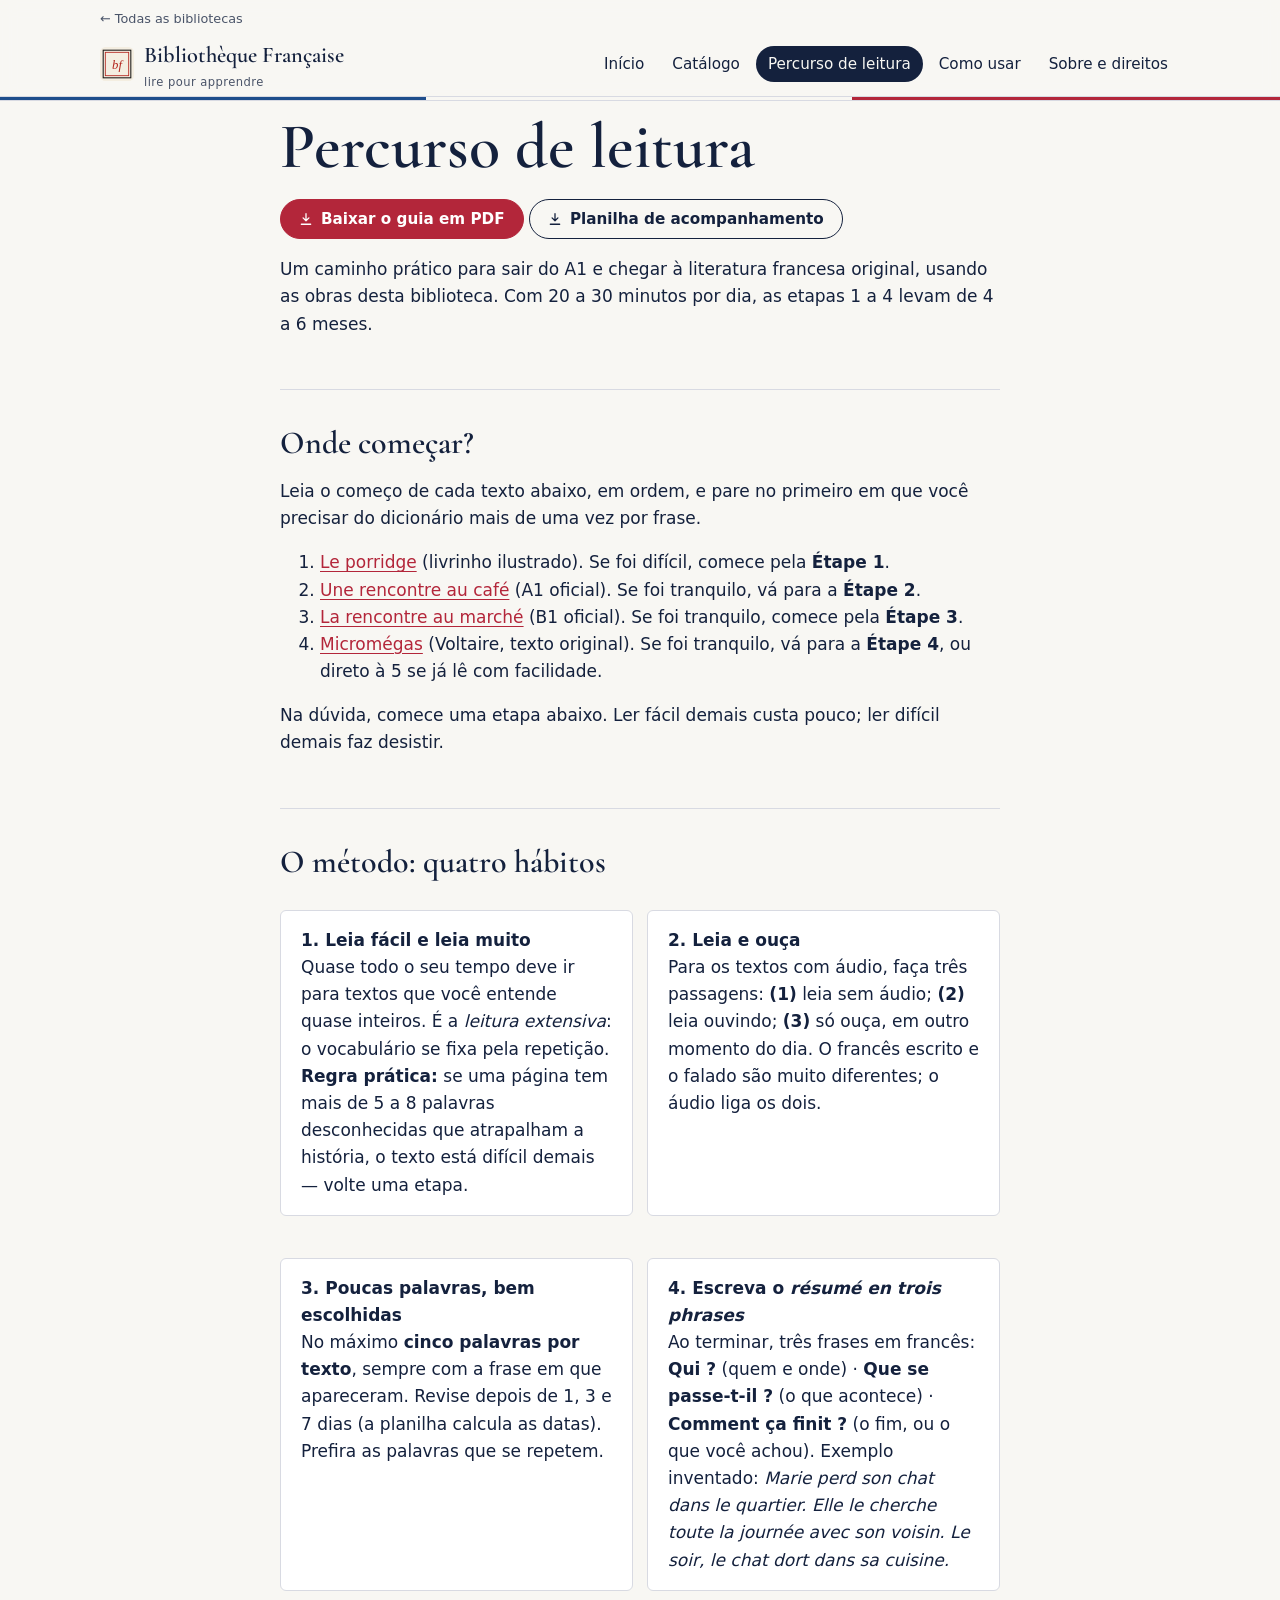
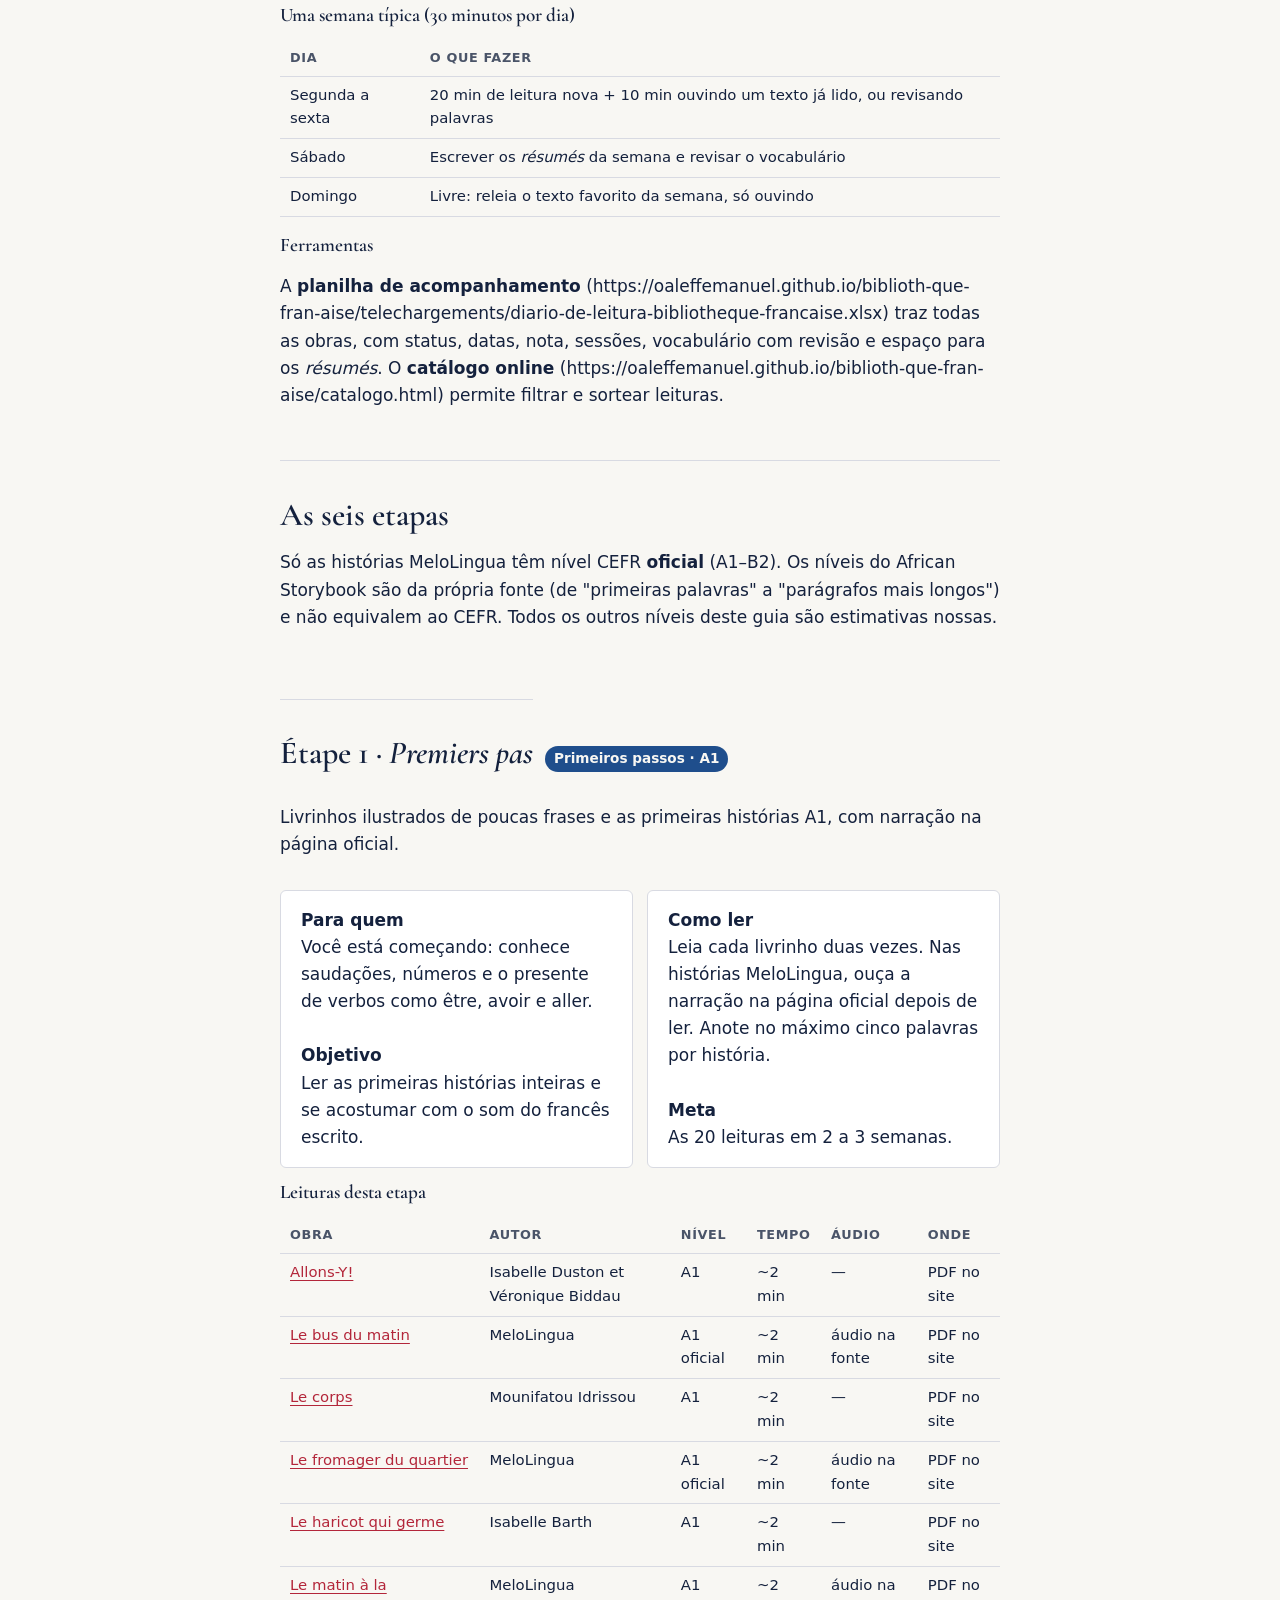
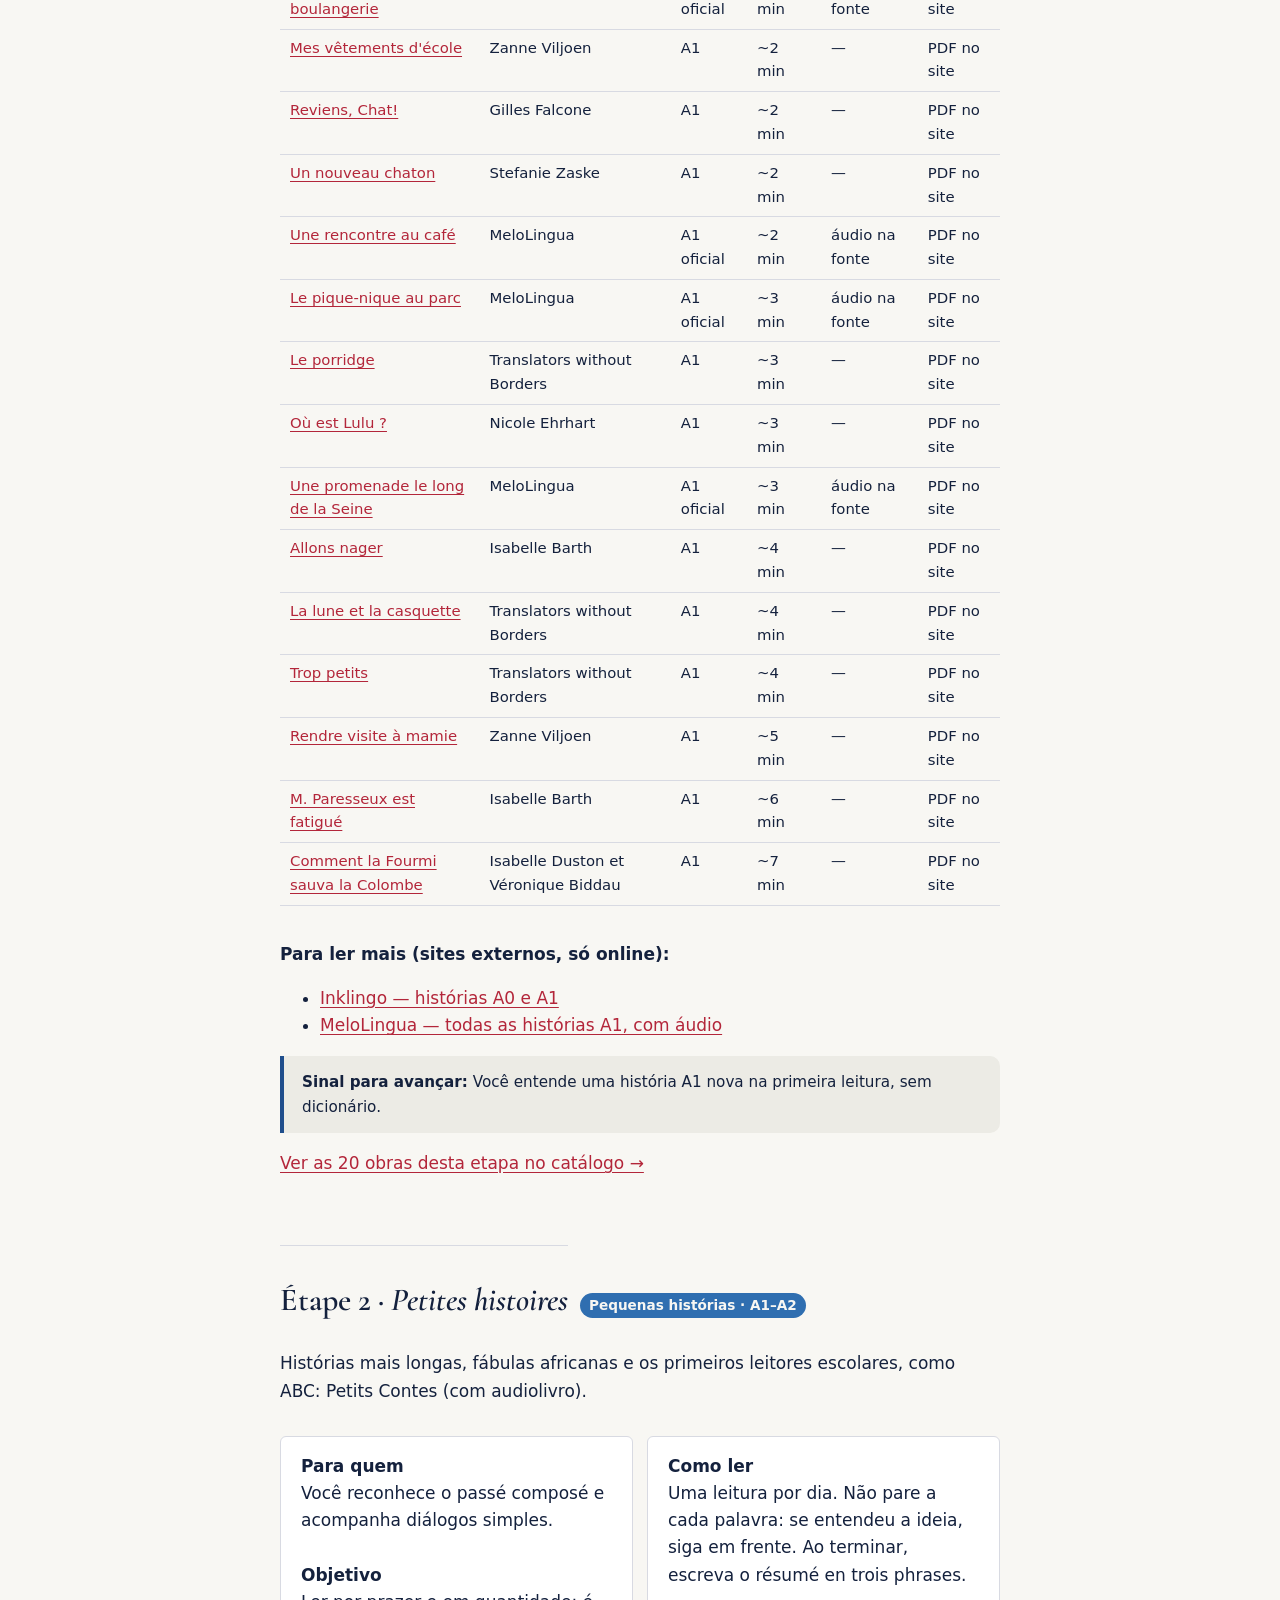
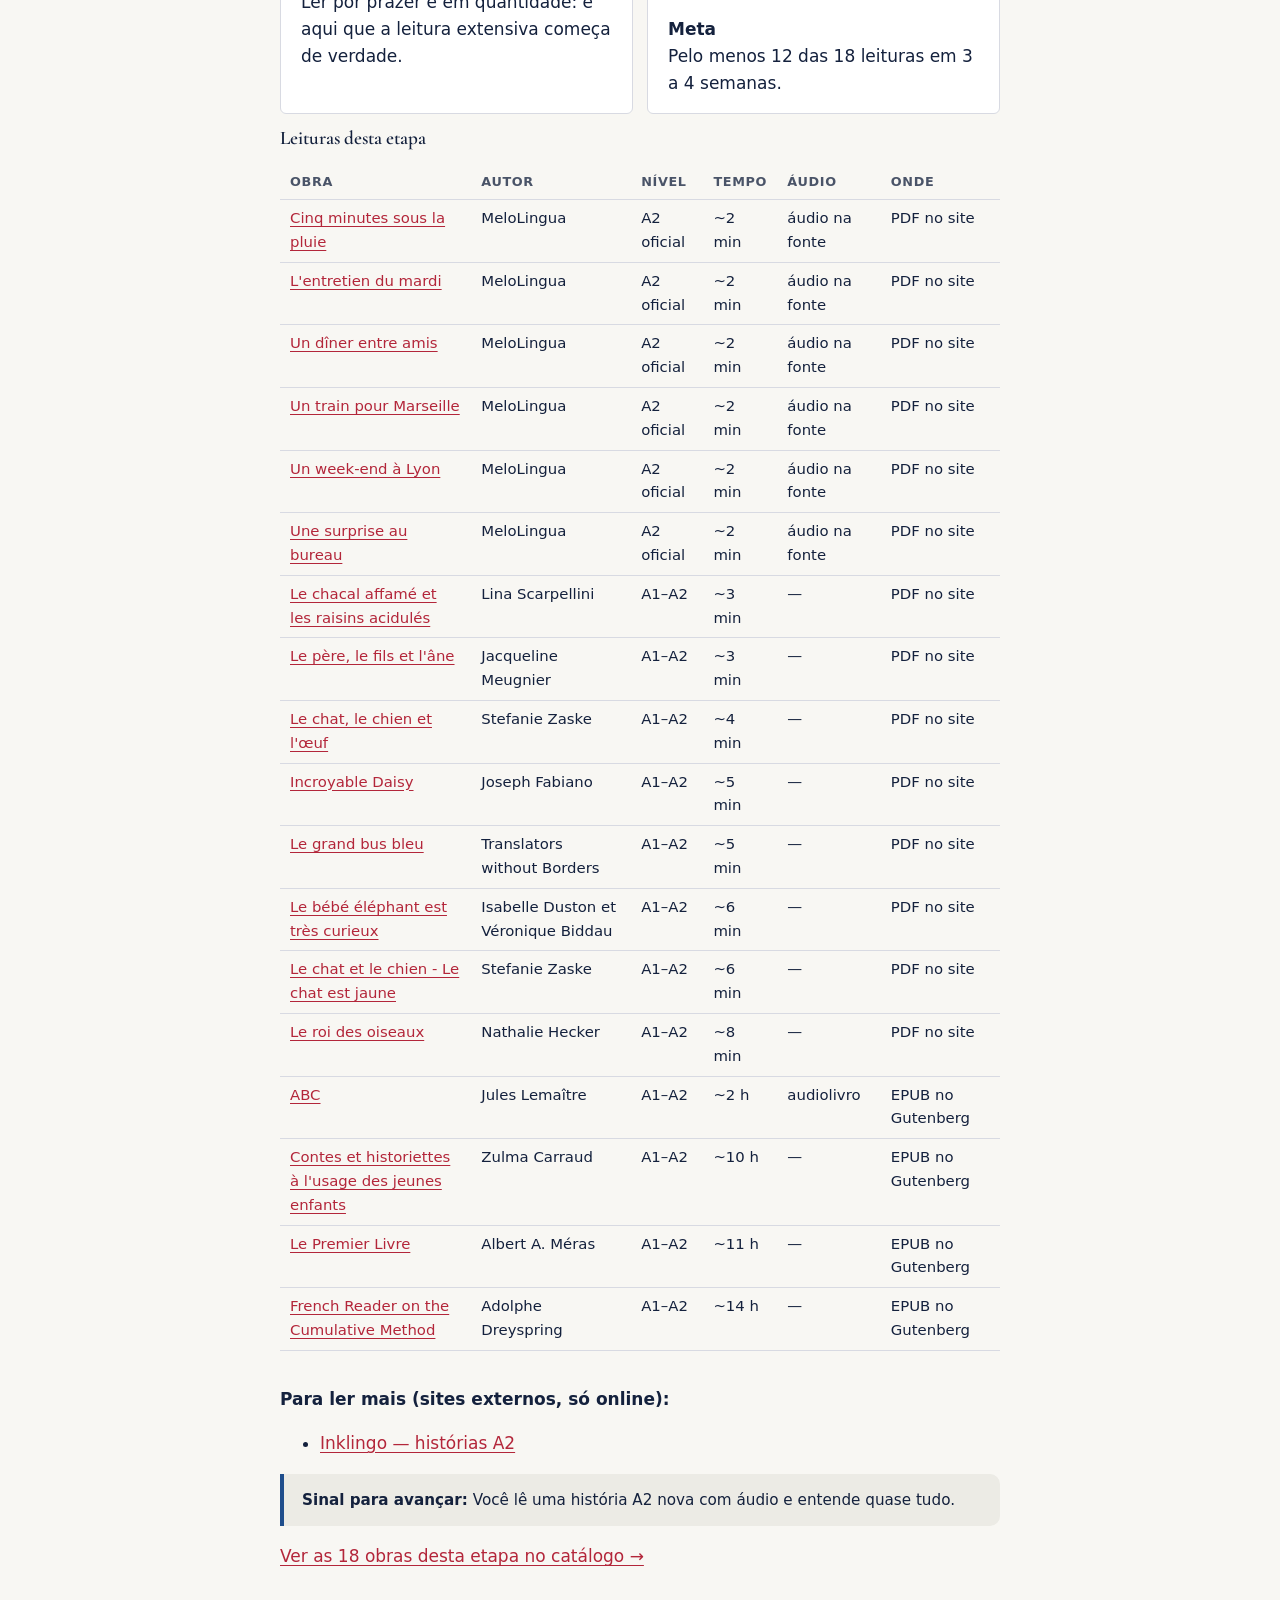
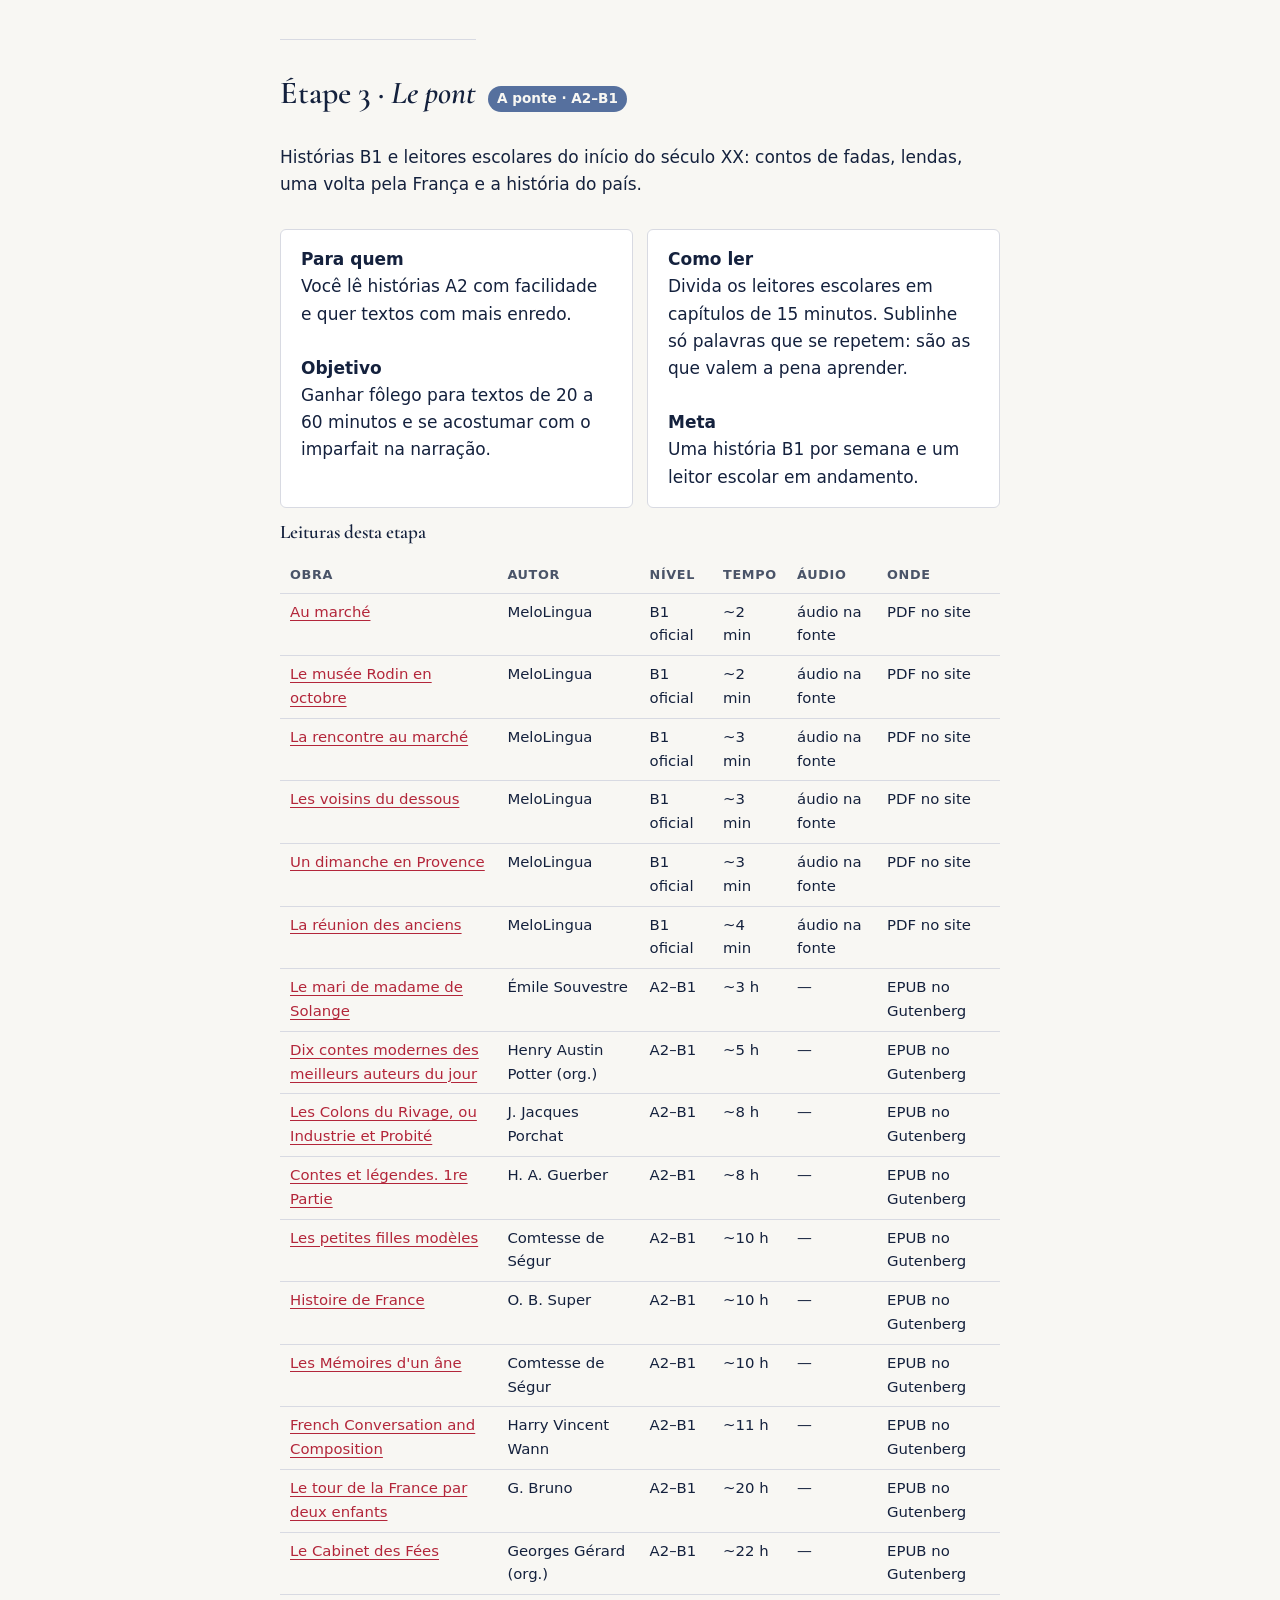
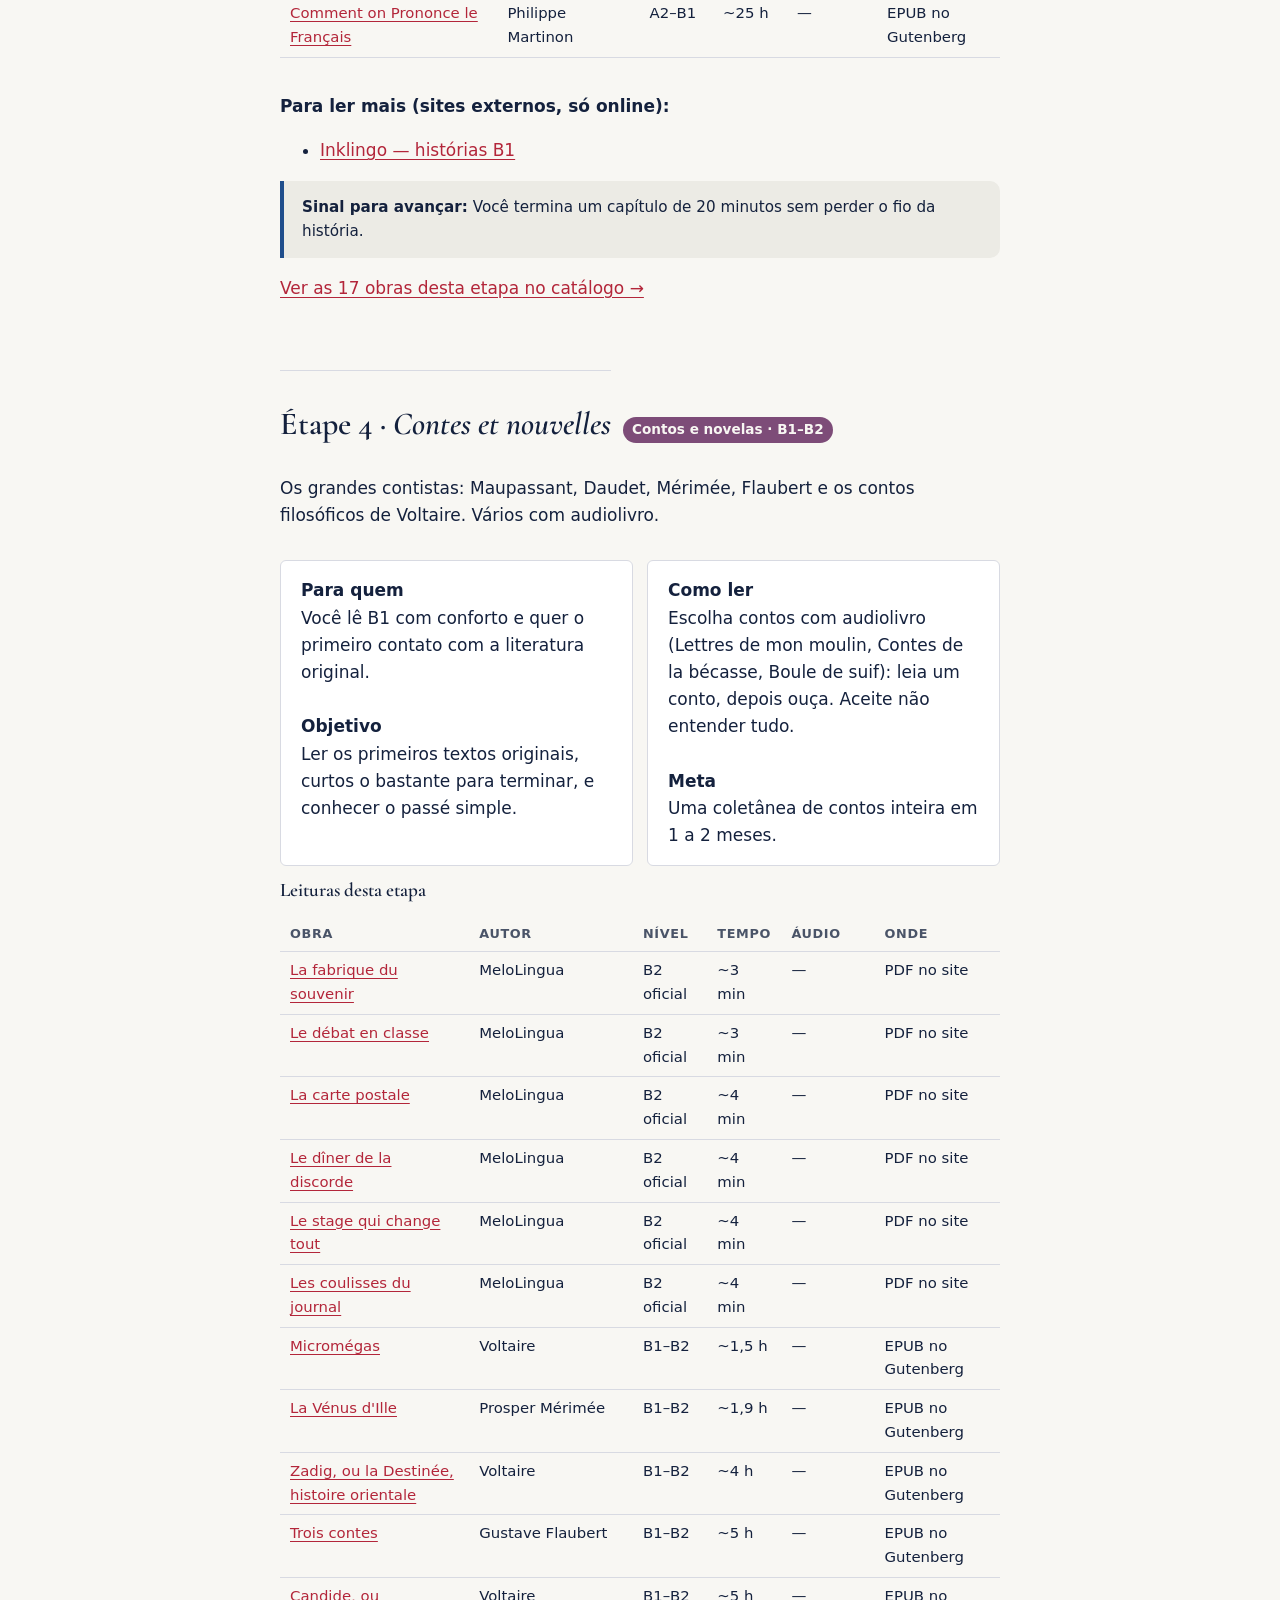
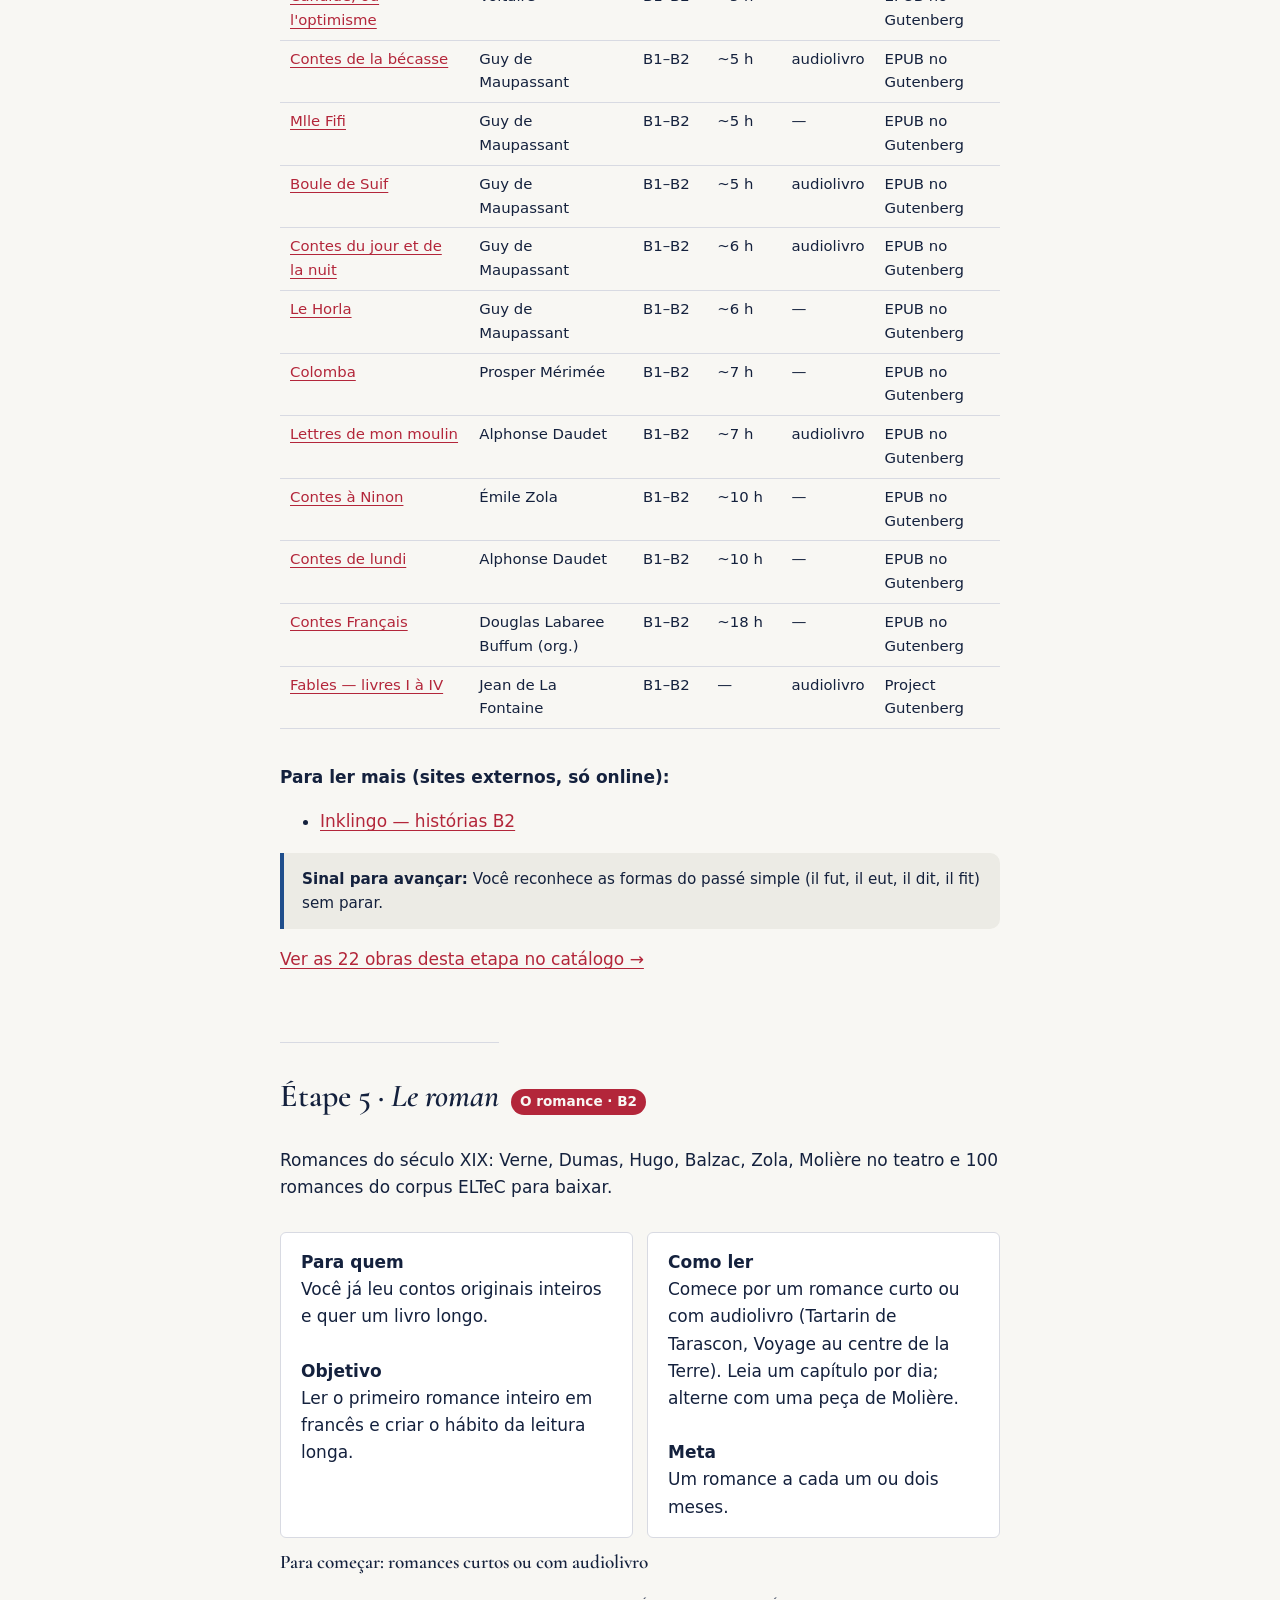
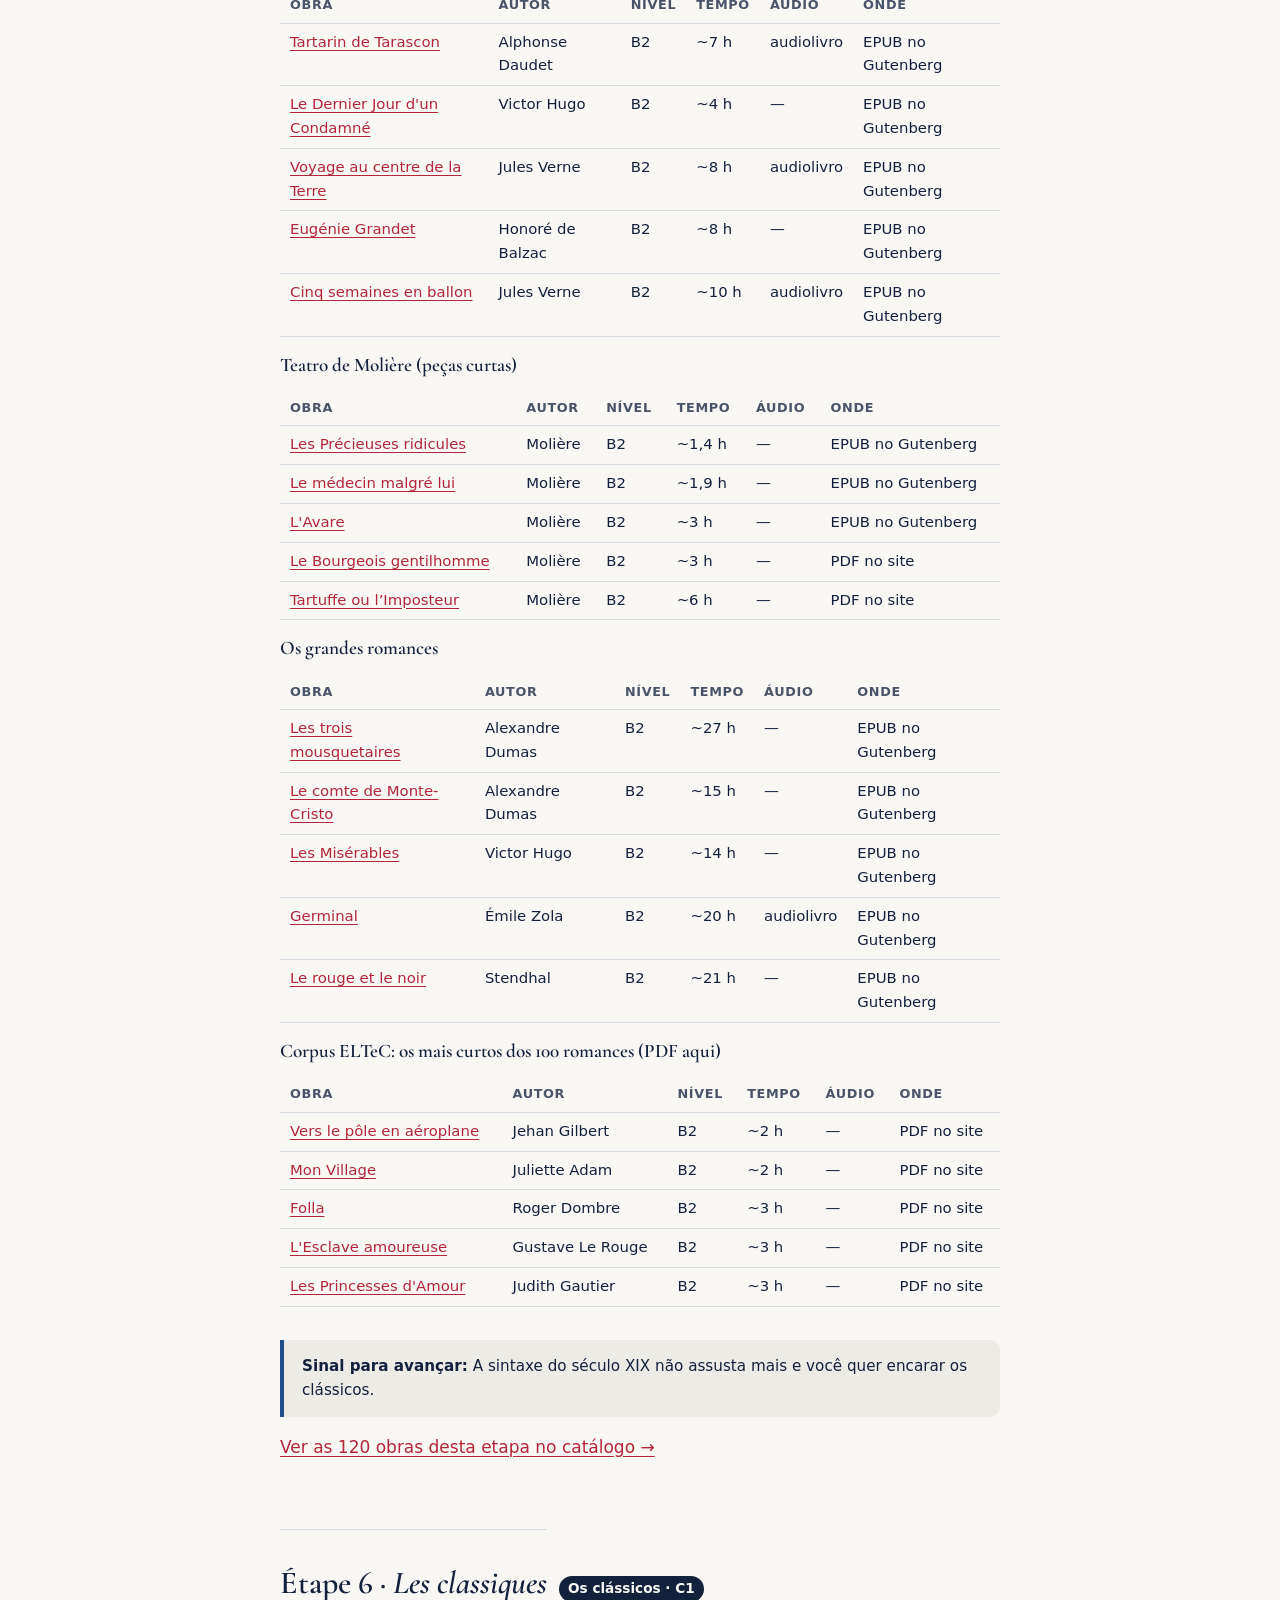
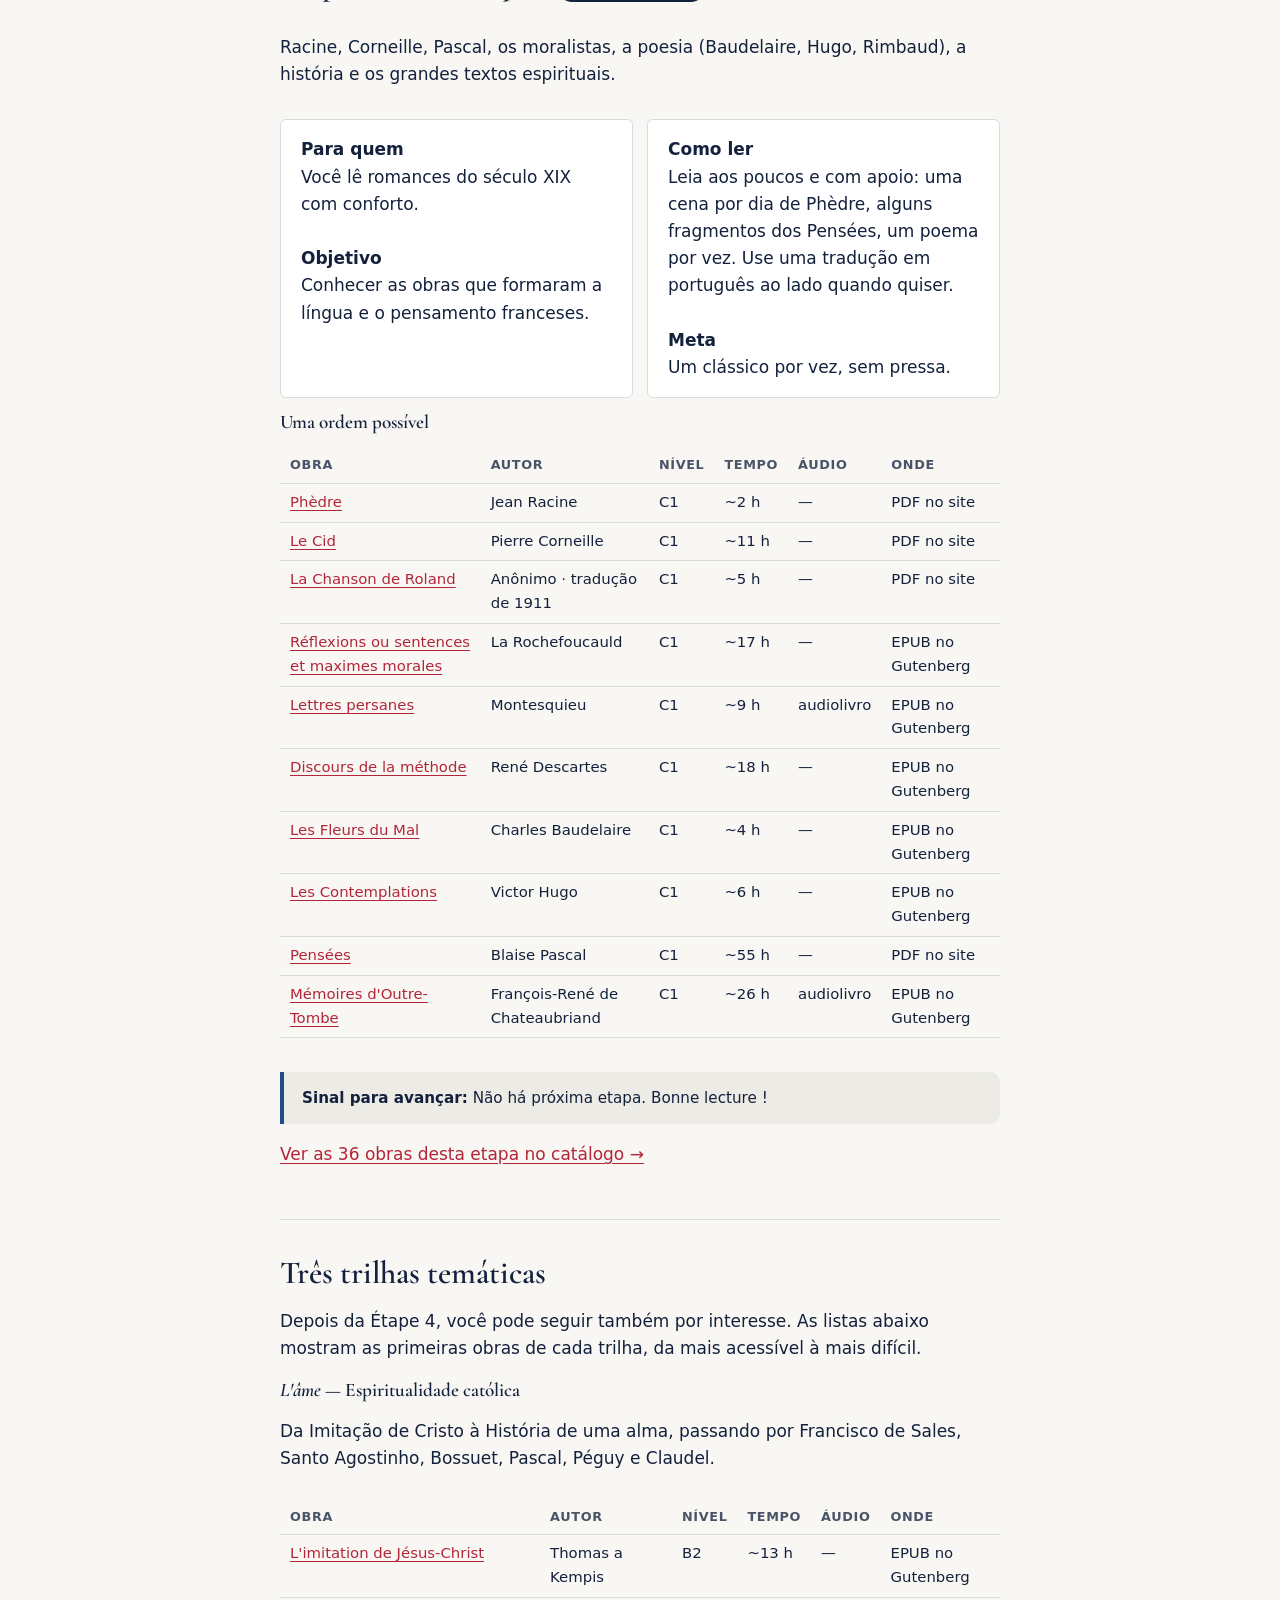
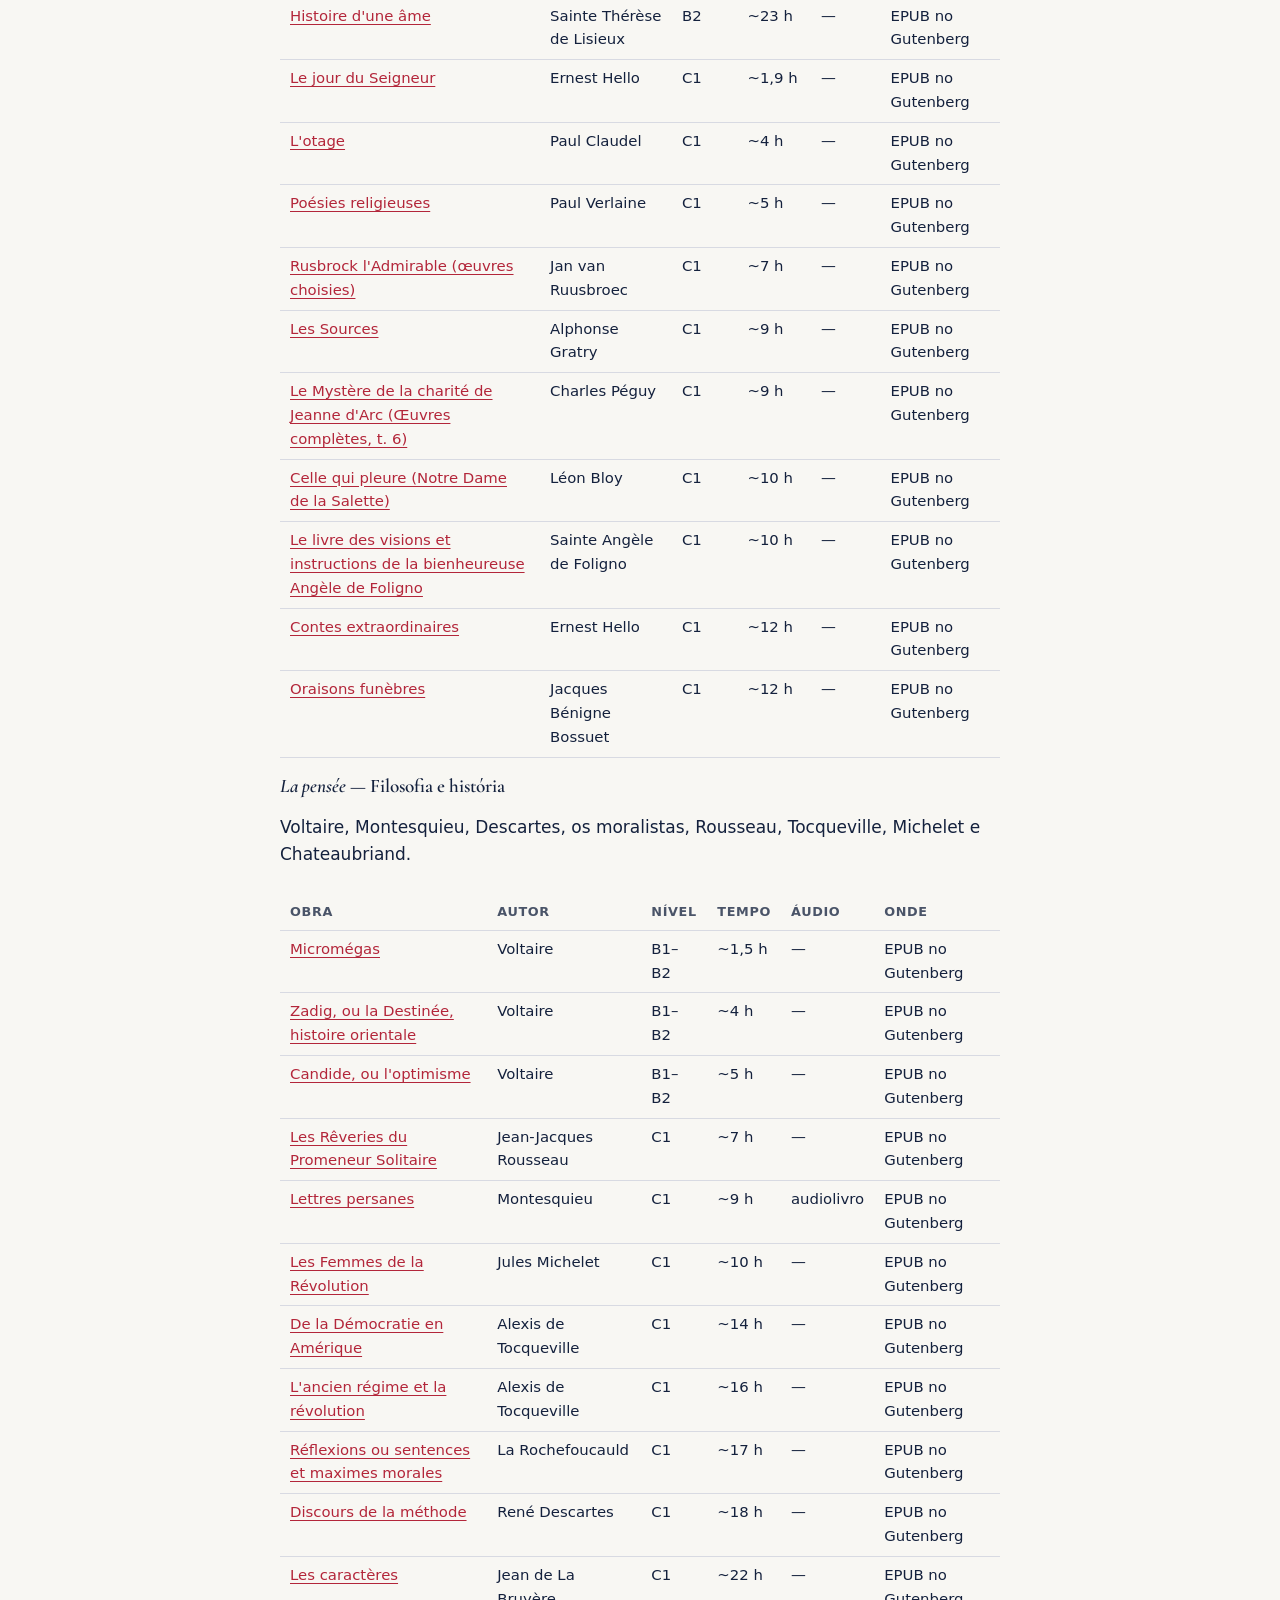
<file: docs/plano.html>
<!doctype html>
<html lang="pt-BR">
<head>
<meta charset="utf-8">
<meta name="viewport" content="width=device-width, initial-scale=1">
<title>Percurso de leitura em francês, do A1 aos clássicos · Bibliothèque Française</title>
<meta name="description" content="Percurso gratuito para aprender francês lendo: seis etapas do A1 ao C1 com obras reais, método de leitura com áudio, trilhas temáticas e dicas para brasileiros. Guia em PDF.">
<link rel="canonical" href="https://oaleffemanuel.github.io/biblioth-que-fran-aise/plano.html">
<meta property="og:url" content="https://oaleffemanuel.github.io/biblioth-que-fran-aise/plano.html">
<meta property="og:type" content="website">
<meta property="og:site_name" content="Bibliothèque Française">
<meta property="og:title" content="Percurso de leitura em francês, do A1 aos clássicos · Bibliothèque Française">
<meta property="og:description" content="Percurso gratuito para aprender francês lendo: seis etapas do A1 ao C1 com obras reais, método de leitura com áudio, trilhas temáticas e dicas para brasileiros. Guia em PDF.">
<meta property="og:image" content="https://oaleffemanuel.github.io/biblioth-que-fran-aise/assets/og.png">
<meta property="og:locale" content="pt_BR">
<meta name="twitter:card" content="summary_large_image">
<meta name="theme-color" content="#14213d">
<link rel="icon" href="assets/favicon.svg" type="image/svg+xml">
<link rel="preconnect" href="https://fonts.googleapis.com">
<link rel="preconnect" href="https://fonts.gstatic.com" crossorigin>
<link href="https://fonts.googleapis.com/css2?family=Cormorant+Garamond:ital,wght@0,500;0,600;1,500;1,600&display=swap" rel="stylesheet">
<link rel="stylesheet" href="assets/style.css?v=d7c289f2">
</head>
<body>
<a class="skip" href="#conteudo">Pular para o conteúdo</a>
<header class="site-header">
<div class="eco"><a href="https://lg.korium.co/">← Todas as bibliotecas</a></div>
<div class="wrap">
<a class="brand" href="./"><img src="assets/favicon.svg" alt="" width="34" height="34"><span>Bibliothèque Française<small>lire pour apprendre</small></span></a>
<button class="nav-toggle" type="button" id="nav-toggle" aria-expanded="false" aria-controls="menu" hidden>Menu</button>
<nav class="nav" id="menu" aria-label="Principal"><a href="./">Início</a><a href="catalogo.html">Catálogo</a><a href="plano.html" aria-current="page">Percurso de leitura</a><a href="guia.html">Como usar</a><a href="sobre.html">Sobre e direitos</a></nav>
</div></header>
<main id="conteudo">
<div class="wrap narrow prose">
<h1>Percurso de leitura</h1>
<p><a class="btn accent" href="telechargements/guia-de-leitura-bibliotheque-francaise.pdf" download><svg aria-hidden="true" width="14" height="14" viewBox="0 0 24 24" fill="none" stroke="currentColor" stroke-width="2.2" stroke-linecap="round"><path d="M12 3v12m0 0-5-5m5 5 5-5M4 21h16"/></svg> Baixar o guia em PDF</a> <a class="btn ghost" href="telechargements/diario-de-leitura-bibliotheque-francaise.xlsx" download><svg aria-hidden="true" width="14" height="14" viewBox="0 0 24 24" fill="none" stroke="currentColor" stroke-width="2.2" stroke-linecap="round"><path d="M12 3v12m0 0-5-5m5 5 5-5M4 21h16"/></svg> Planilha de acompanhamento</a></p>

<p class="lead">Um caminho prático para sair do A1 e chegar à literatura francesa original, usando as obras desta biblioteca. Com 20 a 30 minutos por dia, as etapas 1 a 4 levam de 4 a 6 meses.</p>

<h2 id="onde-comecar">Onde começar?</h2>
<p>Leia o começo de cada texto abaixo, em ordem, e pare no primeiro em que você precisar do dicionário mais de uma vez por frase.</p>
<ol>
<li><a href="livres/as-translators-without-borders-le-porridge.pdf">Le porridge</a> (livrinho ilustrado). Se foi difícil, comece pela <b>Étape 1</b>.</li>
<li><a href="livres/ml-melolingua-une-rencontre-au-cafe.pdf">Une rencontre au café</a> (A1 oficial). Se foi tranquilo, vá para a <b>Étape 2</b>.</li>
<li><a href="livres/ml-melolingua-la-rencontre-au-marche.pdf">La rencontre au marché</a> (B1 oficial). Se foi tranquilo, comece pela <b>Étape 3</b>.</li>
<li><a href="https://www.gutenberg.org/ebooks/4649">Micromégas</a> (Voltaire, texto original). Se foi tranquilo, vá para a <b>Étape 4</b>, ou direto à 5 se já lê com facilidade.</li>
</ol>
<p>Na dúvida, comece uma etapa abaixo. Ler fácil demais custa pouco; ler difícil demais faz desistir.</p>

<h2 id="metodo">O método: quatro hábitos</h2>
<div class="two">
<div class="box"><b>1. Leia fácil e leia muito</b><br>Quase todo o seu tempo deve ir para textos que você entende quase inteiros. É a <i>leitura extensiva</i>: o vocabulário se fixa pela repetição. <b>Regra prática:</b> se uma página tem mais de 5 a 8 palavras desconhecidas que atrapalham a história, o texto está difícil demais — volte uma etapa.</div>
<div class="box"><b>2. Leia e ouça</b><br>Para os textos com áudio, faça três passagens: <b>(1)</b> leia sem áudio; <b>(2)</b> leia ouvindo; <b>(3)</b> só ouça, em outro momento do dia. O francês escrito e o falado são muito diferentes; o áudio liga os dois.</div>
<div class="box"><b>3. Poucas palavras, bem escolhidas</b><br>No máximo <b>cinco palavras por texto</b>, sempre com a frase em que apareceram. Revise depois de 1, 3 e 7 dias (a planilha calcula as datas). Prefira as palavras que se repetem.</div>
<div class="box"><b>4. Escreva o <i>résumé en trois phrases</i></b><br>Ao terminar, três frases em francês: <b>Qui ?</b> (quem e onde) · <b>Que se passe-t-il ?</b> (o que acontece) · <b>Comment ça finit ?</b> (o fim, ou o que você achou). Exemplo inventado: <i>Marie perd son chat dans le quartier. Elle le cherche toute la journée avec son voisin. Le soir, le chat dort dans sa cuisine.</i></div>
</div>

<h3>Uma semana típica (30 minutos por dia)</h3>
<div class="table-scroll keep"><table><thead><tr><th>Dia</th><th>O que fazer</th></tr></thead><tbody>
<tr><td>Segunda a sexta</td><td>20 min de leitura nova + 10 min ouvindo um texto já lido, ou revisando palavras</td></tr>
<tr><td>Sábado</td><td>Escrever os <i>résumés</i> da semana e revisar o vocabulário</td></tr>
<tr><td>Domingo</td><td>Livre: releia o texto favorito da semana, só ouvindo</td></tr>
</tbody></table></div>

<h3>Ferramentas</h3>
<p>A <b>planilha de acompanhamento</b> (https://oaleffemanuel.github.io/biblioth-que-fran-aise/telechargements/diario-de-leitura-bibliotheque-francaise.xlsx) traz todas as obras, com status, datas, nota, sessões, vocabulário com revisão e espaço para os <i>résumés</i>. O <b>catálogo online</b> (https://oaleffemanuel.github.io/biblioth-que-fran-aise/catalogo.html) permite filtrar e sortear leituras.</p>

<h2 id="etapas">As seis etapas</h2>
<p>Só as histórias MeloLingua têm nível CEFR <b>oficial</b> (A1–B2). Os níveis do African Storybook são da própria fonte (de "primeiras palavras" a "parágrafos mais longos") e não equivalem ao CEFR. Todos os outros níveis deste guia são estimativas nossas.</p>
<section class="tappa-sec c1" id="etapa-1">
<div class="tappa-head"><h2>Étape 1 · <i>Premiers pas</i></h2><span class="tag t">Primeiros passos · A1</span></div>
<p>Livrinhos ilustrados de poucas frases e as primeiras histórias A1, com narração na página oficial.</p>
<div class="two"><div class="box"><b>Para quem</b><br>Você está começando: conhece saudações, números e o presente de verbos como être, avoir e aller.<br><br><b>Objetivo</b><br>Ler as primeiras histórias inteiras e se acostumar com o som do francês escrito.</div>
<div class="box"><b>Como ler</b><br>Leia cada livrinho duas vezes. Nas histórias MeloLingua, ouça a narração na página oficial depois de ler. Anote no máximo cinco palavras por história.<br><br><b>Meta</b><br>As 20 leituras em 2 a 3 semanas.</div></div>
<h3>Leituras desta etapa</h3><div class="table-scroll"><table><thead><tr><th>Obra</th><th>Autor</th><th>Nível</th><th>Tempo</th><th>Áudio</th><th>Onde</th></tr></thead><tbody><tr><td><a href="livres/as-isabelle-duston-et-veronique-biddau-allons-y.pdf">Allons-Y!</a></td><td>Isabelle Duston et Véronique Biddau</td><td>A1</td><td>~2 min</td><td>—</td><td>PDF no site</td></tr><tr><td><a href="livres/ml-melolingua-le-bus-du-matin.pdf">Le bus du matin</a></td><td>MeloLingua</td><td>A1 oficial</td><td>~2 min</td><td>áudio na fonte</td><td>PDF no site</td></tr><tr><td><a href="livres/as-mounifatou-idrissou-le-corps.pdf">Le corps</a></td><td>Mounifatou Idrissou</td><td>A1</td><td>~2 min</td><td>—</td><td>PDF no site</td></tr><tr><td><a href="livres/ml-melolingua-le-fromager-du-quartier.pdf">Le fromager du quartier</a></td><td>MeloLingua</td><td>A1 oficial</td><td>~2 min</td><td>áudio na fonte</td><td>PDF no site</td></tr><tr><td><a href="livres/as-isabelle-barth-le-haricot-qui-germe.pdf">Le haricot qui germe</a></td><td>Isabelle Barth</td><td>A1</td><td>~2 min</td><td>—</td><td>PDF no site</td></tr><tr><td><a href="livres/ml-melolingua-le-matin-a-la-boulangerie.pdf">Le matin à la boulangerie</a></td><td>MeloLingua</td><td>A1 oficial</td><td>~2 min</td><td>áudio na fonte</td><td>PDF no site</td></tr><tr><td><a href="livres/as-zanne-viljoen-mes-vetements-d-ecole.pdf">Mes vêtements d&#x27;école</a></td><td>Zanne Viljoen</td><td>A1</td><td>~2 min</td><td>—</td><td>PDF no site</td></tr><tr><td><a href="livres/as-gilles-falcone-reviens-chat.pdf">Reviens, Chat!</a></td><td>Gilles Falcone</td><td>A1</td><td>~2 min</td><td>—</td><td>PDF no site</td></tr><tr><td><a href="livres/as-stefanie-zaske-un-nouveau-chaton.pdf">Un nouveau chaton</a></td><td>Stefanie Zaske</td><td>A1</td><td>~2 min</td><td>—</td><td>PDF no site</td></tr><tr><td><a href="livres/ml-melolingua-une-rencontre-au-cafe.pdf">Une rencontre au café</a></td><td>MeloLingua</td><td>A1 oficial</td><td>~2 min</td><td>áudio na fonte</td><td>PDF no site</td></tr><tr><td><a href="livres/ml-melolingua-le-pique-nique-au-parc.pdf">Le pique-nique au parc</a></td><td>MeloLingua</td><td>A1 oficial</td><td>~3 min</td><td>áudio na fonte</td><td>PDF no site</td></tr><tr><td><a href="livres/as-translators-without-borders-le-porridge.pdf">Le porridge</a></td><td>Translators without Borders</td><td>A1</td><td>~3 min</td><td>—</td><td>PDF no site</td></tr><tr><td><a href="livres/as-nicole-ehrhart-ou-est-lulu.pdf">Où est Lulu ?</a></td><td>Nicole  Ehrhart</td><td>A1</td><td>~3 min</td><td>—</td><td>PDF no site</td></tr><tr><td><a href="livres/ml-melolingua-une-promenade-le-long-de-la-seine.pdf">Une promenade le long de la Seine</a></td><td>MeloLingua</td><td>A1 oficial</td><td>~3 min</td><td>áudio na fonte</td><td>PDF no site</td></tr><tr><td><a href="livres/as-isabelle-barth-allons-nager.pdf">Allons nager</a></td><td>Isabelle Barth</td><td>A1</td><td>~4 min</td><td>—</td><td>PDF no site</td></tr><tr><td><a href="livres/as-translators-without-borders-la-lune-et-la-casquette.pdf">La lune et la casquette</a></td><td>Translators without Borders</td><td>A1</td><td>~4 min</td><td>—</td><td>PDF no site</td></tr><tr><td><a href="livres/as-translators-without-borders-trop-petits.pdf">Trop petits</a></td><td>Translators without Borders</td><td>A1</td><td>~4 min</td><td>—</td><td>PDF no site</td></tr><tr><td><a href="livres/as-zanne-viljoen-rendre-visite-a-mamie.pdf">Rendre visite à mamie</a></td><td>Zanne Viljoen</td><td>A1</td><td>~5 min</td><td>—</td><td>PDF no site</td></tr><tr><td><a href="livres/as-isabelle-barth-m-paresseux-est-fatigue.pdf">M. Paresseux est fatigué</a></td><td>Isabelle Barth</td><td>A1</td><td>~6 min</td><td>—</td><td>PDF no site</td></tr><tr><td><a href="livres/as-isabelle-duston-et-veronique-biddau-comment-la-fourmi-sauva-la-colombe.pdf">Comment la Fourmi sauva la Colombe</a></td><td>Isabelle Duston et Véronique Biddau</td><td>A1</td><td>~7 min</td><td>—</td><td>PDF no site</td></tr></tbody></table></div><p class="ext"><b>Para ler mais (sites externos, só online):</b></p><ul class="ext"><li><a href="https://www.inklingo.app/french/stories/a0">Inklingo — histórias A0 e A1</a></li><li><a href="https://melolingua.com/learn-french">MeloLingua — todas as histórias A1, com áudio</a></li></ul>
<p class="note"><b>Sinal para avançar:</b> Você entende uma história A1 nova na primeira leitura, sem dicionário.</p><p><a href="catalogo.html?etapa=1">Ver as 20 obras desta etapa no catálogo →</a></p>
</section><section class="tappa-sec c2" id="etapa-2">
<div class="tappa-head"><h2>Étape 2 · <i>Petites histoires</i></h2><span class="tag t">Pequenas histórias · A1–A2</span></div>
<p>Histórias mais longas, fábulas africanas e os primeiros leitores escolares, como ABC: Petits Contes (com audiolivro).</p>
<div class="two"><div class="box"><b>Para quem</b><br>Você reconhece o passé composé e acompanha diálogos simples.<br><br><b>Objetivo</b><br>Ler por prazer e em quantidade: é aqui que a leitura extensiva começa de verdade.</div>
<div class="box"><b>Como ler</b><br>Uma leitura por dia. Não pare a cada palavra: se entendeu a ideia, siga em frente. Ao terminar, escreva o résumé en trois phrases.<br><br><b>Meta</b><br>Pelo menos 12 das 18 leituras em 3 a 4 semanas.</div></div>
<h3>Leituras desta etapa</h3><div class="table-scroll"><table><thead><tr><th>Obra</th><th>Autor</th><th>Nível</th><th>Tempo</th><th>Áudio</th><th>Onde</th></tr></thead><tbody><tr><td><a href="livres/ml-melolingua-cinq-minutes-sous-la-pluie.pdf">Cinq minutes sous la pluie</a></td><td>MeloLingua</td><td>A2 oficial</td><td>~2 min</td><td>áudio na fonte</td><td>PDF no site</td></tr><tr><td><a href="livres/ml-melolingua-l-entretien-du-mardi.pdf">L&#x27;entretien du mardi</a></td><td>MeloLingua</td><td>A2 oficial</td><td>~2 min</td><td>áudio na fonte</td><td>PDF no site</td></tr><tr><td><a href="livres/ml-melolingua-un-diner-entre-amis.pdf">Un dîner entre amis</a></td><td>MeloLingua</td><td>A2 oficial</td><td>~2 min</td><td>áudio na fonte</td><td>PDF no site</td></tr><tr><td><a href="livres/ml-melolingua-un-train-pour-marseille.pdf">Un train pour Marseille</a></td><td>MeloLingua</td><td>A2 oficial</td><td>~2 min</td><td>áudio na fonte</td><td>PDF no site</td></tr><tr><td><a href="livres/ml-melolingua-un-week-end-a-lyon.pdf">Un week-end à Lyon</a></td><td>MeloLingua</td><td>A2 oficial</td><td>~2 min</td><td>áudio na fonte</td><td>PDF no site</td></tr><tr><td><a href="livres/ml-melolingua-une-surprise-au-bureau.pdf">Une surprise au bureau</a></td><td>MeloLingua</td><td>A2 oficial</td><td>~2 min</td><td>áudio na fonte</td><td>PDF no site</td></tr><tr><td><a href="livres/as-lina-scarpellini-le-chacal-affame-et-les-raisins-acidules.pdf">Le chacal affamé et les raisins acidulés</a></td><td>Lina Scarpellini</td><td>A1–A2</td><td>~3 min</td><td>—</td><td>PDF no site</td></tr><tr><td><a href="livres/as-jacqueline-meugnier-le-pere-le-fils-et-l-ane.pdf">Le père, le fils et l&#x27;âne</a></td><td>Jacqueline  Meugnier</td><td>A1–A2</td><td>~3 min</td><td>—</td><td>PDF no site</td></tr><tr><td><a href="livres/as-stefanie-zaske-le-chat-le-chien-et-l-uf.pdf">Le chat, le chien et l&#x27;œuf</a></td><td>Stefanie Zaske</td><td>A1–A2</td><td>~4 min</td><td>—</td><td>PDF no site</td></tr><tr><td><a href="livres/as-joseph-fabiano-incroyable-daisy.pdf">Incroyable Daisy</a></td><td>Joseph  Fabiano</td><td>A1–A2</td><td>~5 min</td><td>—</td><td>PDF no site</td></tr><tr><td><a href="livres/as-translators-without-borders-le-grand-bus-bleu.pdf">Le grand bus bleu</a></td><td>Translators without Borders</td><td>A1–A2</td><td>~5 min</td><td>—</td><td>PDF no site</td></tr><tr><td><a href="livres/as-isabelle-duston-et-veronique-biddau-le-bebe-elephant-est-tres-curieux.pdf">Le bébé éléphant est très curieux</a></td><td>Isabelle Duston et Véronique Biddau</td><td>A1–A2</td><td>~6 min</td><td>—</td><td>PDF no site</td></tr><tr><td><a href="livres/as-stefanie-zaske-le-chat-et-le-chien-le-chat-est-jaune.pdf">Le chat et le chien - Le chat est jaune</a></td><td>Stefanie Zaske</td><td>A1–A2</td><td>~6 min</td><td>—</td><td>PDF no site</td></tr><tr><td><a href="livres/as-nathalie-hecker-le-roi-des-oiseaux.pdf">Le roi des oiseaux</a></td><td>Nathalie Hecker</td><td>A1–A2</td><td>~8 min</td><td>—</td><td>PDF no site</td></tr><tr><td><a href="https://www.gutenberg.org/ebooks/30117">ABC</a></td><td>Jules Lemaître</td><td>A1–A2</td><td>~2 h</td><td>audiolivro</td><td>EPUB no Gutenberg</td></tr><tr><td><a href="https://www.gutenberg.org/ebooks/15626">Contes et historiettes à l&#x27;usage des jeunes enfants</a></td><td>Zulma Carraud</td><td>A1–A2</td><td>~10 h</td><td>—</td><td>EPUB no Gutenberg</td></tr><tr><td><a href="https://www.gutenberg.org/ebooks/48011">Le Premier Livre</a></td><td>Albert A. Méras</td><td>A1–A2</td><td>~11 h</td><td>—</td><td>EPUB no Gutenberg</td></tr><tr><td><a href="https://www.gutenberg.org/ebooks/29398">French Reader on the Cumulative Method</a></td><td>Adolphe Dreyspring</td><td>A1–A2</td><td>~14 h</td><td>—</td><td>EPUB no Gutenberg</td></tr></tbody></table></div><p class="ext"><b>Para ler mais (sites externos, só online):</b></p><ul class="ext"><li><a href="https://www.inklingo.app/french/stories/a2">Inklingo — histórias A2</a></li></ul>
<p class="note"><b>Sinal para avançar:</b> Você lê uma história A2 nova com áudio e entende quase tudo.</p><p><a href="catalogo.html?etapa=2">Ver as 18 obras desta etapa no catálogo →</a></p>
</section><section class="tappa-sec c3" id="etapa-3">
<div class="tappa-head"><h2>Étape 3 · <i>Le pont</i></h2><span class="tag t">A ponte · A2–B1</span></div>
<p>Histórias B1 e leitores escolares do início do século XX: contos de fadas, lendas, uma volta pela França e a história do país.</p>
<div class="two"><div class="box"><b>Para quem</b><br>Você lê histórias A2 com facilidade e quer textos com mais enredo.<br><br><b>Objetivo</b><br>Ganhar fôlego para textos de 20 a 60 minutos e se acostumar com o imparfait na narração.</div>
<div class="box"><b>Como ler</b><br>Divida os leitores escolares em capítulos de 15 minutos. Sublinhe só palavras que se repetem: são as que valem a pena aprender.<br><br><b>Meta</b><br>Uma história B1 por semana e um leitor escolar em andamento.</div></div>
<h3>Leituras desta etapa</h3><div class="table-scroll"><table><thead><tr><th>Obra</th><th>Autor</th><th>Nível</th><th>Tempo</th><th>Áudio</th><th>Onde</th></tr></thead><tbody><tr><td><a href="livres/ml-melolingua-au-marche.pdf">Au marché</a></td><td>MeloLingua</td><td>B1 oficial</td><td>~2 min</td><td>áudio na fonte</td><td>PDF no site</td></tr><tr><td><a href="livres/ml-melolingua-le-musee-rodin-en-octobre.pdf">Le musée Rodin en octobre</a></td><td>MeloLingua</td><td>B1 oficial</td><td>~2 min</td><td>áudio na fonte</td><td>PDF no site</td></tr><tr><td><a href="livres/ml-melolingua-la-rencontre-au-marche.pdf">La rencontre au marché</a></td><td>MeloLingua</td><td>B1 oficial</td><td>~3 min</td><td>áudio na fonte</td><td>PDF no site</td></tr><tr><td><a href="livres/ml-melolingua-les-voisins-du-dessous.pdf">Les voisins du dessous</a></td><td>MeloLingua</td><td>B1 oficial</td><td>~3 min</td><td>áudio na fonte</td><td>PDF no site</td></tr><tr><td><a href="livres/ml-melolingua-un-dimanche-en-provence.pdf">Un dimanche en Provence</a></td><td>MeloLingua</td><td>B1 oficial</td><td>~3 min</td><td>áudio na fonte</td><td>PDF no site</td></tr><tr><td><a href="livres/ml-melolingua-la-reunion-des-anciens.pdf">La réunion des anciens</a></td><td>MeloLingua</td><td>B1 oficial</td><td>~4 min</td><td>áudio na fonte</td><td>PDF no site</td></tr><tr><td><a href="https://www.gutenberg.org/ebooks/36437">Le mari de madame de Solange</a></td><td>Émile Souvestre</td><td>A2–B1</td><td>~3 h</td><td>—</td><td>EPUB no Gutenberg</td></tr><tr><td><a href="https://www.gutenberg.org/ebooks/38996">Dix contes modernes des meilleurs auteurs du jour</a></td><td>Henry Austin Potter (org.)</td><td>A2–B1</td><td>~5 h</td><td>—</td><td>EPUB no Gutenberg</td></tr><tr><td><a href="https://www.gutenberg.org/ebooks/64850">Les Colons du Rivage, ou Industrie et Probité</a></td><td>J. Jacques Porchat</td><td>A2–B1</td><td>~8 h</td><td>—</td><td>EPUB no Gutenberg</td></tr><tr><td><a href="https://www.gutenberg.org/ebooks/18873">Contes et légendes. 1re Partie</a></td><td>H. A. Guerber</td><td>A2–B1</td><td>~8 h</td><td>—</td><td>EPUB no Gutenberg</td></tr><tr><td><a href="https://www.gutenberg.org/ebooks/15059">Les petites filles modèles</a></td><td>Comtesse de Ségur</td><td>A2–B1</td><td>~10 h</td><td>—</td><td>EPUB no Gutenberg</td></tr><tr><td><a href="https://www.gutenberg.org/ebooks/60323">Histoire de France</a></td><td>O. B. Super</td><td>A2–B1</td><td>~10 h</td><td>—</td><td>EPUB no Gutenberg</td></tr><tr><td><a href="https://www.gutenberg.org/ebooks/12783">Les Mémoires d&#x27;un âne</a></td><td>Comtesse de Ségur</td><td>A2–B1</td><td>~10 h</td><td>—</td><td>EPUB no Gutenberg</td></tr><tr><td><a href="https://www.gutenberg.org/ebooks/11748">French Conversation and Composition</a></td><td>Harry Vincent Wann</td><td>A2–B1</td><td>~11 h</td><td>—</td><td>EPUB no Gutenberg</td></tr><tr><td><a href="https://www.gutenberg.org/ebooks/27782">Le tour de la France par deux enfants</a></td><td>G. Bruno</td><td>A2–B1</td><td>~20 h</td><td>—</td><td>EPUB no Gutenberg</td></tr><tr><td><a href="https://www.gutenberg.org/ebooks/28891">Le Cabinet des Fées</a></td><td>Georges Gérard (org.)</td><td>A2–B1</td><td>~22 h</td><td>—</td><td>EPUB no Gutenberg</td></tr><tr><td><a href="https://www.gutenberg.org/ebooks/60052">Comment on Prononce le Français</a></td><td>Philippe Martinon</td><td>A2–B1</td><td>~25 h</td><td>—</td><td>EPUB no Gutenberg</td></tr></tbody></table></div><p class="ext"><b>Para ler mais (sites externos, só online):</b></p><ul class="ext"><li><a href="https://www.inklingo.app/french/stories/b1">Inklingo — histórias B1</a></li></ul>
<p class="note"><b>Sinal para avançar:</b> Você termina um capítulo de 20 minutos sem perder o fio da história.</p><p><a href="catalogo.html?etapa=3">Ver as 17 obras desta etapa no catálogo →</a></p>
</section><section class="tappa-sec c4" id="etapa-4">
<div class="tappa-head"><h2>Étape 4 · <i>Contes et nouvelles</i></h2><span class="tag t">Contos e novelas · B1–B2</span></div>
<p>Os grandes contistas: Maupassant, Daudet, Mérimée, Flaubert e os contos filosóficos de Voltaire. Vários com audiolivro.</p>
<div class="two"><div class="box"><b>Para quem</b><br>Você lê B1 com conforto e quer o primeiro contato com a literatura original.<br><br><b>Objetivo</b><br>Ler os primeiros textos originais, curtos o bastante para terminar, e conhecer o passé simple.</div>
<div class="box"><b>Como ler</b><br>Escolha contos com audiolivro (Lettres de mon moulin, Contes de la bécasse, Boule de suif): leia um conto, depois ouça. Aceite não entender tudo.<br><br><b>Meta</b><br>Uma coletânea de contos inteira em 1 a 2 meses.</div></div>
<h3>Leituras desta etapa</h3><div class="table-scroll"><table><thead><tr><th>Obra</th><th>Autor</th><th>Nível</th><th>Tempo</th><th>Áudio</th><th>Onde</th></tr></thead><tbody><tr><td><a href="livres/ml-melolingua-la-fabrique-du-souvenir.pdf">La fabrique du souvenir</a></td><td>MeloLingua</td><td>B2 oficial</td><td>~3 min</td><td>—</td><td>PDF no site</td></tr><tr><td><a href="livres/ml-melolingua-le-debat-en-classe.pdf">Le débat en classe</a></td><td>MeloLingua</td><td>B2 oficial</td><td>~3 min</td><td>—</td><td>PDF no site</td></tr><tr><td><a href="livres/ml-melolingua-la-carte-postale.pdf">La carte postale</a></td><td>MeloLingua</td><td>B2 oficial</td><td>~4 min</td><td>—</td><td>PDF no site</td></tr><tr><td><a href="livres/ml-melolingua-le-diner-de-la-discorde.pdf">Le dîner de la discorde</a></td><td>MeloLingua</td><td>B2 oficial</td><td>~4 min</td><td>—</td><td>PDF no site</td></tr><tr><td><a href="livres/ml-melolingua-le-stage-qui-change-tout.pdf">Le stage qui change tout</a></td><td>MeloLingua</td><td>B2 oficial</td><td>~4 min</td><td>—</td><td>PDF no site</td></tr><tr><td><a href="livres/ml-melolingua-les-coulisses-du-journal.pdf">Les coulisses du journal</a></td><td>MeloLingua</td><td>B2 oficial</td><td>~4 min</td><td>—</td><td>PDF no site</td></tr><tr><td><a href="https://www.gutenberg.org/ebooks/4649">Micromégas</a></td><td>Voltaire</td><td>B1–B2</td><td>~1,5 h</td><td>—</td><td>EPUB no Gutenberg</td></tr><tr><td><a href="https://www.gutenberg.org/ebooks/16240">La Vénus d&#x27;Ille</a></td><td>Prosper Mérimée</td><td>B1–B2</td><td>~1,9 h</td><td>—</td><td>EPUB no Gutenberg</td></tr><tr><td><a href="https://www.gutenberg.org/ebooks/4647">Zadig, ou la Destinée, histoire orientale</a></td><td>Voltaire</td><td>B1–B2</td><td>~4 h</td><td>—</td><td>EPUB no Gutenberg</td></tr><tr><td><a href="https://www.gutenberg.org/ebooks/12065">Trois contes</a></td><td>Gustave Flaubert</td><td>B1–B2</td><td>~5 h</td><td>—</td><td>EPUB no Gutenberg</td></tr><tr><td><a href="https://www.gutenberg.org/ebooks/4650">Candide, ou l&#x27;optimisme</a></td><td>Voltaire</td><td>B1–B2</td><td>~5 h</td><td>—</td><td>EPUB no Gutenberg</td></tr><tr><td><a href="https://www.gutenberg.org/ebooks/11714">Contes de la bécasse</a></td><td>Guy de Maupassant</td><td>B1–B2</td><td>~5 h</td><td>audiolivro</td><td>EPUB no Gutenberg</td></tr><tr><td><a href="https://www.gutenberg.org/ebooks/11597">Mlle Fifi</a></td><td>Guy de Maupassant</td><td>B1–B2</td><td>~5 h</td><td>—</td><td>EPUB no Gutenberg</td></tr><tr><td><a href="https://www.gutenberg.org/ebooks/10746">Boule de Suif</a></td><td>Guy de Maupassant</td><td>B1–B2</td><td>~5 h</td><td>audiolivro</td><td>EPUB no Gutenberg</td></tr><tr><td><a href="https://www.gutenberg.org/ebooks/14790">Contes du jour et de la nuit</a></td><td>Guy de Maupassant</td><td>B1–B2</td><td>~6 h</td><td>audiolivro</td><td>EPUB no Gutenberg</td></tr><tr><td><a href="https://www.gutenberg.org/ebooks/10775">Le Horla</a></td><td>Guy de Maupassant</td><td>B1–B2</td><td>~6 h</td><td>—</td><td>EPUB no Gutenberg</td></tr><tr><td><a href="https://www.gutenberg.org/ebooks/16239">Colomba</a></td><td>Prosper Mérimée</td><td>B1–B2</td><td>~7 h</td><td>—</td><td>EPUB no Gutenberg</td></tr><tr><td><a href="https://www.gutenberg.org/ebooks/11770">Lettres de mon moulin</a></td><td>Alphonse Daudet</td><td>B1–B2</td><td>~7 h</td><td>audiolivro</td><td>EPUB no Gutenberg</td></tr><tr><td><a href="https://www.gutenberg.org/ebooks/7462">Contes à Ninon</a></td><td>Émile Zola</td><td>B1–B2</td><td>~10 h</td><td>—</td><td>EPUB no Gutenberg</td></tr><tr><td><a href="https://www.gutenberg.org/ebooks/50154">Contes de lundi</a></td><td>Alphonse Daudet</td><td>B1–B2</td><td>~10 h</td><td>—</td><td>EPUB no Gutenberg</td></tr><tr><td><a href="https://www.gutenberg.org/ebooks/12949">Contes Français</a></td><td>Douglas Labaree Buffum (org.)</td><td>B1–B2</td><td>~18 h</td><td>—</td><td>EPUB no Gutenberg</td></tr><tr><td><a href="https://www.gutenberg.org/ebooks/17941">Fables — livres I à IV</a></td><td>Jean de La Fontaine</td><td>B1–B2</td><td>—</td><td>audiolivro</td><td>Project Gutenberg</td></tr></tbody></table></div><p class="ext"><b>Para ler mais (sites externos, só online):</b></p><ul class="ext"><li><a href="https://www.inklingo.app/french/stories/b2">Inklingo — histórias B2</a></li></ul>
<p class="note"><b>Sinal para avançar:</b> Você reconhece as formas do passé simple (il fut, il eut, il dit, il fit) sem parar.</p><p><a href="catalogo.html?etapa=4">Ver as 22 obras desta etapa no catálogo →</a></p>
</section><section class="tappa-sec c5" id="etapa-5">
<div class="tappa-head"><h2>Étape 5 · <i>Le roman</i></h2><span class="tag t">O romance · B2</span></div>
<p>Romances do século XIX: Verne, Dumas, Hugo, Balzac, Zola, Molière no teatro e 100 romances do corpus ELTeC para baixar.</p>
<div class="two"><div class="box"><b>Para quem</b><br>Você já leu contos originais inteiros e quer um livro longo.<br><br><b>Objetivo</b><br>Ler o primeiro romance inteiro em francês e criar o hábito da leitura longa.</div>
<div class="box"><b>Como ler</b><br>Comece por um romance curto ou com audiolivro (Tartarin de Tarascon, Voyage au centre de la Terre). Leia um capítulo por dia; alterne com uma peça de Molière.<br><br><b>Meta</b><br>Um romance a cada um ou dois meses.</div></div>
<h3>Para começar: romances curtos ou com audiolivro</h3><div class="table-scroll"><table><thead><tr><th>Obra</th><th>Autor</th><th>Nível</th><th>Tempo</th><th>Áudio</th><th>Onde</th></tr></thead><tbody><tr><td><a href="https://www.gutenberg.org/ebooks/10687">Tartarin de Tarascon</a></td><td>Alphonse Daudet</td><td>B2</td><td>~7 h</td><td>audiolivro</td><td>EPUB no Gutenberg</td></tr><tr><td><a href="https://www.gutenberg.org/ebooks/6838">Le Dernier Jour d&#x27;un Condamné</a></td><td>Victor Hugo</td><td>B2</td><td>~4 h</td><td>—</td><td>EPUB no Gutenberg</td></tr><tr><td><a href="https://www.gutenberg.org/ebooks/4791">Voyage au centre de la Terre</a></td><td>Jules Verne</td><td>B2</td><td>~8 h</td><td>audiolivro</td><td>EPUB no Gutenberg</td></tr><tr><td><a href="https://www.gutenberg.org/ebooks/11049">Eugénie Grandet</a></td><td>Honoré de Balzac</td><td>B2</td><td>~8 h</td><td>—</td><td>EPUB no Gutenberg</td></tr><tr><td><a href="https://www.gutenberg.org/ebooks/4548">Cinq semaines en ballon</a></td><td>Jules Verne</td><td>B2</td><td>~10 h</td><td>audiolivro</td><td>EPUB no Gutenberg</td></tr></tbody></table></div><h3>Teatro de Molière (peças curtas)</h3><div class="table-scroll"><table><thead><tr><th>Obra</th><th>Autor</th><th>Nível</th><th>Tempo</th><th>Áudio</th><th>Onde</th></tr></thead><tbody><tr><td><a href="https://www.gutenberg.org/ebooks/5318">Les Précieuses ridicules</a></td><td>Molière</td><td>B2</td><td>~1,4 h</td><td>—</td><td>EPUB no Gutenberg</td></tr><tr><td><a href="https://www.gutenberg.org/ebooks/20498">Le médecin malgré lui</a></td><td>Molière</td><td>B2</td><td>~1,9 h</td><td>—</td><td>EPUB no Gutenberg</td></tr><tr><td><a href="https://www.gutenberg.org/ebooks/6318">L&#x27;Avare</a></td><td>Molière</td><td>B2</td><td>~3 h</td><td>—</td><td>EPUB no Gutenberg</td></tr><tr><td><a href="livres/ws-moliere-le-bourgeois-gentilhomme.pdf">Le Bourgeois gentilhomme</a></td><td>Molière</td><td>B2</td><td>~3 h</td><td>—</td><td>PDF no site</td></tr><tr><td><a href="livres/ws-moliere-tartuffe-ou-limposteur.pdf">Tartuffe ou l’Imposteur</a></td><td>Molière</td><td>B2</td><td>~6 h</td><td>—</td><td>PDF no site</td></tr></tbody></table></div><h3>Os grandes romances</h3><div class="table-scroll"><table><thead><tr><th>Obra</th><th>Autor</th><th>Nível</th><th>Tempo</th><th>Áudio</th><th>Onde</th></tr></thead><tbody><tr><td><a href="https://www.gutenberg.org/ebooks/13951">Les trois mousquetaires</a></td><td>Alexandre Dumas</td><td>B2</td><td>~27 h</td><td>—</td><td>EPUB no Gutenberg</td></tr><tr><td><a href="https://www.gutenberg.org/ebooks/17989">Le comte de Monte-Cristo</a></td><td>Alexandre Dumas</td><td>B2</td><td>~15 h</td><td>—</td><td>EPUB no Gutenberg</td></tr><tr><td><a href="https://www.gutenberg.org/ebooks/17489">Les Misérables</a></td><td>Victor Hugo</td><td>B2</td><td>~14 h</td><td>—</td><td>EPUB no Gutenberg</td></tr><tr><td><a href="https://www.gutenberg.org/ebooks/5711">Germinal</a></td><td>Émile Zola</td><td>B2</td><td>~20 h</td><td>audiolivro</td><td>EPUB no Gutenberg</td></tr><tr><td><a href="https://www.gutenberg.org/ebooks/798">Le rouge et le noir</a></td><td>Stendhal</td><td>B2</td><td>~21 h</td><td>—</td><td>EPUB no Gutenberg</td></tr></tbody></table></div><h3>Corpus ELTeC: os mais curtos dos 100 romances (PDF aqui)</h3><div class="table-scroll"><table><thead><tr><th>Obra</th><th>Autor</th><th>Nível</th><th>Tempo</th><th>Áudio</th><th>Onde</th></tr></thead><tbody><tr><td><a href="livres/el-jehan-gilbert-vers-le-pole-en-aeroplane.pdf">Vers le pôle en aéroplane</a></td><td>Jehan Gilbert</td><td>B2</td><td>~2 h</td><td>—</td><td>PDF no site</td></tr><tr><td><a href="livres/el-juliette-adam-mon-village.pdf">Mon Village</a></td><td>Juliette Adam</td><td>B2</td><td>~2 h</td><td>—</td><td>PDF no site</td></tr><tr><td><a href="livres/el-roger-dombre-folla.pdf">Folla</a></td><td>Roger Dombre</td><td>B2</td><td>~3 h</td><td>—</td><td>PDF no site</td></tr><tr><td><a href="livres/el-gustave-le-rouge-l-esclave-amoureuse.pdf">L&#x27;Esclave amoureuse</a></td><td>Gustave Le Rouge</td><td>B2</td><td>~3 h</td><td>—</td><td>PDF no site</td></tr><tr><td><a href="livres/el-judith-gautier-les-princesses-d-amour-courtisanes-japonaises.pdf">Les Princesses d&#x27;Amour</a></td><td>Judith Gautier</td><td>B2</td><td>~3 h</td><td>—</td><td>PDF no site</td></tr></tbody></table></div>
<p class="note"><b>Sinal para avançar:</b> A sintaxe do século XIX não assusta mais e você quer encarar os clássicos.</p><p><a href="catalogo.html?etapa=5">Ver as 120 obras desta etapa no catálogo →</a></p>
</section><section class="tappa-sec c6" id="etapa-6">
<div class="tappa-head"><h2>Étape 6 · <i>Les classiques</i></h2><span class="tag t">Os clássicos · C1</span></div>
<p>Racine, Corneille, Pascal, os moralistas, a poesia (Baudelaire, Hugo, Rimbaud), a história e os grandes textos espirituais.</p>
<div class="two"><div class="box"><b>Para quem</b><br>Você lê romances do século XIX com conforto.<br><br><b>Objetivo</b><br>Conhecer as obras que formaram a língua e o pensamento franceses.</div>
<div class="box"><b>Como ler</b><br>Leia aos poucos e com apoio: uma cena por dia de Phèdre, alguns fragmentos dos Pensées, um poema por vez. Use uma tradução em português ao lado quando quiser.<br><br><b>Meta</b><br>Um clássico por vez, sem pressa.</div></div>
<h3>Uma ordem possível</h3><div class="table-scroll"><table><thead><tr><th>Obra</th><th>Autor</th><th>Nível</th><th>Tempo</th><th>Áudio</th><th>Onde</th></tr></thead><tbody><tr><td><a href="livres/ws-jean-racine-phedre.pdf">Phèdre</a></td><td>Jean Racine</td><td>C1</td><td>~2 h</td><td>—</td><td>PDF no site</td></tr><tr><td><a href="livres/ws-pierre-corneille-le-cid.pdf">Le Cid</a></td><td>Pierre Corneille</td><td>C1</td><td>~11 h</td><td>—</td><td>PDF no site</td></tr><tr><td><a href="livres/ws-anonimo-la-chanson-de-roland.pdf">La Chanson de Roland</a></td><td>Anônimo · tradução de 1911</td><td>C1</td><td>~5 h</td><td>—</td><td>PDF no site</td></tr><tr><td><a href="https://www.gutenberg.org/ebooks/14913">Réflexions ou sentences et maximes morales</a></td><td>La Rochefoucauld</td><td>C1</td><td>~17 h</td><td>—</td><td>EPUB no Gutenberg</td></tr><tr><td><a href="https://www.gutenberg.org/ebooks/30268">Lettres persanes</a></td><td>Montesquieu</td><td>C1</td><td>~9 h</td><td>audiolivro</td><td>EPUB no Gutenberg</td></tr><tr><td><a href="https://www.gutenberg.org/ebooks/13846">Discours de la méthode</a></td><td>René Descartes</td><td>C1</td><td>~18 h</td><td>—</td><td>EPUB no Gutenberg</td></tr><tr><td><a href="https://www.gutenberg.org/ebooks/6099">Les Fleurs du Mal</a></td><td>Charles Baudelaire</td><td>C1</td><td>~4 h</td><td>—</td><td>EPUB no Gutenberg</td></tr><tr><td><a href="https://www.gutenberg.org/ebooks/29843">Les Contemplations</a></td><td>Victor Hugo</td><td>C1</td><td>~6 h</td><td>—</td><td>EPUB no Gutenberg</td></tr><tr><td><a href="livres/ws-blaise-pascal-pensees.pdf">Pensées</a></td><td>Blaise Pascal</td><td>C1</td><td>~55 h</td><td>—</td><td>PDF no site</td></tr><tr><td><a href="https://www.gutenberg.org/ebooks/18864">Mémoires d&#x27;Outre-Tombe</a></td><td>François-René de Chateaubriand</td><td>C1</td><td>~26 h</td><td>audiolivro</td><td>EPUB no Gutenberg</td></tr></tbody></table></div>
<p class="note"><b>Sinal para avançar:</b> Não há próxima etapa. Bonne lecture !</p><p><a href="catalogo.html?etapa=6">Ver as 36 obras desta etapa no catálogo →</a></p>
</section>

<h2 id="trilhas">Três trilhas temáticas</h2>
<p>Depois da Étape 4, você pode seguir também por interesse. As listas abaixo mostram as primeiras obras de cada trilha, da mais acessível à mais difícil.</p>
<h3><i>L&#x27;âme</i> — Espiritualidade católica</h3><p>Da Imitação de Cristo à História de uma alma, passando por Francisco de Sales, Santo Agostinho, Bossuet, Pascal, Péguy e Claudel.</p><div class="table-scroll"><table><thead><tr><th>Obra</th><th>Autor</th><th>Nível</th><th>Tempo</th><th>Áudio</th><th>Onde</th></tr></thead><tbody><tr><td><a href="https://www.gutenberg.org/ebooks/57824">L&#x27;imitation de Jésus-Christ</a></td><td>Thomas a Kempis</td><td>B2</td><td>~13 h</td><td>—</td><td>EPUB no Gutenberg</td></tr><tr><td><a href="https://www.gutenberg.org/ebooks/36708">Histoire d&#x27;une âme</a></td><td>Sainte Thérèse de Lisieux</td><td>B2</td><td>~23 h</td><td>—</td><td>EPUB no Gutenberg</td></tr><tr><td><a href="https://www.gutenberg.org/ebooks/74785">Le jour du Seigneur</a></td><td>Ernest Hello</td><td>C1</td><td>~1,9 h</td><td>—</td><td>EPUB no Gutenberg</td></tr><tr><td><a href="https://www.gutenberg.org/ebooks/51012">L&#x27;otage</a></td><td>Paul Claudel</td><td>C1</td><td>~4 h</td><td>—</td><td>EPUB no Gutenberg</td></tr><tr><td><a href="https://www.gutenberg.org/ebooks/61039">Poésies religieuses</a></td><td>Paul Verlaine</td><td>C1</td><td>~5 h</td><td>—</td><td>EPUB no Gutenberg</td></tr><tr><td><a href="https://www.gutenberg.org/ebooks/74694">Rusbrock l&#x27;Admirable (œuvres choisies)</a></td><td>Jan van Ruusbroec</td><td>C1</td><td>~7 h</td><td>—</td><td>EPUB no Gutenberg</td></tr><tr><td><a href="https://www.gutenberg.org/ebooks/70319">Les Sources</a></td><td>Alphonse Gratry</td><td>C1</td><td>~9 h</td><td>—</td><td>EPUB no Gutenberg</td></tr><tr><td><a href="https://www.gutenberg.org/ebooks/57506">Le Mystère de la charité de Jeanne d&#x27;Arc (Œuvres complètes, t. 6)</a></td><td>Charles Péguy</td><td>C1</td><td>~9 h</td><td>—</td><td>EPUB no Gutenberg</td></tr><tr><td><a href="https://www.gutenberg.org/ebooks/67052">Celle qui pleure (Notre Dame de la Salette)</a></td><td>Léon Bloy</td><td>C1</td><td>~10 h</td><td>—</td><td>EPUB no Gutenberg</td></tr><tr><td><a href="https://www.gutenberg.org/ebooks/66894">Le livre des visions et instructions de la bienheureuse Angèle de Foligno</a></td><td>Sainte Angèle de Foligno</td><td>C1</td><td>~10 h</td><td>—</td><td>EPUB no Gutenberg</td></tr><tr><td><a href="https://www.gutenberg.org/ebooks/77222">Contes extraordinaires</a></td><td>Ernest Hello</td><td>C1</td><td>~12 h</td><td>—</td><td>EPUB no Gutenberg</td></tr><tr><td><a href="https://www.gutenberg.org/ebooks/77452">Oraisons funèbres</a></td><td>Jacques Bénigne Bossuet</td><td>C1</td><td>~12 h</td><td>—</td><td>EPUB no Gutenberg</td></tr></tbody></table></div><h3><i>La pensée</i> — Filosofia e história</h3><p>Voltaire, Montesquieu, Descartes, os moralistas, Rousseau, Tocqueville, Michelet e Chateaubriand.</p><div class="table-scroll"><table><thead><tr><th>Obra</th><th>Autor</th><th>Nível</th><th>Tempo</th><th>Áudio</th><th>Onde</th></tr></thead><tbody><tr><td><a href="https://www.gutenberg.org/ebooks/4649">Micromégas</a></td><td>Voltaire</td><td>B1–B2</td><td>~1,5 h</td><td>—</td><td>EPUB no Gutenberg</td></tr><tr><td><a href="https://www.gutenberg.org/ebooks/4647">Zadig, ou la Destinée, histoire orientale</a></td><td>Voltaire</td><td>B1–B2</td><td>~4 h</td><td>—</td><td>EPUB no Gutenberg</td></tr><tr><td><a href="https://www.gutenberg.org/ebooks/4650">Candide, ou l&#x27;optimisme</a></td><td>Voltaire</td><td>B1–B2</td><td>~5 h</td><td>—</td><td>EPUB no Gutenberg</td></tr><tr><td><a href="https://www.gutenberg.org/ebooks/65434">Les Rêveries du Promeneur Solitaire</a></td><td>Jean-Jacques Rousseau</td><td>C1</td><td>~7 h</td><td>—</td><td>EPUB no Gutenberg</td></tr><tr><td><a href="https://www.gutenberg.org/ebooks/30268">Lettres persanes</a></td><td>Montesquieu</td><td>C1</td><td>~9 h</td><td>audiolivro</td><td>EPUB no Gutenberg</td></tr><tr><td><a href="https://www.gutenberg.org/ebooks/18738">Les Femmes de la Révolution</a></td><td>Jules Michelet</td><td>C1</td><td>~10 h</td><td>—</td><td>EPUB no Gutenberg</td></tr><tr><td><a href="https://www.gutenberg.org/ebooks/30513">De la Démocratie en Amérique</a></td><td>Alexis de Tocqueville</td><td>C1</td><td>~14 h</td><td>—</td><td>EPUB no Gutenberg</td></tr><tr><td><a href="https://www.gutenberg.org/ebooks/54339">L&#x27;ancien régime et la révolution</a></td><td>Alexis de Tocqueville</td><td>C1</td><td>~16 h</td><td>—</td><td>EPUB no Gutenberg</td></tr><tr><td><a href="https://www.gutenberg.org/ebooks/14913">Réflexions ou sentences et maximes morales</a></td><td>La Rochefoucauld</td><td>C1</td><td>~17 h</td><td>—</td><td>EPUB no Gutenberg</td></tr><tr><td><a href="https://www.gutenberg.org/ebooks/13846">Discours de la méthode</a></td><td>René Descartes</td><td>C1</td><td>~18 h</td><td>—</td><td>EPUB no Gutenberg</td></tr><tr><td><a href="https://www.gutenberg.org/ebooks/17980">Les caractères</a></td><td>Jean de La Bruyère</td><td>C1</td><td>~22 h</td><td>—</td><td>EPUB no Gutenberg</td></tr><tr><td><a href="https://www.gutenberg.org/ebooks/8074">La Cité Antique</a></td><td>Fustel de Coulanges</td><td>C1</td><td>~23 h</td><td>—</td><td>EPUB no Gutenberg</td></tr></tbody></table></div><h3><i>La scène et le vers</i> — Teatro e poesia</h3><p>Molière, Racine e Corneille; La Fontaine, Hugo, Baudelaire, Verlaine, Rimbaud e Apollinaire.</p><div class="table-scroll"><table><thead><tr><th>Obra</th><th>Autor</th><th>Nível</th><th>Tempo</th><th>Áudio</th><th>Onde</th></tr></thead><tbody><tr><td><a href="https://www.gutenberg.org/ebooks/17941">Fables — livres I à IV</a></td><td>Jean de La Fontaine</td><td>B1–B2</td><td>—</td><td>audiolivro</td><td>Project Gutenberg</td></tr><tr><td><a href="https://www.gutenberg.org/ebooks/5318">Les Précieuses ridicules</a></td><td>Molière</td><td>B2</td><td>~1,4 h</td><td>—</td><td>EPUB no Gutenberg</td></tr><tr><td><a href="https://www.gutenberg.org/ebooks/20498">Le médecin malgré lui</a></td><td>Molière</td><td>B2</td><td>~1,9 h</td><td>—</td><td>EPUB no Gutenberg</td></tr><tr><td><a href="livres/ws-moliere-le-misanthrope.pdf">Le Misanthrope</a></td><td>Molière</td><td>B2</td><td>~2 h</td><td>—</td><td>PDF no site</td></tr><tr><td><a href="livres/ws-moliere-le-bourgeois-gentilhomme.pdf">Le Bourgeois gentilhomme</a></td><td>Molière</td><td>B2</td><td>~3 h</td><td>—</td><td>PDF no site</td></tr><tr><td><a href="https://www.gutenberg.org/ebooks/6318">L&#x27;Avare</a></td><td>Molière</td><td>B2</td><td>~3 h</td><td>—</td><td>EPUB no Gutenberg</td></tr><tr><td><a href="livres/ws-moliere-tartuffe-ou-limposteur.pdf">Tartuffe ou l’Imposteur</a></td><td>Molière</td><td>B2</td><td>~6 h</td><td>—</td><td>PDF no site</td></tr><tr><td><a href="livres/ws-jean-racine-phedre.pdf">Phèdre</a></td><td>Jean Racine</td><td>C1</td><td>~2 h</td><td>—</td><td>PDF no site</td></tr><tr><td><a href="https://www.gutenberg.org/ebooks/27625">Mithridate</a></td><td>Jean Racine</td><td>C1</td><td>~3 h</td><td>—</td><td>EPUB no Gutenberg</td></tr><tr><td><a href="https://www.gutenberg.org/ebooks/29302">Poésies complètes</a></td><td>Arthur Rimbaud</td><td>C1</td><td>~3 h</td><td>—</td><td>EPUB no Gutenberg</td></tr><tr><td><a href="https://www.gutenberg.org/ebooks/6099">Les Fleurs du Mal</a></td><td>Charles Baudelaire</td><td>C1</td><td>~4 h</td><td>—</td><td>EPUB no Gutenberg</td></tr><tr><td><a href="livres/ws-anonimo-la-chanson-de-roland.pdf">La Chanson de Roland</a></td><td>Anônimo · tradução de 1911</td><td>C1</td><td>~5 h</td><td>—</td><td>PDF no site</td></tr></tbody></table></div>

<h2 id="dicas">Dicas para brasileiros</h2>
<h3>Falsos amigos (<i>faux amis</i>) frequentes</h3>
<div class="table-scroll keep"><table><thead><tr><th>Francês</th><th>Significa</th><th>Não é</th></tr></thead><tbody>
<tr><td>attendre</td><td>esperar</td><td>atender (répondre, servir)</td></tr>
<tr><td>la journée</td><td>o dia (duração)</td><td>jornada de trabalho</td></tr>
<tr><td>le parent</td><td>pai ou mãe; parente</td><td>só "parente"</td></tr>
<tr><td>rester</td><td>ficar, permanecer</td><td>restar (seulement)</td></tr>
<tr><td>la salade</td><td>alface; salada</td><td>—</td></tr>
<tr><td>la serviette</td><td>guardanapo; toalha</td><td>—</td></tr>
<tr><td>sensible</td><td>sensível</td><td>sensato (raisonnable)</td></tr>
<tr><td>prétendre</td><td>afirmar</td><td>pretender (avoir l'intention)</td></tr>
<tr><td>le magasin</td><td>a loja</td><td>a revista (le magazine)</td></tr>
<tr><td>la fac</td><td>a universidade</td><td>a faca (le couteau)</td></tr>
<tr><td>large</td><td>largo, amplo</td><td>—</td></tr>
<tr><td>le collège</td><td>escola dos 11 aos 15 anos</td><td>colégio em geral / faculdade</td></tr>
</tbody></table></div>
<h3>O <i>passé simple</i>: o tempo verbal da literatura</h3>
<p>A partir da Étape 4 quase toda narração está no <i>passé simple</i>. Basta reconhecê-lo:</p>
<div class="table-scroll keep"><table><thead><tr><th>Infinitivo</th><th>il / elle</th><th>ils / elles</th><th>Português</th></tr></thead><tbody>
<tr><td>être</td><td>fut</td><td>furent</td><td>foi / foram</td></tr>
<tr><td>avoir</td><td>eut</td><td>eurent</td><td>teve / tiveram</td></tr>
<tr><td>dire</td><td>dit</td><td>dirent</td><td>disse / disseram</td></tr>
<tr><td>faire</td><td>fit</td><td>firent</td><td>fez / fizeram</td></tr>
<tr><td>venir</td><td>vint</td><td>vinrent</td><td>veio / vieram</td></tr>
<tr><td>voir</td><td>vit</td><td>virent</td><td>viu / viram</td></tr>
<tr><td>prendre</td><td>prit</td><td>prirent</td><td>pegou / pegaram</td></tr>
<tr><td>parler · finir · vendre</td><td>parla · finit · vendit</td><td>parlèrent · finirent · vendirent</td><td>regulares em -a, -it</td></tr>
</tbody></table></div>
<h3>Francês antigo e clássico: o que muda</h3>
<p>Nos textos dos séculos XVII e XVIII (Étape 6), algumas grafias parecem estranhas: <i>-oit, -oient</i> no lugar de <i>-ait, -aient</i> (<i>il étoit</i> = il était), <i>sçavoir</i> = savoir, <i>tems</i> = temps. No teatro clássico o texto é em versos de 12 sílabas (alexandrinos): leia em voz alta, devagar.</p>

</div>
</main>
<footer class="site-footer"><div class="wrap">
<div><p><b>Bibliothèque Française</b> · leituras em francês, do A1 aos clássicos.</p>
<p>Projeto pessoal, gratuito e sem fins lucrativos, feito por um brasileiro que estuda francês. Não é afiliado às fontes citadas.</p>
<p>Da mesma família: <a href="https://oaleffemanuel.github.io/biblioteca-italiana/">Biblioteca Italiana</a>.</p></div>
<div><p><a href="https://github.com/oaleffemanuel/biblioth-que-fran-aise">Código e dados no GitHub</a> · <a href="https://github.com/oaleffemanuel/biblioth-que-fran-aise/issues">Avisar um problema</a></p>
<p>Textos do projeto: CC BY 4.0 · Atualizado em 2026-10-18</p></div>
</div></footer>
<script src="assets/app.js?v=d7c289f2" defer></script>
</body>
</html>
</file>
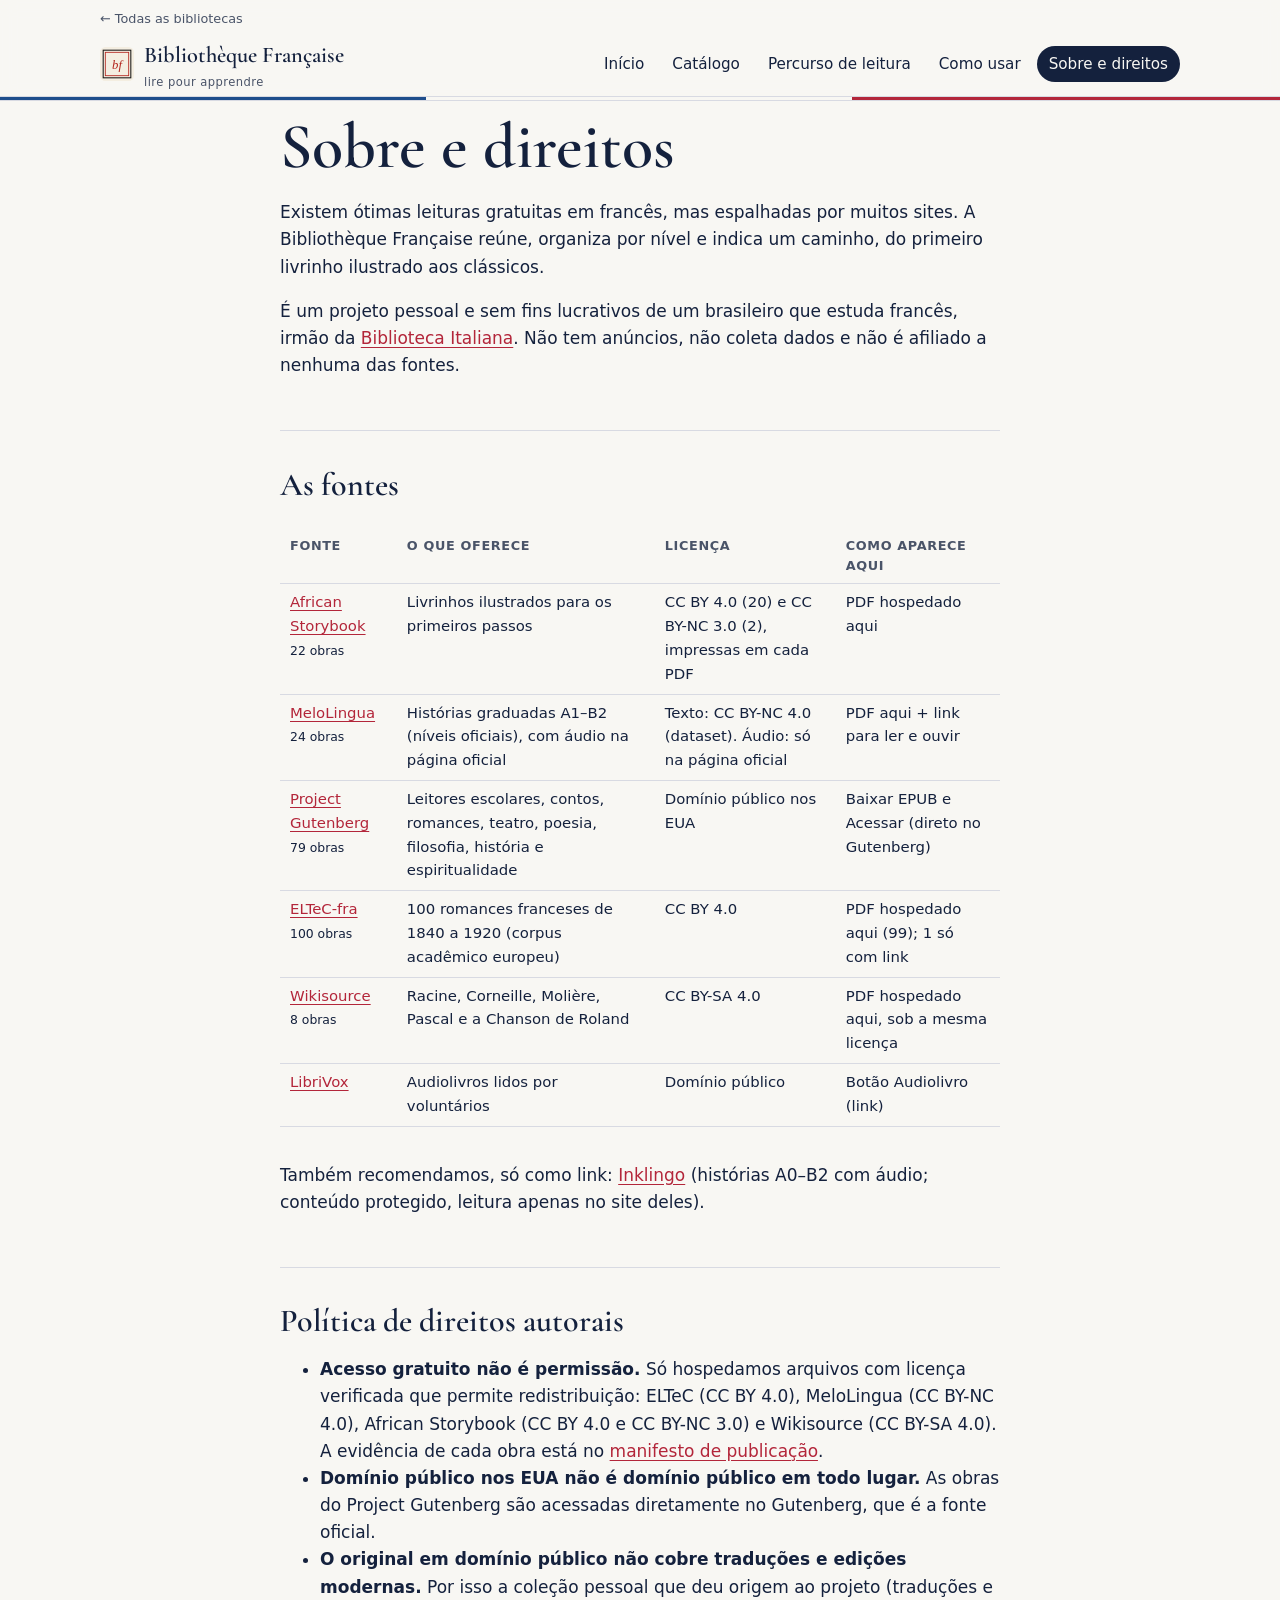
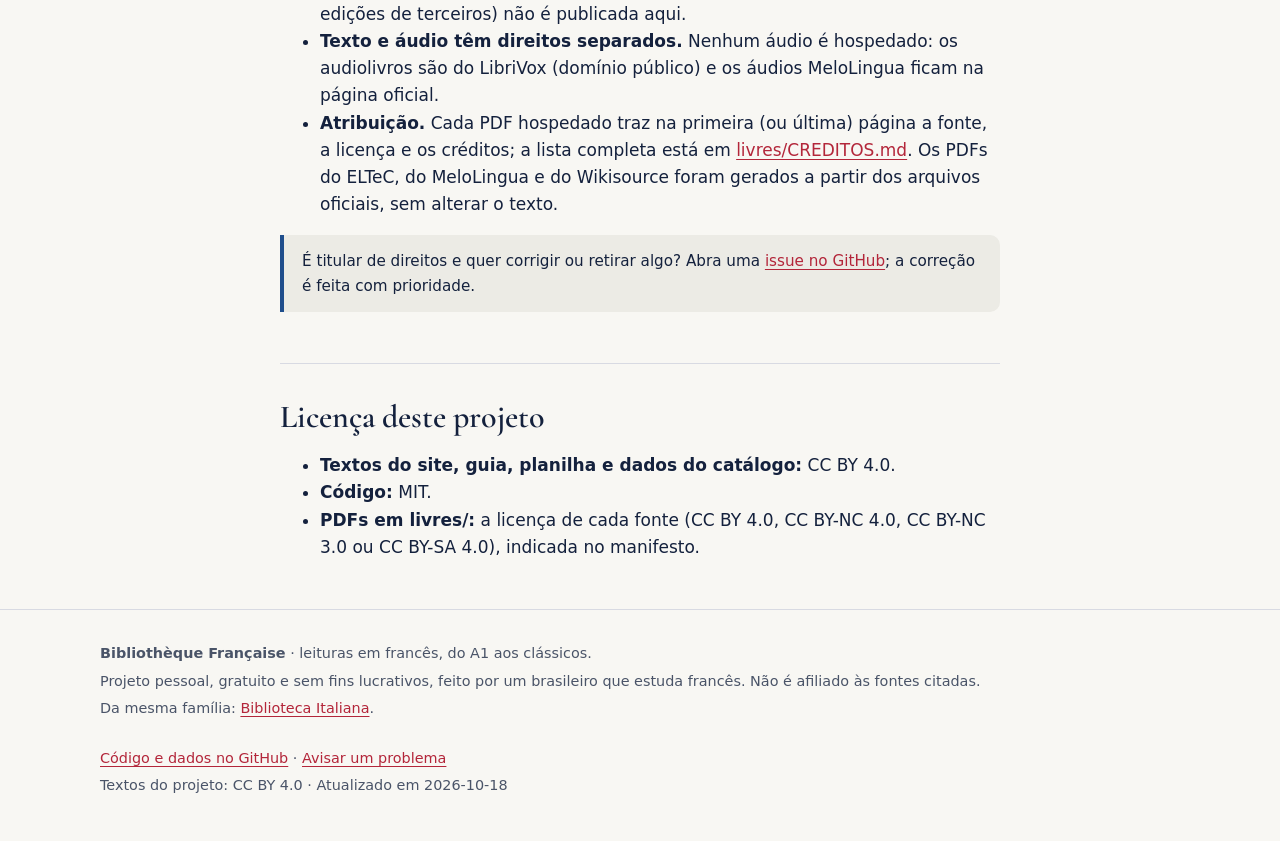
<file: docs/sobre.html>
<!doctype html>
<html lang="pt-BR">
<head>
<meta charset="utf-8">
<meta name="viewport" content="width=device-width, initial-scale=1">
<title>Sobre o projeto e direitos autorais · Bibliothèque Française</title>
<meta name="description" content="Fontes, licenças e a política de direitos autorais da Bibliothèque Française.">
<link rel="canonical" href="https://oaleffemanuel.github.io/biblioth-que-fran-aise/sobre.html">
<meta property="og:url" content="https://oaleffemanuel.github.io/biblioth-que-fran-aise/sobre.html">
<meta property="og:type" content="website">
<meta property="og:site_name" content="Bibliothèque Française">
<meta property="og:title" content="Sobre o projeto e direitos autorais · Bibliothèque Française">
<meta property="og:description" content="Fontes, licenças e a política de direitos autorais da Bibliothèque Française.">
<meta property="og:image" content="https://oaleffemanuel.github.io/biblioth-que-fran-aise/assets/og.png">
<meta property="og:locale" content="pt_BR">
<meta name="twitter:card" content="summary_large_image">
<meta name="theme-color" content="#14213d">
<link rel="icon" href="assets/favicon.svg" type="image/svg+xml">
<link rel="preconnect" href="https://fonts.googleapis.com">
<link rel="preconnect" href="https://fonts.gstatic.com" crossorigin>
<link href="https://fonts.googleapis.com/css2?family=Cormorant+Garamond:ital,wght@0,500;0,600;1,500;1,600&display=swap" rel="stylesheet">
<link rel="stylesheet" href="assets/style.css?v=d7c289f2">
</head>
<body>
<a class="skip" href="#conteudo">Pular para o conteúdo</a>
<header class="site-header">
<div class="eco"><a href="https://lg.korium.co/">← Todas as bibliotecas</a></div>
<div class="wrap">
<a class="brand" href="./"><img src="assets/favicon.svg" alt="" width="34" height="34"><span>Bibliothèque Française<small>lire pour apprendre</small></span></a>
<button class="nav-toggle" type="button" id="nav-toggle" aria-expanded="false" aria-controls="menu" hidden>Menu</button>
<nav class="nav" id="menu" aria-label="Principal"><a href="./">Início</a><a href="catalogo.html">Catálogo</a><a href="plano.html">Percurso de leitura</a><a href="guia.html">Como usar</a><a href="sobre.html" aria-current="page">Sobre e direitos</a></nav>
</div></header>
<main id="conteudo">
<div class="wrap narrow prose">
<h1>Sobre e direitos</h1>
<p class="lead">Existem ótimas leituras gratuitas em francês, mas espalhadas por muitos sites. A Bibliothèque Française reúne, organiza por nível e indica um caminho, do primeiro livrinho ilustrado aos clássicos.</p>
<p>É um projeto pessoal e sem fins lucrativos de um brasileiro que estuda francês, irmão da <a href="https://oaleffemanuel.github.io/biblioteca-italiana/">Biblioteca Italiana</a>. Não tem anúncios, não coleta dados e não é afiliado a nenhuma das fontes.</p>
<h2>As fontes</h2>
<div class="table-scroll"><table><thead><tr><th>Fonte</th><th>O que oferece</th><th>Licença</th><th>Como aparece aqui</th></tr></thead><tbody><tr><td><a href="https://www.africanstorybook.org">African Storybook</a><br><small>22 obras</small></td><td>Livrinhos ilustrados para os primeiros passos</td><td>CC BY 4.0 (20) e CC BY-NC 3.0 (2), impressas em cada PDF</td><td>PDF hospedado aqui</td></tr><tr><td><a href="https://melolingua.com/learn-french">MeloLingua</a><br><small>24 obras</small></td><td>Histórias graduadas A1–B2 (níveis oficiais), com áudio na página oficial</td><td>Texto: CC BY-NC 4.0 (dataset). Áudio: só na página oficial</td><td>PDF aqui + link para ler e ouvir</td></tr><tr><td><a href="https://www.gutenberg.org">Project Gutenberg</a><br><small>79 obras</small></td><td>Leitores escolares, contos, romances, teatro, poesia, filosofia, história e espiritualidade</td><td>Domínio público nos EUA</td><td>Baixar EPUB e Acessar (direto no Gutenberg)</td></tr><tr><td><a href="https://github.com/COST-ELTeC/ELTeC-fra">ELTeC-fra</a><br><small>100 obras</small></td><td>100 romances franceses de 1840 a 1920 (corpus acadêmico europeu)</td><td>CC BY 4.0</td><td>PDF hospedado aqui (99); 1 só com link</td></tr><tr><td><a href="https://fr.wikisource.org">Wikisource</a><br><small>8 obras</small></td><td>Racine, Corneille, Molière, Pascal e a Chanson de Roland</td><td>CC BY-SA 4.0</td><td>PDF hospedado aqui, sob a mesma licença</td></tr><tr><td><a href="https://librivox.org">LibriVox</a><br><small> </small></td><td>Audiolivros lidos por voluntários</td><td>Domínio público</td><td>Botão Audiolivro (link)</td></tr></tbody></table></div>
<p>Também recomendamos, só como link: <a href="https://www.inklingo.app/french/stories/">Inklingo</a> (histórias A0–B2 com áudio; conteúdo protegido, leitura apenas no site deles).</p>
<h2 id="direitos">Política de direitos autorais</h2>
<ul><li><b>Acesso gratuito não é permissão.</b> Só hospedamos arquivos com licença verificada que permite redistribuição: ELTeC (CC BY 4.0), MeloLingua (CC BY-NC 4.0), African Storybook (CC BY 4.0 e CC BY-NC 3.0) e Wikisource (CC BY-SA 4.0). A evidência de cada obra está no <a href="donnees/manifesto.csv">manifesto de publicação</a>.</li>
<li><b>Domínio público nos EUA não é domínio público em todo lugar.</b> As obras do Project Gutenberg são acessadas diretamente no Gutenberg, que é a fonte oficial.</li>
<li><b>O original em domínio público não cobre traduções e edições modernas.</b> Por isso a coleção pessoal que deu origem ao projeto (traduções e edições de terceiros) não é publicada aqui.</li>
<li><b>Texto e áudio têm direitos separados.</b> Nenhum áudio é hospedado: os audiolivros são do LibriVox (domínio público) e os áudios MeloLingua ficam na página oficial.</li>
<li><b>Atribuição.</b> Cada PDF hospedado traz na primeira (ou última) página a fonte, a licença e os créditos; a lista completa está em <a href="livres/CREDITOS.md">livres/CREDITOS.md</a>. Os PDFs do ELTeC, do MeloLingua e do Wikisource foram gerados a partir dos arquivos oficiais, sem alterar o texto.</li></ul>
<p class="note">É titular de direitos e quer corrigir ou retirar algo? Abra uma <a href="https://github.com/oaleffemanuel/biblioth-que-fran-aise/issues">issue no GitHub</a>; a correção é feita com prioridade.</p>
<h2>Licença deste projeto</h2>
<ul><li><b>Textos do site, guia, planilha e dados do catálogo:</b> CC BY 4.0.</li>
<li><b>Código:</b> MIT.</li>
<li><b>PDFs em livres/:</b> a licença de cada fonte (CC BY 4.0, CC BY-NC 4.0, CC BY-NC 3.0 ou CC BY-SA 4.0), indicada no manifesto.</li></ul>
</div>
</main>
<footer class="site-footer"><div class="wrap">
<div><p><b>Bibliothèque Française</b> · leituras em francês, do A1 aos clássicos.</p>
<p>Projeto pessoal, gratuito e sem fins lucrativos, feito por um brasileiro que estuda francês. Não é afiliado às fontes citadas.</p>
<p>Da mesma família: <a href="https://oaleffemanuel.github.io/biblioteca-italiana/">Biblioteca Italiana</a>.</p></div>
<div><p><a href="https://github.com/oaleffemanuel/biblioth-que-fran-aise">Código e dados no GitHub</a> · <a href="https://github.com/oaleffemanuel/biblioth-que-fran-aise/issues">Avisar um problema</a></p>
<p>Textos do projeto: CC BY 4.0 · Atualizado em 2026-10-18</p></div>
</div></footer>
<script src="assets/app.js?v=d7c289f2" defer></script>
</body>
</html>
</file>
<file: docs/assets/style.css>
/* Bibliothèque Française — papier blanc, encre bleu marine, rouge d'édition */
:root {
  --paper: #f8f7f3;
  --paper-2: #ecebe5;
  --card: #ffffff;
  --ink: #14213d;
  --ink-2: #4a5468;
  --line: #d8dae2;
  --accent: #b3263a;
  --accent-ink: #fff;
  --green: #1f4e8c;
  --ochre: #a8823a;
  --bleu: #1f4e8c;
  --t1: #1f4e8c; --t2: #2f6eb0; --t3: #56709e; --t4: #7d4c78;
  --t5: #b3263a; --t6: #14213d; --t7: #14213d;
  --radius: 6px;
  --shadow: 0 1px 2px rgba(20, 33, 61, .06), 0 6px 18px rgba(20, 33, 61, .05);
  --serif: "Cormorant Garamond", "Garamond", "Iowan Old Style", Georgia, serif;
  --sans: system-ui, -apple-system, "Segoe UI", Roboto, "Helvetica Neue", Arial, sans-serif;
  color-scheme: light;
}
@media (prefers-color-scheme: dark) {
  :root {
    --paper: #0f1626; --paper-2: #18223a; --card: #172038; --ink: #eef0f5; --ink-2: #aab3c5;
    --line: #2b3755; --accent: #e8606f; --accent-ink: #0f1626; --green: #8fb3ea; --ochre: #d8b46a; --bleu: #8fb3ea;
    --t1: #8fb3ea; --t2: #7ec3e8; --t3: #a9b8dc; --t4: #d3a3cf; --t5: #e8606f; --t6: #eef0f5; --t7: #eef0f5;
    color-scheme: dark;
  }
}
* { box-sizing: border-box; }
[hidden] { display: none !important; }
html { scroll-behavior: smooth; }
body { margin: 0; background: var(--paper); color: var(--ink); font: 17px/1.6 var(--sans); -webkit-font-smoothing: antialiased; }
img, svg { max-width: 100%; }
p, li, td, th, h1, h2, h3 { overflow-wrap: break-word; }
a { color: var(--accent); text-underline-offset: 3px; }
a:hover { text-decoration-thickness: 2px; }
:focus-visible { outline: 3px solid var(--ochre); outline-offset: 2px; border-radius: 6px; }
h1, h2, h3 { font-family: var(--serif); line-height: 1.12; font-weight: 600; letter-spacing: 0; }
h1 { font-size: clamp(2.5rem, 6vw, 4rem); margin: .15em 0 .25em; }
h2 { font-size: clamp(1.5rem, 3vw, 2rem); margin: 1.6em 0 .5em; }
h3 { font-size: 1.2rem; margin: 0 0 .25em; }
.wrap { max-width: 1120px; margin: 0 auto; padding-inline: 20px; }
.narrow { max-width: 760px; }
.skip { position: absolute; left: -999px; top: 8px; background: var(--ink); color: var(--paper); padding: 8px 14px; border-radius: 8px; z-index: 10; }
.skip:focus { left: 8px; }

/* cabeçalho */
.site-header { border-bottom: 1px solid var(--line); background: color-mix(in srgb, var(--paper) 92%, transparent); position: sticky; top: calc(-1 * var(--eco, 0px)); z-index: 5; backdrop-filter: blur(8px); }
.site-header::after { content: ""; display: block; height: 3px; background: linear-gradient(90deg, var(--bleu) 0 33.3%, var(--paper) 33.3% 66.6%, var(--accent) 66.6%); border-top: 1px solid var(--line); }
.site-header .wrap { display: flex; align-items: center; gap: 18px; min-height: 64px; flex-wrap: wrap; }
.brand { display: flex; align-items: center; gap: 10px; color: var(--ink); text-decoration: none; font-family: var(--serif); font-weight: 600; font-size: 1.4rem; }
.brand img { width: 34px; height: 34px; }
.brand small { display: block; font-family: var(--sans); font-weight: 400; font-size: .72rem; color: var(--ink-2); letter-spacing: .04em; }
.nav { display: flex; gap: 4px; margin-left: auto; flex-wrap: wrap; }
.nav a { color: var(--ink); text-decoration: none; padding: 6px 12px; border-radius: 999px; font-size: .95rem; }
.nav a:hover { background: var(--paper-2); }
.nav a[aria-current="page"] { background: var(--ink); color: var(--paper); }
.nav-toggle, .filters-toggle { display: none; }
/* ligação com o portal das bibliotecas */
.eco { max-width: 1120px; margin: 0 auto; padding: 6px 20px 0; font-size: .8rem; line-height: 1.4; }
.eco a { display: inline-block; padding: 4px 0; color: var(--ink-2); text-decoration: none; }
.eco a:hover { color: var(--accent); text-decoration: underline; }

/* hero */
.hero { padding: 56px 0 28px; }
.hero .kicker { font-family: var(--serif); font-style: italic; color: var(--accent); font-size: 1.35rem; margin: 0; }
.hero p.lead { font-size: 1.2rem; color: var(--ink-2); max-width: 640px; }
.stats { display: flex; gap: 28px; flex-wrap: wrap; margin: 26px 0 8px; padding: 0; list-style: none; }
.stats li { font-size: .92rem; color: var(--ink-2); }
.stats b { display: block; font-family: var(--serif); font-size: 2.3rem; color: var(--ink); line-height: 1.1; }
.cta { display: flex; gap: 12px; flex-wrap: wrap; margin-top: 22px; }
.btn { display: inline-flex; align-items: center; gap: 8px; padding: 10px 18px; border-radius: 999px; border: 1px solid var(--ink); background: var(--ink); color: var(--paper); text-decoration: none; font: 600 .95rem var(--sans); cursor: pointer; }
.btn:hover { filter: brightness(1.15); }
.btn.ghost { background: transparent; color: var(--ink); }
.btn.accent { background: var(--accent); border-color: var(--accent); color: var(--accent-ink); }
.btn.small { padding: 6px 12px; font-size: .85rem; }

/* tappe (o percurso) */
.tappe { display: grid; grid-template-columns: repeat(auto-fill, minmax(min(240px, 100%), 1fr)); gap: 14px; margin: 18px 0; }
.tappa { position: relative; display: block; padding: 18px 18px 16px 22px; background: var(--card); border: 1px solid var(--line); border-radius: var(--radius); text-decoration: none; color: var(--ink); box-shadow: var(--shadow); overflow: hidden; transition: transform .15s; }
.tappa::before { content: ""; position: absolute; left: 0; top: 0; bottom: 0; width: 6px; background: var(--c); }
.tappa:hover { transform: translateY(-2px); }
.tappa .num { font: 600 .78rem var(--sans); letter-spacing: .08em; text-transform: uppercase; color: var(--c); }
.tappa h3 { font-size: 1.25rem; margin: 2px 0 2px; font-style: italic; }
.tappa .lvl { font-size: .88rem; font-weight: 600; }
.tappa p { margin: .4em 0 0; font-size: .93rem; color: var(--ink-2); }
.tappa .count { margin-top: 10px; font-size: .85rem; color: var(--ink-2); }
.obra { --c: var(--t5); }
.c1 { --c: var(--t1); } .c2 { --c: var(--t2); } .c3 { --c: var(--t3); } .c4 { --c: var(--t4); }
.c5 { --c: var(--t5); } .c6 { --c: var(--t6); } .c7 { --c: var(--t7); }

.steps { display: grid; grid-template-columns: repeat(auto-fit, minmax(min(220px, 100%), 1fr)); gap: 18px; counter-reset: s; padding: 0; list-style: none; }
.steps li { background: var(--paper-2); border-radius: var(--radius); padding: 18px; }
.steps li::before { counter-increment: s; content: counter(s); display: inline-grid; place-items: center; width: 30px; height: 30px; border-radius: 50%; background: var(--accent); color: var(--accent-ink); font-weight: 700; margin-bottom: 8px; }
.downloads { display: grid; grid-template-columns: repeat(auto-fit, minmax(min(280px, 100%), 1fr)); gap: 16px; }
.dl { background: var(--card); border: 1px solid var(--line); border-radius: var(--radius); padding: 20px; box-shadow: var(--shadow); }
.dl h3 { margin-bottom: .3em; }
.dl p { margin: 0 0 14px; color: var(--ink-2); font-size: .95rem; }
.note { background: var(--paper-2); border-left: 4px solid var(--green); padding: 14px 18px; border-radius: 0 10px 10px 0; font-size: .95rem; }
.note.warn { border-color: var(--ochre); }

/* catálogo */
.filters { position: sticky; top: var(--topo, 64px); z-index: 4; background: var(--paper); padding: 14px 0 10px; border-bottom: 1px solid var(--line); }
.search { display: flex; gap: 10px; flex-wrap: wrap; align-items: center; }
.search input[type=search] { flex: 1 1 260px; padding: 11px 16px; border-radius: 999px; border: 1px solid var(--line); background: var(--card); color: var(--ink); font: inherit; }
.search select { padding: 10px 12px; border-radius: 999px; border: 1px solid var(--line); background: var(--card); color: var(--ink); font: inherit; font-size: .92rem; }
.chips { display: flex; gap: 6px; flex-wrap: wrap; margin-top: 10px; }
.chip-btn { border: 1px solid var(--line); background: var(--card); color: var(--ink); padding: 5px 12px; border-radius: 999px; font: 500 .86rem var(--sans); cursor: pointer; }
.chip-btn[aria-pressed="true"] { background: var(--c, var(--ink)); border-color: var(--c, var(--ink)); color: var(--paper); }
.toggles { display: flex; gap: 16px; flex-wrap: wrap; margin-top: 8px; font-size: .9rem; color: var(--ink-2); align-items: center; }
.toggles label { display: inline-flex; gap: 6px; align-items: center; cursor: pointer; }
.result-bar { display: flex; justify-content: space-between; align-items: center; gap: 12px; flex-wrap: wrap; margin: 14px 0; color: var(--ink-2); font-size: .92rem; }
.grid { display: grid; grid-template-columns: repeat(auto-fill, minmax(min(300px, 100%), 1fr)); gap: 14px; padding-bottom: 40px; }
.obra { background: var(--card); border: 1px solid var(--line); outline: 1px solid color-mix(in srgb, var(--c) 35%, transparent); outline-offset: -5px; border-radius: var(--radius); padding: 16px 16px 14px; display: flex; flex-direction: column; gap: 6px; box-shadow: var(--shadow); }
.obra.flash { outline: 3px solid var(--ochre); }
.obra .top { display: flex; gap: 6px; flex-wrap: wrap; align-items: center; }
.tag { display: inline-flex; align-items: center; gap: 4px; font-size: .76rem; font-weight: 600; padding: 2px 9px; border-radius: 999px; background: var(--paper-2); color: var(--ink-2); }
.tag.t { background: var(--c); color: var(--paper); }
.tag.audio { color: var(--green); }
.tag.dl-tag { color: var(--accent); }
.obra h3 { margin-top: 2px; font-size: 1.45rem; color: var(--ink); }
.obra .autor { margin: 0; color: var(--ink-2); font-size: .93rem; }
.obra .meta { margin: 0; font-size: .85rem; color: var(--ink-2); }
.obra .acts { display: flex; gap: 8px; flex-wrap: wrap; margin-top: auto; padding-top: 8px; align-items: center; }
.mark { border: 1px solid var(--line); background: transparent; color: var(--ink-2); border-radius: 999px; padding: 5px 10px; font: 500 .82rem var(--sans); cursor: pointer; }
.mark[aria-pressed="true"] { background: var(--green); border-color: var(--green); color: var(--paper); }
.mark.want[aria-pressed="true"] { background: var(--ochre); border-color: var(--ochre); }
.empty { text-align: center; padding: 40px; color: var(--ink-2); }
.verify { font-size: .8rem; color: var(--ochre); margin: 0; }

/* plano / texto longo */
.prose h2 { border-top: 1px solid var(--line); padding-top: 1.1em; }
.prose table { width: 100%; border-collapse: collapse; font-size: .93rem; margin: 10px 0 18px; }
.prose th, .prose td { text-align: left; padding: 7px 10px; border-bottom: 1px solid var(--line); vertical-align: top; }
.prose th { font-size: .8rem; text-transform: uppercase; letter-spacing: .05em; color: var(--ink-2); }
.table-scroll { overflow-x: auto; }
.tappa-head { display: flex; align-items: baseline; gap: 12px; flex-wrap: wrap; }
.tappa-head .tag { font-size: .85rem; }
.box { background: var(--card); border: 1px solid var(--line); border-radius: var(--radius); padding: 16px 20px; margin: 14px 0; }
.two { display: grid; grid-template-columns: repeat(auto-fit, minmax(min(260px, 100%), 1fr)); gap: 14px; }
details { background: var(--card); border: 1px solid var(--line); border-radius: 10px; padding: 12px 16px; margin: 8px 0; }
summary { cursor: pointer; font-weight: 600; }

footer.site-footer { border-top: 1px solid var(--line); margin-top: 48px; padding: 28px 0 40px; color: var(--ink-2); font-size: .9rem; }
footer .wrap { display: flex; justify-content: space-between; gap: 18px; flex-wrap: wrap; }
footer p { margin: .3em 0; }

/* telas baixas (celular deitado): cabeçalho e filtros fixos cobririam toda a tela */
@media (max-height: 600px) { .site-header, .filters { position: static; } }

/* toque: sem efeito de hover preso e sem animação de elevação */
@media (hover: none) { .tappa:hover { transform: none; } }

/* telas estreitas: menu em lista, filtros fora do fluxo fixo, alvos de toque de 40 px ou mais */
@media (max-width: 640px) {
  body { font-size: 16px; }
  .wrap { padding-inline: 16px; }
  .eco { padding: 4px 16px 0; }
  .eco a { padding: 8px 0 2px; }
  .site-header { position: static; backdrop-filter: none; }
  .site-header .wrap { gap: 10px; min-height: 60px; }
  .brand { flex: 1; min-width: 0; font-size: 1.05rem; }
  .nav-toggle { display: inline-flex; align-items: center; justify-content: center; min-height: 44px; min-width: 44px; padding: 0 14px; border: 1px solid var(--line); border-radius: var(--radius); background: var(--card); color: var(--ink); font: 600 .95rem var(--sans); cursor: pointer; }
  .nav-toggle[aria-expanded="true"] { background: var(--ink); color: var(--paper); border-color: var(--ink); }
  .nav { width: 100%; margin: 0 0 10px; flex-direction: column; gap: 0; border: 1px solid var(--line); border-radius: var(--radius); background: var(--card); overflow: hidden; }
  .nav.closed { display: none; }
  .nav a { display: block; padding: 13px 16px; min-height: 48px; border-radius: 0; border-top: 1px solid var(--line); font-size: 1rem; }
  .nav a:first-child { border-top: 0; }
  .nav a:hover { background: var(--paper-2); }
  .nav a[aria-current="page"] { background: var(--paper-2); color: var(--ink); font-weight: 600; box-shadow: inset 4px 0 var(--accent); }
  .hero { padding-top: 32px; }
  .stats { gap: 18px 24px; }
  .btn { min-height: 44px; }
  .btn.small, .mark { min-height: 40px; padding: 8px 14px; }
  .filters { position: static; padding: 12px 0 10px; }
  .search input[type=search] { flex: 1 1 100%; min-height: 44px; }
  .search select { flex: 1 1 40%; min-height: 44px; }
  .filters-toggle { display: inline-flex; align-items: center; justify-content: center; width: 100%; min-height: 44px; margin-top: 10px; padding: 0 14px; border: 1px solid var(--line); border-radius: 999px; background: var(--card); color: var(--ink); font: 600 .92rem var(--sans); cursor: pointer; }
  .filters-toggle[aria-expanded="true"] { background: var(--paper-2); }
  .filters-more.closed { display: none; }
  .chip-btn { min-height: 40px; padding: 8px 14px; }
  .toggles { gap: 8px 16px; }
  .toggles label { min-height: 40px; }
  .toggles input[type=checkbox] { width: 20px; height: 20px; margin: 0; }
  .result-bar { align-items: flex-start; }
  .result-bar > span:last-child { display: flex; gap: 8px; flex-wrap: wrap; }
  .obra .acts { gap: 8px; }
}
@media (prefers-reduced-motion: reduce) { * { transition: none !important; scroll-behavior: auto !important; } }
</file>
